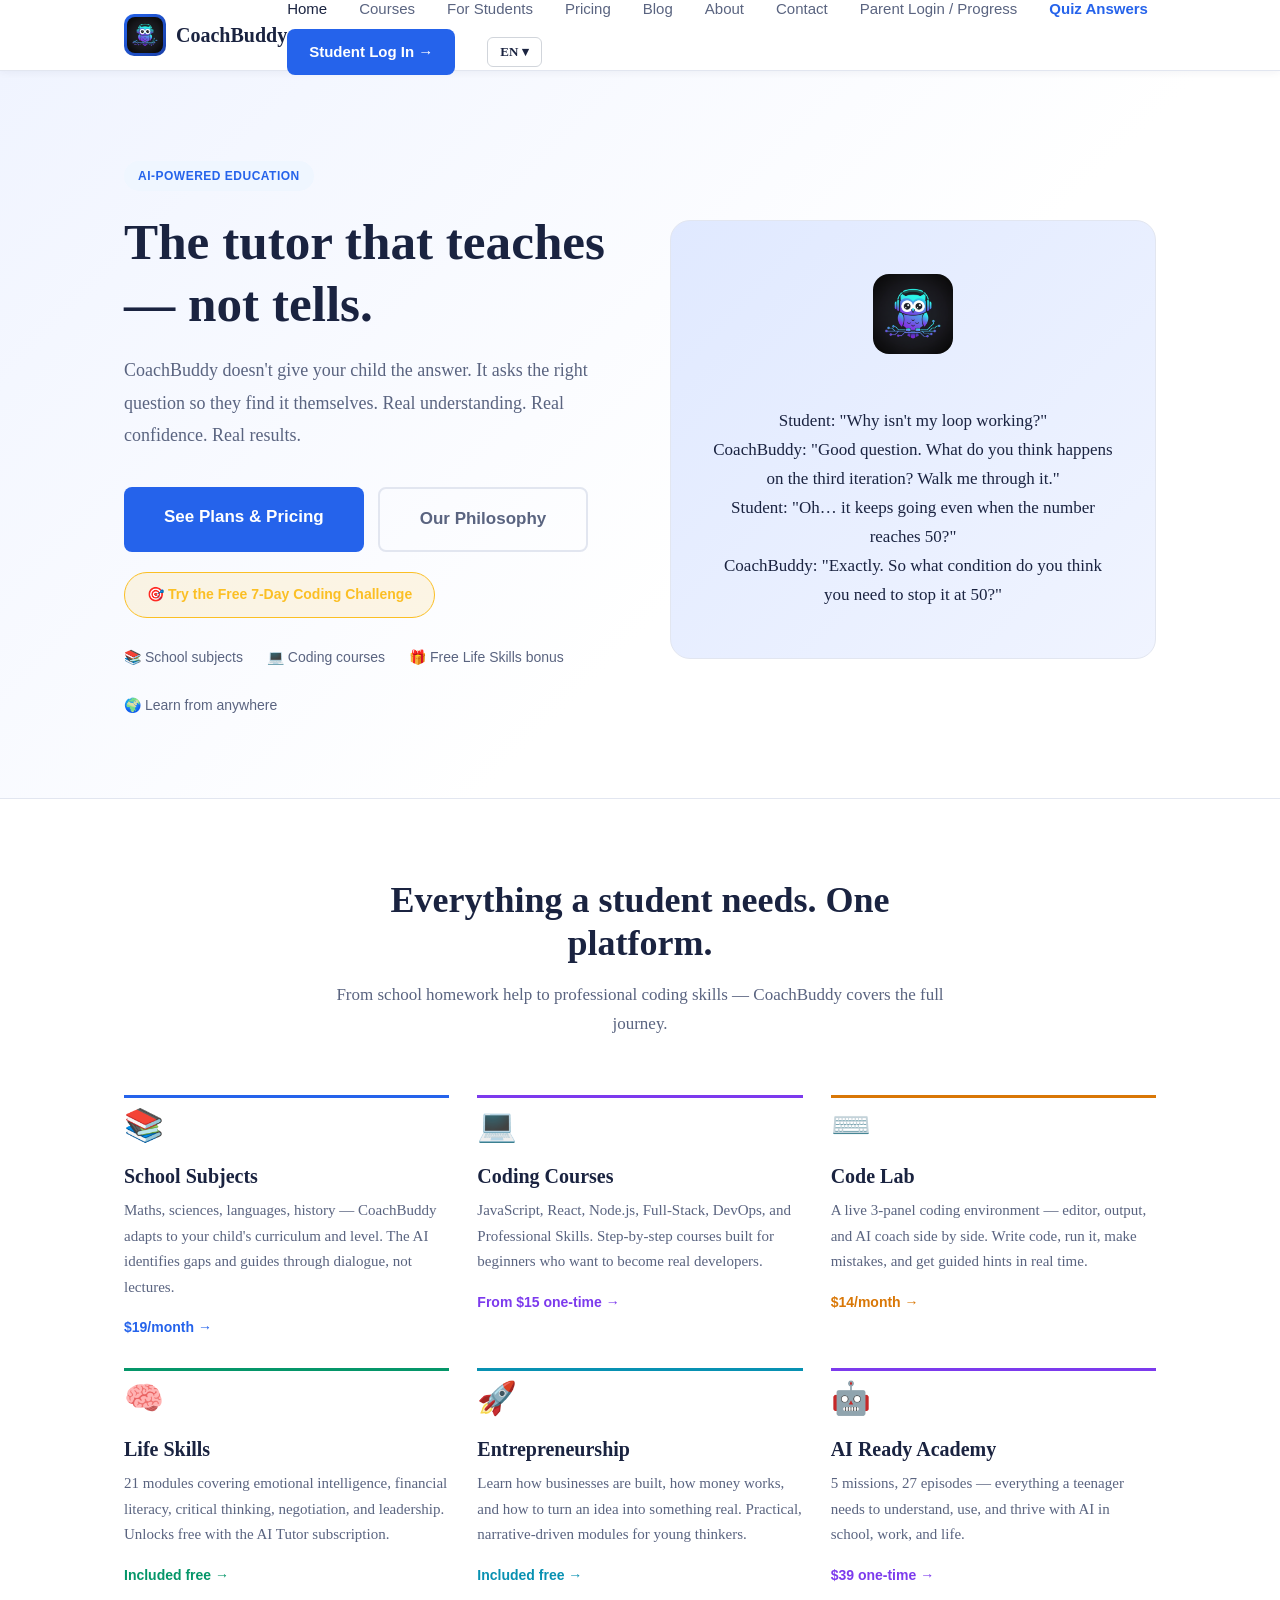
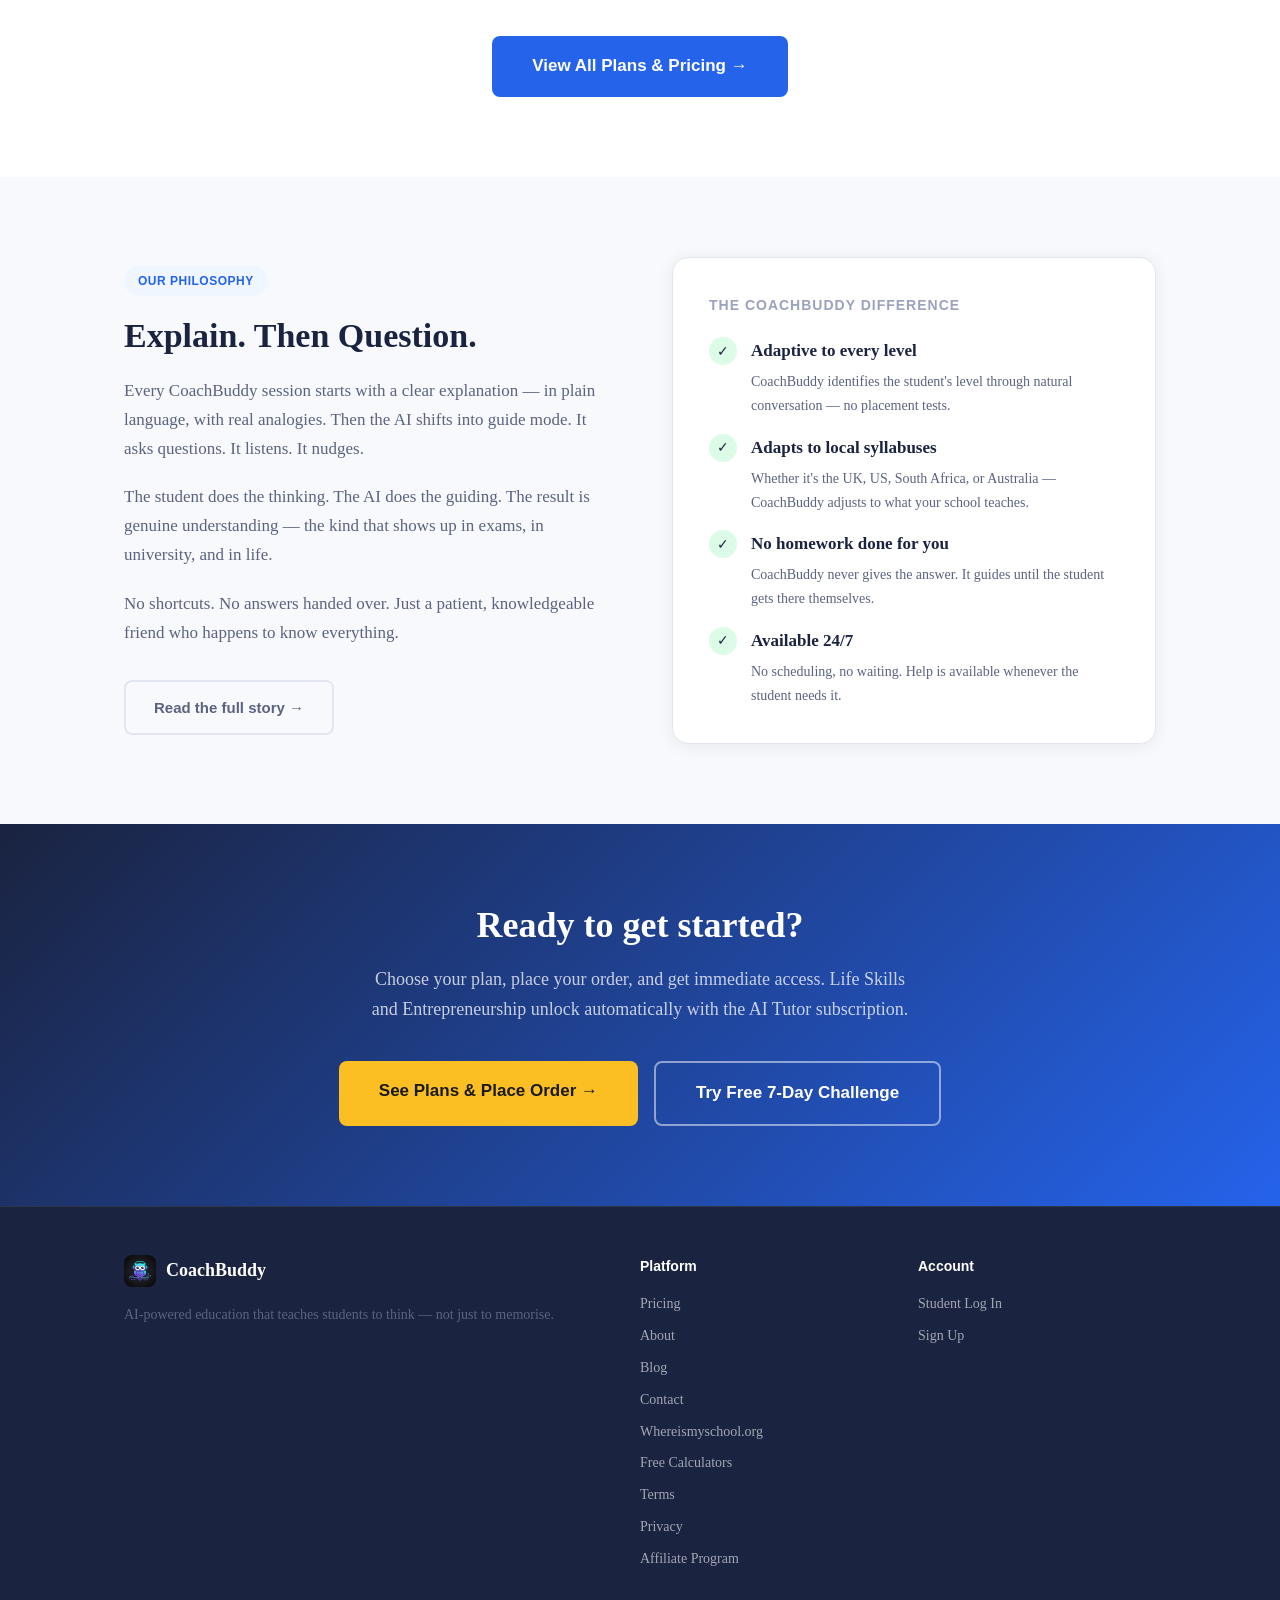
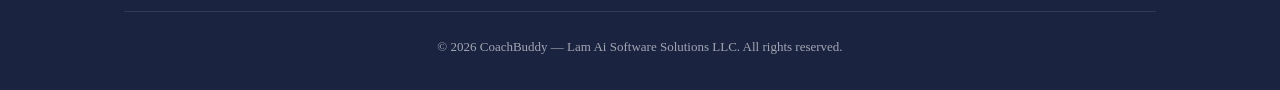
<file: index.html>
<!DOCTYPE html>
<!-- v=1778816600 -->
<html lang="en">
<head>
  <meta charset="UTF-8" />
  <meta name="viewport" content="width=device-width, initial-scale=1.0" />
  <title>CoachBuddy — AI Tutoring That Teaches You to Think</title>
  <meta name="description" content="CoachBuddy is an AI-powered tutoring platform that guides students to find answers themselves. School subjects, coding courses, and life skills." />
  <link rel="stylesheet" href="style.css" />
<script>window.lemonSqueezyAffiliateConfig = { store: "lamaisoftware" };</script>
<script src="https://lmsqueezy.com/affiliate.js" defer></script>
<script src="translations.js"></script>
<script src="i18n.js"></script>
  <meta property="og:title" content="CoachBuddy — AI Tutoring That Teaches You to Think" />
  <meta property="og:description" content="CoachBuddy is an AI-powered tutoring platform that guides students to find answers themselves. School subjects, coding courses, and life skills." />
  <meta property="og:type" content="website" />
  <meta property="og:url" content="https://coachbuddy.dev" />
  <meta property="og:image" content="https://coachbuddy.dev/logo.png" />
  <meta property="og:site_name" content="CoachBuddy" />
  <meta name="twitter:card" content="summary_large_image" />
  <meta name="twitter:title" content="CoachBuddy — AI Tutoring That Teaches You to Think" />
  <meta name="twitter:description" content="CoachBuddy is an AI-powered tutoring platform that guides students to find answers themselves. School subjects, coding courses, and life skills." />
  <meta name="twitter:image" content="https://coachbuddy.dev/logo.png" />
  <link rel="canonical" href="https://coachbuddy.dev" />
  <script type="application/ld+json">
  {
    "@context": "https://schema.org",
    "@type": "Organization",
    "name": "CoachBuddy",
    "url": "https://coachbuddy.dev",
    "logo": "https://coachbuddy.dev/logo.png",
    "description": "AI-powered tutoring platform that guides students to find answers themselves using the Socratic method.",
    "sameAs": [
      "https://www.facebook.com/coachbuddy",
      "https://www.youtube.com/@coachbuddy"
    ]
  }
  </script>
  <script type="application/ld+json">
  {
    "@context": "https://schema.org",
    "@type": "WebSite",
    "name": "CoachBuddy",
    "url": "https://coachbuddy.dev",
    "description": "AI tutoring that teaches students to think, not just memorize. School subjects, coding, and life skills.",
    "potentialAction": {
      "@type": "SearchAction",
      "target": "https://coachbuddy.dev/courses.html?q={search_term_string}",
      "query-input": "required name=search_term_string"
    }
  }
  </script>
<link rel="icon" type="image/png" sizes="32x32" href="/favicon-32.png">
<link rel="icon" href="/favicon.ico" sizes="any">
<link rel="apple-touch-icon" href="/apple-touch-icon.png">
</head>
<body>

<!-- NAV -->
<nav>
  <div class="nav-inner">
    <a class="nav-logo" href="index.html">
      <div class="logo-icon"><img src="logo.png" alt="CoachBuddy" style="width:36px;height:36px;object-fit:contain;border-radius:8px;"></div>
      <span>CoachBuddy</span>
    </a>
    <div class="nav-links" id="navLinks">
      <a href="index.html" class="active" data-i18n="nav.home">Home</a>
      <a href="courses.html" data-i18n="nav.courses">Courses</a>
      <a href="students.html" data-i18n="nav.students">For Students</a>
      <a href="order.html" data-i18n="nav.pricing">Pricing</a>
      <a href="blog.html" data-i18n="nav.blog">Blog</a>
      <a href="about.html" data-i18n="nav.about">About</a>
      <a href="contact.html" data-i18n="nav.contact">Contact</a>
      <a href="https://elevate-u-ceda8d9f.base44.app/parent-dashboard" target="_blank" data-i18n="nav.parent">Parent Login / Progress</a>
      <a href="quiz/" style="font-weight:700;color:#2563eb;">Quiz Answers</a>
      <a href="https://elevate-u-ceda8d9f.base44.app/subjects" class="nav-cta" target="_blank" data-i18n="nav.student_login">Student Log In →</a>
      <div class="cb-lang-switcher" id="cbLangSwitcher" style="position:relative;">
        <button id="cbLangCurrent" onclick="cbToggleLangMenu()" style="background:none;border:1px solid #d1d5db;border-radius:6px;padding:6px 12px;font-size:13px;font-weight:600;cursor:pointer;color:inherit;font-family:inherit;">EN ▾</button>
        <div id="cbLangMenu" style="display:none;position:absolute;top:calc(100% + 6px);right:0;background:#fff;border:1px solid #e2e6f0;border-radius:8px;box-shadow:0 8px 24px rgba(0,0,0,0.12);min-width:150px;z-index:1000;overflow:hidden;">
          <a class="cb-lang-option" data-lang="en" onclick="cbSetLang('en')" style="display:block;padding:10px 16px;font-size:14px;color:#1e293b;text-decoration:none;cursor:pointer;">English</a>
          <a class="cb-lang-option" data-lang="fr" onclick="cbSetLang('fr')" style="display:block;padding:10px 16px;font-size:14px;color:#1e293b;text-decoration:none;cursor:pointer;">Français</a>
          <a class="cb-lang-option" data-lang="es" onclick="cbSetLang('es')" style="display:block;padding:10px 16px;font-size:14px;color:#1e293b;text-decoration:none;cursor:pointer;">Español</a>
          <a class="cb-lang-option" data-lang="vi" onclick="cbSetLang('vi')" style="display:block;padding:10px 16px;font-size:14px;color:#1e293b;text-decoration:none;cursor:pointer;">Tiếng Việt</a>
          <a class="cb-lang-option" data-lang="zh" onclick="cbSetLang('zh')" style="display:block;padding:10px 16px;font-size:14px;color:#1e293b;text-decoration:none;cursor:pointer;">中文</a>
        </div>
      </div>
    </div>
    <button class="hamburger" id="hamburger" aria-label="Menu">
      <span></span><span></span><span></span>
    </button>
  </div>
</nav>

<!-- HERO -->
<section class="hero">
  <div class="container">
    <div class="hero-inner">
      <div>
        <span class="hero-tag" data-i18n="hero.tag">AI-Powered Education</span>
        <h1 data-i18n="hero.title">The tutor that teaches — not tells.</h1>
        <p data-i18n="hero.subtitle">CoachBuddy doesn't give your child the answer. It asks the right question so they find it themselves. Real understanding. Real confidence. Real results.</p>
        <div class="hero-btns">
          <a href="order.html" class="btn btn-primary btn-lg" data-i18n="hero.btn_pricing">See Plans &amp; Pricing</a>
          <a href="about.html" class="btn btn-outline btn-lg" data-i18n="hero.btn_philosophy">Our Philosophy</a>
        </div>
        <div style="margin-top:20px;">
          <a href="https://elevate-u-ceda8d9f.base44.app/register" style="display:inline-flex;align-items:center;gap:8px;background:rgba(251,191,36,0.12);border:1.5px solid #fbbf24;color:#fbbf24;padding:10px 22px;border-radius:50px;font-size:14px;font-weight:600;text-decoration:none;font-family:Arial,sans-serif;">
            <span data-i18n="hero.trial">🎯 Try the Free 7-Day Coding Challenge</span>
          </a>
        </div>
        <div style="margin-top:28px;display:flex;gap:24px;flex-wrap:wrap;">
          <span style="font-size:14px;color:var(--dim);font-family:Arial,sans-serif;" data-i18n="hero.tag_subjects">📚 School subjects</span>
          <span style="font-size:14px;color:var(--dim);font-family:Arial,sans-serif;" data-i18n="hero.tag_coding">💻 Coding courses</span>
          <span style="font-size:14px;color:var(--dim);font-family:Arial,sans-serif;" data-i18n="hero.tag_freebonus">🎁 Free Life Skills bonus</span>
          <span style="font-size:14px;color:var(--dim);font-family:Arial,sans-serif;" data-i18n="hero.tag_anywhere">🌍 Learn from anywhere</span>
        </div>
      </div>
      <div class="hero-image">
        <div class="big-icon"><img src="logo.png" alt="CoachBuddy" style="width:80px;height:80px;object-fit:contain;border-radius:16px;"></div>
        <div class="chat-demo">
          <div class="chat-bubble student" data-i18n="hero.chat1">Student: "Why isn't my loop working?"</div>
          <div class="chat-bubble coach" data-i18n="hero.chat2">CoachBuddy: "Good question. What do you think happens on the third iteration? Walk me through it."</div>
          <div class="chat-bubble student" data-i18n="hero.chat3">Student: "Oh… it keeps going even when the number reaches 50?"</div>
          <div class="chat-bubble coach" data-i18n="hero.chat4">CoachBuddy: "Exactly. So what condition do you think you need to stop it at 50?"</div>
        </div>
      </div>
    </div>
  </div>
</section>

<!-- WHAT WE OFFER -->
<section class="section" style="background:#fff;">
  <div class="container">
    <div style="text-align:center;max-width:640px;margin:0 auto 56px;">
      <h2 style="font-size:36px;margin-bottom:16px;" data-i18n="offer.title">Everything a student needs. One platform.</h2>
      <p data-i18n="offer.subtitle">From school homework help to professional coding skills — CoachBuddy covers the full journey.</p>
    </div>
    <div style="display:grid;grid-template-columns:repeat(auto-fit,minmax(280px,1fr));gap:28px;">

      <div class="feature-card" style="border-top:3px solid #2563eb;">
        <div style="font-size:32px;margin-bottom:12px;">📚</div>
        <h3 style="font-size:20px;margin-bottom:10px;" data-i18n="offer.subjects.title">School Subjects</h3>
        <p style="font-size:15px;" data-i18n="offer.subjects.desc">Maths, sciences, languages, history — CoachBuddy adapts to your child's curriculum and level. The AI identifies gaps and guides through dialogue, not lectures.</p>
        <div style="margin-top:16px;font-size:14px;font-family:Arial,sans-serif;color:var(--blue);font-weight:600;" data-i18n="offer.subjects.price">$19/month →</div>
      </div>

      <div class="feature-card" style="border-top:3px solid #7c3aed;">
        <div style="font-size:32px;margin-bottom:12px;">💻</div>
        <h3 style="font-size:20px;margin-bottom:10px;" data-i18n="offer.coding.title">Coding Courses</h3>
        <p style="font-size:15px;" data-i18n="offer.coding.desc">JavaScript, React, Node.js, Full-Stack, DevOps, and Professional Skills. Step-by-step courses built for beginners who want to become real developers.</p>
        <div style="margin-top:16px;font-size:14px;font-family:Arial,sans-serif;color:#7c3aed;font-weight:600;" data-i18n="offer.coding.price">From $15 one-time →</div>
      </div>

      <div class="feature-card" style="border-top:3px solid #d97706;">
        <div style="font-size:32px;margin-bottom:12px;">⌨️</div>
        <h3 style="font-size:20px;margin-bottom:10px;" data-i18n="offer.codelab.title">Code Lab</h3>
        <p style="font-size:15px;" data-i18n="offer.codelab.desc">A live 3-panel coding environment — editor, output, and AI coach side by side. Write code, run it, make mistakes, and get guided hints in real time.</p>
        <div style="margin-top:16px;font-size:14px;font-family:Arial,sans-serif;color:#d97706;font-weight:600;" data-i18n="offer.codelab.price">$14/month →</div>
      </div>

      <div class="feature-card" style="border-top:3px solid #059669;">
        <div style="font-size:32px;margin-bottom:12px;">🧠</div>
        <h3 style="font-size:20px;margin-bottom:10px;" data-i18n="offer.lifeskills.title">Life Skills</h3>
        <p style="font-size:15px;" data-i18n="offer.lifeskills.desc">21 modules covering emotional intelligence, financial literacy, critical thinking, negotiation, and leadership. Unlocks free with the AI Tutor subscription.</p>
        <div style="margin-top:16px;font-size:14px;font-family:Arial,sans-serif;color:#059669;font-weight:600;" data-i18n="offer.lifeskills.price">Included free →</div>
      </div>

      <div class="feature-card" style="border-top:3px solid #0891b2;">
        <div style="font-size:32px;margin-bottom:12px;">🚀</div>
        <h3 style="font-size:20px;margin-bottom:10px;" data-i18n="offer.entrepreneurship.title">Entrepreneurship</h3>
        <p style="font-size:15px;" data-i18n="offer.entrepreneurship.desc">Learn how businesses are built, how money works, and how to turn an idea into something real. Practical, narrative-driven modules for young thinkers.</p>
        <div style="margin-top:16px;font-size:14px;font-family:Arial,sans-serif;color:#0891b2;font-weight:600;" data-i18n="offer.entrepreneurship.price">Included free →</div>
      </div>
      <!-- AI Academy card -->
      <div class="feature-card" style="border-top:3px solid #7c3aed;">
        <div style="font-size:32px;margin-bottom:12px;">🤖</div>
        <h3 style="font-size:20px;margin-bottom:10px;" data-i18n="offer.aiready.title">AI Ready Academy</h3>
        <p style="font-size:15px;" data-i18n="offer.aiready.desc">5 missions, 27 episodes — everything a teenager needs to understand, use, and thrive with AI in school, work, and life.</p>
        <div style="margin-top:16px;font-size:14px;font-family:Arial,sans-serif;color:#7c3aed;font-weight:600;" data-i18n="offer.aiready.price">$39 one-time →</div>
        </div>

    </div>
    <div style="text-align:center;margin-top:48px;">
      <a href="order.html" class="btn btn-primary btn-lg">View All Plans & Pricing →</a>
    </div>
  </div>
</section>

<!-- PHILOSOPHY -->
<section class="section" style="background:var(--surface);">
  <div class="container">
    <div style="display:grid;grid-template-columns:1fr 1fr;gap:64px;align-items:center;">
      <div>
        <span class="hero-tag" data-i18n="philosophy.tag">Our Philosophy</span>
        <h2 style="font-size:34px;margin-bottom:20px;" data-i18n="philosophy.title">Explain. Then Question.</h2>
        <p style="margin-bottom:20px;" data-i18n="philosophy.p1">Every CoachBuddy session starts with a clear explanation — in plain language, with real analogies. Then the AI shifts into guide mode. It asks questions. It listens. It nudges.</p>
        <p style="margin-bottom:20px;" data-i18n="philosophy.p2">The student does the thinking. The AI does the guiding. The result is genuine understanding — the kind that shows up in exams, in university, and in life.</p>
        <p data-i18n="philosophy.p3">No shortcuts. No answers handed over. Just a patient, knowledgeable friend who happens to know everything.</p>
        <div style="margin-top:32px;">
          <a href="about.html" class="btn btn-outline" data-i18n="philosophy.read_more">Read the full story →</a>
        </div>
      </div>
      <div style="background:#fff;border-radius:16px;padding:36px;border:1px solid var(--border);box-shadow:var(--shadow);">
        <div style="font-size:14px;font-family:Arial,sans-serif;font-weight:700;color:var(--muted);text-transform:uppercase;letter-spacing:1px;margin-bottom:20px;" data-i18n="philosophy.diff_label">The CoachBuddy Difference</div>
        <div style="display:flex;flex-direction:column;gap:16px;">
          <div style="display:flex;gap:14px;align-items:flex-start;">
            <div style="width:28px;height:28px;border-radius:50%;background:#dcfce7;display:flex;align-items:center;justify-content:center;flex-shrink:0;font-size:14px;">✓</div>
            <div><strong style="color:var(--navy);" data-i18n="philosophy.diff1_title">Adaptive to every level</strong><p style="font-size:14px;margin:4px 0 0;" data-i18n="philosophy.diff1_desc">CoachBuddy identifies the student's level through natural conversation — no placement tests.</p></div>
          </div>
          <div style="display:flex;gap:14px;align-items:flex-start;">
            <div style="width:28px;height:28px;border-radius:50%;background:#dcfce7;display:flex;align-items:center;justify-content:center;flex-shrink:0;font-size:14px;">✓</div>
            <div><strong style="color:var(--navy);" data-i18n="philosophy.diff2_title">Adapts to local syllabuses</strong><p style="font-size:14px;margin:4px 0 0;" data-i18n="philosophy.diff2_desc">Whether it's the UK, US, South Africa, or Australia — CoachBuddy adjusts to what your school teaches.</p></div>
          </div>
          <div style="display:flex;gap:14px;align-items:flex-start;">
            <div style="width:28px;height:28px;border-radius:50%;background:#dcfce7;display:flex;align-items:center;justify-content:center;flex-shrink:0;font-size:14px;">✓</div>
            <div><strong style="color:var(--navy);" data-i18n="philosophy.diff3_title">No homework done for you</strong><p style="font-size:14px;margin:4px 0 0;" data-i18n="philosophy.diff3_desc">CoachBuddy never gives the answer. It guides until the student gets there themselves.</p></div>
          </div>
          <div style="display:flex;gap:14px;align-items:flex-start;">
            <div style="width:28px;height:28px;border-radius:50%;background:#dcfce7;display:flex;align-items:center;justify-content:center;flex-shrink:0;font-size:14px;">✓</div>
            <div><strong style="color:var(--navy);" data-i18n="philosophy.diff4_title">Available 24/7</strong><p style="font-size:14px;margin:4px 0 0;" data-i18n="philosophy.diff4_desc">No scheduling, no waiting. Help is available whenever the student needs it.</p></div>
          </div>
        </div>
      </div>
    </div>
  </div>
</section>

<!-- CTA -->
<section style="background:linear-gradient(135deg,#1a2340,#2563eb);padding:80px 0;text-align:center;">
  <div class="container">
    <h2 style="color:#fff;font-size:36px;margin-bottom:16px;" data-i18n="cta.title">Ready to get started?</h2>
    <p style="color:rgba(255,255,255,0.75);font-size:18px;margin-bottom:36px;max-width:560px;margin-left:auto;margin-right:auto;" data-i18n="cta.subtitle">Choose your plan, place your order, and get immediate access. Life Skills and Entrepreneurship unlock automatically with qualifying purchases.</p>
    <div style="display:flex;gap:16px;justify-content:center;flex-wrap:wrap;">
      <a href="order.html" class="btn btn-lg" style="background:#fbbf24;color:#1a1a1a;border:none;" data-i18n="cta.btn_plans">See Plans &amp; Place Order →</a>
      <a href="https://elevate-u-ceda8d9f.base44.app/register" class="btn btn-lg" style="background:transparent;color:#fff;border:2px solid rgba(255,255,255,0.5);" data-i18n="cta.btn_trial">Try Free 7-Day Challenge</a>
    </div>
  </div>
</section>

<!-- FOOTER -->
<footer style="background:var(--navy);color:rgba(255,255,255,0.6);padding:48px 0 32px;">
  <div class="container">
    <div style="display:grid;grid-template-columns:2fr 1fr 1fr;gap:40px;margin-bottom:40px;">
      <div>
        <div style="display:flex;align-items:center;gap:10px;margin-bottom:16px;">
          <img src="logo.png" alt="CoachBuddy" style="width:32px;height:32px;border-radius:8px;">
          <span style="color:#fff;font-weight:700;font-size:18px;font-family:Georgia,serif;">CoachBuddy</span>
        </div>
        <p style="font-size:14px;line-height:1.7;" data-i18n="footer.tagline">AI-powered education that teaches students to think — not just to memorise.</p>
      </div>
      <div>
        <div style="color:#fff;font-weight:700;font-size:14px;margin-bottom:14px;font-family:Arial,sans-serif;" data-i18n="footer.platform_heading">Platform</div>
        <div style="display:flex;flex-direction:column;gap:8px;font-size:14px;">
          <a href="order.html" style="color:rgba(255,255,255,0.6);" data-i18n="nav.pricing">Pricing</a>
          <a href="about.html" style="color:rgba(255,255,255,0.6);" data-i18n="nav.about">About</a>
          <a href="blog.html" style="color:rgba(255,255,255,0.6);" data-i18n="nav.blog">Blog</a>
          <a href="contact.html" style="color:rgba(255,255,255,0.6);" data-i18n="nav.contact">Contact</a>
          <a href="https://whereismyschool.org" style="color:rgba(255,255,255,0.6);" target="_blank" rel="noopener" title="Find and rate schools across the USA">Whereismyschool.org</a>
          <a href="https://calculators.whereismyschool.org" style="color:rgba(255,255,255,0.6);" target="_blank" rel="noopener" data-i18n="footer.calculators">Free Calculators</a>
        <a href="terms.html" style="color:rgba(255,255,255,0.6);" data-i18n="footer.terms">Terms</a>
          <a href="privacy.html" style="color:rgba(255,255,255,0.6);" data-i18n="footer.privacy">Privacy</a>
        <a href="affiliate.html" style="color:rgba(255,255,255,0.6);" data-i18n="footer.affiliate_program">Affiliate Program</a>
        </div>
      </div>
      <div>
        <div style="color:#fff;font-weight:700;font-size:14px;margin-bottom:14px;font-family:Arial,sans-serif;" data-i18n="footer.account_heading">Account</div>
        <div style="display:flex;flex-direction:column;gap:8px;font-size:14px;">
          <a href="https://elevate-u-ceda8d9f.base44.app/subjects" style="color:rgba(255,255,255,0.6);" target="_blank" data-i18n="footer.link_student_login">Student Log In</a>
          <a href="order.html" style="color:rgba(255,255,255,0.6);" data-i18n="footer.link_sign_up">Sign Up</a>
        </div>
      </div>
    </div>
    <div style="border-top:1px solid rgba(255,255,255,0.1);padding-top:24px;font-size:13px;text-align:center;">
      © 2026 CoachBuddy — Lam Ai Software Solutions LLC. All rights reserved.
    </div>
  </div>
</footer>

<script>
  document.getElementById('hamburger').addEventListener('click', function() {
    document.getElementById('navLinks').classList.toggle('open');
  });
</script>
</body>
</html>
</file>
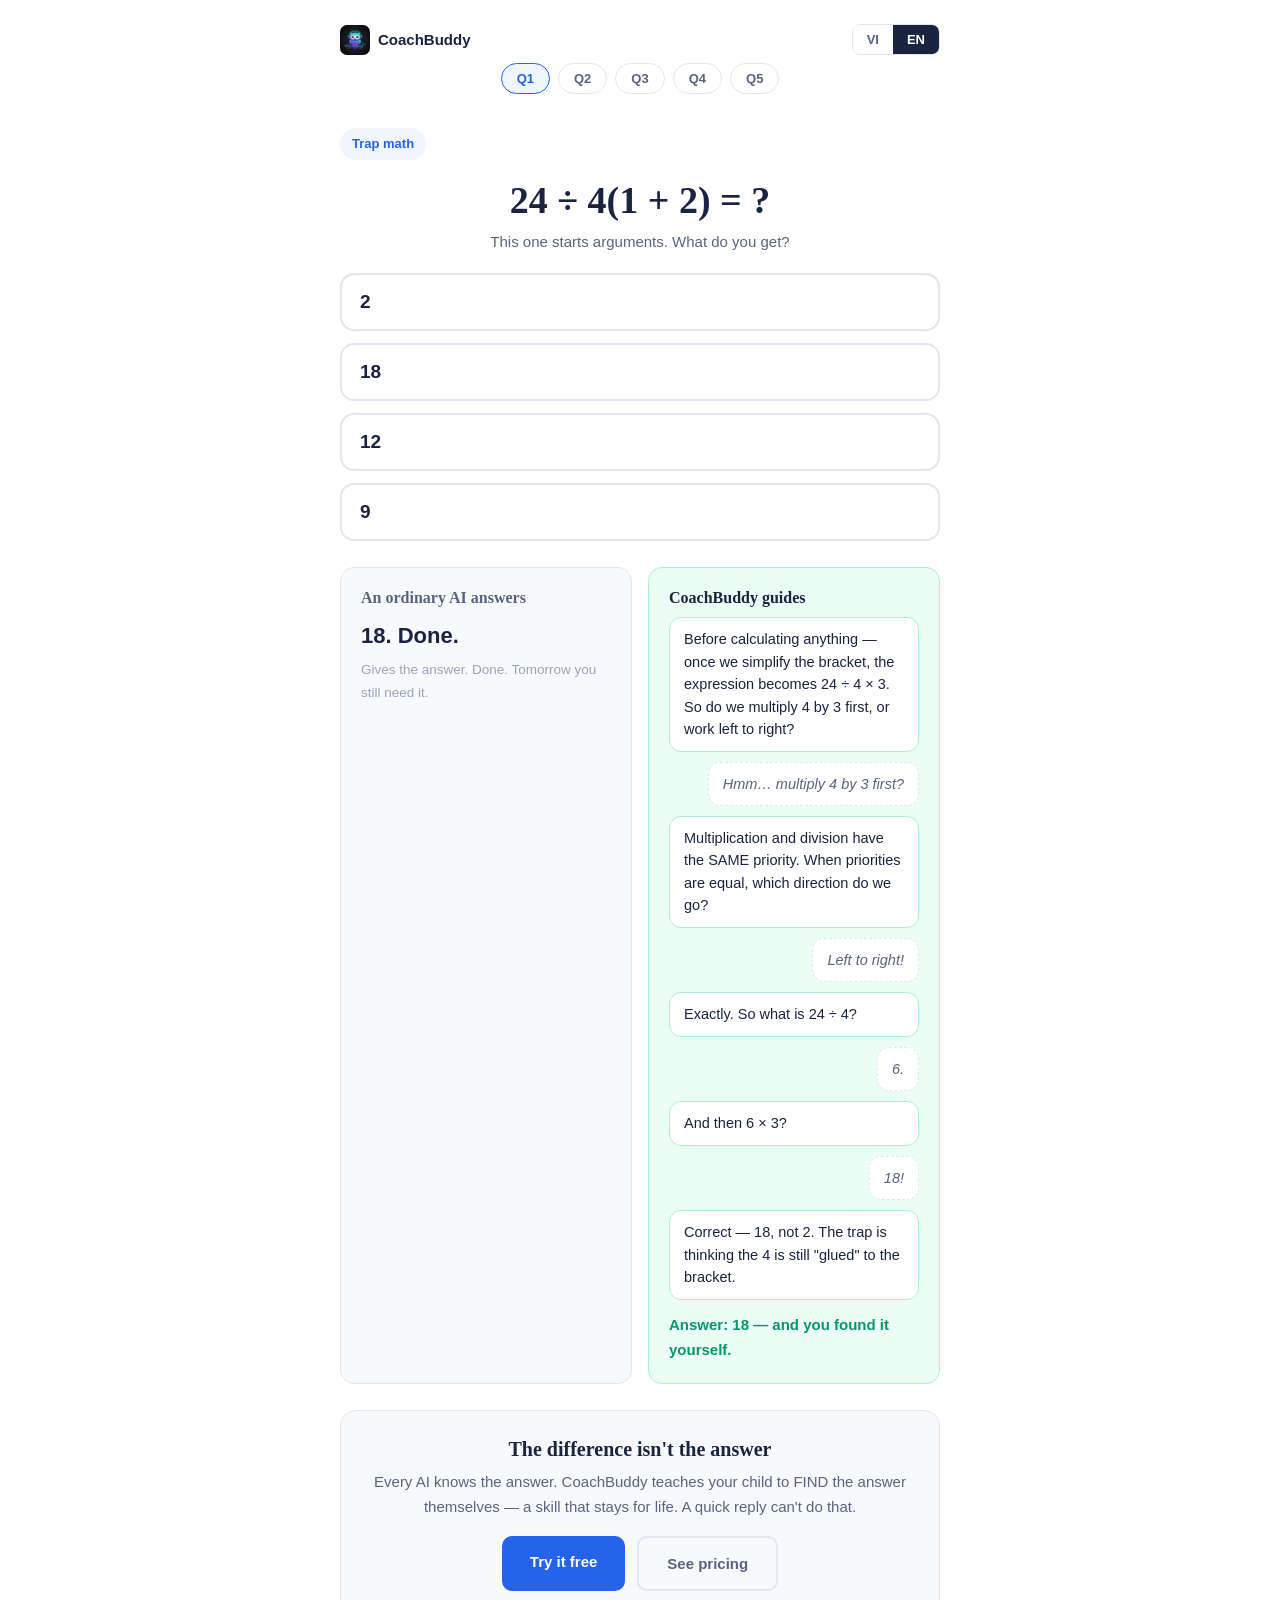
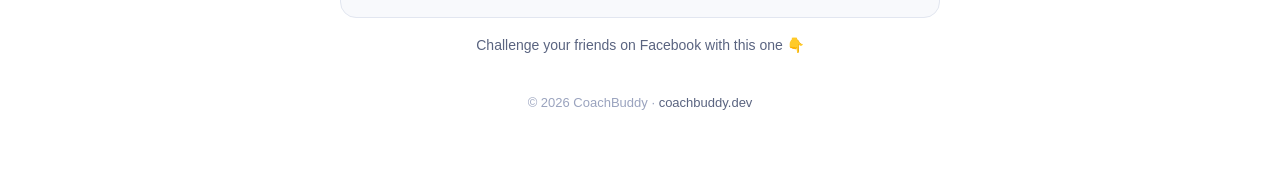
<file: quiz/index.html>
<!DOCTYPE html>
<html lang="vi">
<head>
  <meta charset="UTF-8" />
  <meta name="viewport" content="width=device-width, initial-scale=1.0" />
  <title>CoachBuddy Quiz — Bạn trả lời đúng không?</title>
  <meta name="description" content="Giải đáp các câu đố viral trên Facebook: xem cách một AI thông thường trả lời, và cách CoachBuddy hướng dẫn để bạn TỰ TÌM RA đáp án." />
  <link rel="stylesheet" href="../style.css" />
  <meta property="og:title" content="Bạn trả lời đúng không? Xem đáp án tại CoachBuddy" />
  <meta property="og:description" content="So sánh cách một AI thông thường trả lời và cách CoachBuddy dạy bạn tự tìm ra đáp án." />
  <meta property="og:type" content="website" />
  <meta property="og:url" content="https://coachbuddy.dev/quiz/" />
  <meta property="og:image" content="https://coachbuddy.dev/logo.png" />
  <link rel="canonical" href="https://coachbuddy.dev/quiz/" />
  <style>
    .quiz-wrap { max-width: 640px; margin: 0 auto; padding: 24px 20px 64px; font-family: Arial, sans-serif; }
    .quiz-top { display:flex; align-items:center; justify-content:space-between; margin-bottom:8px; }
    .quiz-top a { display:flex; align-items:center; gap:8px; font-weight:700; color:var(--navy); font-size:15px; text-decoration:none; }
    .quiz-top a:hover { text-decoration:none; }
    .qlang { display:flex; gap:0; border:1px solid var(--border); border-radius:8px; overflow:hidden; }
    .qlang button { background:#fff; border:none; padding:7px 14px; font-size:13px; font-weight:700; cursor:pointer; color:var(--dim); font-family:inherit; }
    .qlang button.on { background:var(--navy); color:#fff; }
    .qtype { display:inline-block; background:var(--blue-light); color:var(--blue); font-weight:700; font-size:13px; padding:5px 12px; border-radius:999px; margin:14px 0 8px; }
    .qtext { font-family: Georgia, serif; font-size: clamp(26px, 7vw, 38px); font-weight:700; color:var(--navy); line-height:1.3; margin: 8px 0 4px; text-align:center; }
    .qsub { color:var(--dim); font-size:15px; text-align:center; margin-bottom:18px; }
    .qtabs { display:flex; gap:8px; justify-content:center; margin: 4px 0 20px; flex-wrap:wrap; }
    .qtabs button { background:#fff; border:1.5px solid var(--border); color:var(--dim); border-radius:999px; padding:7px 15px; font-size:13px; font-weight:700; cursor:pointer; font-family:inherit; }
    .qtabs button.on { border-color:var(--blue); color:var(--blue); background:var(--blue-light); }
    .answers { display:grid; gap:12px; }
    .ans-btn { background:#fff; border:2px solid var(--border); border-radius:14px; padding:16px 18px; font-size:19px; font-weight:700; color:var(--navy); cursor:pointer; text-align:left; font-family:inherit; transition: border-color .15s; }
    .ans-btn:hover { border-color:var(--blue); }
    .ans-btn:disabled { cursor:default; opacity:.85; }
    .ans-btn.correct { border-color:var(--green); background:var(--green-light); }
    .ans-btn.wrong { border-color:#dc2626; background:#fef2f2; }
    .ans-bar { height:8px; border-radius:99px; background:var(--border); margin-top:10px; overflow:hidden; }
    .ans-bar > div { height:100%; background:var(--blue); border-radius:99px; }
    .ans-count { font-size:13px; color:var(--dim); margin-top:5px; font-weight:600; }
    .stats-line { text-align:center; color:var(--muted); font-size:13.5px; margin:14px 0 0; }
    .reveal-box { margin-top:26px; display:none; }
    .reveal-box.show { display:block; }
    .reveal-grid { display:grid; gap:16px; }
    @media(min-width:700px){ .reveal-grid { grid-template-columns:1fr 1fr; } }
    .rbox { border-radius:14px; padding:20px; border:1px solid var(--border); background:var(--surface); }
    .rbox.cb { background:var(--green-light); border-color:#a7f3d0; }
    .rbox h3 { font-size:16px; margin-bottom:10px; }
    .rbox.ai h3 { color:var(--dim); }
    .rbox .ai-answer { font-size:22px; font-weight:700; color:var(--navy); margin:10px 0 4px; }
    .rbox .ai-note { font-size:13.5px; color:var(--muted); }
    .chat { display:flex; flex-direction:column; gap:10px; margin-top:6px; }
    .cbub { padding:10px 14px; border-radius:12px; font-size:14.5px; line-height:1.55; }
    .cbub.t { background:#fff; border:1px solid #a7f3d0; color:var(--navy); }
    .cbub.s { background:#fff; border:1px dashed var(--border); color:var(--dim); font-style:italic; align-self:flex-end; max-width:88%; }
    .verdict { margin-top:12px; font-weight:700; color:var(--green); font-size:15px; }
    .pitch { margin-top:26px; text-align:center; background:var(--surface); border:1px solid var(--border); border-radius:16px; padding:26px 20px; }
    .pitch h2 { font-size:20px; margin-bottom:8px; }
    .pitch p { font-size:15px; margin-bottom:16px; }
    .pitch .btns { display:flex; gap:12px; justify-content:center; flex-wrap:wrap; }
    .btn { display:inline-block; padding:13px 28px; border-radius:10px; font-weight:700; font-size:15px; text-decoration:none; font-family:Arial,sans-serif; cursor:pointer; border:none; }
    .btn-primary { background:var(--blue); color:#fff; }
    .btn-primary:hover { background:#1d4ed8; text-decoration:none; color:#fff; }
    .btn-outline { background:transparent; border:2px solid var(--border); color:var(--dim); }
    .btn-outline:hover { border-color:var(--blue); color:var(--blue); text-decoration:none; }
    .quiz-foot { text-align:center; margin-top:34px; color:var(--muted); font-size:13px; }
    .quiz-foot a { color:var(--dim); }
    .qshare { text-align:center; margin-top:16px; color:var(--dim); font-size:14px; }
  </style>
<link rel="icon" type="image/png" sizes="32x32" href="/favicon-32.png">
<link rel="icon" href="/favicon.ico" sizes="any">
<link rel="apple-touch-icon" href="/apple-touch-icon.png">
</head>
<body>

<div class="quiz-wrap">
  <div class="quiz-top">
    <a href="../index.html"><img src="../logo.png" alt="CoachBuddy" style="width:30px;height:30px;border-radius:7px;"> CoachBuddy</a>
    <div class="qlang">
      <button id="langVi" onclick="setLang('vi')">VI</button>
      <button id="langEn" onclick="setLang('en')">EN</button>
    </div>
  </div>

  <div class="qtabs" id="qTabs"></div>

  <span class="qtype" id="qType"></span>
  <h1 class="qtext" id="qText"></h1>
  <p class="qsub" id="qSub"></p>

  <div class="answers" id="answers"></div>
  <p class="stats-line" id="statsLine"></p>

  <div class="reveal-box" id="revealBox">
    <div class="reveal-grid">
      <div class="rbox ai">
        <h3 id="aiTitle">AI thông thường trả lời</h3>
        <div class="ai-answer" id="aiAnswer"></div>
        <div class="ai-note" id="aiNote"></div>
      </div>
      <div class="rbox cb">
        <h3 id="cbTitle">CoachBuddy hướng dẫn</h3>
        <div class="chat" id="cbChat"></div>
        <div class="verdict" id="cbVerdict"></div>
      </div>
    </div>

    <div class="pitch">
      <h2 id="pitchTitle"></h2>
      <p id="pitchBody"></p>
      <div class="btns">
        <a class="btn btn-primary" id="ctaTrial" href="https://elevate-u-ceda8d9f.base44.app/register" target="_blank"></a>
        <a class="btn btn-outline" id="ctaPricing" href="../order.html"></a>
      </div>
    </div>
  </div>

  <p class="qshare" id="qShare"></p>
  <div class="quiz-foot">© 2026 CoachBuddy · <a href="../index.html">coachbuddy.dev</a></div>
</div>

<script>
(function(){
  var API = 'https://jessica-66f062a1.base44.app/functions/recordQuizEvent';
  var APP_REGISTER = 'https://elevate-u-ceda8d9f.base44.app/register';

  var QUIZ = [
    {
      id: 'q1',
      type: { vi: 'Toán bẫy', en: 'Trap math' },
      text: { vi: '24 ÷ 4(1 + 2) = ?', en: '24 ÷ 4(1 + 2) = ?' },
      sub: { vi: 'Câu này đang gây tranh luận. Bạn tính ra bao nhiêu?', en: 'This one starts arguments. What do you get?' },
      options: ['2', '18', '12', '9'],
      correct: 1,
      ai: { vi: '18. Xong.', en: '18. Done.' },
      chat: {
        vi: [
          ['t', 'Khoan tính vội. Sau khi rút gọn trong ngoặc, biểu thức trở thành 24 ÷ 4 × 3. Vậy ta nhân 4 với 3 trước, hay tính từ trái sang phải?'],
          ['s', 'Ừm… nhân 4 với 3 trước?'],
          ['t', 'Nhân và chia có cùng độ ưu tiên. Khi bằng nhau thì tính theo hướng nào?'],
          ['s', 'Từ trái sang phải!'],
          ['t', 'Chính xác. Vậy 24 ÷ 4 bằng bao nhiêu?'],
          ['s', '6.'],
          ['t', 'Rồi 6 × 3 bằng bao nhiêu?'],
          ['s', '18!'],
          ['t', 'Đúng rồi — 18, không phải 2. Bẫy nằm ở chỗ tưởng số 4 vẫn "neo" trong ngoặc.']
        ],
        en: [
          ['t', 'Before calculating anything — once we simplify the bracket, the expression becomes 24 ÷ 4 × 3. So do we multiply 4 by 3 first, or work left to right?'],
          ['s', 'Hmm… multiply 4 by 3 first?'],
          ['t', 'Multiplication and division have the SAME priority. When priorities are equal, which direction do we go?'],
          ['s', 'Left to right!'],
          ['t', 'Exactly. So what is 24 ÷ 4?'],
          ['s', '6.'],
          ['t', 'And then 6 × 3?'],
          ['s', '18!'],
          ['t', 'Correct — 18, not 2. The trap is thinking the 4 is still "glued" to the bracket.']
        ]
      },
      verdict: { vi: 'Đáp án: 18 — và bạn tự tìm ra nó.', en: 'Answer: 18 — and you found it yourself.' }
    },
    {
      id: 'q2',
      type: { vi: 'Quy luật số', en: 'Number pattern' },
      text: { vi: '9 = 90, 8 = 72, 7 = 56, 6 = 42, 3 = ?', en: '9 = 90, 8 = 72, 7 = 56, 6 = 42, 3 = ?' },
      sub: { vi: 'Đừng nhìn cả dãy. Chỉ nhìn MỘT cặp số.', en: 'Don\'t stare at the whole list. Look at ONE pair.' },
      options: ['30', '12', '14', '6'],
      correct: 1,
      ai: { vi: '12. Xong.', en: '12. Done.' },
      chat: {
        vi: [
          ['t', 'Đừng lo tìm quy luật cả dãy ngay. Chỉ nhìn cặp đầu: 9 → 90. Số nào nhân với 9 ra 90?'],
          ['s', '10.'],
          ['t', 'Vậy mỗi số có vẻ được nhân với…?'],
          ['s', 'Chính nó cộng 1! 9 × 10, 8 × 9…'],
          ['t', 'Kiểm tra thử với 7 xem?'],
          ['s', '7 × 8 = 56. Đúng rồi!'],
          ['t', 'Vậy 3 nhân với bao nhiêu?'],
          ['s', '3 × 4 = 12!']
        ],
        en: [
          ['t', 'Don\'t try to see the whole pattern yet. Just look at the first pair: 9 → 90. What times 9 gives 90?'],
          ['s', '10.'],
          ['t', 'So each number seems to be multiplied by…?'],
          ['s', 'Itself plus one! 9 × 10, 8 × 9…'],
          ['t', 'Check it against 7.'],
          ['s', '7 × 8 = 56. It works!'],
          ['t', 'So what is 3 multiplied by?'],
          ['s', '3 × 4 = 12!']
        ]
      },
      verdict: { vi: 'Đáp án: 12. Ai trả lời 30 đã bị "bẫy trừ đều" đánh lừa.', en: 'Answer: 12. If you said 30, the "even subtraction" trap got you.' }
    },
    {
      id: 'q3',
      type: { vi: 'Câu đố logic', en: 'Lateral riddle' },
      text: { vi: 'Cộng 5 vào 9… ra 2. Tại sao?', en: 'Add 5 to 9… and get 2. How?' },
      sub: { vi: 'Trong phép tính thường thì đây là điều bất khả. Vậy còn nơi nào khác?', en: 'In ordinary arithmetic this is impossible. Where else could it be true?' },
      options: [
        { vi: 'Một phép tính sai', en: 'A calculation error' },
        { vi: 'Trên đồng hồ', en: 'On a clock' },
        { vi: 'Trong số La Mã', en: 'In Roman numerals' },
        { vi: 'Không bao giờ có thể', en: 'It can never happen' }
      ],
      correct: 1,
      ai: { vi: 'Trên đồng hồ: 9 giờ cộng 5 tiếng là 2 giờ. Xong.', en: 'On a clock: 9 o\'clock plus 5 hours is 2 o\'clock. Done.' },
      chat: {
        vi: [
          ['t', 'Giả sử phép cộng này ĐÚNG thì ở đâu đó. Trong phép tính thường, 9 + 5 bao nhiêu?'],
          ['s', '14.'],
          ['t', 'Vậy để bằng 2, con số 14 phải "quay vòng" thành 2. Cái gì có số 14 rồi quay về 2?'],
          ['s', '…Chu kỳ 12!'],
          ['t', 'Chính xác. Cái gì chạy theo chu kỳ 12?'],
          ['s', 'Mặt đồng hồ! 9 giờ + 5 tiếng = 2 giờ.']
        ],
        en: [
          ['t', 'Suppose this addition is true somewhere. In ordinary arithmetic, what is 9 + 5?'],
          ['s', '14.'],
          ['t', 'So for it to equal 2, the 14 must "wrap around" to 2. What turns 14 into 2?'],
          ['s', '…A cycle of 12!'],
          ['t', 'Exactly. What runs on a 12-cycle?'],
          ['s', 'A clock face! 9 o\'clock + 5 hours = 2 o\'clock.']
        ]
      },
      verdict: { vi: 'Đáp án: trên đồng hồ.', en: 'Answer: on a clock.' }
    },
    {
      id: 'q4',
      type: { vi: 'Bẫy tư duy', en: 'Thinking trap' },
      text: { vi: 'Cây gậy và quả bóng tổng cộng $1.10. Gậy đắt hơn bóng $1.00. Quả bóng giá bao nhiêu?', en: 'A bat and a ball cost $1.10 together. The bat costs $1.00 more than the ball. How much is the ball?' },
      sub: { vi: 'Hơn 50% sinh viên đại học trả lời sai câu này.', en: 'Over 50% of university students get this one wrong.' },
      options: ['$0.10', '$0.05', '$1.00', '$0.15'],
      correct: 1,
      ai: { vi: '$0.05. Xong.', en: '$0.05. Done.' },
      chat: {
        vi: [
          ['t', 'Giả sử bóng giá $0.10 như ta thường nghĩ ngay. Vậy gậy giá bao nhiêu?'],
          ['s', 'Đắt hơn $1.00 nên là $1.10.'],
          ['t', 'Tổng cộng là bao nhiêu?'],
          ['s', '$0.10 + $1.10 = $1.20… Ơ, không đúng!'],
          ['t', 'Đề bài nói tổng là bao nhiêu?'],
          ['s', '$1.10. Vậy giả định đầu sai rồi.'],
          ['t', 'Đúng. Vậy thử: bóng giá x, gậy giá x + $1.00. Tổng 2x + 1.00 = ?'],
          ['s', '$1.10 → 2x = $0.10 → x = $0.05!']
        ],
        en: [
          ['t', 'Suppose the ball is $0.10, as intuition suggests. Then what does the bat cost?'],
          ['s', 'A dollar more, so $1.10.'],
          ['t', 'And the total?'],
          ['s', '$0.10 + $1.10 = $1.20… wait, that\'s wrong!'],
          ['t', 'What did the problem say the total was?'],
          ['s', '$1.10. So my first guess was wrong.'],
          ['t', 'Right. Now try: ball is x, bat is x + $1.00. So 2x + 1.00 = ?'],
          ['s', '$1.10 → 2x = $0.10 → x = $0.05!']
        ]
      },
      verdict: { vi: 'Đáp án: $0.05 — tự kiểm tra giả định là bước quan trọng nhất.', en: 'Answer: $0.05 — testing your assumption is the key move.' }
    },
    {
      id: 'q5',
      type: { vi: 'Toán đọc kỹ', en: 'Careful reading' },
      text: { vi: 'Một nửa của 2 + 2 = ?', en: 'Half of 2 + 2 = ?' },
      sub: { vi: 'Nghe dễ. Đọc chậm lại xem.', en: 'Sounds easy. Read it again, slowly.' },
      options: ['2', '3', '1', '4'],
      correct: 1,
      ai: { vi: '3. Xong.', en: '3. Done.' },
      chat: {
        vi: [
          ['t', 'Đọc chậm nhé. "Một nửa của 2" là bao nhiêu?'],
          ['s', '1.'],
          ['t', 'Vậy cả biểu thức thực ra là gì?'],
          ['s', '1 + 2.'],
          ['t', 'Bằng bao nhiêu?'],
          ['s', '3!'],
          ['t', 'Đúng. Bẫy là đọc thành "một nửa của (2 + 2)" = 2.']
        ],
        en: [
          ['t', 'Read it slowly. What is "half of 2"?'],
          ['s', '1.'],
          ['t', 'So the expression really is…?'],
          ['s', '1 + 2.'],
          ['t', 'Which is?'],
          ['s', '3!'],
          ['t', 'Correct. The trap is reading it as "half of (2 + 2)" = 2.']
        ]
      },
      verdict: { vi: 'Đáp án: 3.', en: 'Answer: 3.' }
    }
  ];

  var UI = {
    vi: {
      tabs: ['Câu 1','Câu 2','Câu 3','Câu 4','Câu 5'],
      statsViews: function(v){ return v + ' người đã xem câu này'; },
      statsVotes: function(v){ return v + ' người đã trả lời'; },
      pick: 'Bạn chọn đáp án nào? Kết quả sẽ hiện ngay sau đó.',
      aiTitle: 'AI thông thường trả lời',
      aiNote: 'Đưa đáp án. Hết. Ngày mai bạn vẫn phải nhờ nó.',
      cbTitle: 'CoachBuddy hướng dẫn',
      pitchTitle: 'Sự khác biệt không nằm ở đáp án',
      pitchBody: 'Mọi AI đều biết đáp án. CoachBuddy dạy con bạn cách TỰ TÌM RA đáp án — và kỹ năng đó ở lại cả đời. Đó là điều một câu trả lời nhanh không làm được.',
      ctaTrial: 'Dùng thử miễn phí',
      ctaPricing: 'Xem học phí',
      share: 'Thử thách bạn bè của bạn trên Facebook cùng câu này 👇',
      answered: 'Bạn đã trả lời:',
      others: 'Kết quả từ những người đã trả lời:'
    },
    en: {
      tabs: ['Q1','Q2','Q3','Q4','Q5'],
      statsViews: function(v){ return v + ' people viewed this question'; },
      statsVotes: function(v){ return v + ' people answered'; },
      pick: 'Pick your answer. Results appear right after.',
      aiTitle: 'An ordinary AI answers',
      aiNote: 'Gives the answer. Done. Tomorrow you still need it.',
      cbTitle: 'CoachBuddy guides',
      pitchTitle: 'The difference isn\'t the answer',
      pitchBody: 'Every AI knows the answer. CoachBuddy teaches your child to FIND the answer themselves — a skill that stays for life. A quick reply can\'t do that.',
      ctaTrial: 'Try it free',
      ctaPricing: 'See pricing',
      share: 'Challenge your friends on Facebook with this one 👇',
      answered: 'You answered:',
      others: 'Results from everyone who answered:'
    }
  };

  var lang = 'vi';
  var current = 0;
  var stats = { views: 0, votes: {}, totalVotes: 0, cta: 0 };

  function qs(name){
    var m = new RegExp('[?&]' + name + '=([^&]*)').exec(window.location.search);
    return m ? decodeURIComponent(m[1]) : null;
  }
  window.setLang = function(l){
    lang = l;
    document.getElementById('langVi').className = l === 'vi' ? 'on' : '';
    document.getElementById('langEn').className = l === 'en' ? 'on' : '';
    document.documentElement.lang = l;
    try { localStorage.setItem('cb_lang', l); } catch(e){}
    render();
  }
  function optText(o){ return typeof o === 'object' ? o[lang] : o; }

  function record(eventType, answer, cb){
    var q = QUIZ[current];
    try {
      fetch(API, {
        method: 'POST',
        headers: { 'Content-Type': 'application/json' },
        body: JSON.stringify({
          question_id: q.id,
          event_type: eventType,
          answer: answer,
          lang: lang,
          source: qs('src') || '',
          referrer: document.referrer || ''
        })
      }).then(function(r){ return r.json(); }).then(function(d){
        if (d && d.stats) { stats = d.stats; renderStats(); }
        if (cb) cb();
      }).catch(function(){ if (cb) cb(); });
    } catch(e) { if (cb) cb(); }
  }

  function viewKey(){ return 'quiz_view_' + QUIZ[current].id; }
  function voteKey(){ return 'quiz_vote_' + QUIZ[current].id; }

  function renderStats(){
    var u = UI[lang];
    var el = document.getElementById('statsLine');
    var bits = [];
    if (stats.views > 0) bits.push(u.statsViews(stats.views));
    if (stats.totalVotes > 0) bits.push(u.statsVotes(stats.totalVotes));
    el.textContent = bits.length ? bits.join(' · ') : '';
  }

  function render(){
    var u = UI[lang];
    var q = QUIZ[current];

    // tabs
    var tabs = document.getElementById('qTabs');
    tabs.innerHTML = '';
    QUIZ.forEach(function(qq, i){
      var b = document.createElement('button');
      b.textContent = u.tabs[i];
      b.className = i === current ? 'on' : '';
      b.onclick = function(){ go(i); };
      tabs.appendChild(b);
    });

    document.getElementById('qType').textContent = q.type[lang];
    document.getElementById('qText').textContent = q.text[lang];
    document.getElementById('qSub').textContent = q.sub[lang];
    document.getElementById('aiTitle').textContent = u.aiTitle;
    document.getElementById('aiNote').textContent = u.aiNote;
    document.getElementById('cbTitle').textContent = u.cbTitle;
    document.getElementById('pitchTitle').textContent = u.pitchTitle;
    document.getElementById('pitchBody').textContent = u.pitchBody;
    document.getElementById('ctaTrial').textContent = u.ctaTrial;
    document.getElementById('ctaPricing').textContent = u.ctaPricing;
    document.getElementById('ctaTrial').onclick = function(){ record('cta', 'trial'); };
    document.getElementById('ctaPricing').onclick = function(){ record('cta', 'pricing'); };
    document.getElementById('qShare').textContent = u.share;
    document.getElementById('aiAnswer').textContent = q.ai[lang];

    // coach chat
    var chat = document.getElementById('cbChat');
    chat.innerHTML = '';
    q.chat[lang].forEach(function(turn){
      var d = document.createElement('div');
      d.className = turn[0] === 't' ? 'cbub t' : 'cbub s';
      d.textContent = turn[1];
      chat.appendChild(d);
    });
    document.getElementById('cbVerdict').textContent = q.verdict[lang];

    // answers
    var box = document.getElementById('answers');
    box.innerHTML = '';
    var alreadyVoted = null;
    try { alreadyVoted = localStorage.getItem(voteKey()); } catch(e){}
    q.options.forEach(function(o, i){
      var b = document.createElement('button');
      b.className = 'ans-btn';
      b.textContent = optText(o);
      if (alreadyVoted !== null) {
        b.disabled = true;
        var chosen = alreadyVoted === String(i);
        if (i === q.correct) b.classList.add('correct');
        else if (chosen) b.classList.add('wrong');
        if (stats.totalVotes > 0) {
          var n = stats.votes[String(i)] || 0;
          var pct = stats.totalVotes ? Math.round(n * 100 / stats.totalVotes) : 0;
          var bar = document.createElement('div');
          bar.className = 'ans-bar';
          bar.innerHTML = '<div style="width:' + pct + '%"></div>';
          var cnt = document.createElement('div');
          cnt.className = 'ans-count';
          cnt.textContent = pct + '% (' + n + ')';
          b.appendChild(bar); b.appendChild(cnt);
        }
        b.onclick = null;
      } else {
        b.onclick = function(){
          try { localStorage.setItem(voteKey(), String(i)); } catch(e){}
          record('vote', String(i), function(){ render(); });
        };
      }
      box.appendChild(b);
    });
    document.getElementById('revealBox').classList.add('show');
    renderStats();
  }

  function reveal(){
    var key = 'quiz_reveal_' + QUIZ[current].id;
    var seen = false;
    try { seen = !!localStorage.getItem(key); localStorage.setItem(key, '1'); } catch(e){}
    document.getElementById('revealBox').classList.add('show');
    if (!seen) record('reveal', '');
  }

  function go(i){
    current = i;
    try { history.replaceState(null, '', '?q=' + (i+1) + (qs('src') ? '&src=' + qs('src') : '')); } catch(e){}
    var seen = false;
    try { seen = !!localStorage.getItem(viewKey()); localStorage.setItem(viewKey(), '1'); } catch(e){}
    render();
    reveal();
    window.scrollTo(0, 0);
    if (!seen) record('view', '');
  }

  // init
  var saved = null;
  try { saved = localStorage.getItem('cb_lang'); } catch(e){}
  var qParam = parseInt(qs('q') || '1', 10);
  current = (qParam >= 1 && qParam <= QUIZ.length) ? qParam - 1 : 0;
  setLang(saved === 'en' ? 'en' : 'vi');
  go(current);
})();
</script>
</body>
</html>
</file>
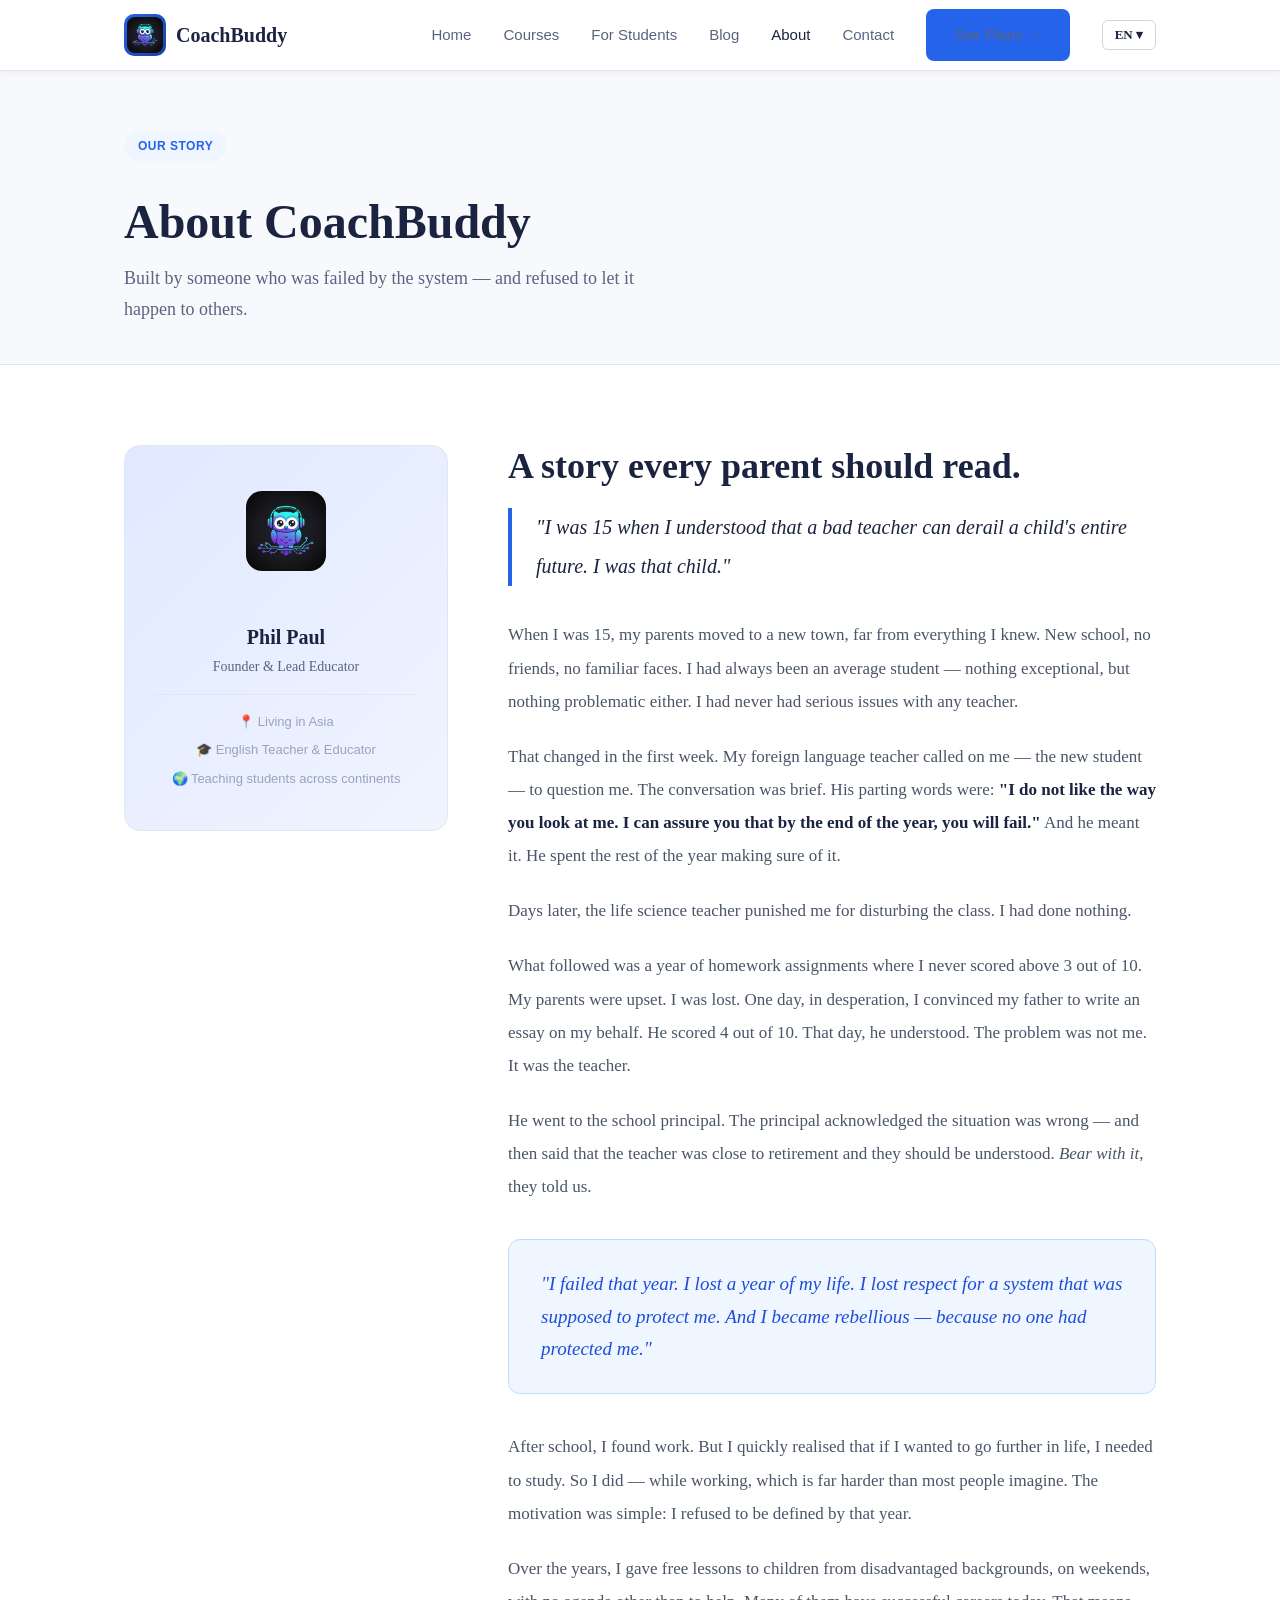
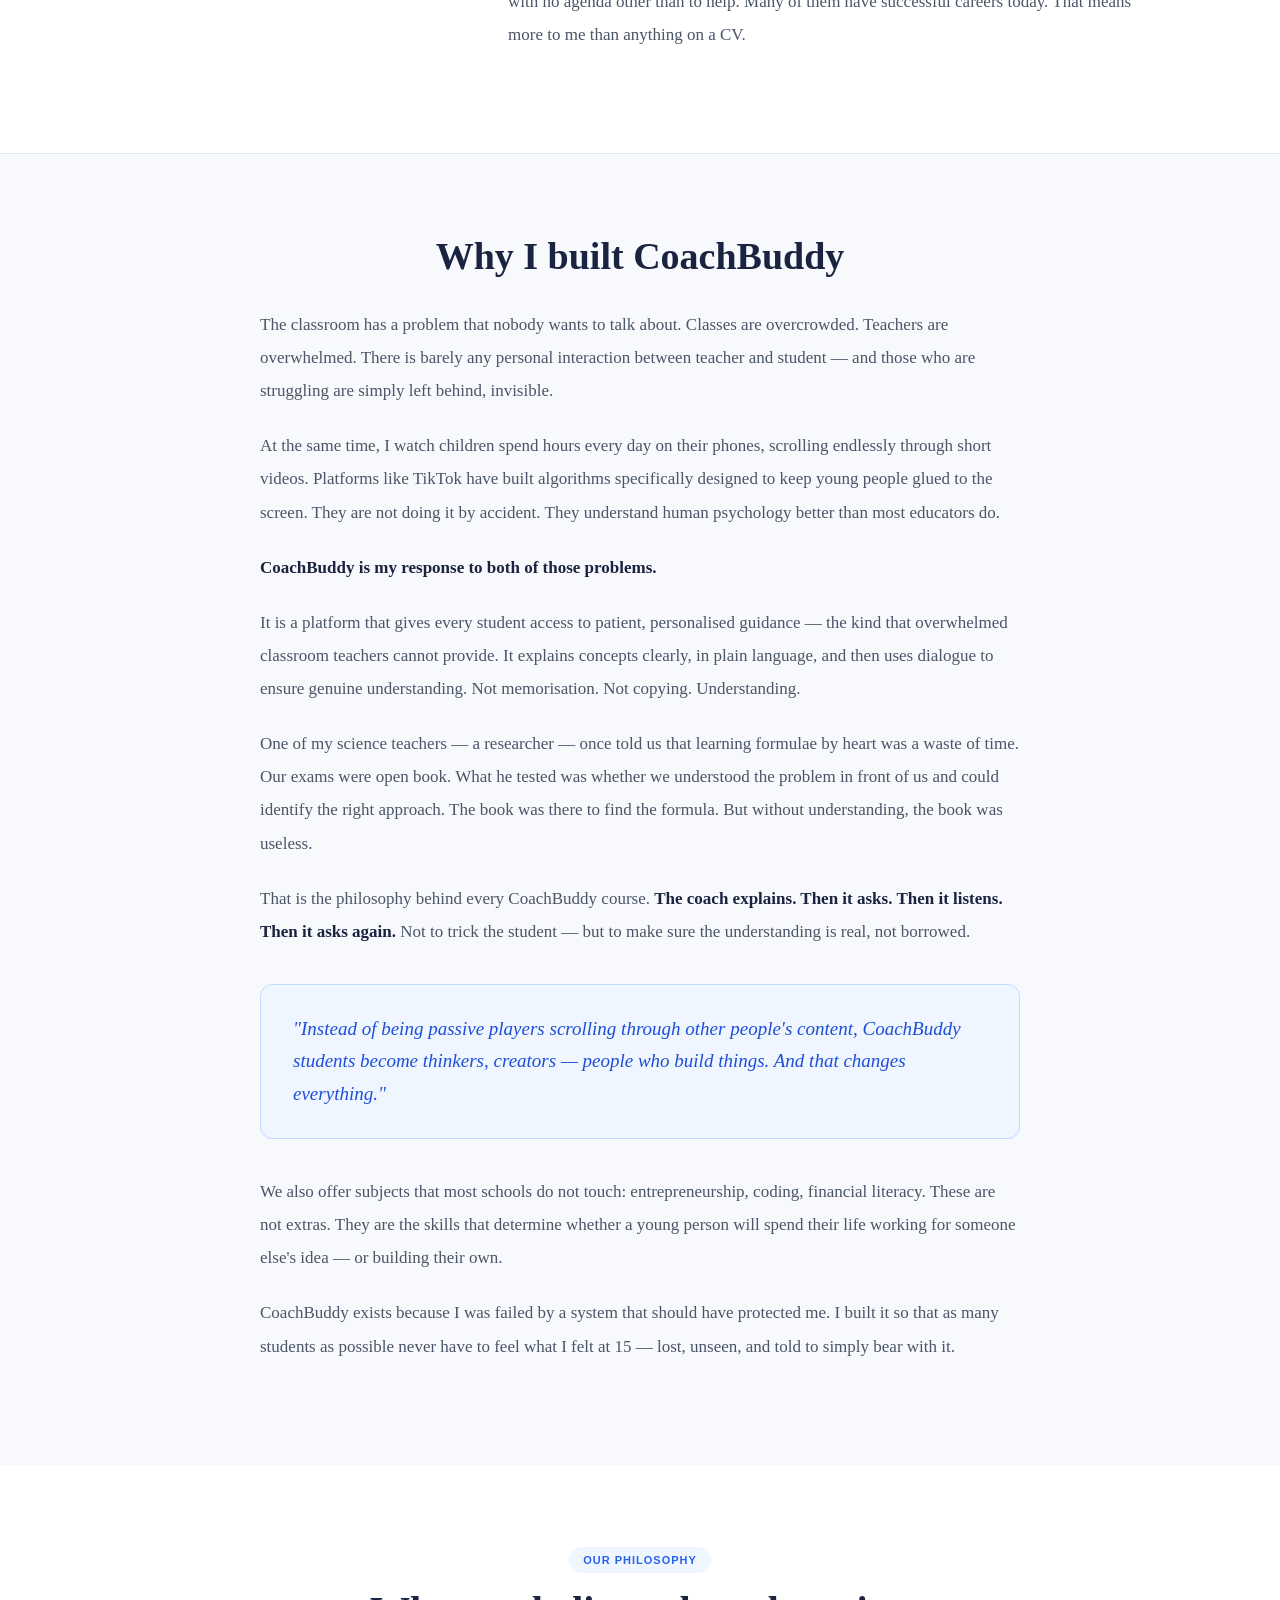
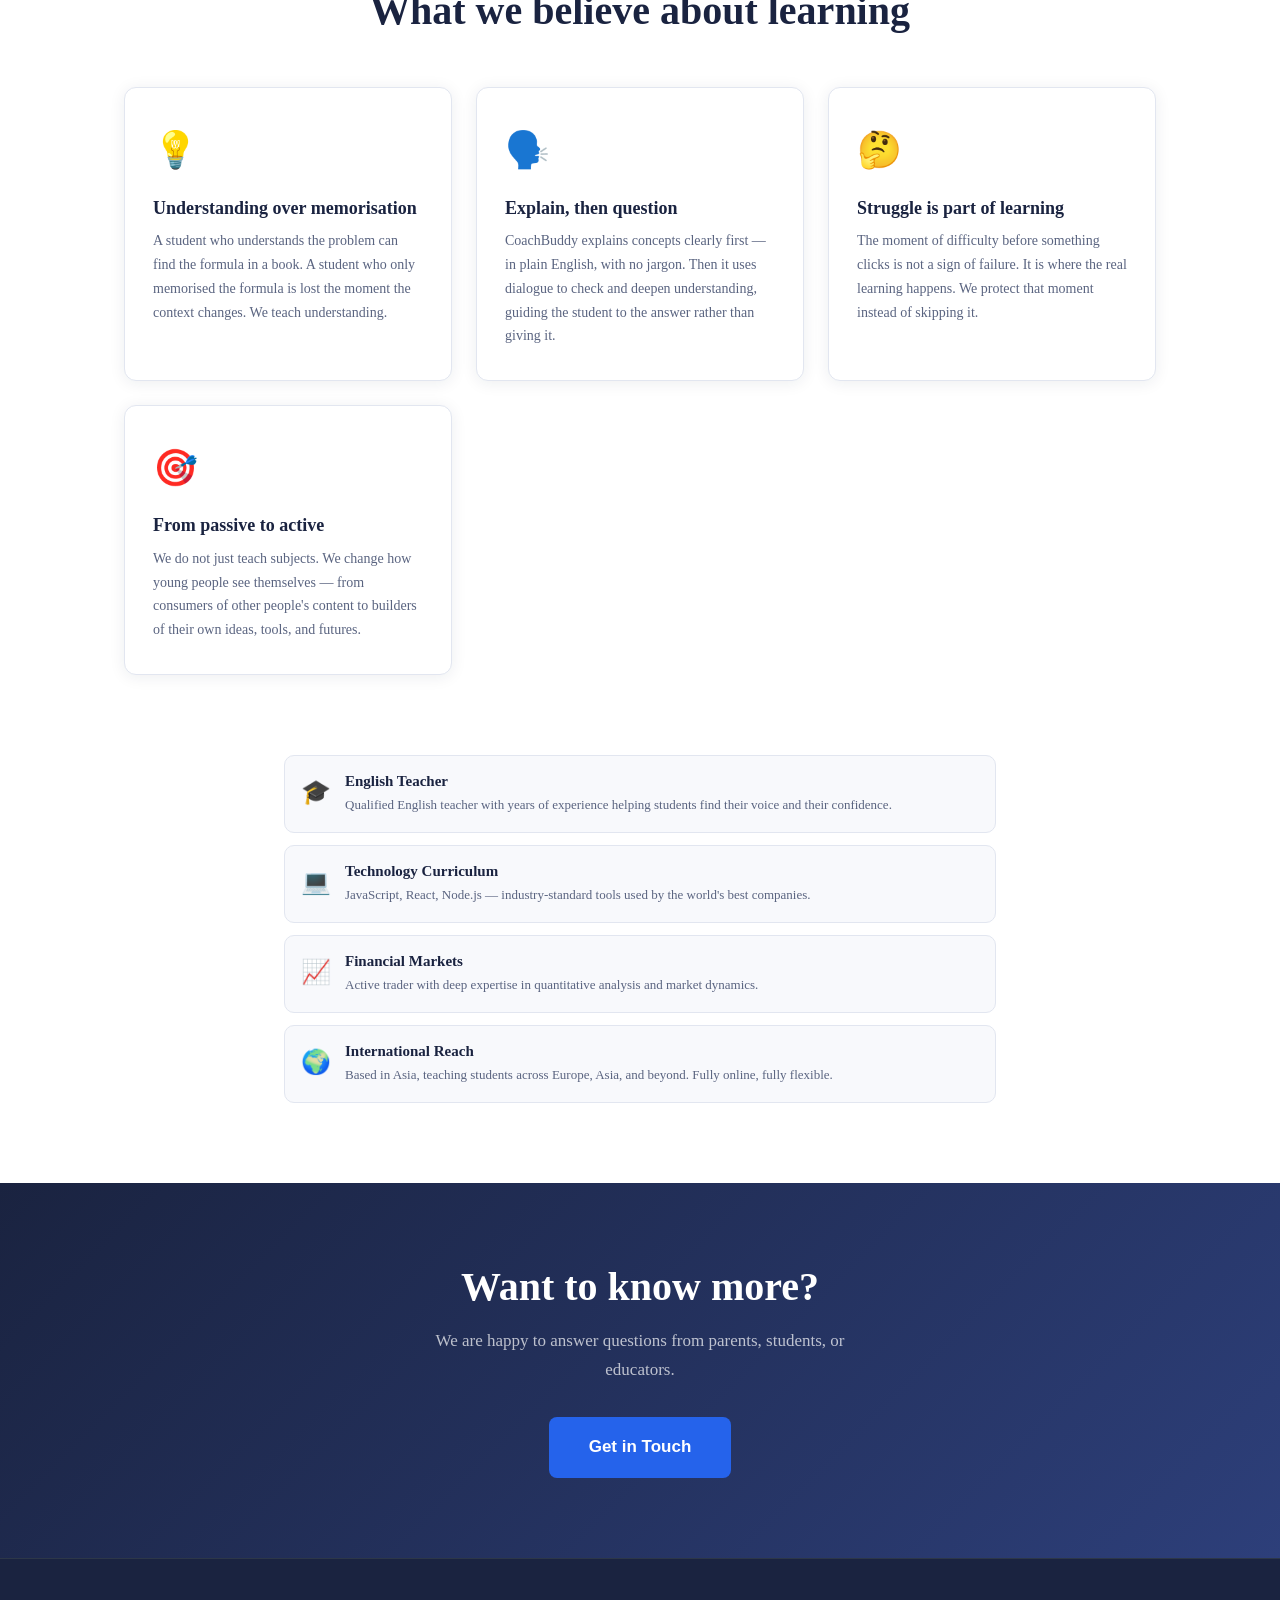
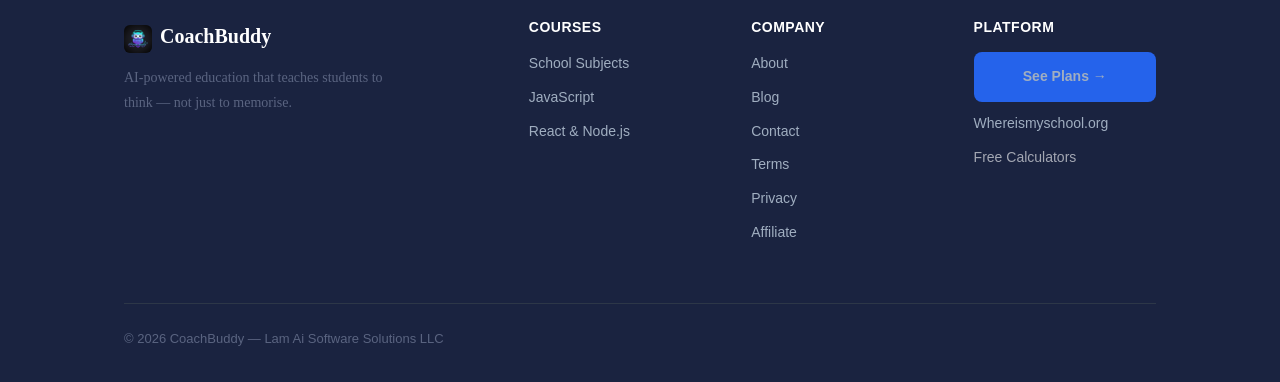
<file: about.html>
<!DOCTYPE html>
<html lang="en">
<head>
  <meta charset="UTF-8" />
  <meta name="viewport" content="width=device-width, initial-scale=1.0" />
  <meta name="description" content="About CoachBuddy — Learn how our AI tutor guides students with Socratic questioning instead of giving direct answers. We teach kids to think." />
  <title>About — CoachBuddy</title>
  <link rel="stylesheet" href="style.css" />
  <style>
    .story-block {
      max-width: 760px;
      margin: 0 auto;
    }
    .story-block p {
      font-size: 17px;
      line-height: 1.95;
      margin-bottom: 22px;
      color: #4a5568;
    }
    .story-block p.lead {
      font-size: 20px;
      color: #1a2340;
      font-style: italic;
      border-left: 4px solid #2563eb;
      padding-left: 24px;
      margin-bottom: 32px;
    }
    .story-block strong { color: #1a2340; }
    .pull-quote {
      background: #eff6ff;
      border: 1px solid #bfdbfe;
      border-radius: 12px;
      padding: 28px 32px;
      margin: 36px 0;
    }
    .pull-quote p {
      font-size: 19px !important;
      font-style: italic;
      color: #1d4ed8 !important;
      margin: 0 !important;
      line-height: 1.7 !important;
    }
  </style>
<script>window.lemonSqueezyAffiliateConfig = { store: "lamaisoftware" };</script>
<script src="https://lmsqueezy.com/affiliate.js" defer></script>
<script src="translations.js"></script>
<script src="i18n.js"></script>
  <meta property="og:title" content="About" />
  <meta property="og:description" content="About CoachBuddy — Learn how our AI tutor guides students with Socratic questioning instead of giving direct answers. We teach kids to think." />
  <meta property="og:type" content="website" />
  <meta property="og:url" content="https://coachbuddy.dev/about.html" />
  <meta property="og:image" content="https://coachbuddy.dev/logo.png" />
  <meta property="og:site_name" content="CoachBuddy" />
  <meta name="twitter:card" content="summary_large_image" />
  <meta name="twitter:title" content="About" />
  <meta name="twitter:description" content="About CoachBuddy — Learn how our AI tutor guides students with Socratic questioning instead of giving direct answers. We teach kids to think." />
  <meta name="twitter:image" content="https://coachbuddy.dev/logo.png" />
  <link rel="canonical" href="https://coachbuddy.dev/about.html" />
<link rel="icon" type="image/png" sizes="32x32" href="/favicon-32.png">
<link rel="icon" href="/favicon.ico" sizes="any">
<link rel="apple-touch-icon" href="/apple-touch-icon.png">
</head>
<body>
<nav id="navbar">
  <div class="nav-inner">
    <a class="nav-logo" href="index.html"><div class="logo-icon"><img src="logo.png" alt="CoachBuddy" style="width:36px;height:36px;object-fit:contain;border-radius:8px;"></div><span>CoachBuddy</span></a>
    <div class="nav-links">
      <a href="index.html" data-i18n="nav.home">Home</a><a href="courses.html" data-i18n="nav.courses">Courses</a><a href="students.html" data-i18n="nav.students">For Students</a>
      <a href="blog.html" data-i18n="nav.blog">Blog</a><a href="about.html" class="active" data-i18n="nav.about">About</a><a href="contact.html" data-i18n="nav.contact">Contact</a>
      <a href="order.html" class="btn btn-primary" data-i18n="nav.see_plans">See Plans →</a>
      <div class="cb-lang-switcher" id="cbLangSwitcher" style="position:relative;display:inline-block;">
        <button id="cbLangCurrent" onclick="cbToggleLangMenu()" style="background:none;border:1px solid #d1d5db;border-radius:6px;padding:6px 12px;font-size:13px;font-weight:600;cursor:pointer;color:inherit;font-family:inherit;">EN ▾</button>
        <div id="cbLangMenu" style="display:none;position:absolute;top:calc(100% + 6px);right:0;background:#fff;border:1px solid #e2e6f0;border-radius:8px;box-shadow:0 8px 24px rgba(0,0,0,0.12);min-width:150px;z-index:1000;overflow:hidden;">
          <a class="cb-lang-option" data-lang="en" onclick="cbSetLang('en')" style="display:block;padding:10px 16px;font-size:14px;color:#1e293b;text-decoration:none;cursor:pointer;">English</a>
          <a class="cb-lang-option" data-lang="fr" onclick="cbSetLang('fr')" style="display:block;padding:10px 16px;font-size:14px;color:#1e293b;text-decoration:none;cursor:pointer;">Français</a>
          <a class="cb-lang-option" data-lang="es" onclick="cbSetLang('es')" style="display:block;padding:10px 16px;font-size:14px;color:#1e293b;text-decoration:none;cursor:pointer;">Español</a>
          <a class="cb-lang-option" data-lang="vi" onclick="cbSetLang('vi')" style="display:block;padding:10px 16px;font-size:14px;color:#1e293b;text-decoration:none;cursor:pointer;">Tiếng Việt</a>
          <a class="cb-lang-option" data-lang="zh" onclick="cbSetLang('zh')" style="display:block;padding:10px 16px;font-size:14px;color:#1e293b;text-decoration:none;cursor:pointer;">中文</a>
        </div>
      </div>
    </div>
    <button class="hamburger" onclick="toggleMenu()"><span></span><span></span><span></span></button>
  </div>
</nav>

<section style="background:#f8f9fc;border-bottom:1px solid #e2e6f0;padding:60px 0 40px;">
  <div class="container">
    <span class="hero-tag" data-i18n="about.hero_tag">Our Story</span>
    <h1 style="font-size:clamp(28px,4vw,48px);margin-top:12px;" data-i18n="about.title">About CoachBuddy</h1>
    <p style="font-size:18px;color:#5a6480;margin-top:12px;max-width:560px;" data-i18n="about.subtitle">Built by someone who was failed by the system — and refused to let it happen to others.</p>
  </div>
</section>

<!-- FOUNDER PROFILE + STORY -->
<section class="section">
  <div class="container">
    <div class="about-grid">
      <div>
        <div class="about-photo">
          <span class="avatar"><img src="logo.png" alt="CoachBuddy" style="width:80px;height:80px;object-fit:contain;border-radius:16px;"></span>
          <h3>Phil Paul</h3>
          <p data-i18n="about.founder_title">Founder & Lead Educator</p>
          <div style="margin-top:16px;padding-top:16px;border-top:1px solid #e2e6f0;">
            <div style="font-size:13px;color:#9aa3be;font-family:Arial,sans-serif;margin-bottom:6px;" data-i18n="about.loc1">📍 Living in Asia</div>
            <div style="font-size:13px;color:#9aa3be;font-family:Arial,sans-serif;margin-bottom:6px;" data-i18n="about.loc2">🎓 English Teacher & Educator</div>
            <div style="font-size:13px;color:#9aa3be;font-family:Arial,sans-serif;" data-i18n="about.loc3">🌍 Teaching students across continents</div>
          </div>
        </div>
      </div>

      <div class="about-content">
        <h2 data-i18n="about.story_heading">A story every parent should read.</h2>

        <div class="story-block">
          <p class="lead" data-i18n="about.story_lead">"I was 15 when I understood that a bad teacher can derail a child's entire future. I was that child."</p>

          <p data-i18n="about.story_p1">When I was 15, my parents moved to a new town, far from everything I knew. New school, no friends, no familiar faces. I had always been an average student — nothing exceptional, but nothing problematic either. I had never had serious issues with any teacher.</p>

          <p data-i18n-html="about.story_p2_html">That changed in the first week. My foreign language teacher called on me — the new student — to question me. The conversation was brief. His parting words were: <strong>"I do not like the way you look at me. I can assure you that by the end of the year, you will fail."</strong> And he meant it. He spent the rest of the year making sure of it.</p>

          <p data-i18n="about.story_p3">Days later, the life science teacher punished me for disturbing the class. I had done nothing.</p>

          <p data-i18n="about.story_p4">What followed was a year of homework assignments where I never scored above 3 out of 10. My parents were upset. I was lost. One day, in desperation, I convinced my father to write an essay on my behalf. He scored 4 out of 10. That day, he understood. The problem was not me. It was the teacher.</p>

          <p data-i18n-html="about.story_p5_html">He went to the school principal. The principal acknowledged the situation was wrong — and then said that the teacher was close to retirement and they should be understood. <em>Bear with it</em>, they told us.</p>

          <div class="pull-quote">
            <p data-i18n="about.pull_quote1">"I failed that year. I lost a year of my life. I lost respect for a system that was supposed to protect me. And I became rebellious — because no one had protected me."</p>
          </div>

          <p data-i18n="about.story_p6">After school, I found work. But I quickly realised that if I wanted to go further in life, I needed to study. So I did — while working, which is far harder than most people imagine. The motivation was simple: I refused to be defined by that year.</p>

          <p data-i18n="about.story_p7">Over the years, I gave free lessons to children from disadvantaged backgrounds, on weekends, with no agenda other than to help. Many of them have successful careers today. That means more to me than anything on a CV.</p>
        </div>
      </div>
    </div>
  </div>
</section>

<!-- WHY COACHBUDDY -->
<section class="section" style="background:#f8f9fc;border-top:1px solid #e2e6f0;">
  <div class="container">
    <div class="story-block">
      <h2 style="font-size:clamp(26px,3.5vw,38px);margin-bottom:28px;text-align:center;" data-i18n="about.why_heading">Why I built CoachBuddy</h2>

      <p data-i18n="about.why_p1">The classroom has a problem that nobody wants to talk about. Classes are overcrowded. Teachers are overwhelmed. There is barely any personal interaction between teacher and student — and those who are struggling are simply left behind, invisible.</p>

      <p data-i18n="about.why_p2">At the same time, I watch children spend hours every day on their phones, scrolling endlessly through short videos. Platforms like TikTok have built algorithms specifically designed to keep young people glued to the screen. They are not doing it by accident. They understand human psychology better than most educators do.</p>

      <p data-i18n-html="about.why_p3_html"><strong>CoachBuddy is my response to both of those problems.</strong></p>

      <p data-i18n="about.why_p4">It is a platform that gives every student access to patient, personalised guidance — the kind that overwhelmed classroom teachers cannot provide. It explains concepts clearly, in plain language, and then uses dialogue to ensure genuine understanding. Not memorisation. Not copying. Understanding.</p>

      <p data-i18n="about.why_p5">One of my science teachers — a researcher — once told us that learning formulae by heart was a waste of time. Our exams were open book. What he tested was whether we understood the problem in front of us and could identify the right approach. The book was there to find the formula. But without understanding, the book was useless.</p>

      <p data-i18n-html="about.why_p6_html">That is the philosophy behind every CoachBuddy course. <strong>The coach explains. Then it asks. Then it listens. Then it asks again.</strong> Not to trick the student — but to make sure the understanding is real, not borrowed.</p>

      <div class="pull-quote">
        <p data-i18n="about.pull_quote2">"Instead of being passive players scrolling through other people's content, CoachBuddy students become thinkers, creators — people who build things. And that changes everything."</p>
      </div>

      <p data-i18n="about.why_p7">We also offer subjects that most schools do not touch: entrepreneurship, coding, financial literacy. These are not extras. They are the skills that determine whether a young person will spend their life working for someone else's idea — or building their own.</p>

      <p data-i18n="about.why_p8">CoachBuddy exists because I was failed by a system that should have protected me. I built it so that as many students as possible never have to feel what I felt at 15 — lost, unseen, and told to simply bear with it.</p>
    </div>
  </div>
</section>

<!-- PHILOSOPHY CARDS -->
<section class="section">
  <div class="container">
    <div class="section-header">
      <span class="label" data-i18n="about.philosophy_label">Our Philosophy</span>
      <h2 data-i18n="about.philosophy_heading">What we believe about learning</h2>
    </div>
    <div class="cards-grid">
      <div class="card">
        <div class="card-icon">💡</div>
        <h3 data-i18n="about.card1_title">Understanding over memorisation</h3>
        <p data-i18n="about.card1_desc">A student who understands the problem can find the formula in a book. A student who only memorised the formula is lost the moment the context changes. We teach understanding.</p>
      </div>
      <div class="card">
        <div class="card-icon">🗣️</div>
        <h3 data-i18n="about.card2_title">Explain, then question</h3>
        <p data-i18n="about.card2_desc">CoachBuddy explains concepts clearly first — in plain English, with no jargon. Then it uses dialogue to check and deepen understanding, guiding the student to the answer rather than giving it.</p>
      </div>
      <div class="card">
        <div class="card-icon">🤔</div>
        <h3 data-i18n="about.card3_title">Struggle is part of learning</h3>
        <p data-i18n="about.card3_desc">The moment of difficulty before something clicks is not a sign of failure. It is where the real learning happens. We protect that moment instead of skipping it.</p>
      </div>
      <div class="card">
        <div class="card-icon">🎯</div>
        <h3 data-i18n="about.card4_title">From passive to active</h3>
        <p data-i18n="about.card4_desc">We do not just teach subjects. We change how young people see themselves — from consumers of other people's content to builders of their own ideas, tools, and futures.</p>
      </div>
    </div>
  </div>
</section>

<div class="credentials" style="max-width:760px;margin:0 auto 80px;padding:0 24px;">
  <div class="credential-item">
    <span class="credential-icon">🎓</span>
    <div class="credential-text">
      <h4 data-i18n="about.cred1_title">English Teacher</h4>
      <p data-i18n="about.cred1_desc">Qualified English teacher with years of experience helping students find their voice and their confidence.</p>
    </div>
  </div>
  <div class="credential-item">
    <span class="credential-icon">💻</span>
    <div class="credential-text">
      <h4 data-i18n="about.cred2_title">Technology Curriculum</h4>
      <p data-i18n="about.cred2_desc">JavaScript, React, Node.js — industry-standard tools used by the world's best companies.</p>
    </div>
  </div>
  <div class="credential-item">
    <span class="credential-icon">📈</span>
    <div class="credential-text">
      <h4 data-i18n="about.cred3_title">Financial Markets</h4>
      <p data-i18n="about.cred3_desc">Active trader with deep expertise in quantitative analysis and market dynamics.</p>
    </div>
  </div>
  <div class="credential-item">
    <span class="credential-icon">🌍</span>
    <div class="credential-text">
      <h4 data-i18n="about.cred4_title">International Reach</h4>
      <p data-i18n="about.cred4_desc">Based in Asia, teaching students across Europe, Asia, and beyond. Fully online, fully flexible.</p>
    </div>
  </div>
</div>

<section class="section" style="background:linear-gradient(135deg,#1a2340,#2d3f7a);color:#fff;text-align:center;">
  <div class="container">
    <h2 style="color:#fff;font-size:clamp(26px,3.5vw,40px);margin-bottom:16px;" data-i18n="about.cta_heading">Want to know more?</h2>
    <p style="color:rgba(255,255,255,0.7);font-size:17px;max-width:480px;margin:0 auto 32px;" data-i18n="about.cta_subtitle">We are happy to answer questions from parents, students, or educators.</p>
    <a href="contact.html" class="btn btn-primary btn-lg" data-i18n="contact.title">Get in Touch</a>
  </div>
</section>

<footer>
  <div class="container">
    <div class="footer-inner">
      <div class="footer-brand"><div class="logo-text"><img src="logo.png" alt="CoachBuddy" style="width:28px;height:28px;object-fit:contain;border-radius:6px;vertical-align:middle;margin-right:8px;">CoachBuddy</div><p data-i18n="footer.tagline">AI-powered education that teaches students to think — not just to memorise.</p></div>
      <div class="footer-col"><h4 data-i18n="footer.courses_heading">Courses</h4><a href="courses.html" data-i18n="footer.link_subjects">School Subjects</a><a href="courses.html" data-i18n="footer.link_js">JavaScript</a><a href="courses.html" data-i18n="footer.link_react_node">React & Node.js</a></div>
      <div class="footer-col"><h4 data-i18n="footer.company_heading">Company</h4><a href="about.html" class="active" data-i18n="nav.about">About</a><a href="blog.html" data-i18n="nav.blog">Blog</a><a href="contact.html" data-i18n="nav.contact">Contact</a><a href="terms.html" data-i18n="footer.terms">Terms</a><a href="privacy.html" data-i18n="footer.privacy">Privacy</a><a href="affiliate.html" data-i18n="footer.affiliate">Affiliate</a></div>
      <div class="footer-col"><h4 data-i18n="footer.platform_heading">Platform</h4><a href="order.html" class="btn btn-primary" data-i18n="nav.see_plans">See Plans →</a><a href="https://whereismyschool.org" target="_blank" rel="noopener" title="Find and rate schools across the USA">Whereismyschool.org</a>
          <a href="https://calculators.whereismyschool.org" style="color:rgba(255,255,255,0.6);" target="_blank" rel="noopener" data-i18n="footer.calculators">Free Calculators</a></div>
    </div>
    <div class="footer-bottom"><p data-i18n="footer.copyright_full">© 2026 CoachBuddy — Lam Ai Software Solutions LLC</p></div>
  </div>
</footer>
<script>
function toggleMenu() {
  const links = document.querySelector('.nav-links');
  links.style.display = links.style.display === 'flex' ? 'none' : 'flex';
  links.style.flexDirection = 'column'; links.style.position = 'absolute';
  links.style.top = '70px'; links.style.left = '0'; links.style.right = '0';
  links.style.background = '#fff'; links.style.padding = '20px 24px';
  links.style.borderBottom = '1px solid #e2e6f0';
}
window.addEventListener('scroll', () => {
  document.getElementById('navbar').classList.toggle('scrolled', window.scrollY > 20);
});
</script>
</body>
</html>
</file>
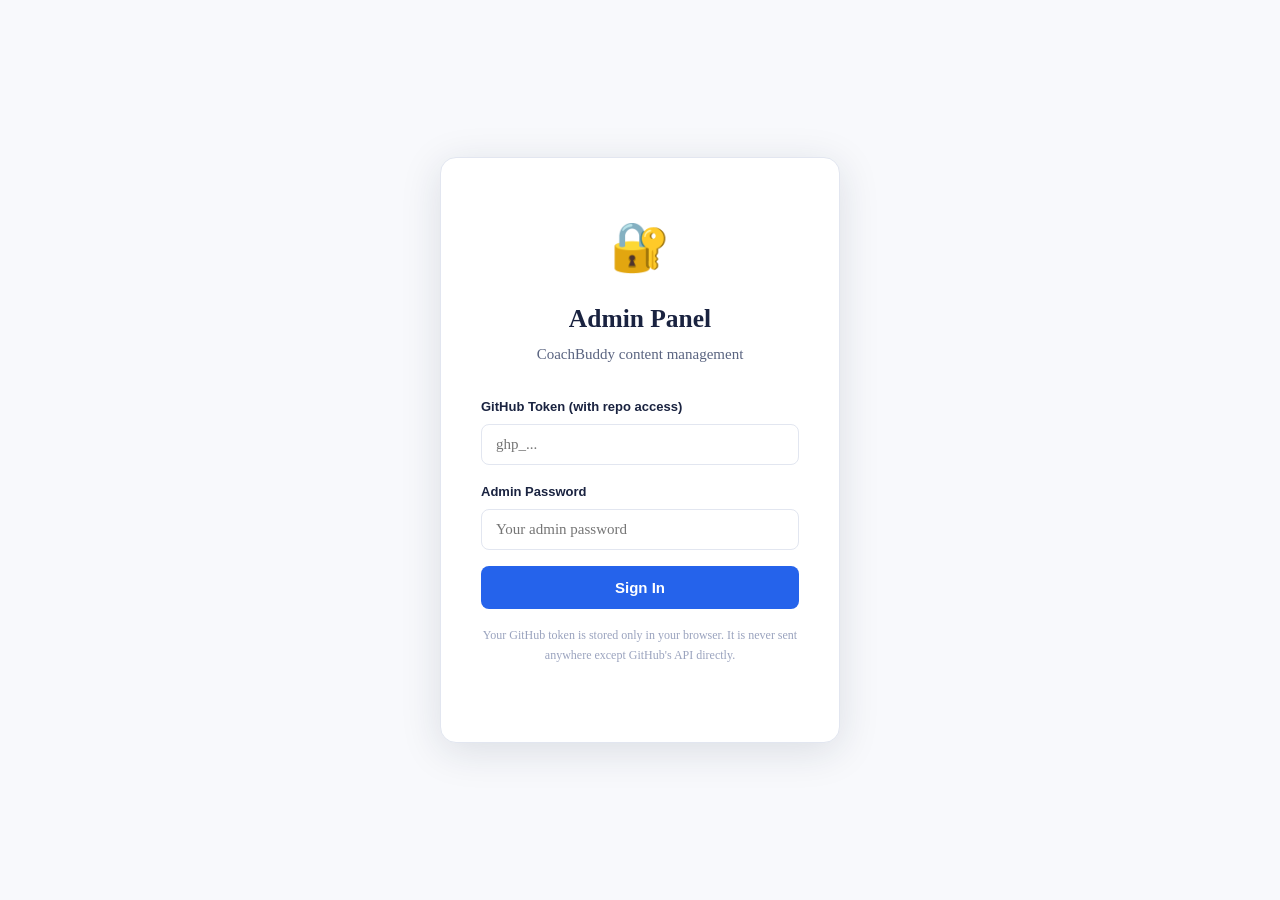
<file: admin.html>
<!DOCTYPE html>
<html lang="en">
<head>
  <meta charset="UTF-8" />
  <meta name="viewport" content="width=device-width, initial-scale=1.0" />
  <title>Admin — CoachBuddy</title>
  <link rel="stylesheet" href="style.css" />
<link rel="icon" type="image/png" sizes="32x32" href="/favicon-32.png">
<link rel="icon" href="/favicon.ico" sizes="any">
<link rel="apple-touch-icon" href="/apple-touch-icon.png">
</head>
<body>

<!-- LOGIN SCREEN -->
<div id="login-screen" style="background:#f8f9fc;min-height:100vh;display:flex;align-items:center;">
  <div class="login-box">
    <div style="font-size:48px;margin-bottom:16px;">🔐</div>
    <h2>Admin Panel</h2>
    <p>CoachBuddy content management</p>
    <div id="login-alert"></div>
    <div class="form-group" style="text-align:left;">
      <label>GitHub Token (with repo access)</label>
      <input type="password" id="gh-token" placeholder="ghp_..." />
    </div>
    <div class="form-group" style="text-align:left;">
      <label>Admin Password</label>
      <input type="password" id="admin-pass" placeholder="Your admin password" />
    </div>
    <button class="btn btn-primary" style="width:100%;" onclick="login()">Sign In</button>
    <p style="font-size:12px;color:#9aa3be;margin-top:16px;">Your GitHub token is stored only in your browser. It is never sent anywhere except GitHub's API directly.</p>
  </div>
</div>

<!-- ADMIN PANEL -->
<div id="admin-screen" style="display:none;min-height:100vh;background:#f8f9fc;">

  <div class="admin-header">
    <div class="container">
      <div style="display:flex;justify-content:space-between;align-items:center;">
        <h1>CoachBuddy Admin</h1>
        <button class="btn btn-outline btn-sm" style="color:rgba(255,255,255,0.7);border-color:rgba(255,255,255,0.2);" onclick="logout()">Sign Out</button>
      </div>
      <div class="admin-nav">
        <button class="admin-tab active" onclick="showTab('blog')">📝 Blog Posts</button>
        <button class="admin-tab" onclick="showTab('comments')">💬 Comments</button>
        <button class="admin-tab" onclick="showTab('messages')">📧 Messages</button>
      </div>
    </div>
  </div>

  <!-- BLOG TAB -->
  <div id="tab-blog" class="admin-panel">
    <div class="container">
      <div style="display:flex;justify-content:space-between;align-items:center;margin-bottom:24px;">
        <h2>Blog Posts</h2>
        <button class="btn btn-primary" onclick="showNewPostForm()">+ New Post</button>
      </div>

      <!-- NEW/EDIT POST FORM -->
      <div id="post-form" style="display:none;background:#fff;border:1px solid #e2e6f0;border-radius:12px;padding:32px;margin-bottom:28px;">
        <h3 style="margin-bottom:20px;" id="post-form-title">New Blog Post</h3>
        <div id="post-save-alert"></div>
        <div class="form-row">
          <div class="form-group"><label>Title *</label><input type="text" id="p-title" placeholder="Article title" /></div>
          <div class="form-group"><label>Category *</label>
            <select id="p-category">
              <option>Education</option><option>Parenting</option><option>Technology</option><option>Coding</option><option>Trading</option><option>Entrepreneurship</option><option>Student Life</option><option>School Subjects</option><option>General</option>
            </select>
          </div>
        </div>
        <div class="form-group"><label>Excerpt (one-line summary) *</label><input type="text" id="p-excerpt" placeholder="Short summary shown in the blog list" /></div>
        <div class="form-group">
          <label>Content (HTML supported) *</label>
          <textarea id="p-content" style="min-height:300px;font-family:monospace;font-size:14px;" placeholder="Write your article here. You can use HTML tags like &lt;h2&gt;, &lt;p&gt;, &lt;strong&gt;, &lt;blockquote&gt;, &lt;ul&gt;&lt;li&gt;..."></textarea>
        </div>
        <div class="form-row">
          <div class="form-group">
            <label>Published?</label>
            <select id="p-published"><option value="true">Yes — visible on site</option><option value="false">No — draft</option></select>
          </div>
          <div class="form-group"><label>Post ID (auto)</label><input type="text" id="p-id" readonly style="background:#f8f9fc;color:#9aa3be;" /></div>
        </div>
        <div style="display:flex;gap:12px;">
          <button class="btn btn-primary" onclick="savePost()">Save Post</button>
          <button class="btn btn-outline" onclick="document.getElementById('post-form').style.display='none'">Cancel</button>
        </div>
      </div>

      <div id="posts-list"></div>
    </div>
  </div>

  <!-- COMMENTS TAB -->
  <div id="tab-comments" class="admin-panel" style="display:none;">
    <div class="container">
      <h2>Pending Comments</h2>
      <p style="color:#9aa3be;font-size:14px;margin-bottom:24px;">Approve or delete comments before they appear on the site.</p>
      <div id="comments-admin-list"></div>
    </div>
  </div>

  <!-- MESSAGES TAB -->
  <div id="tab-messages" class="admin-panel" style="display:none;">
    <div class="container">
      <h2>Contact Messages</h2>
      <p style="color:#9aa3be;font-size:14px;margin-bottom:24px;">Messages sent via the contact form.</p>
      <div id="messages-admin-list"></div>
    </div>
  </div>

</div>

<script>
const REPO = 'Plh1952/coachbuddy-site';
let GH_TOKEN = '';
let posts = [];
let editingPostId = null;

function login() {
  const token = document.getElementById('gh-token').value.trim();
  const pass = document.getElementById('admin-pass').value.trim();
  const alertEl = document.getElementById('login-alert');
  if (!token) { alertEl.innerHTML = '<div class="alert alert-error">Please enter your GitHub token.</div>'; return; }
  if (pass !== 'cb_admin_2026') { alertEl.innerHTML = '<div class="alert alert-error">Incorrect password.</div>'; return; }
  GH_TOKEN = token;
  sessionStorage.setItem('cb_gh_token', token);
  document.getElementById('login-screen').style.display = 'none';
  document.getElementById('admin-screen').style.display = 'block';
  loadAllData();
}

function logout() {
  sessionStorage.removeItem('cb_gh_token');
  GH_TOKEN = '';
  document.getElementById('login-screen').style.display = 'flex';
  document.getElementById('admin-screen').style.display = 'none';
}

// Auto-login if token saved
window.addEventListener('load', () => {
  const saved = sessionStorage.getItem('cb_gh_token');
  if (saved) { GH_TOKEN = saved; document.getElementById('gh-token').value = saved; }
});

function showTab(tab) {
  ['blog','comments','messages'].forEach(t => {
    document.getElementById('tab-' + t).style.display = t === tab ? 'block' : 'none';
    document.querySelectorAll('.admin-tab')[['blog','comments','messages'].indexOf(t)].classList.toggle('active', t === tab);
  });
}

async function ghGet(path) {
  const r = await fetch(`https://api.github.com/repos/${REPO}/contents/${path}`, {
    headers: { 'Authorization': `Bearer ${GH_TOKEN}`, 'Accept': 'application/vnd.github+json' }
  });
  return r.json();
}

async function ghPut(path, content, sha) {
  const body = { message: `Update ${path}`, content: btoa(unescape(encodeURIComponent(JSON.stringify(content, null, 2)))) };
  if (sha) body.sha = sha;
  const r = await fetch(`https://api.github.com/repos/${REPO}/contents/${path}`, {
    method: 'PUT',
    headers: { 'Authorization': `Bearer ${GH_TOKEN}`, 'Accept': 'application/vnd.github+json', 'Content-Type': 'application/json' },
    body: JSON.stringify(body)
  });
  return r.json();
}

async function loadAllData() {
  await loadPosts();
  loadLocalComments();
  loadLocalMessages();
}

async function loadPosts() {
  const data = await ghGet('data/blog.json');
  posts = JSON.parse(decodeURIComponent(escape(atob(data.content.replace(/\n/g,'')))));
  window._blogSha = data.sha;
  renderPosts();
}

function renderPosts() {
  const el = document.getElementById('posts-list');
  if (!posts.length) { el.innerHTML = '<p style="color:#9aa3be;">No posts yet. Create your first one!</p>'; return; }
  el.innerHTML = posts.map(p => `
    <div class="admin-card">
      <div class="admin-card-header">
        <div>
          <h3>${p.title}</h3>
          <div style="font-size:13px;color:#9aa3be;margin-top:4px;font-family:Arial,sans-serif;">
            <span class="blog-cat">${p.category}</span>
            <span style="margin-left:10px;">${new Date(p.date).toLocaleDateString('en-GB')}</span>
            <span style="margin-left:10px;color:${p.published ? '#059669' : '#d97706'};font-weight:600;">${p.published ? '● Published' : '○ Draft'}</span>
          </div>
          <p style="font-size:14px;color:#9aa3be;margin-top:8px;">${p.excerpt}</p>
        </div>
        <div style="display:flex;gap:8px;">
          <button class="btn btn-outline btn-sm" onclick="editPost('${p.id}')">Edit</button>
          <button class="btn btn-danger btn-sm" onclick="deletePost('${p.id}')">Delete</button>
        </div>
      </div>
    </div>`).join('');
}

function showNewPostForm() {
  editingPostId = null;
  document.getElementById('post-form-title').textContent = 'New Blog Post';
  document.getElementById('p-title').value = '';
  document.getElementById('p-excerpt').value = '';
  document.getElementById('p-content').value = '';
  document.getElementById('p-published').value = 'true';
  document.getElementById('p-id').value = 'auto-' + Date.now();
  document.getElementById('post-form').style.display = 'block';
  document.getElementById('post-form').scrollIntoView({ behavior: 'smooth' });
}

function editPost(id) {
  editingPostId = id;
  const p = posts.find(x => x.id === id);
  document.getElementById('post-form-title').textContent = 'Edit Post';
  document.getElementById('p-title').value = p.title;
  document.getElementById('p-excerpt').value = p.excerpt;
  document.getElementById('p-content').value = p.content;
  document.getElementById('p-category').value = p.category;
  document.getElementById('p-published').value = p.published ? 'true' : 'false';
  document.getElementById('p-id').value = p.id;
  document.getElementById('post-form').style.display = 'block';
  document.getElementById('post-form').scrollIntoView({ behavior: 'smooth' });
}

async function savePost() {
  const title = document.getElementById('p-title').value.trim();
  const excerpt = document.getElementById('p-excerpt').value.trim();
  const content = document.getElementById('p-content').value.trim();
  const alertEl = document.getElementById('post-save-alert');
  if (!title || !excerpt || !content) { alertEl.innerHTML = '<div class="alert alert-error">Please fill in title, excerpt and content.</div>'; return; }
  alertEl.innerHTML = '<div class="alert alert-success">Saving to GitHub...</div>';

  if (editingPostId) {
    const idx = posts.findIndex(p => p.id === editingPostId);
    posts[idx] = { ...posts[idx], title, excerpt, content, category: document.getElementById('p-category').value, published: document.getElementById('p-published').value === 'true' };
  } else {
    posts.unshift({ id: Date.now().toString(), title, excerpt, content, category: document.getElementById('p-category').value, date: new Date().toISOString().split('T')[0], published: document.getElementById('p-published').value === 'true' });
  }

  const result = await ghPut('data/blog.json', posts, window._blogSha);
  if (result.content) {
    window._blogSha = result.content.sha;
    alertEl.innerHTML = '<div class="alert alert-success">✅ Post saved and live on the site!</div>';
    renderPosts();
    setTimeout(() => { document.getElementById('post-form').style.display = 'none'; }, 1500);
  } else {
    alertEl.innerHTML = '<div class="alert alert-error">Error saving: ' + (result.message || 'Unknown error') + '</div>';
  }
}

async function deletePost(id) {
  if (!confirm('Delete this post? This cannot be undone.')) return;
  posts = posts.filter(p => p.id !== id);
  const result = await ghPut('data/blog.json', posts, window._blogSha);
  if (result.content) { window._blogSha = result.content.sha; renderPosts(); }
}

// Comments (from localStorage — pending moderation)
function loadLocalComments() {
  const pending = JSON.parse(localStorage.getItem('cb_pending_comments') || '[]');
  const el = document.getElementById('comments-admin-list');
  if (!pending.length) { el.innerHTML = '<p style="color:#9aa3be;">No pending comments.</p>'; return; }
  el.innerHTML = pending.map((c,i) => `
    <div class="admin-card">
      <div class="admin-card-header">
        <div>
          <span class="comment-author">${c.name}</span>
          <span class="comment-date">${new Date(c.date).toLocaleDateString('en-GB')}</span>
          <div style="font-size:12px;color:#9aa3be;margin-top:4px;font-family:Arial,sans-serif;">Post ID: ${c.postId}</div>
          <div class="comment-text" style="margin-top:8px;">${c.text}</div>
        </div>
        <div style="display:flex;gap:8px;flex-shrink:0;">
          <button class="btn btn-green btn-sm" onclick="approveComment(${i})">Approve</button>
          <button class="btn btn-danger btn-sm" onclick="deleteComment(${i})">Delete</button>
        </div>
      </div>
    </div>`).join('');
}

async function approveComment(i) {
  const pending = JSON.parse(localStorage.getItem('cb_pending_comments') || '[]');
  const comment = pending[i];
  comment.approved = true;
  // Add to approved comments in GitHub
  const data = await ghGet('data/comments.json');
  const comments = JSON.parse(decodeURIComponent(escape(atob(data.content.replace(/\n/g,'')))));
  comments.push(comment);
  await ghPut('data/comments.json', comments, data.sha);
  pending.splice(i, 1);
  localStorage.setItem('cb_pending_comments', JSON.stringify(pending));
  loadLocalComments();
}

function deleteComment(i) {
  const pending = JSON.parse(localStorage.getItem('cb_pending_comments') || '[]');
  pending.splice(i, 1);
  localStorage.setItem('cb_pending_comments', JSON.stringify(pending));
  loadLocalComments();
}

// Contact messages
function loadLocalMessages() {
  const msgs = JSON.parse(localStorage.getItem('cb_contact_messages') || '[]');
  const el = document.getElementById('messages-admin-list');
  if (!msgs.length) { el.innerHTML = '<p style="color:#9aa3be;">No messages yet.</p>'; return; }
  el.innerHTML = msgs.map((m,i) => `
    <div class="admin-card">
      <div class="admin-card-header">
        <div>
          <h3>${m.subject}</h3>
          <div style="font-size:13px;color:#9aa3be;margin-top:4px;font-family:Arial,sans-serif;">
            From: <strong>${m.name}</strong> (${m.email}) · ${m.type} · ${new Date(m.date).toLocaleDateString('en-GB')}
          </div>
          <p style="margin-top:10px;font-size:15px;color:#5a6480;">${m.message}</p>
        </div>
        <button class="btn btn-danger btn-sm" onclick="deleteMessage(${i})">Delete</button>
      </div>
    </div>`).join('');
}

function deleteMessage(i) {
  const msgs = JSON.parse(localStorage.getItem('cb_contact_messages') || '[]');
  msgs.splice(i, 1);
  localStorage.setItem('cb_contact_messages', JSON.stringify(msgs));
  loadLocalMessages();
}
</script>
</body>
</html>
</file>
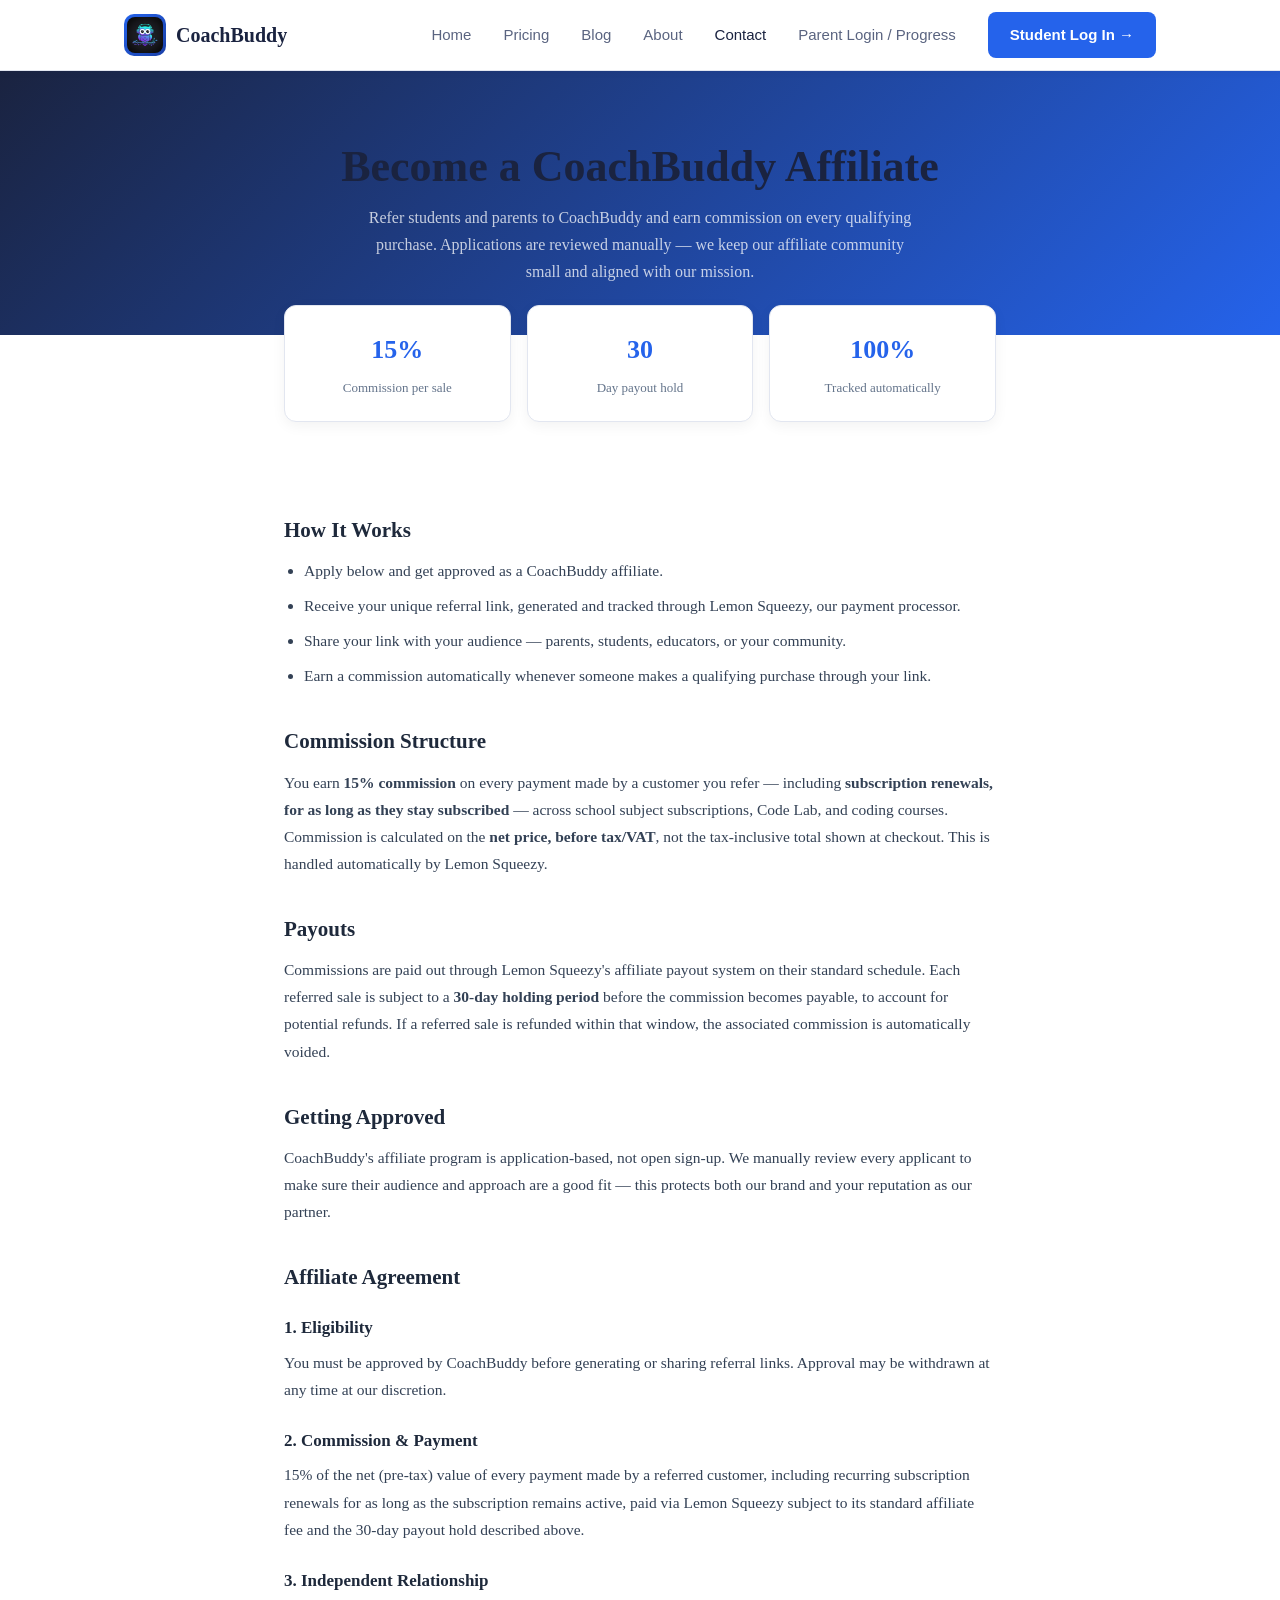
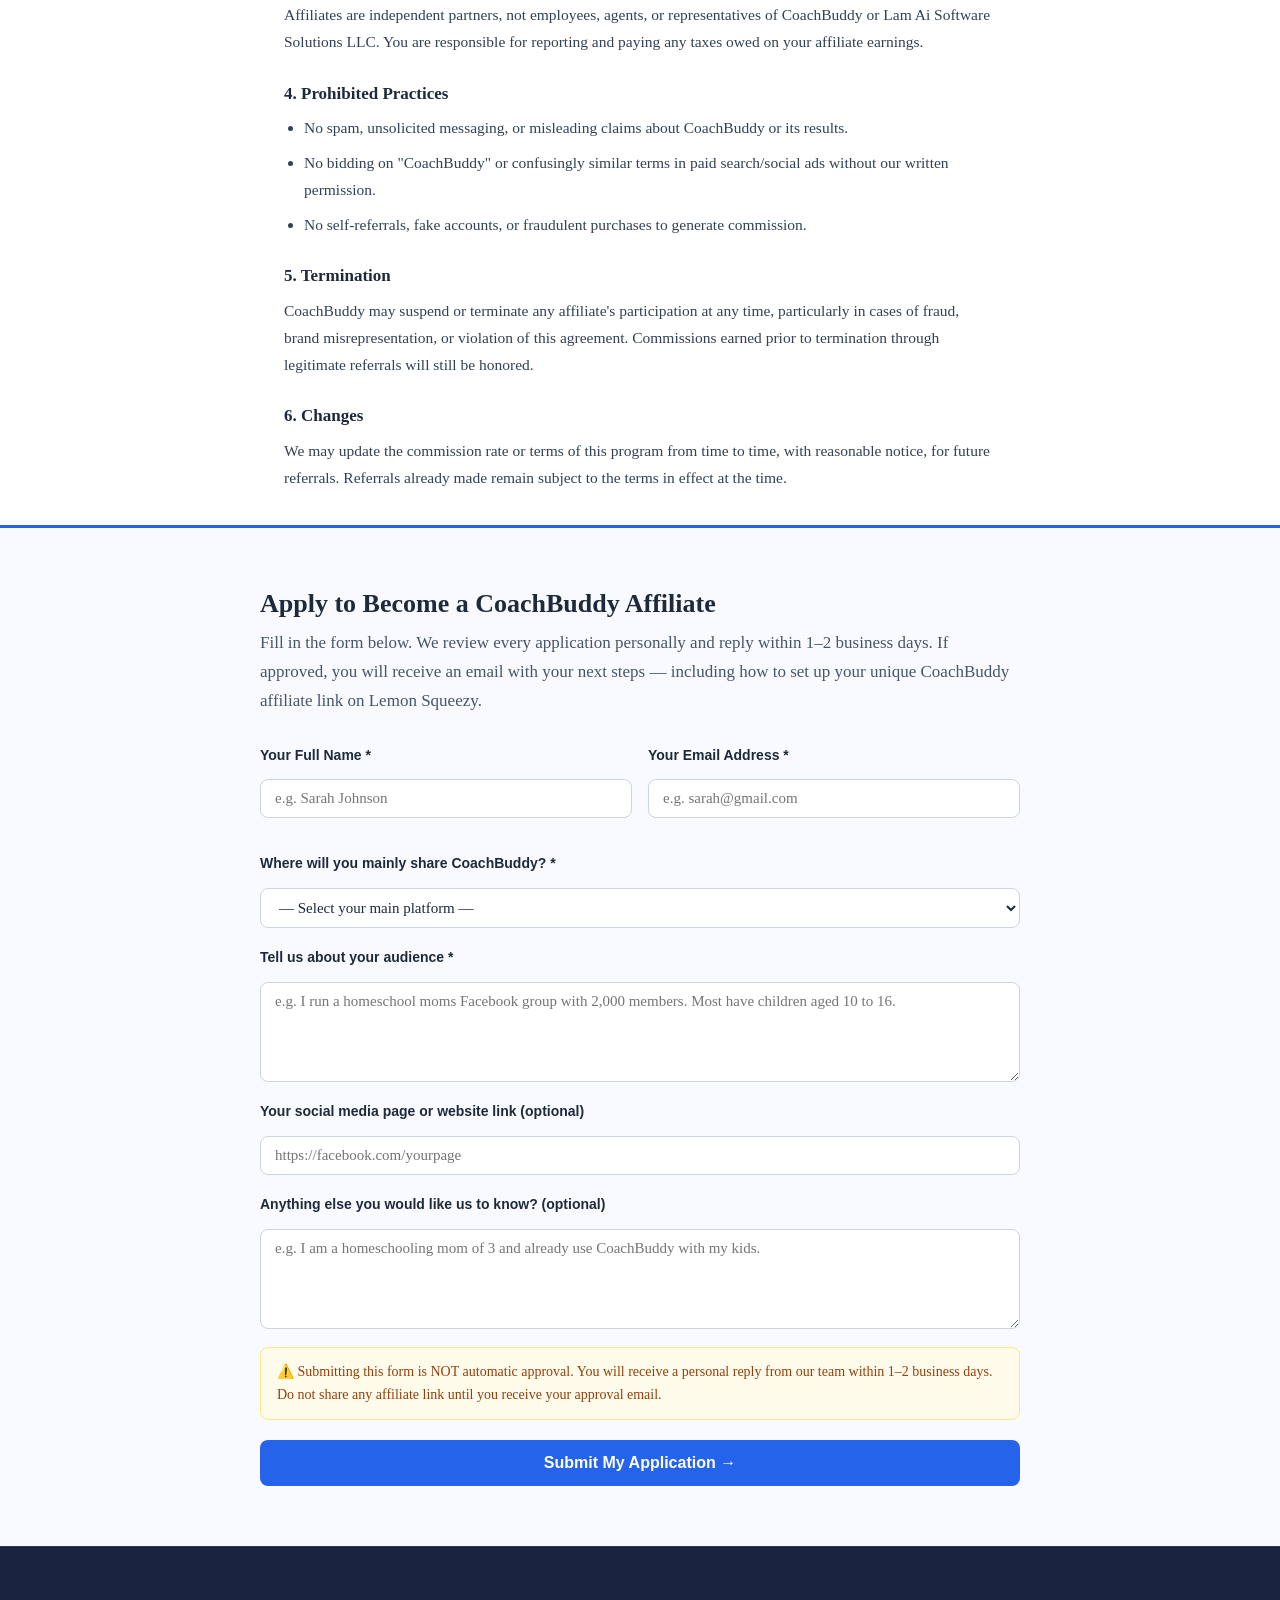
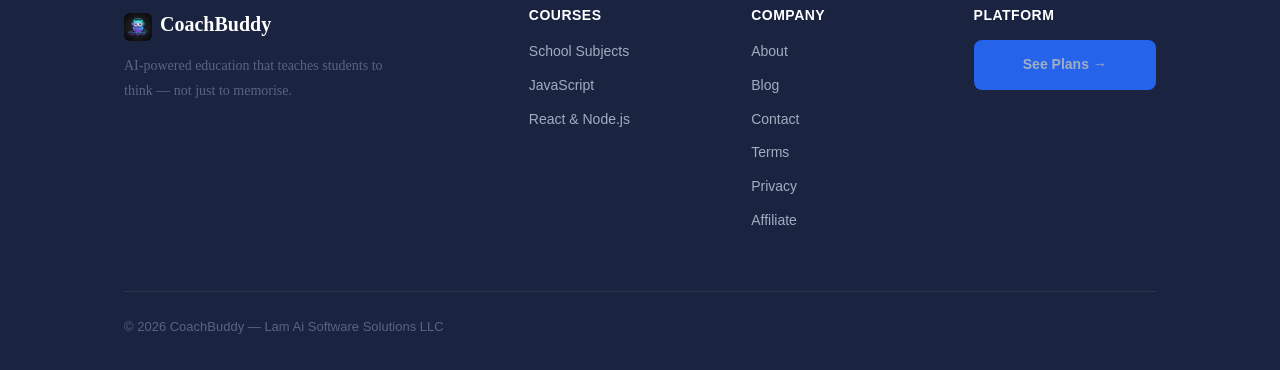
<file: affiliate.html>
<!DOCTYPE html>
<!-- v=20260704 -->
<html lang="en">
<head>
  <meta charset="UTF-8" />
  <meta name="viewport" content="width=device-width, initial-scale=1.0" />
  <meta name="description" content="Become a CoachBuddy Affiliate — Earn 15% recurring commission helping families discover AI tutoring that actually teaches." />
  <title>Affiliate Program — CoachBuddy</title>
  <link rel="stylesheet" href="style.css" />
  <style>
    .legal-hero {
      background: linear-gradient(135deg, #1a2340, #2563eb);
      color: #fff;
      padding: 70px 0 50px;
      text-align: center;
    }
    .legal-hero h1 { font-size: clamp(28px,4vw,44px); margin-bottom: 10px; }
    .legal-hero p { font-size: 16px; color: rgba(255,255,255,0.75); max-width:560px; margin:0 auto; }
    .legal-body {
      max-width: 760px;
      margin: 0 auto;
      padding: 56px 24px 20px;
      color: #1e293b;
      line-height: 1.75;
      font-size: 15.5px;
    }
    .legal-body h2 { font-size: 21px; margin: 40px 0 14px; color: #1e293b; }
    .legal-body h2:first-of-type { margin-top: 0; }
    .legal-body h3 { font-size: 17px; margin: 28px 0 10px; color: #1e293b; }
    .legal-body p { margin-bottom: 14px; color: #334155; }
    .legal-body ul { margin: 0 0 14px 20px; color: #334155; }
    .legal-body li { margin-bottom: 8px; }
    .legal-body a { color: #2563eb; }
    .stat-row {
      display: grid;
      grid-template-columns: repeat(3, 1fr);
      gap: 16px;
      max-width: 760px;
      margin: -30px auto 0;
      padding: 0 24px 40px;
    }
    .stat-card {
      background: #fff;
      border: 1px solid #e2e6f0;
      border-radius: 12px;
      padding: 22px 18px;
      text-align: center;
      box-shadow: 0 4px 14px rgba(0,0,0,0.05);
    }
    .stat-card .num { font-size: 26px; font-weight: 800; color: #2563eb; }
    .stat-card .lbl { font-size: 13px; color: #64748b; margin-top: 4px; }
    .apply-section {
      background: #f8faff;
      border-top: 3px solid #2563eb;
      padding: 60px 24px;
    }
    .apply-form-wrap {
      max-width: 760px;
      margin: 0 auto;
    }
    .apply-form-wrap h2 {
      font-size: 26px;
      color: #1e293b;
      margin-bottom: 10px;
    }
    .apply-form-wrap > p {
      color: #475569;
      margin-bottom: 28px;
      line-height: 1.7;
    }
    .affiliate-form .form-row {
      display: grid;
      grid-template-columns: 1fr 1fr;
      gap: 16px;
    }
    @media(max-width:600px){ .affiliate-form .form-row { grid-template-columns: 1fr; } }
    .affiliate-form .form-group {
      display: flex;
      flex-direction: column;
      margin-bottom: 18px;
    }
    .affiliate-form label {
      font-size: 14px;
      font-weight: 600;
      color: #1e293b;
      margin-bottom: 6px;
    }
    .affiliate-form input,
    .affiliate-form select,
    .affiliate-form textarea {
      border: 1.5px solid #cbd5e1;
      border-radius: 8px;
      padding: 10px 14px;
      font-size: 15px;
      color: #1e293b;
      background: #fff;
      outline: none;
      transition: border-color .2s;
      font-family: inherit;
    }
    .affiliate-form input:focus,
    .affiliate-form select:focus,
    .affiliate-form textarea:focus {
      border-color: #2563eb;
    }
    .form-note {
      background: #fffbeb;
      border: 1px solid #fde68a;
      border-radius: 8px;
      padding: 12px 16px;
      font-size: 14px;
      color: #92400e;
      margin-bottom: 20px;
    }
    .btn-submit {
      background: #2563eb;
      color: #fff;
      border: none;
      border-radius: 8px;
      padding: 14px 32px;
      font-size: 16px;
      font-weight: 700;
      cursor: pointer;
      transition: background .2s;
      width: 100%;
    }
    .btn-submit:hover { background: #1d4ed8; }
    .btn-submit:disabled { background: #93c5fd; cursor: default; }
    .af-success {
      background: #f0fdf4;
      border: 1px solid #86efac;
      border-radius: 8px;
      padding: 16px;
      color: #166534;
      font-weight: 600;
      margin-top: 16px;
      text-align: center;
    }
    .af-error {
      background: #fff1f2;
      border: 1px solid #fca5a5;
      border-radius: 8px;
      padding: 16px;
      color: #991b1b;
      font-weight: 600;
      margin-top: 16px;
      text-align: center;
    }
  </style>
<script>window.lemonSqueezyAffiliateConfig = { store: "lamaisoftware" };</script>
<script src="https://lmsqueezy.com/affiliate.js" defer></script>
  <meta property="og:title" content="Affiliate Program" />
  <meta property="og:description" content="Become a CoachBuddy Affiliate — Earn 15% recurring commission helping families discover AI tutoring that actually teaches." />
  <meta property="og:type" content="website" />
  <meta property="og:url" content="https://coachbuddy.dev/affiliate.html" />
  <meta property="og:image" content="https://coachbuddy.dev/logo.png" />
  <meta property="og:site_name" content="CoachBuddy" />
  <meta name="twitter:card" content="summary_large_image" />
  <meta name="twitter:title" content="Affiliate Program" />
  <meta name="twitter:description" content="Become a CoachBuddy Affiliate — Earn 15% recurring commission helping families discover AI tutoring that actually teaches." />
  <meta name="twitter:image" content="https://coachbuddy.dev/logo.png" />
  <link rel="canonical" href="https://coachbuddy.dev/affiliate.html" />
<link rel="icon" type="image/png" sizes="32x32" href="/favicon-32.png">
<link rel="icon" href="/favicon.ico" sizes="any">
<link rel="apple-touch-icon" href="/apple-touch-icon.png">
</head>
<body>

<nav id="navbar">
  <div class="nav-inner">
    <a class="nav-logo" href="index.html">
      <div class="logo-icon"><img src="logo.png" alt="CoachBuddy" style="width:36px;height:36px;object-fit:contain;border-radius:8px;"></div>
      <span>CoachBuddy</span>
    </a>
    <div class="nav-links">
      <a href="index.html">Home</a>
      <a href="order.html">Pricing</a>
      <a href="blog.html">Blog</a>
      <a href="about.html">About</a>
      <a href="contact.html" class="active">Contact</a>
      <a href="https://elevate-u-ceda8d9f.base44.app/parent-dashboard" target="_blank">Parent Login / Progress</a>
      <a href="https://elevate-u-ceda8d9f.base44.app/subjects" class="nav-cta" target="_blank">Student Log In →</a>
    </div>
    <button class="hamburger" onclick="toggleMenu()"><span></span><span></span><span></span></button>
  </div>
</nav>

<section class="legal-hero">
  <div class="container">
    <h1>Become a CoachBuddy Affiliate</h1>
    <p>Refer students and parents to CoachBuddy and earn commission on every qualifying purchase. Applications are reviewed manually — we keep our affiliate community small and aligned with our mission.</p>
  </div>
</section>

<div class="stat-row">
  <div class="stat-card"><div class="num">15%</div><div class="lbl">Commission per sale</div></div>
  <div class="stat-card"><div class="num">30</div><div class="lbl">Day payout hold</div></div>
  <div class="stat-card"><div class="num">100%</div><div class="lbl">Tracked automatically</div></div>
</div>

<div class="legal-body">

<h2>How It Works</h2>
<ul>
  <li>Apply below and get approved as a CoachBuddy affiliate.</li>
  <li>Receive your unique referral link, generated and tracked through Lemon Squeezy, our payment processor.</li>
  <li>Share your link with your audience — parents, students, educators, or your community.</li>
  <li>Earn a commission automatically whenever someone makes a qualifying purchase through your link.</li>
</ul>

<h2>Commission Structure</h2>
<p>You earn <strong>15% commission</strong> on every payment made by a customer you refer — including <strong>subscription renewals, for as long as they stay subscribed</strong> — across school subject subscriptions, Code Lab, and coding courses. Commission is calculated on the <strong>net price, before tax/VAT</strong>, not the tax-inclusive total shown at checkout. This is handled automatically by Lemon Squeezy.</p>

<h2>Payouts</h2>
<p>Commissions are paid out through Lemon Squeezy's affiliate payout system on their standard schedule. Each referred sale is subject to a <strong>30-day holding period</strong> before the commission becomes payable, to account for potential refunds. If a referred sale is refunded within that window, the associated commission is automatically voided.</p>

<h2>Getting Approved</h2>
<p>CoachBuddy's affiliate program is application-based, not open sign-up. We manually review every applicant to make sure their audience and approach are a good fit — this protects both our brand and your reputation as our partner.</p>

<h2>Affiliate Agreement</h2>
<h3>1. Eligibility</h3>
<p>You must be approved by CoachBuddy before generating or sharing referral links. Approval may be withdrawn at any time at our discretion.</p>
<h3>2. Commission &amp; Payment</h3>
<p>15% of the net (pre-tax) value of every payment made by a referred customer, including recurring subscription renewals for as long as the subscription remains active, paid via Lemon Squeezy subject to its standard affiliate fee and the 30-day payout hold described above.</p>
<h3>3. Independent Relationship</h3>
<p>Affiliates are independent partners, not employees, agents, or representatives of CoachBuddy or Lam Ai Software Solutions LLC. You are responsible for reporting and paying any taxes owed on your affiliate earnings.</p>
<h3>4. Prohibited Practices</h3>
<ul>
  <li>No spam, unsolicited messaging, or misleading claims about CoachBuddy or its results.</li>
  <li>No bidding on "CoachBuddy" or confusingly similar terms in paid search/social ads without our written permission.</li>
  <li>No self-referrals, fake accounts, or fraudulent purchases to generate commission.</li>
</ul>
<h3>5. Termination</h3>
<p>CoachBuddy may suspend or terminate any affiliate's participation at any time, particularly in cases of fraud, brand misrepresentation, or violation of this agreement. Commissions earned prior to termination through legitimate referrals will still be honored.</p>
<h3>6. Changes</h3>
<p>We may update the commission rate or terms of this program from time to time, with reasonable notice, for future referrals. Referrals already made remain subject to the terms in effect at the time.</p>

</div>

<div class="apply-section">
  <div class="apply-form-wrap">
    <h2>Apply to Become a CoachBuddy Affiliate</h2>
    <p>Fill in the form below. We review every application personally and reply within 1–2 business days. If approved, you will receive an email with your next steps — including how to set up your unique CoachBuddy affiliate link on Lemon Squeezy.</p>
    <form class="affiliate-form" id="affiliateForm" onsubmit="submitAffiliateForm(event)">
      <div class="form-row">
        <div class="form-group">
          <label for="af_name">Your Full Name *</label>
          <input type="text" id="af_name" name="name" required placeholder="e.g. Sarah Johnson" />
        </div>
        <div class="form-group">
          <label for="af_email">Your Email Address *</label>
          <input type="email" id="af_email" name="email" required placeholder="e.g. sarah@gmail.com" />
        </div>
      </div>
      <div class="form-group">
        <label for="af_platform">Where will you mainly share CoachBuddy? *</label>
        <select id="af_platform" name="platform" required>
          <option value="">— Select your main platform —</option>
          <option value="Facebook">Facebook (personal profile or group)</option>
          <option value="TikTok">TikTok</option>
          <option value="Instagram">Instagram</option>
          <option value="WhatsApp">WhatsApp groups</option>
          <option value="YouTube">YouTube</option>
          <option value="Blog/Website">Blog or Website</option>
          <option value="Pinterest">Pinterest</option>
          <option value="Multiple">Multiple platforms</option>
          <option value="Other">Other</option>
        </select>
      </div>
      <div class="form-group">
        <label for="af_audience">Tell us about your audience *</label>
        <textarea id="af_audience" name="audience" required rows="3"
          placeholder="e.g. I run a homeschool moms Facebook group with 2,000 members. Most have children aged 10 to 16."></textarea>
      </div>
      <div class="form-group">
        <label for="af_profile">Your social media page or website link (optional)</label>
        <input type="url" id="af_profile" name="profile" placeholder="https://facebook.com/yourpage" />
      </div>
      <div class="form-group">
        <label for="af_message">Anything else you would like us to know? (optional)</label>
        <textarea id="af_message" name="message" rows="2"
          placeholder="e.g. I am a homeschooling mom of 3 and already use CoachBuddy with my kids."></textarea>
      </div>
      <div class="form-note">
        ⚠️ Submitting this form is NOT automatic approval. You will receive a personal reply from our team within 1–2 business days. Do not share any affiliate link until you receive your approval email.
      </div>
      <button type="submit" class="btn-submit" id="af_submit">Submit My Application →</button>
      <div id="af_success" class="af-success" style="display:none;">
        ✅ Thank you! Your application has been received. We will be in touch within 1–2 business days.
      </div>
      <div id="af_error" class="af-error" style="display:none;">
        ❌ Something went wrong. Please email us directly at info@coachbuddy.dev
      </div>
    </form>
  </div>
</div>

<script>
function submitAffiliateForm(e) {
  e.preventDefault();
  var btn = document.getElementById("af_submit");
  btn.disabled = true;
  btn.textContent = "Sending...";

  var name = document.getElementById("af_name").value;
  var email = document.getElementById("af_email").value;
  var platform = document.getElementById("af_platform").value;
  var audience = document.getElementById("af_audience").value;
  var profile = document.getElementById("af_profile").value;
  var message = document.getElementById("af_message").value;

  var body = "Affiliate Application\n\n" +
    "Name: " + name + "\n" +
    "Email: " + email + "\n" +
    "Platform: " + platform + "\n" +
    "Audience: " + audience + "\n" +
    "Profile link: " + (profile || "Not provided") + "\n" +
    "Message: " + (message || "None");

  var mailto = "mailto:info@coachbuddy.dev" +
    "?subject=" + encodeURIComponent("CoachBuddy Affiliate Application - " + name) +
    "&body=" + encodeURIComponent(body);

  window.location.href = mailto;

  setTimeout(function() {
    document.getElementById("af_success").style.display = "block";
    btn.textContent = "Application Sent ✓";
  }, 800);
}
</script>

<!-- FOOTER -->
<footer>
  <div class="container">
    <div class="footer-inner">
      <div class="footer-brand">
        <div class="logo-text"><img src="logo.png" alt="CoachBuddy" style="width:28px;height:28px;object-fit:contain;border-radius:6px;vertical-align:middle;margin-right:8px;">CoachBuddy</div>
        <p>AI-powered education that teaches students to think — not just to memorise.</p>
      </div>
      <div class="footer-col"><h4>Courses</h4><a href="order.html">School Subjects</a><a href="order.html">JavaScript</a><a href="order.html">React &amp; Node.js</a></div>
      <div class="footer-col"><h4>Company</h4><a href="about.html">About</a><a href="blog.html">Blog</a><a href="contact.html">Contact</a><a href="terms.html">Terms</a><a href="privacy.html">Privacy</a><a href="affiliate.html" class="active">Affiliate</a></div>
      <div class="footer-col"><h4>Platform</h4><a href="order.html" class="btn btn-primary">See Plans →</a></div>
    </div>
    <div class="footer-bottom"><p>© 2026 CoachBuddy — Lam Ai Software Solutions LLC</p></div>
  </div>
</footer>

<script>
window.addEventListener('scroll', () => {
  document.getElementById('navbar').classList.toggle('scrolled', window.scrollY > 20);
});

function toggleMenu() {
  const links = document.querySelector('.nav-links');
  const isOpen = links.style.display === 'flex';
  links.style.display = isOpen ? '' : 'flex';
  links.style.flexDirection = 'column';
  links.style.position = 'absolute';
  links.style.top = '70px';
  links.style.left = '0';
  links.style.right = '0';
  links.style.background = '#fff';
  links.style.padding = '20px 24px';
  links.style.borderBottom = '1px solid #e2e6f0';
  links.style.zIndex = '999';
}
</script>
</body>
</html>
</file>
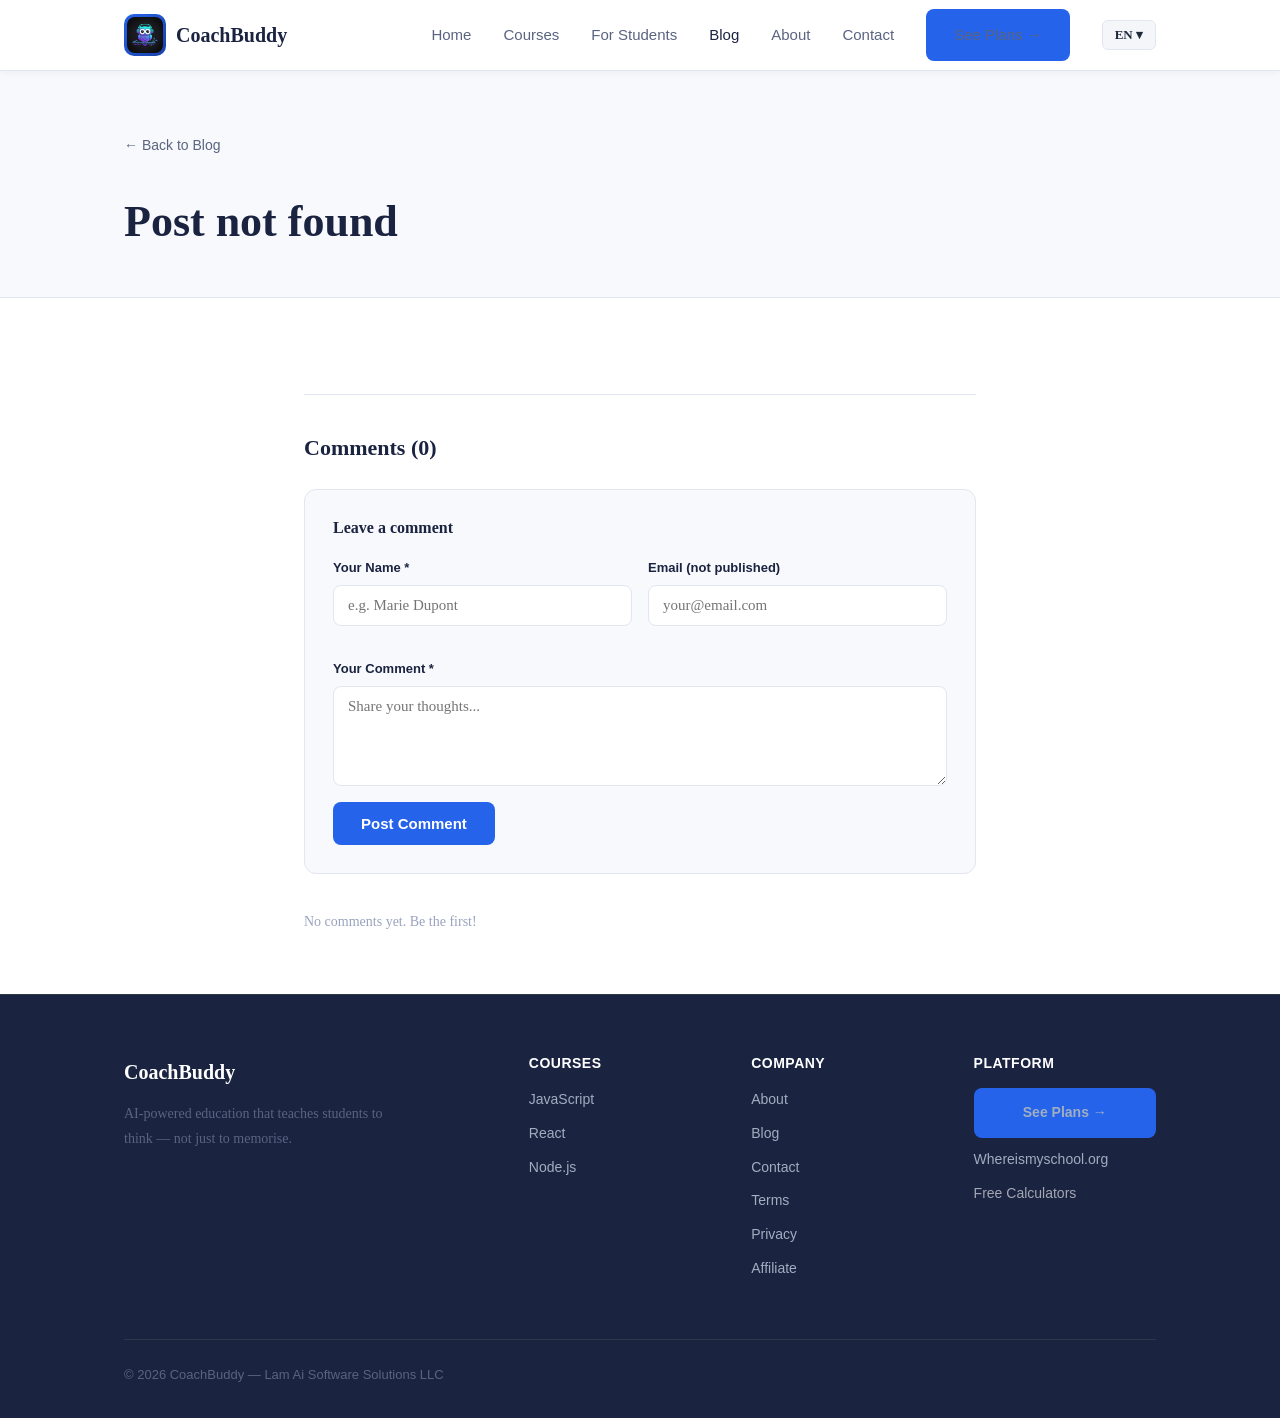
<file: blog-post.html>
<!DOCTYPE html>
<html lang="en">
<head>
  <meta charset="UTF-8" />
  <meta name="viewport" content="width=device-width, initial-scale=1.0" />
  <meta name="description" content="CoachBuddy Blog — Articles on AI tutoring, parenting, and helping kids succeed without cheating." />
  <title>Blog Post — CoachBuddy</title>
  <link rel="stylesheet" href="style.css" />
<script>window.lemonSqueezyAffiliateConfig = { store: "lamaisoftware" };</script>
<script src="https://lmsqueezy.com/affiliate.js" defer></script>
<script src="translations.js"></script>
<script src="i18n.js"></script>
  <meta property="og:title" content="Blog Post" />
  <meta property="og:description" content="CoachBuddy Blog — Articles on AI tutoring, parenting, and helping kids succeed without cheating." />
  <meta property="og:type" content="article" />
  <meta property="og:url" content="https://coachbuddy.dev/blog-post.html" />
  <meta property="og:image" content="https://coachbuddy.dev/logo.png" />
  <meta property="og:site_name" content="CoachBuddy" />
  <meta name="twitter:card" content="summary_large_image" />
  <meta name="twitter:title" content="Blog Post" />
  <meta name="twitter:description" content="CoachBuddy Blog — Articles on AI tutoring, parenting, and helping kids succeed without cheating." />
  <meta name="twitter:image" content="https://coachbuddy.dev/logo.png" />
  <link rel="canonical" href="https://coachbuddy.dev/blog-post.html" />
<link rel="icon" type="image/png" sizes="32x32" href="/favicon-32.png">
<link rel="icon" href="/favicon.ico" sizes="any">
<link rel="apple-touch-icon" href="/apple-touch-icon.png">
</head>
<body>
<nav id="navbar">
  <div class="nav-inner">
    <a class="nav-logo" href="index.html"><div class="logo-icon"><img src="logo.png" alt="CoachBuddy" style="width:36px;height:36px;object-fit:contain;border-radius:8px;"></div><span>CoachBuddy</span></a>
    <div class="nav-links" style="display:flex;align-items:center;">
      <a href="index.html" data-i18n="nav.home">Home</a><a href="courses.html" data-i18n="nav.courses">Courses</a><a href="students.html" data-i18n="nav.students">For Students</a>
      <a href="blog.html" class="active" data-i18n="nav.blog">Blog</a><a href="about.html" data-i18n="nav.about">About</a><a href="contact.html" data-i18n="nav.contact">Contact</a>
      <a href="order.html" class="btn btn-primary" data-i18n="nav.see_plans">See Plans →</a>
      <div class="cb-lang-switcher" id="cbLangSwitcher" style="position:relative;display:inline-block;">
        <button id="cbLangCurrent" onclick="cbToggleLangMenu()" style="background:#f5f6fa;border:1px solid #e2e6f0;border-radius:6px;padding:6px 12px;font-size:13px;font-weight:600;cursor:pointer;color:#1e293b;font-family:inherit;">EN ▾</button>
        <div id="cbLangMenu" style="display:none;position:absolute;top:calc(100% + 6px);right:0;background:#fff;border:1px solid #e2e6f0;border-radius:8px;box-shadow:0 8px 24px rgba(0,0,0,0.12);min-width:150px;z-index:1000;overflow:hidden;">
          <a class="cb-lang-option" data-lang="en" onclick="cbSetLang('en')" style="display:block;padding:10px 16px;font-size:14px;color:#1e293b;text-decoration:none;cursor:pointer;">English</a>
          <a class="cb-lang-option" data-lang="fr" onclick="cbSetLang('fr')" style="display:block;padding:10px 16px;font-size:14px;color:#1e293b;text-decoration:none;cursor:pointer;">Français</a>
          <a class="cb-lang-option" data-lang="es" onclick="cbSetLang('es')" style="display:block;padding:10px 16px;font-size:14px;color:#1e293b;text-decoration:none;cursor:pointer;">Español</a>
          <a class="cb-lang-option" data-lang="vi" onclick="cbSetLang('vi')" style="display:block;padding:10px 16px;font-size:14px;color:#1e293b;text-decoration:none;cursor:pointer;">Tiếng Việt</a>
          <a class="cb-lang-option" data-lang="zh" onclick="cbSetLang('zh')" style="display:block;padding:10px 16px;font-size:14px;color:#1e293b;text-decoration:none;cursor:pointer;">中文</a>
        </div>
      </div>
    </div>
    <button class="hamburger" onclick="toggleMenu()"><span></span><span></span><span></span></button>
  </div>
</nav>

<div id="post-header" class="post-header">
  <div class="container">
    <a href="blog.html" style="font-size:14px;color:#5a6480;font-family:Arial,sans-serif;" data-i18n="blogpost.back_link">← Back to Blog</a>
    <div id="post-meta" class="post-meta" style="margin-top:16px;"></div>
    <h1 id="post-title" style="font-size:clamp(24px,4vw,44px);max-width:760px;margin-top:12px;"></h1>
  </div>
</div>

<div class="post-body" id="post-content"></div>

<!-- COMMENTS -->
<div class="comments-section">
  <h3 id="comments-heading">Comments (0)</h3>

  <div class="comment-form">
    <h4 style="font-size:16px;margin-bottom:20px;" data-i18n="blogpost.comment_form_heading">Leave a comment</h4>
    <div id="comment-alert"></div>
    <div class="form-row">
      <div class="form-group"><label data-i18n="blogpost.comment_name_label">Your Name *</label><input type="text" id="c-name" data-i18n-placeholder="blogpost.comment_name_ph" placeholder="e.g. Marie Dupont" /></div>
      <div class="form-group"><label data-i18n="blogpost.comment_email_label">Email (not published)</label><input type="email" id="c-email" data-i18n-placeholder="blogpost.comment_email_ph" placeholder="your@email.com" /></div>
    </div>
    <div class="form-group"><label data-i18n="blogpost.comment_text_label">Your Comment *</label><textarea id="c-text" data-i18n-placeholder="blogpost.comment_text_ph" placeholder="Share your thoughts..."></textarea></div>
    <button class="btn btn-primary" onclick="submitComment()" data-i18n="blogpost.comment_post_btn">Post Comment</button>
  </div>

  <div id="comments-list"></div>
</div>

<footer>
  <div class="container">
    <div class="footer-inner">
      <div class="footer-brand"><div class="logo-text">CoachBuddy</div><p data-i18n="footer.tagline">AI-powered education that teaches students to think — not just to memorise.</p></div>
      <div class="footer-col"><h4 data-i18n="footer.courses_heading">Courses</h4><a href="courses.html" data-i18n="footer.link_js">JavaScript</a><a href="courses.html" data-i18n="students.footer_react">React</a><a href="courses.html" data-i18n="students.footer_nodejs">Node.js</a></div>
      <div class="footer-col"><h4 data-i18n="footer.company_heading">Company</h4><a href="about.html" data-i18n="nav.about">About</a><a href="blog.html" class="active" data-i18n="nav.blog">Blog</a><a href="contact.html" data-i18n="nav.contact">Contact</a><a href="terms.html" data-i18n="footer.terms">Terms</a><a href="privacy.html" data-i18n="footer.privacy">Privacy</a><a href="affiliate.html" data-i18n="footer.affiliate">Affiliate</a></div>
      <div class="footer-col"><h4 data-i18n="footer.platform_heading">Platform</h4><a href="order.html" class="btn btn-primary" data-i18n="nav.see_plans">See Plans →</a><a href="https://whereismyschool.org" target="_blank" rel="noopener" title="Find and rate schools across the USA">Whereismyschool.org</a>
          <a href="https://calculators.whereismyschool.org" style="color:rgba(255,255,255,0.6);" target="_blank" rel="noopener" data-i18n="footer.calculators">Free Calculators</a></div>
    </div>
    <div class="footer-bottom"><p data-i18n="footer.copyright_full">© 2026 CoachBuddy — Lam Ai Software Solutions LLC</p></div>
  </div>
</footer>

<script>
function toggleMenu() {
  const links = document.querySelector('.nav-links');
  links.style.display = links.style.display === 'flex' ? 'none' : 'flex';
  links.style.flexDirection = 'column'; links.style.position = 'absolute';
  links.style.top = '70px'; links.style.left = '0'; links.style.right = '0';
  links.style.background = '#fff'; links.style.padding = '20px 24px';
  links.style.borderBottom = '1px solid #e2e6f0';
}
window.addEventListener('scroll', () => {
  document.getElementById('navbar').classList.toggle('scrolled', window.scrollY > 20);
});

const postId = new URLSearchParams(location.search).get('id');
let currentPost = null;

function pd(p) {
  const lang = (window.cbGetLang && window.cbGetLang()) || 'en';
  return (p.i18n && (p.i18n[lang] || p.i18n.en)) || {};
}

function renderPost() {
  if (!currentPost) return;
  const d = pd(currentPost);
  document.title = d.title + ' — CoachBuddy';
  document.getElementById('post-title').textContent = d.title;
  document.getElementById('post-meta').innerHTML = `
    <span class="blog-cat">${d.category}</span>
    <span style="font-size:14px;color:#9aa3be;margin-left:12px;font-family:Arial,sans-serif;">${new Date(currentPost.date).toLocaleDateString('en-GB',{day:'numeric',month:'long',year:'numeric'})}</span>`;
  document.getElementById('post-content').innerHTML = d.content;
}

fetch('data/blog.json')
  .then(r => r.json())
  .then(posts => {
    currentPost = posts.find(p => p.id === postId);
    if (!currentPost) { document.getElementById('post-title').textContent = (window.cbT ? window.cbT('blogpost.post_not_found') : 'Post not found'); return; }
    renderPost();
  });

document.addEventListener('cblangchange', renderPost);

fetch('data/comments.json')
  .then(r => r.json())
  .then(all => {
    const comments = all.filter(c => c.postId === postId && c.approved);
    const prefix = window.cbT ? window.cbT('blogpost.comments_heading_prefix') : 'Comments';
    document.getElementById('comments-heading').textContent = `${prefix} (${comments.length})`;
    const list = document.getElementById('comments-list');
    if (!comments.length) {
      list.innerHTML = `<p style="color:#9aa3be;font-size:14px;">${window.cbT ? window.cbT('blogpost.no_comments') : 'No comments yet. Be the first!'}</p>`;
      return;
    }
    list.innerHTML = comments.map(c => `
      <div class="comment-item">
        <span class="comment-author">${c.name}</span>
        <span class="comment-date">${new Date(c.date).toLocaleDateString('en-GB')}</span>
        <div class="comment-text">${c.text}</div>
      </div>`).join('');
  });

function submitComment() {
  const name = document.getElementById('c-name').value.trim();
  const text = document.getElementById('c-text').value.trim();
  const alertEl = document.getElementById('comment-alert');
  if (!name || !text) {
    alertEl.innerHTML = `<div class="alert alert-error">${window.cbT ? window.cbT('blogpost.comment_error') : 'Please fill in your name and comment.'}</div>`;
    return;
  }
  // Save to localStorage as pending (admin approves via admin panel)
  const pending = JSON.parse(localStorage.getItem('cb_pending_comments') || '[]');
  pending.push({ id: Date.now().toString(), postId, name, email: document.getElementById('c-email').value, text, date: new Date().toISOString(), approved: false });
  localStorage.setItem('cb_pending_comments', JSON.stringify(pending));
  alertEl.innerHTML = `<div class="alert alert-success">${window.cbT ? window.cbT('blogpost.comment_success') : 'Thank you! Your comment has been submitted for review.'}</div>`;
  document.getElementById('c-name').value = '';
  document.getElementById('c-email').value = '';
  document.getElementById('c-text').value = '';
}
</script>
</body>
</html>
</file>
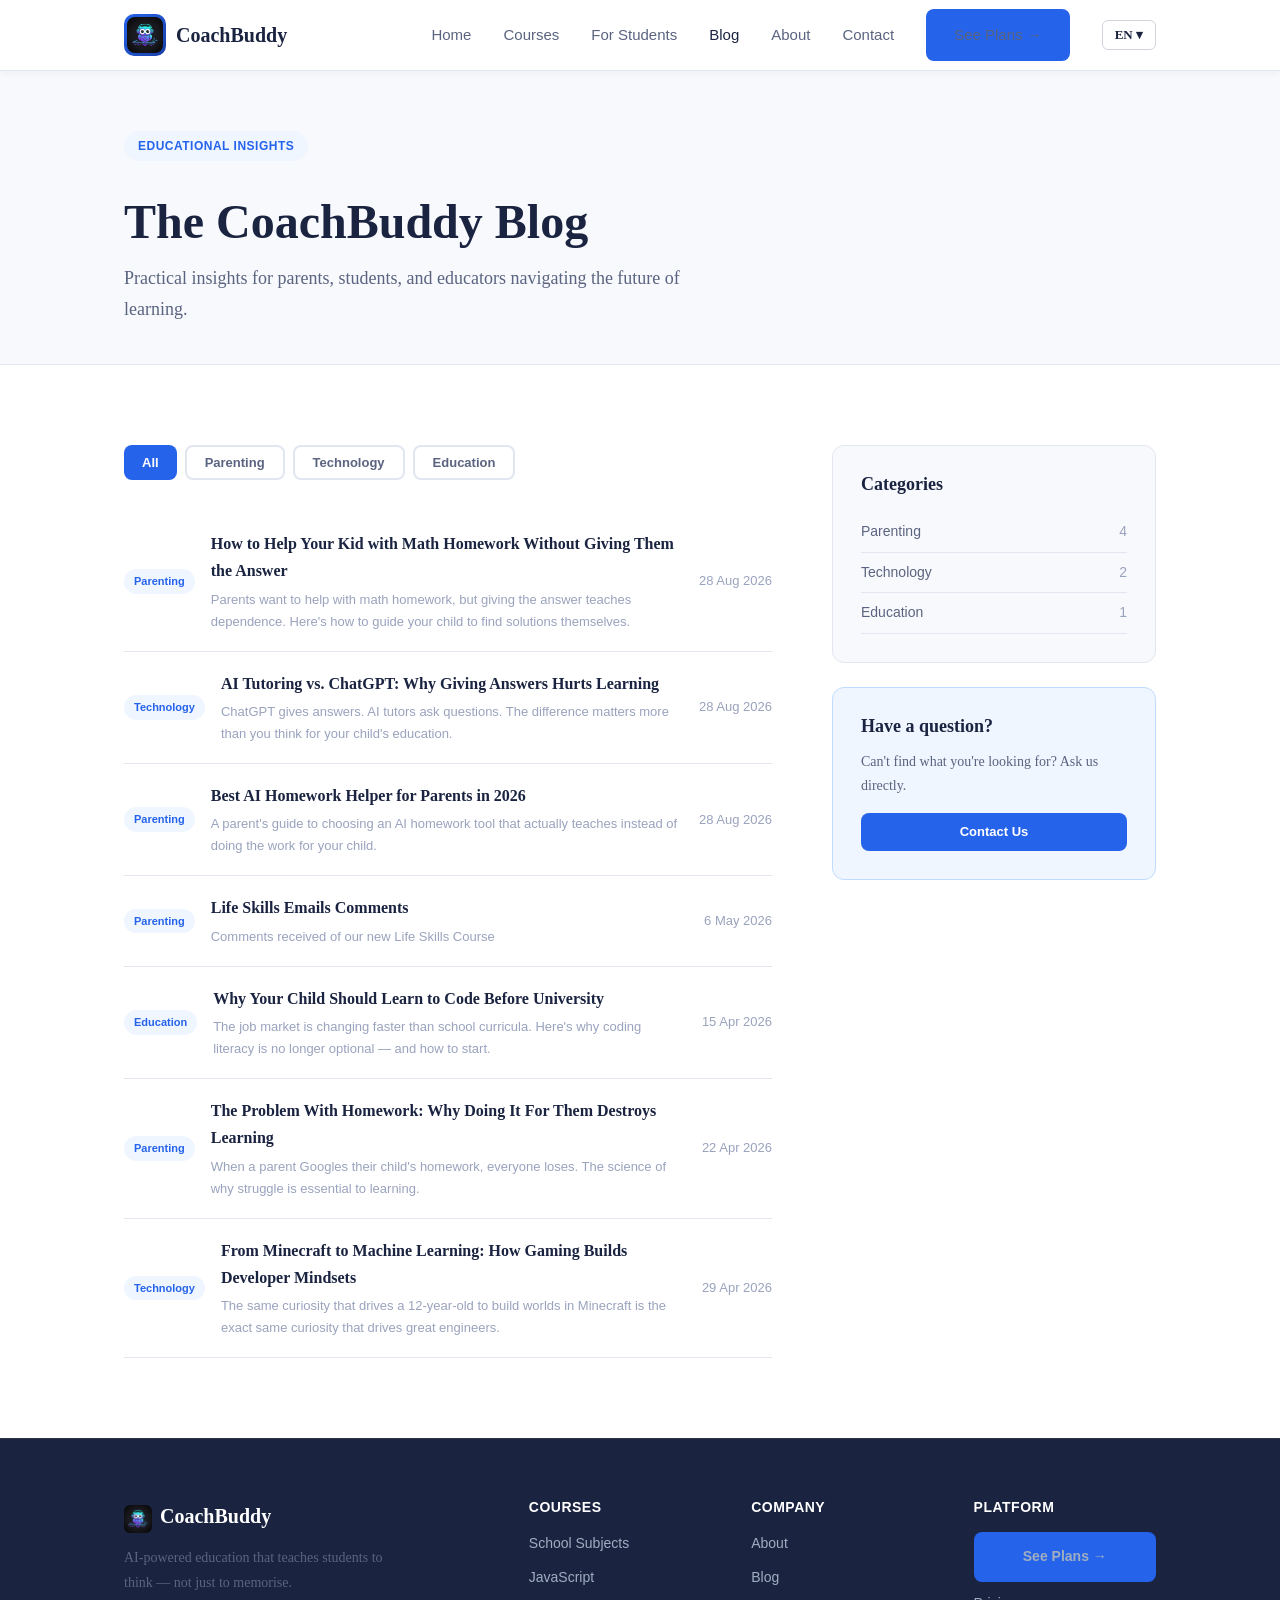
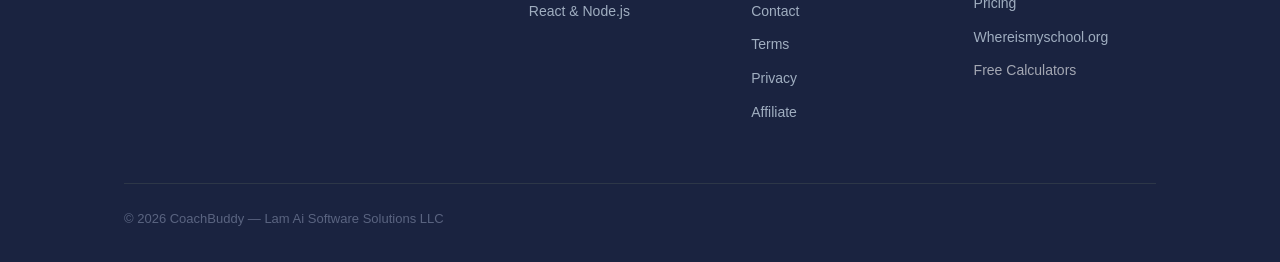
<file: blog.html>
<!DOCTYPE html>
<html lang="en">
<head>
  <meta charset="UTF-8" />
  <meta name="viewport" content="width=device-width, initial-scale=1.0" />
  <meta name="description" content="CoachBuddy Blog — Insights on AI tutoring, parenting, education, and helping kids learn to think critically." />
  <title>Blog — CoachBuddy</title>
  <link rel="stylesheet" href="style.css" />
<script>window.lemonSqueezyAffiliateConfig = { store: "lamaisoftware" };</script>
<script src="https://lmsqueezy.com/affiliate.js" defer></script>
<script src="translations.js"></script>
<script src="i18n.js"></script>
  <meta property="og:title" content="Blog" />
  <meta property="og:description" content="CoachBuddy Blog — Insights on AI tutoring, parenting, education, and helping kids learn to think critically." />
  <meta property="og:type" content="website" />
  <meta property="og:url" content="https://coachbuddy.dev/blog.html" />
  <meta property="og:image" content="https://coachbuddy.dev/logo.png" />
  <meta property="og:site_name" content="CoachBuddy" />
  <meta name="twitter:card" content="summary_large_image" />
  <meta name="twitter:title" content="Blog" />
  <meta name="twitter:description" content="CoachBuddy Blog — Insights on AI tutoring, parenting, education, and helping kids learn to think critically." />
  <meta name="twitter:image" content="https://coachbuddy.dev/logo.png" />
  <link rel="canonical" href="https://coachbuddy.dev/blog.html" />
  <script type="application/ld+json">
  {
    "@context": "https://schema.org",
    "@type": "Blog",
    "name": "CoachBuddy Blog",
    "url": "https://coachbuddy.dev/blog.html",
    "description": "Insights on AI tutoring, parenting, education, and helping kids learn to think critically."
  }
  </script>
<link rel="icon" type="image/png" sizes="32x32" href="/favicon-32.png">
<link rel="icon" href="/favicon.ico" sizes="any">
<link rel="apple-touch-icon" href="/apple-touch-icon.png">
</head>
<body>
<nav id="navbar">
  <div class="nav-inner">
    <a class="nav-logo" href="index.html"><div class="logo-icon"><img src="logo.png" alt="CoachBuddy" style="width:36px;height:36px;object-fit:contain;border-radius:8px;"></div><span>CoachBuddy</span></a>
    <div class="nav-links">
      <a href="index.html" data-i18n="nav.home">Home</a>
      <a href="courses.html" data-i18n="nav.courses">Courses</a>
      <a href="students.html" data-i18n="nav.students">For Students</a>
      <a href="blog.html" class="active" data-i18n="nav.blog">Blog</a>
      <a href="about.html" data-i18n="nav.about">About</a>
      <a href="contact.html" data-i18n="nav.contact">Contact</a>
      <a href="order.html" class="btn btn-primary" data-i18n="nav.see_plans">See Plans →</a>
      <div class="cb-lang-switcher" id="cbLangSwitcher" style="position:relative;display:inline-block;">
        <button id="cbLangCurrent" onclick="cbToggleLangMenu()" style="background:none;border:1px solid #d1d5db;border-radius:6px;padding:6px 12px;font-size:13px;font-weight:600;cursor:pointer;color:inherit;font-family:inherit;">EN ▾</button>
        <div id="cbLangMenu" style="display:none;position:absolute;top:calc(100% + 6px);right:0;background:#fff;border:1px solid #e2e6f0;border-radius:8px;box-shadow:0 8px 24px rgba(0,0,0,0.12);min-width:150px;z-index:1000;overflow:hidden;">
          <a class="cb-lang-option" data-lang="en" onclick="cbSetLang('en')" style="display:block;padding:10px 16px;font-size:14px;color:#1e293b;text-decoration:none;cursor:pointer;">English</a>
          <a class="cb-lang-option" data-lang="fr" onclick="cbSetLang('fr')" style="display:block;padding:10px 16px;font-size:14px;color:#1e293b;text-decoration:none;cursor:pointer;">Français</a>
          <a class="cb-lang-option" data-lang="es" onclick="cbSetLang('es')" style="display:block;padding:10px 16px;font-size:14px;color:#1e293b;text-decoration:none;cursor:pointer;">Español</a>
          <a class="cb-lang-option" data-lang="vi" onclick="cbSetLang('vi')" style="display:block;padding:10px 16px;font-size:14px;color:#1e293b;text-decoration:none;cursor:pointer;">Tiếng Việt</a>
          <a class="cb-lang-option" data-lang="zh" onclick="cbSetLang('zh')" style="display:block;padding:10px 16px;font-size:14px;color:#1e293b;text-decoration:none;cursor:pointer;">中文</a>
        </div>
      </div>
    </div>
    <button class="hamburger" onclick="toggleMenu()"><span></span><span></span><span></span></button>
  </div>
</nav>

<section style="background:#f8f9fc;border-bottom:1px solid #e2e6f0;padding:60px 0 40px;">
  <div class="container">
    <span class="hero-tag" data-i18n="blog.hero_tag">Educational Insights</span>
    <h1 style="font-size:clamp(28px,4vw,48px);margin-top:12px;" data-i18n="blog.title">The CoachBuddy Blog</h1>
    <p style="font-size:18px;color:#5a6480;margin-top:12px;max-width:560px;" data-i18n="blog.subtitle">Practical insights for parents, students, and educators navigating the future of learning.</p>
  </div>
</section>

<section class="section">
  <div class="container">
    <div style="display:grid;grid-template-columns:2fr 1fr;gap:60px;align-items:start;">
      <div>
        <div id="blog-filters" style="display:flex;gap:8px;flex-wrap:wrap;margin-bottom:32px;"></div>
        <div class="blog-list" id="blog-list"></div>
        <div id="no-posts" style="display:none;padding:40px 0;text-align:center;color:#9aa3be;" data-i18n="blog.no_posts">No articles in this category yet.</div>
      </div>
      <div>
        <div style="background:#f8f9fc;border:1px solid #e2e6f0;border-radius:12px;padding:28px;margin-bottom:24px;">
          <h3 style="font-size:18px;margin-bottom:16px;" data-i18n="blog.categories_heading">Categories</h3>
          <div id="category-list"></div>
        </div>
        <div style="background:#eff6ff;border:1px solid #bfdbfe;border-radius:12px;padding:28px;">
          <h3 style="font-size:18px;margin-bottom:12px;" data-i18n="blog.question_heading">Have a question?</h3>
          <p style="font-size:14px;color:#5a6480;margin-bottom:16px;" data-i18n="blog.question_text">Can't find what you're looking for? Ask us directly.</p>
          <a href="contact.html" class="btn btn-primary btn-sm" style="width:100%;display:block;text-align:center;" data-i18n="blog.contact_btn">Contact Us</a>
        </div>
      </div>
    </div>
  </div>
</section>

<footer>
  <div class="container">
    <div class="footer-inner">
      <div class="footer-brand"><div class="logo-text"><img src="logo.png" alt="CoachBuddy" style="width:28px;height:28px;object-fit:contain;border-radius:6px;vertical-align:middle;margin-right:8px;">CoachBuddy</div><p data-i18n="footer.tagline">AI-powered education that teaches students to think — not just to memorise.</p></div>
      <div class="footer-col"><h4 data-i18n="footer.courses_heading">Courses</h4><a href="courses.html" data-i18n="footer.link_subjects">School Subjects</a><a href="courses.html" data-i18n="footer.link_js">JavaScript</a><a href="courses.html" data-i18n="footer.link_react_node">React & Node.js</a></div>
      <div class="footer-col"><h4 data-i18n="footer.company_heading">Company</h4><a href="about.html" data-i18n="nav.about">About</a><a href="blog.html" class="active" data-i18n="nav.blog">Blog</a><a href="contact.html" data-i18n="nav.contact">Contact</a><a href="terms.html" data-i18n="footer.terms">Terms</a><a href="privacy.html" data-i18n="footer.privacy">Privacy</a><a href="affiliate.html" data-i18n="footer.affiliate">Affiliate</a></div>
      <div class="footer-col"><h4 data-i18n="footer.platform_heading">Platform</h4><a href="order.html" class="btn btn-primary" data-i18n="nav.see_plans">See Plans →</a><a href="courses.html" data-i18n="nav.pricing">Pricing</a><a href="https://whereismyschool.org" target="_blank" rel="noopener" title="Find and rate schools across the USA">Whereismyschool.org</a>
          <a href="https://calculators.whereismyschool.org" style="color:rgba(255,255,255,0.6);" target="_blank" rel="noopener" data-i18n="footer.calculators">Free Calculators</a></div>
    </div>
    <div class="footer-bottom"><p data-i18n="footer.copyright_full">© 2026 CoachBuddy — Lam Ai Software Solutions LLC</p></div>
  </div>
</footer>

<script>
function toggleMenu() {
  const links = document.querySelector('.nav-links');
  links.style.display = links.style.display === 'flex' ? 'none' : 'flex';
  links.style.flexDirection = 'column';
  links.style.position = 'absolute';
  links.style.top = '70px'; links.style.left = '0'; links.style.right = '0';
  links.style.background = '#fff'; links.style.padding = '20px 24px';
  links.style.borderBottom = '1px solid #e2e6f0';
}
window.addEventListener('scroll', () => {
  document.getElementById('navbar').classList.toggle('scrolled', window.scrollY > 20);
});

let allPosts = [];
let activeCategory = 'All';

function pd(p) {
  const lang = (window.cbGetLang && window.cbGetLang()) || 'en';
  return (p.i18n && (p.i18n[lang] || p.i18n.en)) || {};
}

fetch('data/blog.json')
  .then(r => r.json())
  .then(posts => {
    allPosts = posts.filter(p => p.published);
    renderFilters();
    renderPosts();
  });

document.addEventListener('cblangchange', () => { renderFilters(); renderPosts(); });

function renderFilters() {
  const cats = ['All', ...new Set(allPosts.map(p => pd(p).category))];
  const filterEl = document.getElementById('blog-filters');
  const catEl = document.getElementById('category-list');
  filterEl.innerHTML = '';
  catEl.innerHTML = '';
  cats.forEach(cat => {
    const btn = document.createElement('button');
    btn.textContent = cat === 'All' ? (window.cbT ? window.cbT('blog.cat_all') : 'All') : cat;
    btn.className = 'btn btn-sm ' + (cat === activeCategory ? 'btn-primary' : 'btn-outline');
    btn.style.cssText = 'font-family:Arial,sans-serif;';
    btn.onclick = () => { activeCategory = cat; renderPosts(); renderFilters(); };
    filterEl.appendChild(btn);

    if (cat !== 'All') {
      const count = allPosts.filter(p => pd(p).category === cat).length;
      catEl.innerHTML += `<div style="display:flex;justify-content:space-between;padding:8px 0;border-bottom:1px solid #e2e6f0;font-size:14px;font-family:Arial,sans-serif;">
        <a href="#" onclick="activeCategory='${cat}';renderPosts();renderFilters();return false;" style="color:#5a6480;">${cat}</a>
        <span style="color:#9aa3be;">${count}</span></div>`;
    }
  });
}

function renderPosts() {
  const list = document.getElementById('blog-list');
  const noEl = document.getElementById('no-posts');
  const filtered = activeCategory === 'All' ? allPosts : allPosts.filter(p => pd(p).category === activeCategory);
  if (!filtered.length) { list.innerHTML = ''; noEl.style.display = 'block'; return; }
  noEl.style.display = 'none';
  list.innerHTML = filtered.map(p => {
    const d = pd(p);
    return `
    <div class="blog-item" onclick="location.href='blog-post.html?id=${p.id}'">
      <div class="blog-item-left">
        <span class="blog-cat">${d.category}</span>
        <div>
          <div class="blog-title">${d.title}</div>
          <div style="font-size:13px;color:#9aa3be;margin-top:4px;font-family:Arial,sans-serif;">${d.excerpt}</div>
        </div>
      </div>
      <span class="blog-date">${new Date(p.date).toLocaleDateString('en-GB',{day:'numeric',month:'short',year:'numeric'})}</span>
    </div>`;
  }).join('');
}
</script>
</body>
</html>
</file>
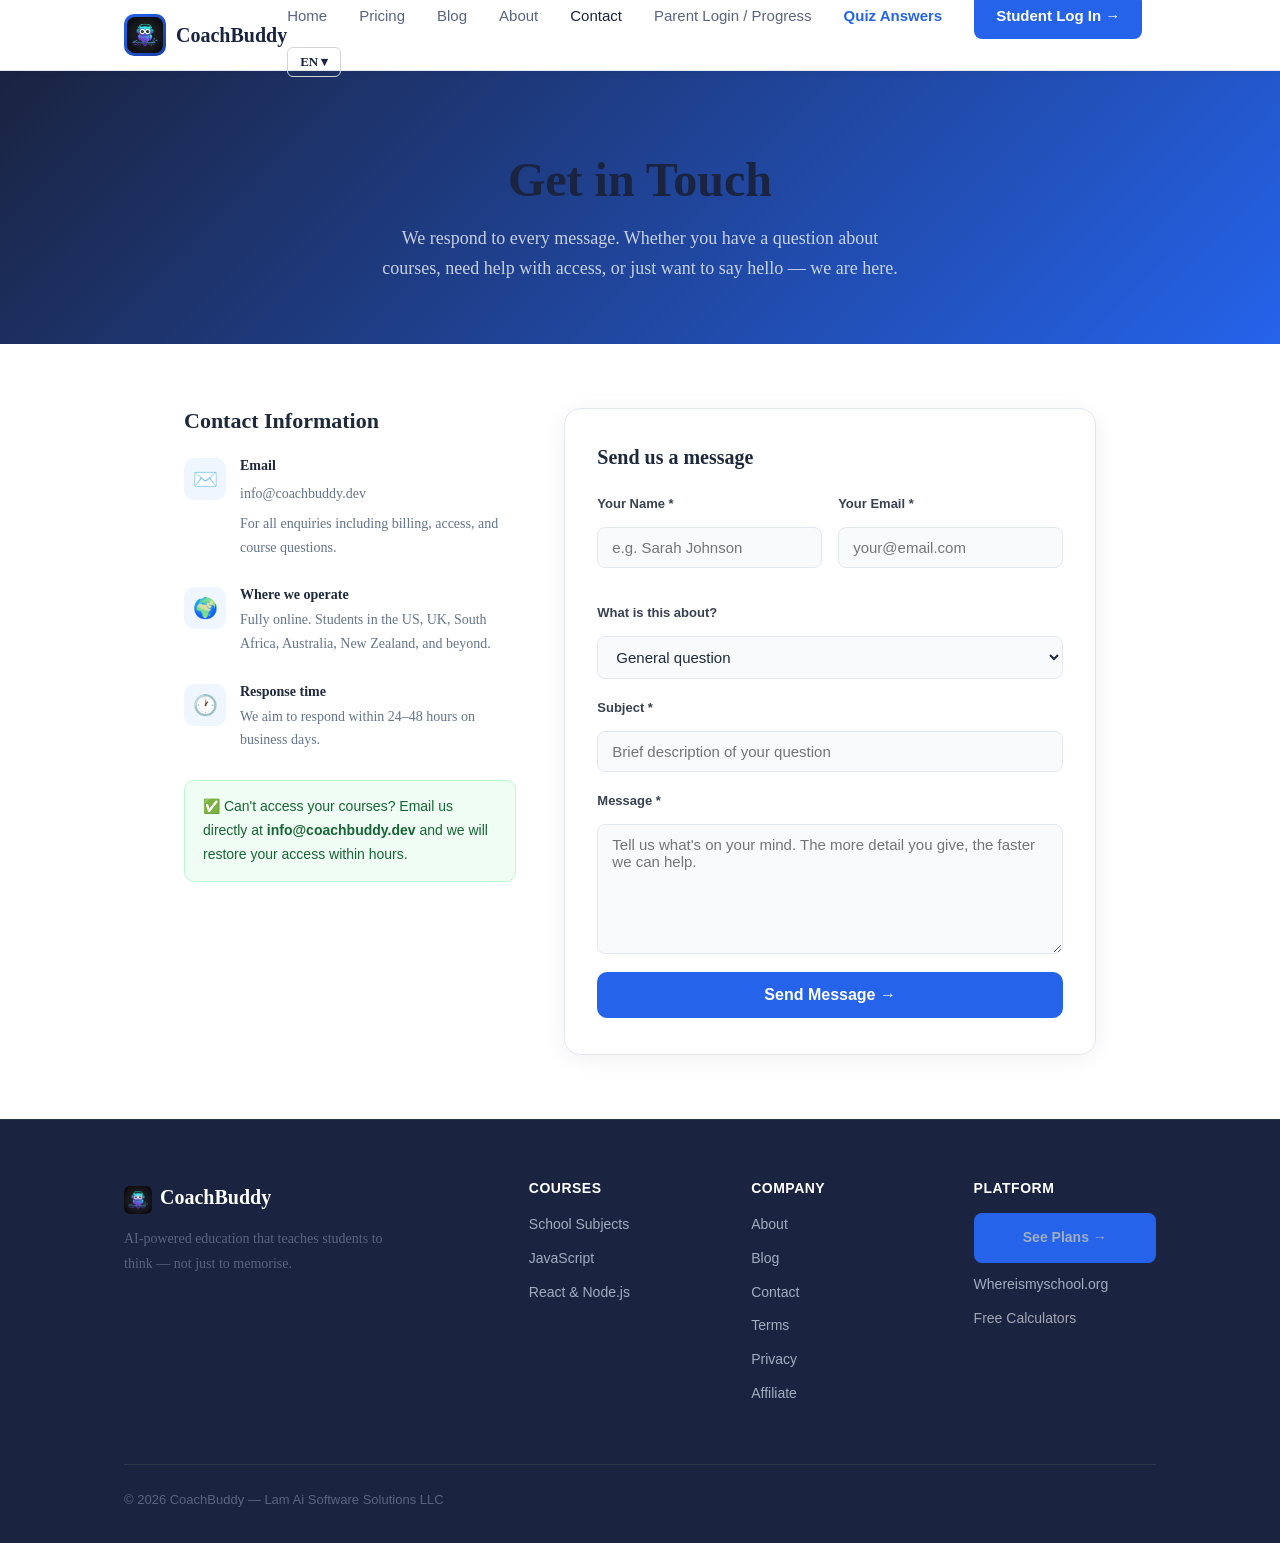
<file: contact.html>
<!DOCTYPE html>
<!-- v=20260515 -->
<html lang="en">
<head>
  <meta charset="UTF-8" />
  <meta name="viewport" content="width=device-width, initial-scale=1.0" />
  <meta name="description" content="Contact CoachBuddy — Questions about AI tutoring, courses, or partnerships? Get in touch with our team." />
  <title>Contact — CoachBuddy</title>
  <link rel="stylesheet" href="style.css" />
  <style>
    .contact-hero {
      background: linear-gradient(135deg, #1a2340, #2563eb);
      color: #fff;
      padding: 80px 0 60px;
      text-align: center;
    }
    .contact-hero h1 { font-size: clamp(28px,4vw,48px); margin-bottom: 14px; }
    .contact-hero p { font-size: 18px; color: rgba(255,255,255,0.75); max-width: 520px; margin: 0 auto; }

    .contact-grid {
      display: grid;
      grid-template-columns: 1fr 1.6fr;
      gap: 48px;
      max-width: 960px;
      margin: 64px auto;
      padding: 0 24px;
      align-items: start;
    }
    @media (max-width: 700px) { .contact-grid { grid-template-columns: 1fr; } }

    .contact-info h2 { font-size: 22px; margin-bottom: 24px; color: #1e293b; }
    .info-item {
      display: flex; gap: 14px; align-items: flex-start;
      margin-bottom: 28px;
    }
    .info-icon {
      width: 42px; height: 42px; border-radius: 10px;
      background: #eff6ff; display: flex; align-items: center;
      justify-content: center; font-size: 20px; flex-shrink: 0;
    }
    .info-item h4 { font-size: 14px; font-weight: 700; color: #1e293b; margin-bottom: 4px; }
    .info-item p, .info-item a { font-size: 14px; color: #64748b; text-decoration: none; }
    .info-item a:hover { color: #2563eb; }

    .response-badge {
      background: #f0fdf4; border: 1px solid #bbf7d0; border-radius: 10px;
      padding: 14px 18px; margin-top: 12px;
      font-size: 14px; color: #166534; font-family: Arial, sans-serif;
    }

    .contact-form-card {
      background: #fff; border-radius: 16px;
      border: 1px solid #e2e8f0;
      padding: 36px 32px;
      box-shadow: 0 4px 24px rgba(0,0,0,0.06);
    }
    .contact-form-card h2 { font-size: 20px; margin-bottom: 24px; color: #1e293b; }
    .form-group { margin-bottom: 18px; }
    .form-group label { display: block; font-size: 13px; font-weight: 600; color: #374151; margin-bottom: 6px; font-family: Arial, sans-serif; }
    .form-group input, .form-group select, .form-group textarea {
      width: 100%; padding: 11px 14px;
      border: 1.5px solid #e2e8f0; border-radius: 8px;
      font-size: 15px; color: #1e293b; font-family: Arial, sans-serif;
      box-sizing: border-box; background: #f8fafc;
      transition: border-color 0.2s;
    }
    .form-group input:focus, .form-group select:focus, .form-group textarea:focus {
      outline: none; border-color: #2563eb; background: #fff;
    }
    .form-group textarea { min-height: 130px; resize: vertical; }
    .form-row { display: grid; grid-template-columns: 1fr 1fr; gap: 16px; }
    @media (max-width: 500px) { .form-row { grid-template-columns: 1fr; } }

    .btn-submit {
      width: 100%; padding: 14px;
      background: #2563eb; color: #fff;
      border: none; border-radius: 10px;
      font-size: 16px; font-weight: 700;
      cursor: pointer; font-family: Arial, sans-serif;
      transition: background 0.2s;
    }
    .btn-submit:hover { background: #1d4ed8; }
    .btn-submit:disabled { background: #93c5fd; cursor: not-allowed; }

    .alert-success {
      background: #f0fdf4; border: 1px solid #bbf7d0;
      color: #166534; padding: 14px 18px; border-radius: 10px;
      font-size: 14px; font-family: Arial, sans-serif; margin-top: 16px;
    }
    .alert-error {
      background: #fef2f2; border: 1px solid #fecaca;
      color: #991b1b; padding: 14px 18px; border-radius: 10px;
      font-size: 14px; font-family: Arial, sans-serif; margin-top: 16px;
    }
  </style>
<script>window.lemonSqueezyAffiliateConfig = { store: "lamaisoftware" };</script>
<script src="https://lmsqueezy.com/affiliate.js" defer></script>
<script src="translations.js"></script>
<script src="i18n.js"></script>
  <meta property="og:title" content="Contact" />
  <meta property="og:description" content="Contact CoachBuddy — Questions about AI tutoring, courses, or partnerships? Get in touch with our team." />
  <meta property="og:type" content="website" />
  <meta property="og:url" content="https://coachbuddy.dev/contact.html" />
  <meta property="og:image" content="https://coachbuddy.dev/logo.png" />
  <meta property="og:site_name" content="CoachBuddy" />
  <meta name="twitter:card" content="summary_large_image" />
  <meta name="twitter:title" content="Contact" />
  <meta name="twitter:description" content="Contact CoachBuddy — Questions about AI tutoring, courses, or partnerships? Get in touch with our team." />
  <meta name="twitter:image" content="https://coachbuddy.dev/logo.png" />
  <link rel="canonical" href="https://coachbuddy.dev/contact.html" />
<link rel="icon" type="image/png" sizes="32x32" href="/favicon-32.png">
<link rel="icon" href="/favicon.ico" sizes="any">
<link rel="apple-touch-icon" href="/apple-touch-icon.png">
</head>
<body>

<nav id="navbar">
  <div class="nav-inner">
    <a class="nav-logo" href="index.html">
      <div class="logo-icon"><img src="logo.png" alt="CoachBuddy" style="width:36px;height:36px;object-fit:contain;border-radius:8px;"></div>
      <span>CoachBuddy</span>
    </a>
    <div class="nav-links">
      <a href="index.html" data-i18n="nav.home">Home</a>
      <a href="order.html" data-i18n="nav.pricing">Pricing</a>
      <a href="blog.html" data-i18n="nav.blog">Blog</a>
      <a href="about.html" data-i18n="nav.about">About</a>
      <a href="contact.html" class="active" data-i18n="nav.contact">Contact</a>
      <a href="https://elevate-u-ceda8d9f.base44.app/parent-dashboard" target="_blank" data-i18n="nav.parent">Parent Login / Progress</a>
      <a href="quiz/" style="font-weight:700;color:#2563eb;">Quiz Answers</a>
      <a href="https://elevate-u-ceda8d9f.base44.app/subjects" class="nav-cta" target="_blank" data-i18n="nav.student_login">Student Log In →</a>
      <div class="cb-lang-switcher" id="cbLangSwitcher" style="position:relative;display:inline-block;">
        <button id="cbLangCurrent" onclick="cbToggleLangMenu()" style="background:none;border:1px solid #d1d5db;border-radius:6px;padding:6px 12px;font-size:13px;font-weight:600;cursor:pointer;color:inherit;font-family:inherit;">EN ▾</button>
        <div id="cbLangMenu" style="display:none;position:absolute;top:calc(100% + 6px);right:0;background:#fff;border:1px solid #e2e6f0;border-radius:8px;box-shadow:0 8px 24px rgba(0,0,0,0.12);min-width:150px;z-index:1000;overflow:hidden;">
          <a class="cb-lang-option" data-lang="en" onclick="cbSetLang('en')" style="display:block;padding:10px 16px;font-size:14px;color:#1e293b;text-decoration:none;cursor:pointer;">English</a>
          <a class="cb-lang-option" data-lang="fr" onclick="cbSetLang('fr')" style="display:block;padding:10px 16px;font-size:14px;color:#1e293b;text-decoration:none;cursor:pointer;">Français</a>
          <a class="cb-lang-option" data-lang="es" onclick="cbSetLang('es')" style="display:block;padding:10px 16px;font-size:14px;color:#1e293b;text-decoration:none;cursor:pointer;">Español</a>
          <a class="cb-lang-option" data-lang="vi" onclick="cbSetLang('vi')" style="display:block;padding:10px 16px;font-size:14px;color:#1e293b;text-decoration:none;cursor:pointer;">Tiếng Việt</a>
          <a class="cb-lang-option" data-lang="zh" onclick="cbSetLang('zh')" style="display:block;padding:10px 16px;font-size:14px;color:#1e293b;text-decoration:none;cursor:pointer;">中文</a>
        </div>
      </div>
    </div>
    <button class="hamburger" onclick="toggleMenu()"><span></span><span></span><span></span></button>
  </div>
</nav>

<!-- HERO -->
<section class="contact-hero">
  <div class="container">
    <h1 data-i18n="contact.title">Get in Touch</h1>
    <p data-i18n="contact.subtitle">We respond to every message. Whether you have a question about courses, need help with access, or just want to say hello — we are here.</p>
  </div>
</section>

<!-- CONTACT GRID -->
<div class="contact-grid">

  <!-- LEFT: Info -->
  <div class="contact-info">
    <h2 data-i18n="contact.info_heading">Contact Information</h2>

    <div class="info-item">
      <div class="info-icon">✉️</div>
      <div>
        <h4 data-i18n="contact.email_label">Email</h4>
        <a href="mailto:info@coachbuddy.dev">info@coachbuddy.dev</a>
        <p style="margin-top:4px;" data-i18n="contact.email_desc">For all enquiries including billing, access, and course questions.</p>
      </div>
    </div>

    <div class="info-item">
      <div class="info-icon">🌍</div>
      <div>
        <h4 data-i18n="contact.where_label">Where we operate</h4>
        <p data-i18n="contact.where_desc">Fully online. Students in the US, UK, South Africa, Australia, New Zealand, and beyond.</p>
      </div>
    </div>

    <div class="info-item">
      <div class="info-icon">🕐</div>
      <div>
        <h4 data-i18n="contact.response_label">Response time</h4>
        <p data-i18n="contact.response_desc">We aim to respond within 24–48 hours on business days.</p>
      </div>
    </div>

    <div class="response-badge" data-i18n-html="contact.access_badge_html">
      ✅ Can't access your courses? Email us directly at <strong>info@coachbuddy.dev</strong> and we will restore your access within hours.
    </div>
  </div>

  <!-- RIGHT: Form -->
  <div class="contact-form-card">
    <h2 data-i18n="contact.form_heading">Send us a message</h2>
    <div id="form-alert"></div>
    <div class="form-row">
      <div class="form-group">
        <label for="cn-name" data-i18n="contact.label_name">Your Name *</label>
        <input type="text" id="cn-name" placeholder="e.g. Sarah Johnson" data-i18n-placeholder="contact.placeholder_name" />
      </div>
      <div class="form-group">
        <label for="cn-email" data-i18n="contact.label_email">Your Email *</label>
        <input type="email" id="cn-email" placeholder="your@email.com" />
      </div>
    </div>
    <div class="form-group">
      <label for="cn-type" data-i18n="contact.label_type">What is this about?</label>
      <select id="cn-type">
        <option value="general" data-i18n="contact.opt_general">General question</option>
        <option value="access" data-i18n="contact.opt_access">I cannot access my courses</option>
        <option value="billing" data-i18n="contact.opt_billing">Billing / payment issue</option>
        <option value="courses" data-i18n="contact.opt_courses">Question about course content</option>
        <option value="other" data-i18n="contact.opt_other">Something else</option>
      </select>
    </div>
    <div class="form-group">
      <label for="cn-subject" data-i18n="contact.label_subject">Subject *</label>
      <input type="text" id="cn-subject" placeholder="Brief description of your question" data-i18n-placeholder="contact.placeholder_subject" />
    </div>
    <div class="form-group">
      <label for="cn-message" data-i18n="contact.label_message">Message *</label>
      <textarea id="cn-message" placeholder="Tell us what's on your mind. The more detail you give, the faster we can help." data-i18n-placeholder="contact.placeholder_message"></textarea>
    </div>
    <button class="btn-submit" id="send-btn" onclick="submitContact()" data-i18n="contact.submit_btn">Send Message →</button>
  </div>

</div>

<!-- FOOTER -->
<footer>
  <div class="container">
    <div class="footer-inner">
      <div class="footer-brand">
        <div class="logo-text"><img src="logo.png" alt="CoachBuddy" style="width:28px;height:28px;object-fit:contain;border-radius:6px;vertical-align:middle;margin-right:8px;">CoachBuddy</div>
        <p data-i18n="footer.tagline">AI-powered education that teaches students to think — not just to memorise.</p>
      </div>
      <div class="footer-col"><h4 data-i18n="footer.courses_heading">Courses</h4><a href="order.html" data-i18n="footer.link_subjects">School Subjects</a><a href="order.html" data-i18n="footer.link_js">JavaScript</a><a href="order.html" data-i18n="footer.link_react_node">React &amp; Node.js</a></div>
      <div class="footer-col"><h4 data-i18n="footer.company_heading">Company</h4><a href="about.html" data-i18n="nav.about">About</a><a href="blog.html" data-i18n="nav.blog">Blog</a><a href="contact.html" class="active" data-i18n="nav.contact">Contact</a><a href="terms.html" data-i18n="footer.terms">Terms</a><a href="privacy.html" data-i18n="footer.privacy">Privacy</a><a href="affiliate.html" data-i18n="footer.affiliate">Affiliate</a></div>
      <div class="footer-col"><h4 data-i18n="footer.platform_heading">Platform</h4><a href="order.html" class="btn btn-primary" data-i18n="nav.see_plans">See Plans →</a><a href="https://whereismyschool.org" target="_blank" rel="noopener" title="Find and rate schools across the USA">Whereismyschool.org</a>
          <a href="https://calculators.whereismyschool.org" style="color:rgba(255,255,255,0.6);" target="_blank" rel="noopener" data-i18n="footer.calculators">Free Calculators</a></div>
    </div>
    <div class="footer-bottom"><p data-i18n="footer.copyright_full">© 2026 CoachBuddy — Lam Ai Software Solutions LLC</p></div>
  </div>
</footer>

<script>
window.addEventListener('scroll', () => {
  document.getElementById('navbar').classList.toggle('scrolled', window.scrollY > 20);
});

function toggleMenu() {
  const links = document.querySelector('.nav-links');
  const isOpen = links.style.display === 'flex';
  links.style.display = isOpen ? '' : 'flex';
  links.style.flexDirection = 'column';
  links.style.position = 'absolute';
  links.style.top = '70px';
  links.style.left = '0';
  links.style.right = '0';
  links.style.background = '#fff';
  links.style.padding = '20px 24px';
  links.style.borderBottom = '1px solid #e2e6f0';
  links.style.zIndex = '999';
}

async function submitContact() {
  const name    = document.getElementById('cn-name').value.trim();
  const email   = document.getElementById('cn-email').value.trim();
  const type    = document.getElementById('cn-type').value;
  const subject = document.getElementById('cn-subject').value.trim();
  const message = document.getElementById('cn-message').value.trim();
  const alertEl = document.getElementById('form-alert');
  const btn     = document.getElementById('send-btn');

  alertEl.innerHTML = '';

  if (!name || !email || !subject || !message) {
    alertEl.innerHTML = '<div class="alert-error">Please fill in all required fields.</div>';
    return;
  }
  if (!/^[^\s@]+@[^\s@]+\.[^\s@]+$/.test(email)) {
    alertEl.innerHTML = '<div class="alert-error">Please enter a valid email address.</div>';
    return;
  }

  btn.disabled = true;
  btn.textContent = 'Sending…';

  try {
    const res = await fetch('https://elevate-u-ceda8d9f.base44.app/functions/sendContactEmail', {
      method: 'POST',
      headers: { 'Content-Type': 'application/json' },
      body: JSON.stringify({ name, email, type, subject, message })
    });

    if (res.ok) {
      alertEl.innerHTML = '<div class="alert-success">✅ Message sent! We will get back to you within 48 hours at <strong>' + email + '</strong>.</div>';
      document.getElementById('cn-name').value = '';
      document.getElementById('cn-email').value = '';
      document.getElementById('cn-subject').value = '';
      document.getElementById('cn-message').value = '';
    } else {
      throw new Error('Server error');
    }
  } catch (e) {
    // Fallback — open email client
    alertEl.innerHTML = '<div class="alert-error">Our form is temporarily unavailable. Please email us directly at <a href="mailto:info@coachbuddy.dev" style="color:#991b1b;font-weight:700;">info@coachbuddy.dev</a> — we will respond within 48 hours.</div>';
  }

  btn.disabled = false;
  btn.textContent = 'Send Message →';
}
</script>
</body>
</html>
</file>
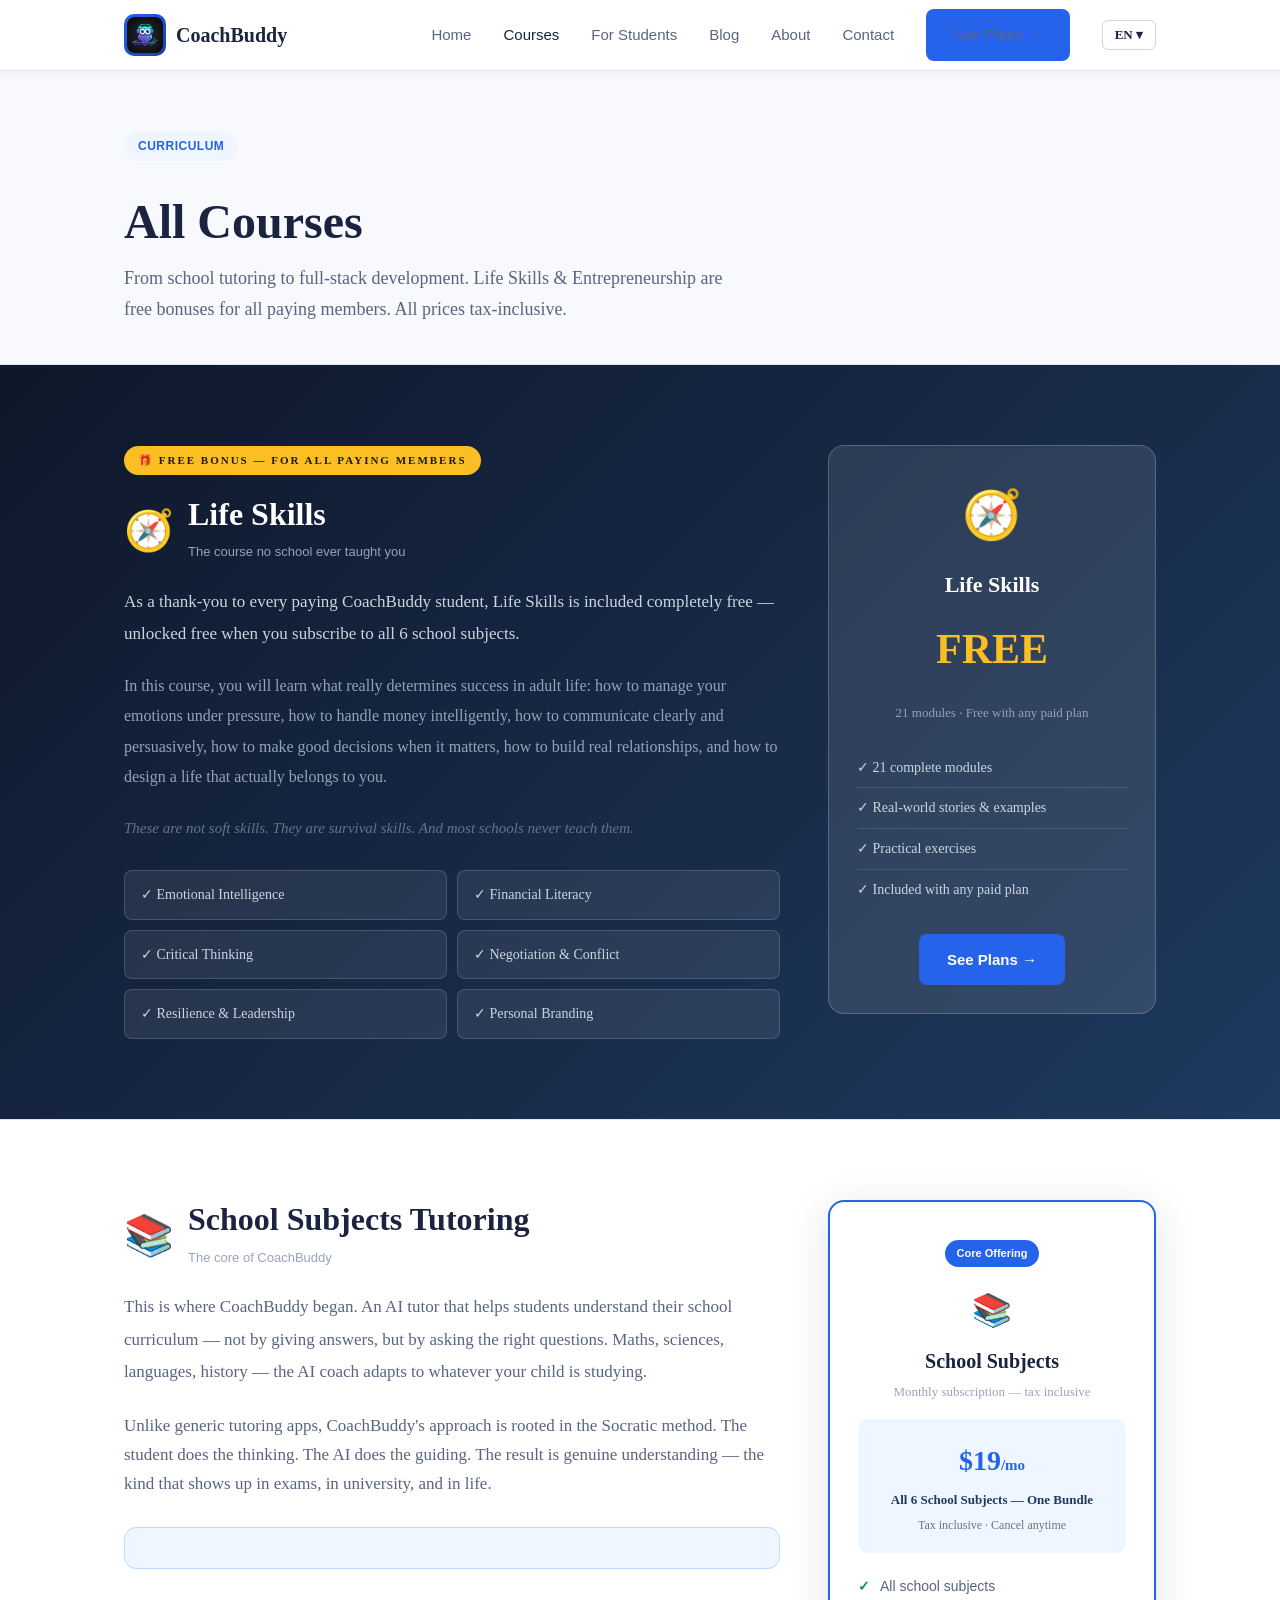
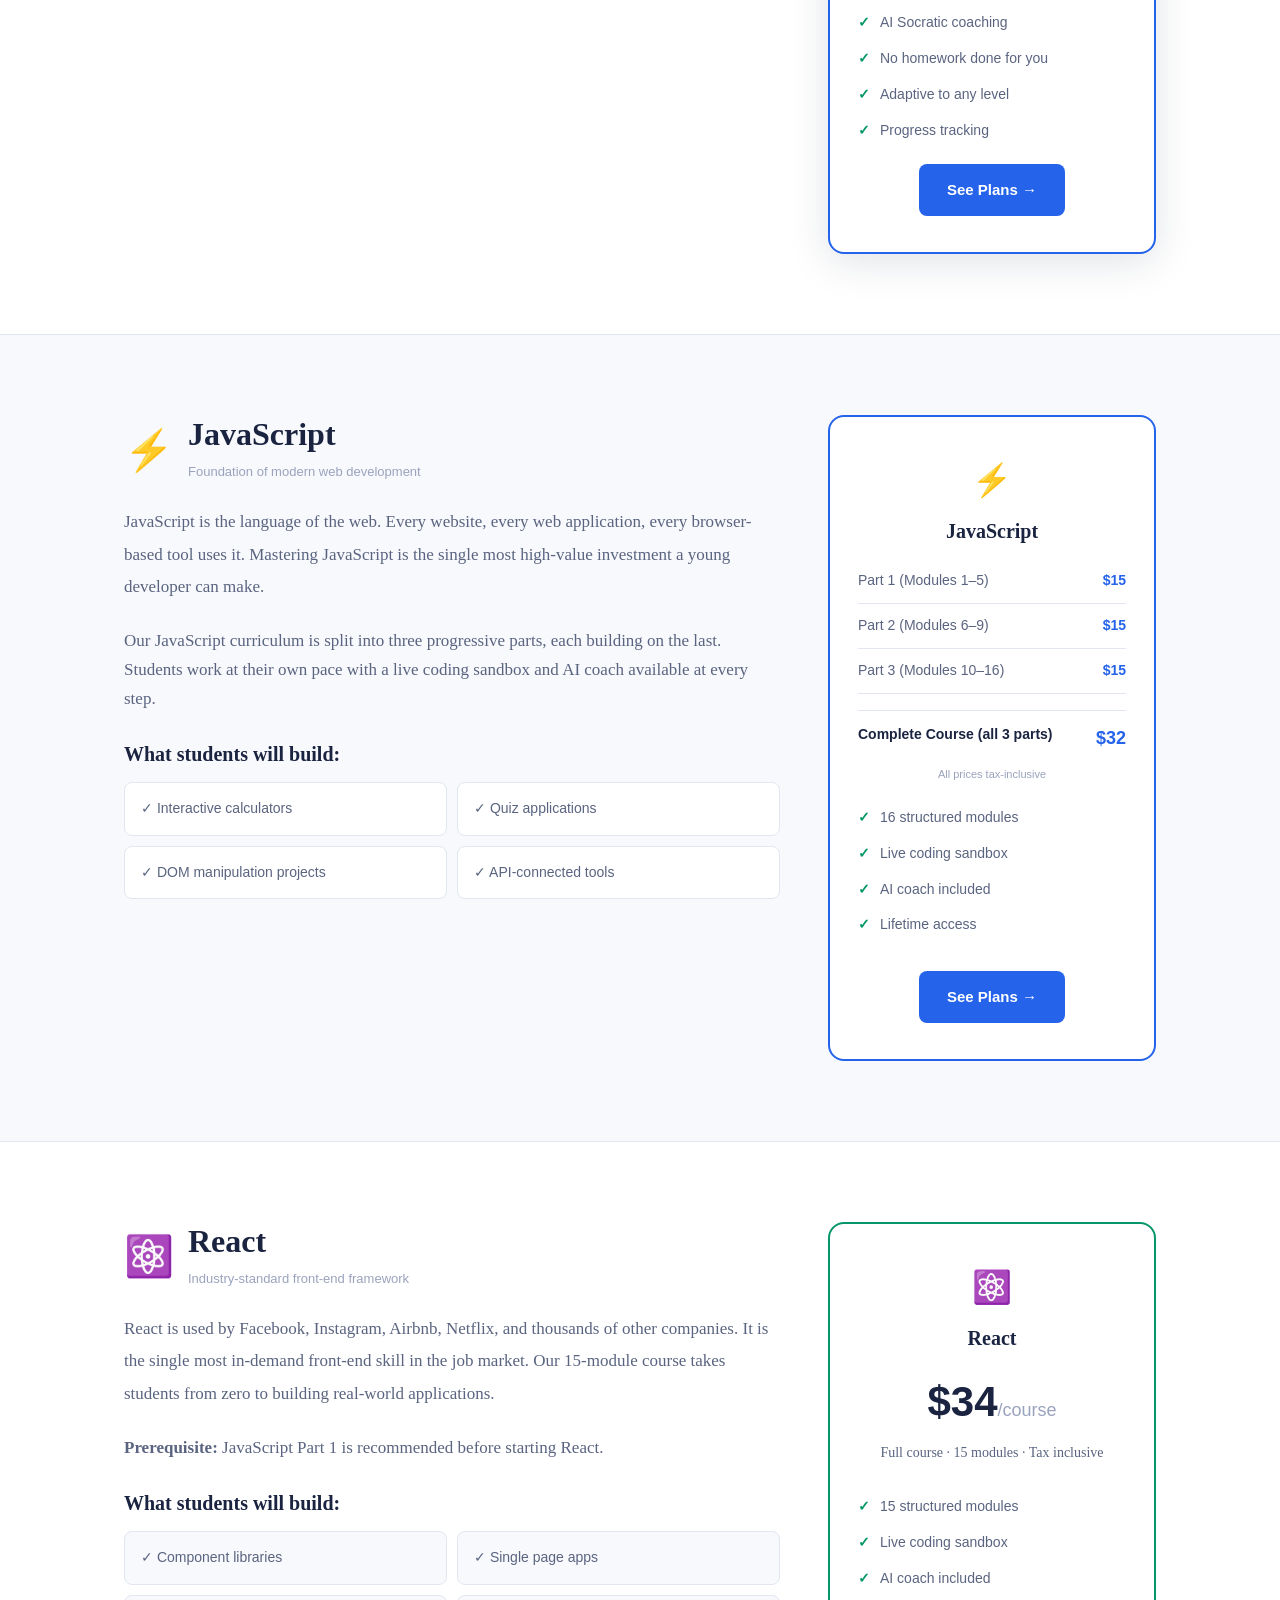
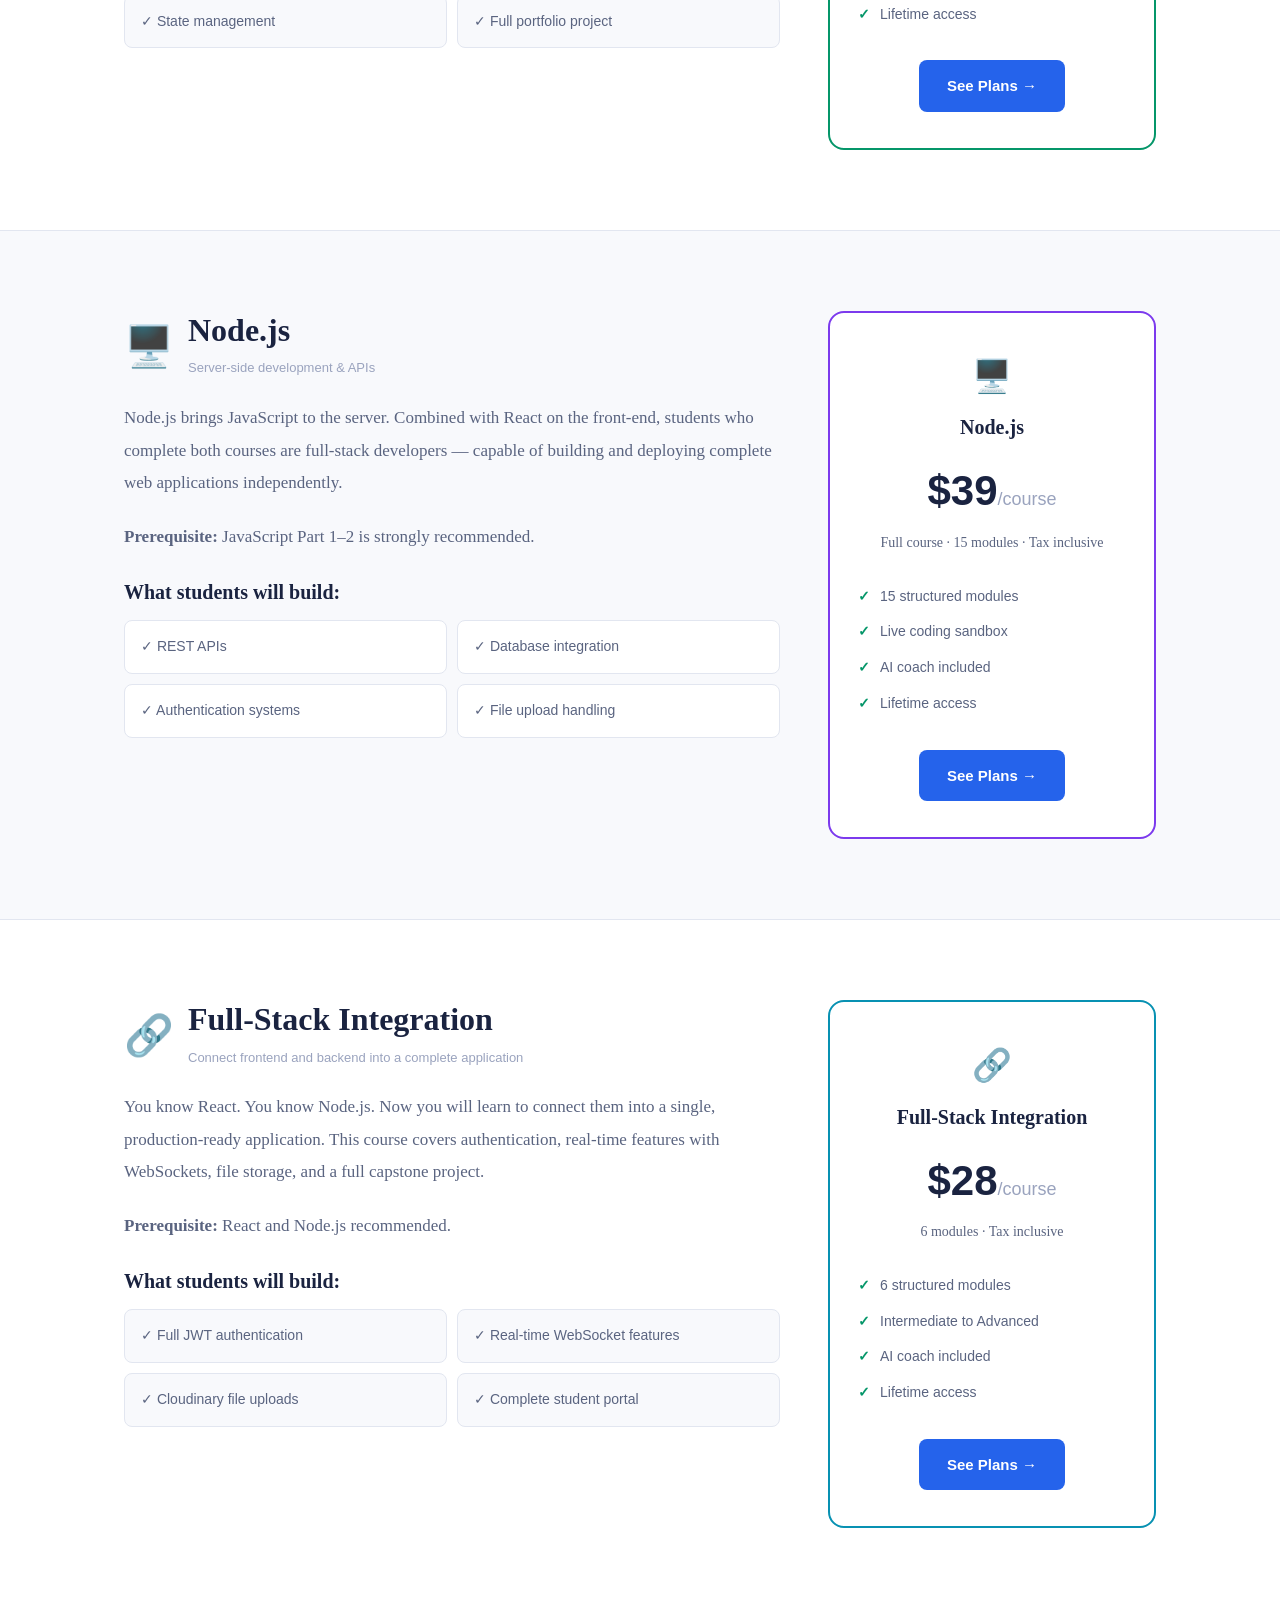
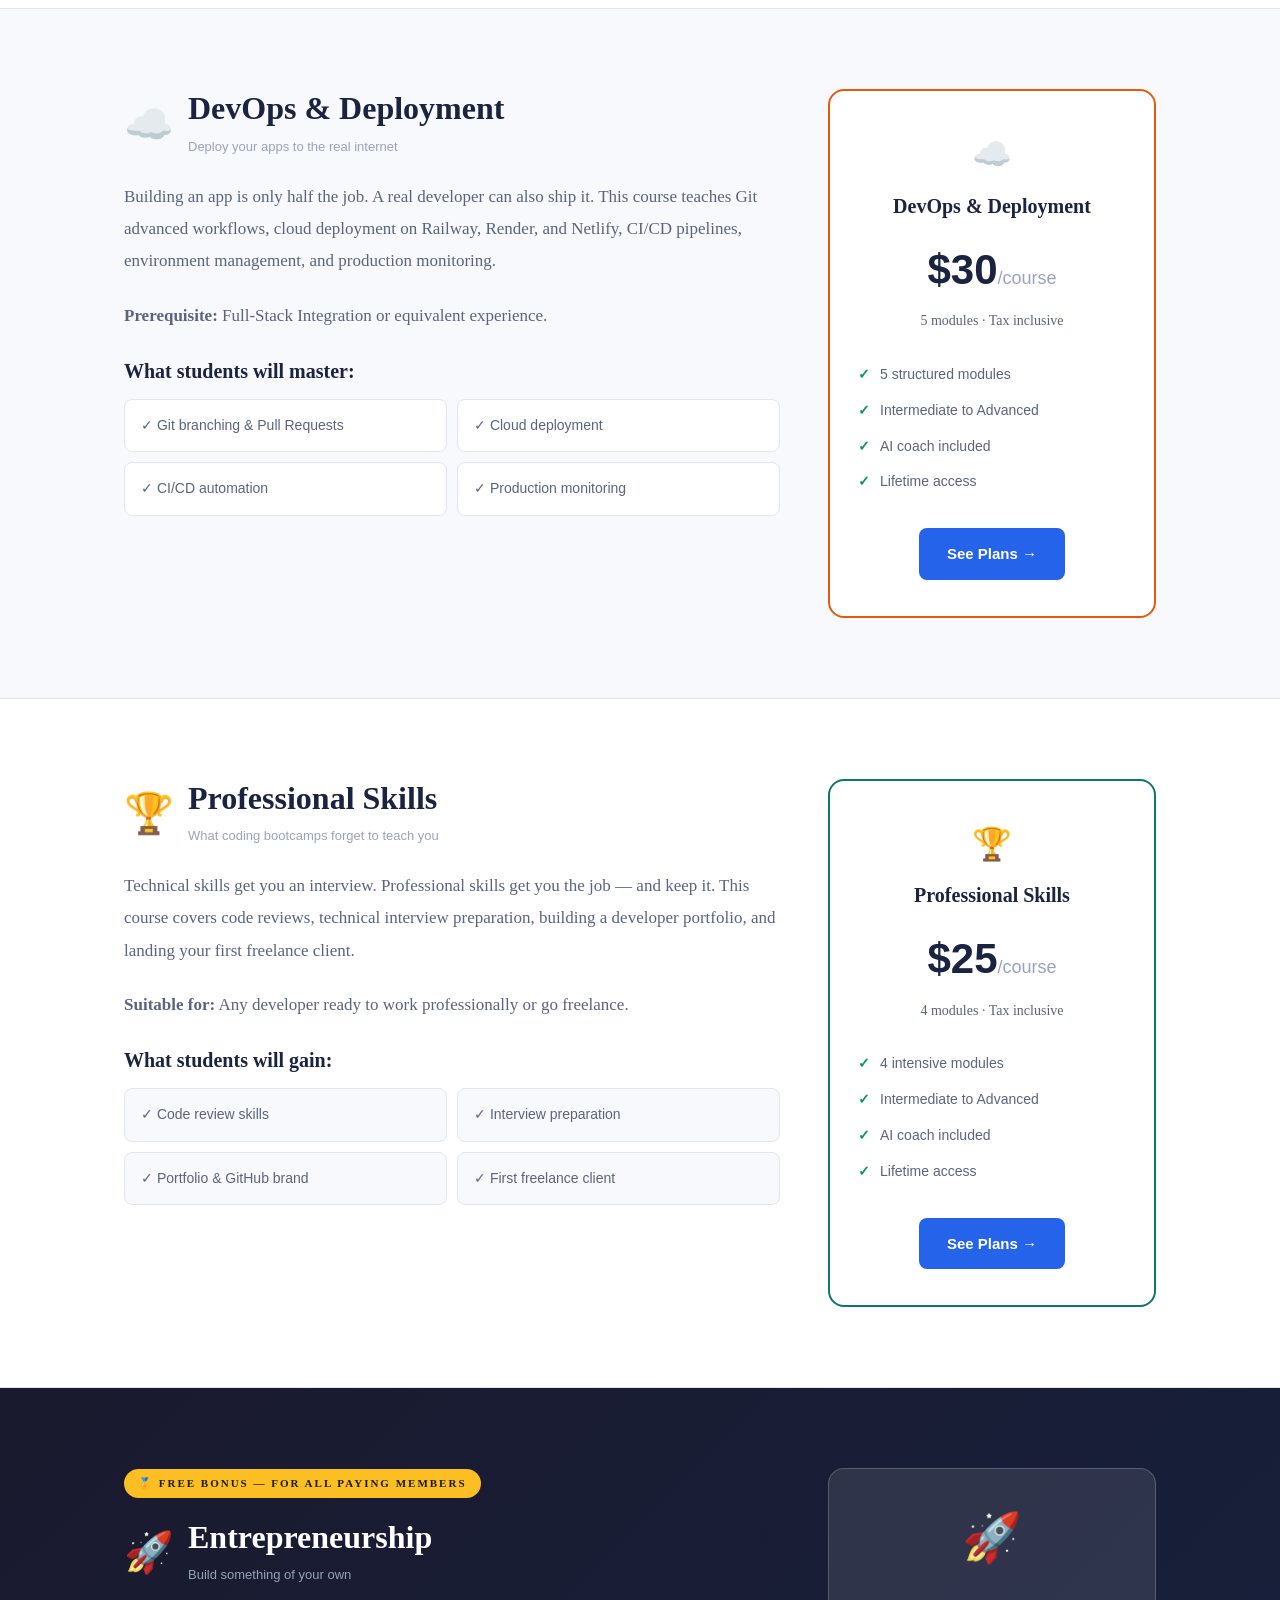
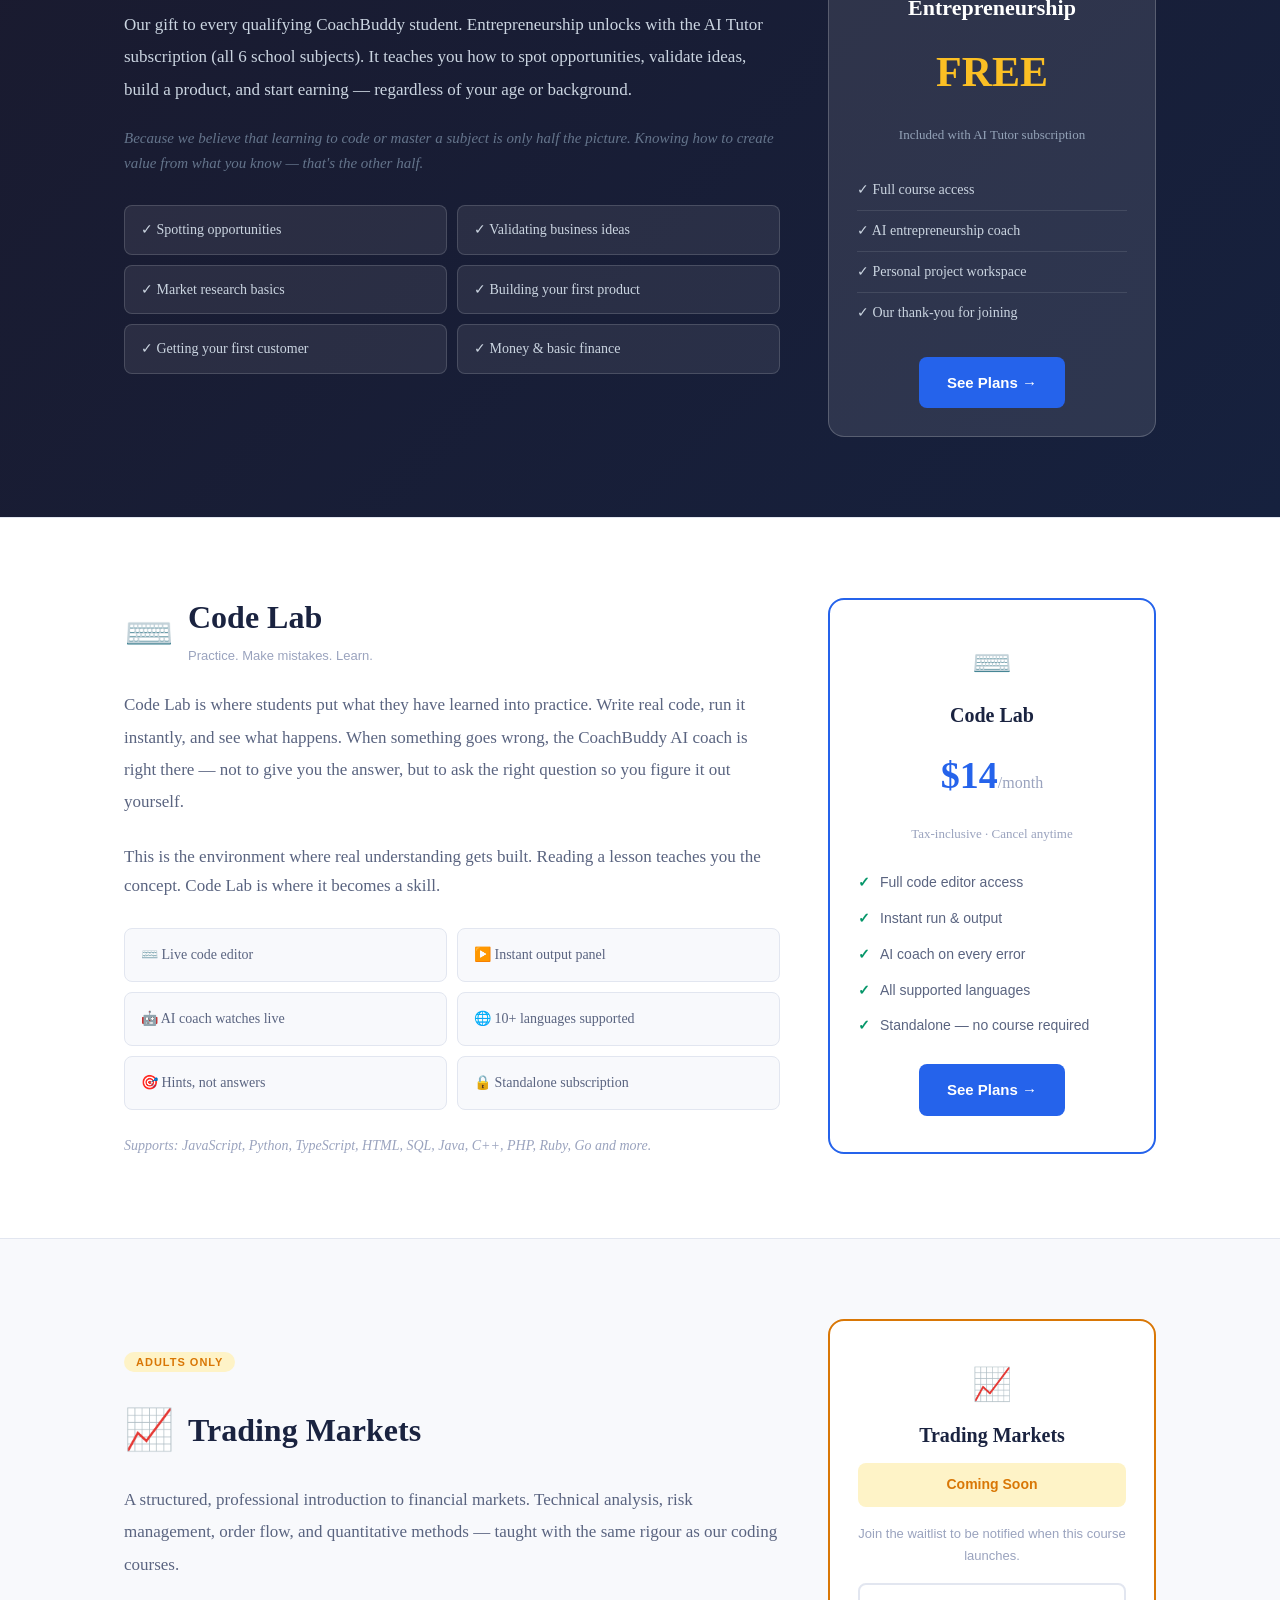
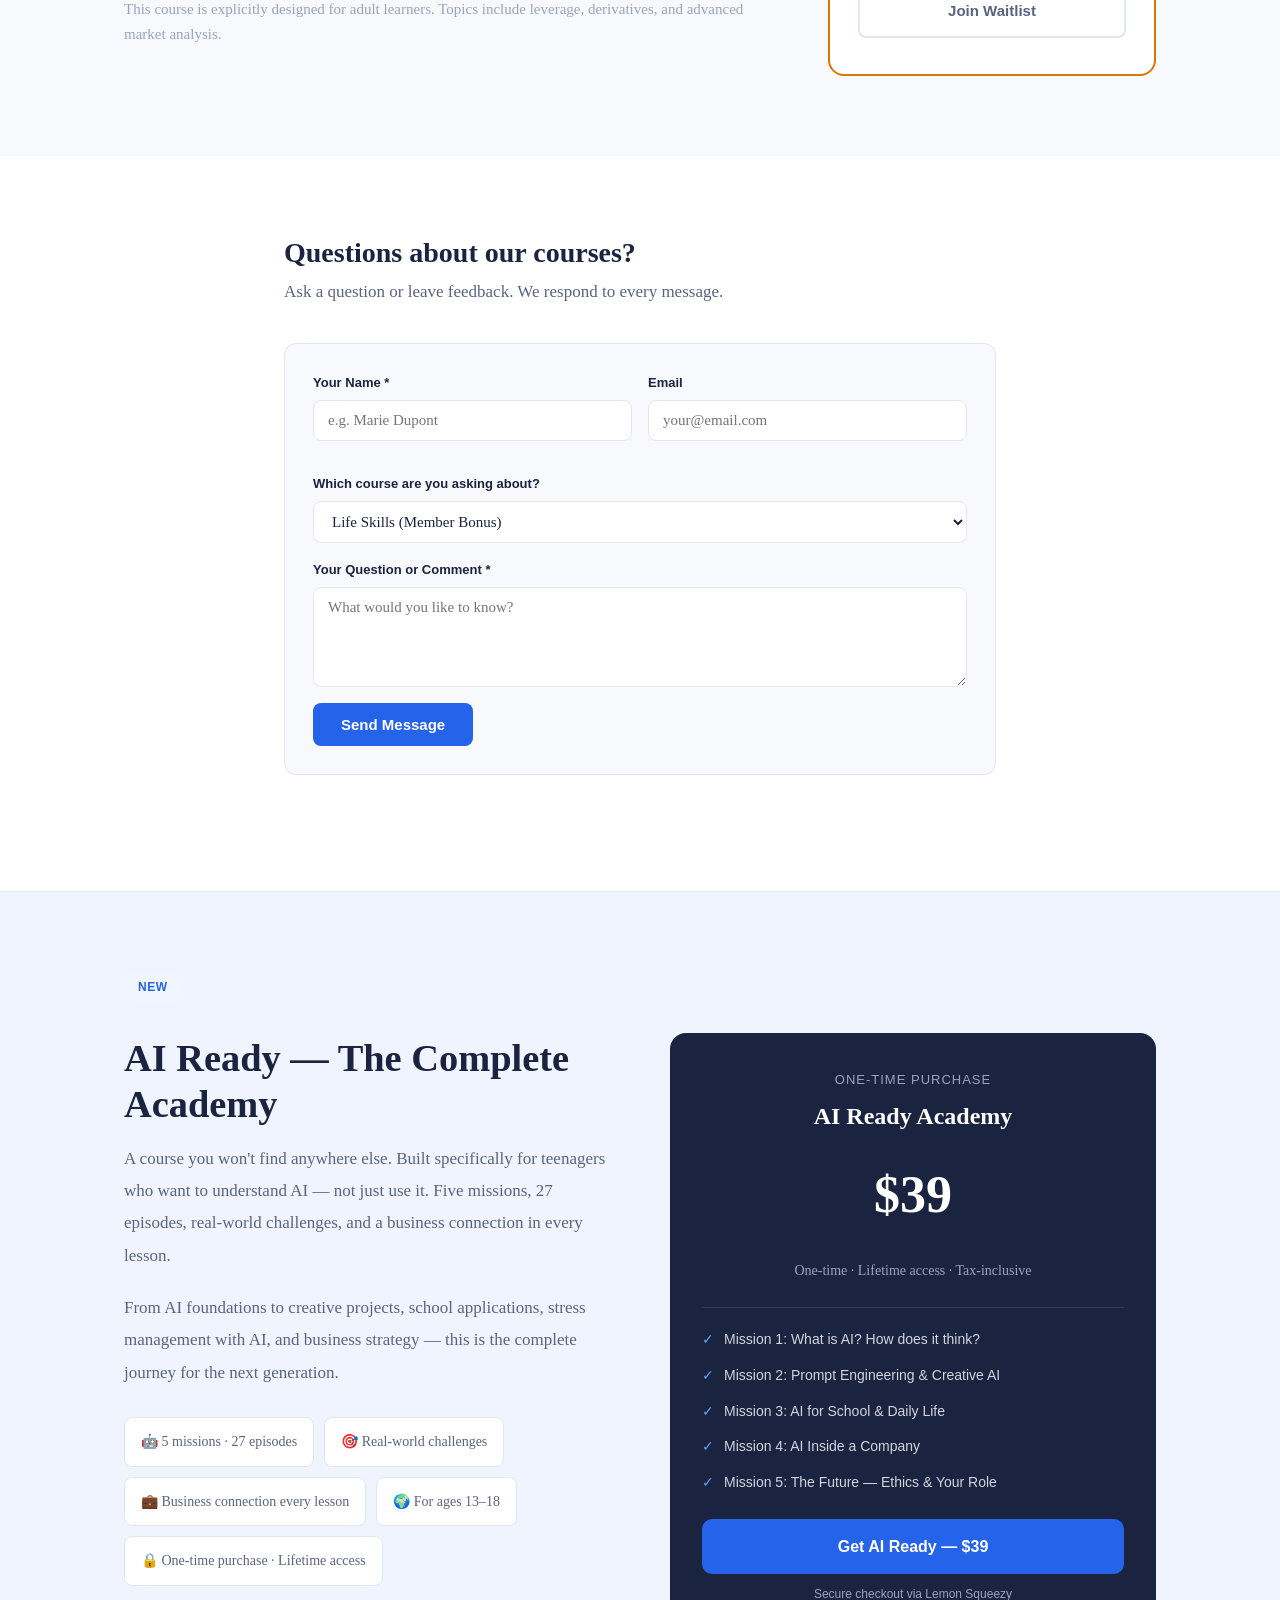
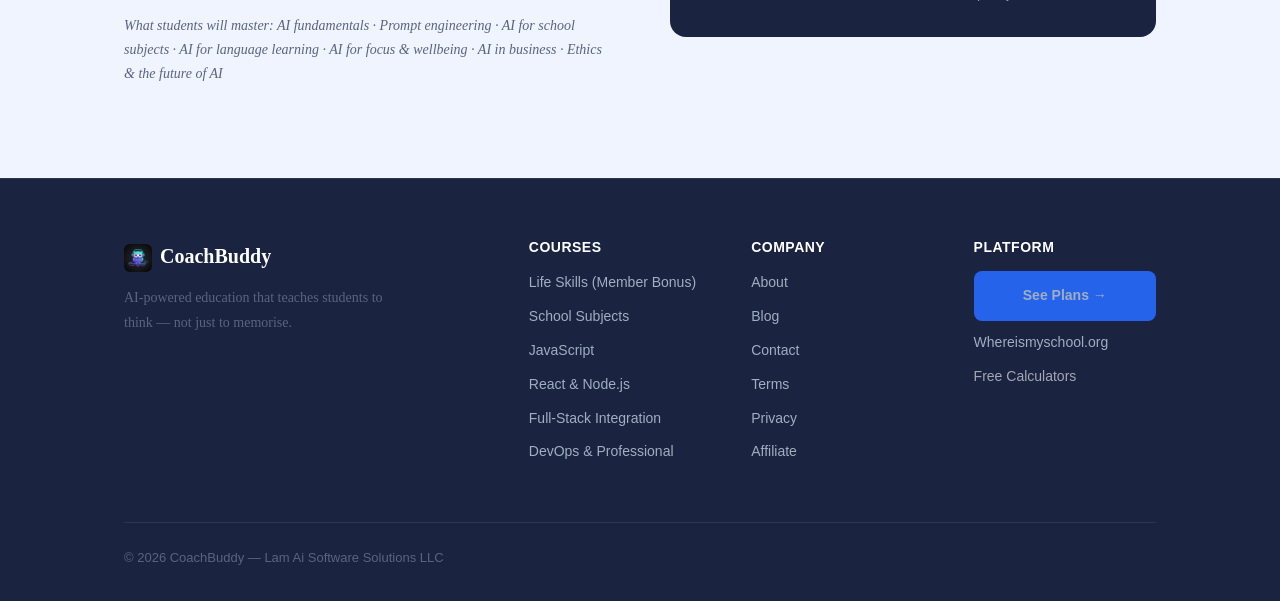
<file: courses.html>
<!DOCTYPE html>
<html lang="en">
<head>
  <meta charset="UTF-8" />
  <meta name="viewport" content="width=device-width, initial-scale=1.0" />
  <meta name="description" content="Explore CoachBuddy courses — school subjects, coding bootcamps, AI Ready Academy, and life skills. Learn to think, not just memorize." />
  <title>Courses — CoachBuddy</title>
  <link rel="stylesheet" href="style.css" />
<script>window.lemonSqueezyAffiliateConfig = { store: "lamaisoftware" };</script>
<script src="https://lmsqueezy.com/affiliate.js" defer></script>
<script src="translations.js?v=20260718b"></script>
<script src="i18n.js?v=20260718b"></script>
  <meta property="og:title" content="Courses" />
  <meta property="og:description" content="Explore CoachBuddy courses — school subjects, coding bootcamps, AI Ready Academy, and life skills. Learn to think, not just memorize." />
  <meta property="og:type" content="website" />
  <meta property="og:url" content="https://coachbuddy.dev/courses.html" />
  <meta property="og:image" content="https://coachbuddy.dev/logo.png" />
  <meta property="og:site_name" content="CoachBuddy" />
  <meta name="twitter:card" content="summary_large_image" />
  <meta name="twitter:title" content="Courses" />
  <meta name="twitter:description" content="Explore CoachBuddy courses — school subjects, coding bootcamps, AI Ready Academy, and life skills. Learn to think, not just memorize." />
  <meta name="twitter:image" content="https://coachbuddy.dev/logo.png" />
  <link rel="canonical" href="https://coachbuddy.dev/courses.html" />
  <script type="application/ld+json">
  {
    "@context": "https://schema.org",
    "@type": "ItemList",
    "name": "CoachBuddy Courses",
    "description": "AI-powered courses including school subjects, coding bootcamps, AI Ready Academy, and life skills.",
    "url": "https://coachbuddy.dev/courses.html"
  }
  </script>
<link rel="icon" type="image/png" sizes="32x32" href="/favicon-32.png">
<link rel="icon" href="/favicon.ico" sizes="any">
<link rel="apple-touch-icon" href="/apple-touch-icon.png">
</head>
<body>
<nav id="navbar">
  <div class="nav-inner">
    <a class="nav-logo" href="index.html"><div class="logo-icon"><img src="logo.png" alt="CoachBuddy" style="width:36px;height:36px;object-fit:contain;border-radius:8px;"></div><span>CoachBuddy</span></a>
    <div class="nav-links">
      <a href="index.html" data-i18n="nav.home">Home</a><a href="courses.html" class="active" data-i18n="nav.courses">Courses</a><a href="students.html" data-i18n="nav.students">For Students</a>
      <a href="blog.html" data-i18n="nav.blog">Blog</a><a href="about.html" data-i18n="nav.about">About</a><a href="contact.html" data-i18n="nav.contact">Contact</a>
      <a href="order.html" class="btn btn-primary" data-i18n="nav.see_plans">See Plans →</a>
      <div class="cb-lang-switcher" id="cbLangSwitcher" style="position:relative;display:inline-block;">
        <button id="cbLangCurrent" onclick="cbToggleLangMenu()" style="background:none;border:1px solid #d1d5db;border-radius:6px;padding:6px 12px;font-size:13px;font-weight:600;cursor:pointer;color:inherit;font-family:inherit;">EN ▾</button>
        <div id="cbLangMenu" style="display:none;position:absolute;top:calc(100% + 6px);right:0;background:#fff;border:1px solid #e2e6f0;border-radius:8px;box-shadow:0 8px 24px rgba(0,0,0,0.12);min-width:150px;z-index:1000;overflow:hidden;">
          <a class="cb-lang-option" data-lang="en" onclick="cbSetLang('en')" style="display:block;padding:10px 16px;font-size:14px;color:#1e293b;text-decoration:none;cursor:pointer;">English</a>
          <a class="cb-lang-option" data-lang="fr" onclick="cbSetLang('fr')" style="display:block;padding:10px 16px;font-size:14px;color:#1e293b;text-decoration:none;cursor:pointer;">Français</a>
          <a class="cb-lang-option" data-lang="es" onclick="cbSetLang('es')" style="display:block;padding:10px 16px;font-size:14px;color:#1e293b;text-decoration:none;cursor:pointer;">Español</a>
          <a class="cb-lang-option" data-lang="vi" onclick="cbSetLang('vi')" style="display:block;padding:10px 16px;font-size:14px;color:#1e293b;text-decoration:none;cursor:pointer;">Tiếng Việt</a>
          <a class="cb-lang-option" data-lang="zh" onclick="cbSetLang('zh')" style="display:block;padding:10px 16px;font-size:14px;color:#1e293b;text-decoration:none;cursor:pointer;">中文</a>
        </div>
      </div>
    </div>
    <button class="hamburger" onclick="toggleMenu()"><span></span><span></span><span></span></button>
  </div>
</nav>

<section style="background:#f8f9fc;border-bottom:1px solid #e2e6f0;padding:60px 0 40px;">
  <div class="container">
    <span class="hero-tag" data-i18n="courses.hero_tag">Curriculum</span>
    <h1 style="font-size:clamp(28px,4vw,48px);margin-top:12px;" data-i18n="courses.hero_title">All Courses</h1>
    <p style="font-size:18px;color:#5a6480;margin-top:12px;max-width:600px;"><span data-i18n="courses.hero_subtitle">From school tutoring to full-stack development. Life Skills &amp; Entrepreneurship are free bonuses with the AI Tutor subscription. All prices tax-inclusive.</span></p>
  </div>
</section>

<!-- ===================== LIFE SKILLS — FREE ===================== -->
<section class="section" style="background:linear-gradient(135deg,#0f172a 0%,#1e3a5f 100%);color:#fff;">
  <div class="container">
    <div style="display:grid;grid-template-columns:2fr 1fr;gap:48px;align-items:start;">
      <div>
        <div style="display:inline-block;background:#fbbf24;color:#1a1a1a;font-size:11px;font-weight:800;letter-spacing:2px;text-transform:uppercase;padding:5px 14px;border-radius:999px;margin-bottom:20px;" data-i18n="courses.free_bonus_badge">🎁 FREE BONUS — For All Paying Members</div>
        <div style="display:flex;align-items:center;gap:14px;margin-bottom:20px;">
          <span style="font-size:40px;">🧭</span>
          <div>
            <h2 style="font-size:32px;margin-bottom:4px;color:#fff;" data-i18n="courses.ls_title">Life Skills</h2>
            <span style="font-size:13px;color:#94a3b8;font-family:Arial,sans-serif;" data-i18n="courses.ls_subtitle">The course no school ever taught you</span>
          </div>
        </div>
        <p style="font-size:17px;line-height:1.9;margin-bottom:20px;color:#cbd5e1;" data-i18n="courses.ls_p1">As a thank-you to every paying CoachBuddy student, Life Skills is included completely free — unlocked free when you subscribe to all 6 school subjects.</p>
        <p style="font-size:16px;line-height:1.9;margin-bottom:24px;color:#94a3b8;" data-i18n="courses.ls_p2">In this course, you will learn what really determines success in adult life: how to manage your emotions under pressure, how to handle money intelligently, how to communicate clearly and persuasively, how to make good decisions when it matters, how to build real relationships, and how to design a life that actually belongs to you.</p>
        <p style="font-size:15px;color:#64748b;margin-bottom:28px;font-style:italic;" data-i18n="courses.ls_p3">These are not soft skills. They are survival skills. And most schools never teach them.</p>
        <div style="display:grid;grid-template-columns:1fr 1fr;gap:10px;">
          <div style="background:rgba(255,255,255,0.08);border:1px solid rgba(255,255,255,0.15);border-radius:8px;padding:12px 16px;font-size:14px;color:#cbd5e1;" data-i18n="courses.ls_tag1">✓ Emotional Intelligence</div>
          <div style="background:rgba(255,255,255,0.08);border:1px solid rgba(255,255,255,0.15);border-radius:8px;padding:12px 16px;font-size:14px;color:#cbd5e1;" data-i18n="courses.ls_tag2">✓ Financial Literacy</div>
          <div style="background:rgba(255,255,255,0.08);border:1px solid rgba(255,255,255,0.15);border-radius:8px;padding:12px 16px;font-size:14px;color:#cbd5e1;" data-i18n="courses.ls_tag3">✓ Critical Thinking</div>
          <div style="background:rgba(255,255,255,0.08);border:1px solid rgba(255,255,255,0.15);border-radius:8px;padding:12px 16px;font-size:14px;color:#cbd5e1;" data-i18n="courses.ls_tag4">✓ Negotiation & Conflict</div>
          <div style="background:rgba(255,255,255,0.08);border:1px solid rgba(255,255,255,0.15);border-radius:8px;padding:12px 16px;font-size:14px;color:#cbd5e1;" data-i18n="courses.ls_tag5">✓ Resilience & Leadership</div>
          <div style="background:rgba(255,255,255,0.08);border:1px solid rgba(255,255,255,0.15);border-radius:8px;padding:12px 16px;font-size:14px;color:#cbd5e1;" data-i18n="courses.ls_tag6">✓ Personal Branding</div>
        </div>
      </div>
      <div>
        <div style="background:rgba(255,255,255,0.1);border:1px solid rgba(255,255,255,0.2);border-radius:16px;padding:28px;text-align:center;">
          <div style="font-size:48px;margin-bottom:16px;">🧭</div>
          <h3 style="color:#fff;font-size:22px;margin-bottom:8px;" data-i18n="courses.ls_title">Life Skills</h3>
          <div style="font-size:42px;font-weight:900;color:#fbbf24;margin:16px 0;" data-i18n="courses.card_free">FREE</div>
          <div style="font-size:13px;color:#94a3b8;margin-bottom:24px;" data-i18n="courses.ls_card_sub">21 modules · Free with any paid plan</div>
          <ul style="list-style:none;padding:0;margin:0 0 24px;text-align:left;">
            <li style="padding:8px 0;border-bottom:1px solid rgba(255,255,255,0.1);font-size:14px;color:#cbd5e1;" data-i18n="courses.ls_li1">✓ 21 complete modules</li>
            <li style="padding:8px 0;border-bottom:1px solid rgba(255,255,255,0.1);font-size:14px;color:#cbd5e1;" data-i18n="courses.ls_li2">✓ Real-world stories & examples</li>
            <li style="padding:8px 0;border-bottom:1px solid rgba(255,255,255,0.1);font-size:14px;color:#cbd5e1;" data-i18n="courses.ls_li3">✓ Practical exercises</li>
            <li style="padding:8px 0;font-size:14px;color:#cbd5e1;" data-i18n="courses.ls_li4">✓ Included with any paid plan</li>
          </ul>
          <a href="order.html" class="btn btn-primary">See Plans →</a>
        </div>
      </div>
    </div>
  </div>
</section>

<div style="border-top:1px solid #e2e6f0;"></div>

<!-- SCHOOL SUBJECTS -->
<section class="section">
  <div class="container">
    <div style="display:grid;grid-template-columns:2fr 1fr;gap:48px;align-items:start;">
      <div>
        <div style="display:flex;align-items:center;gap:14px;margin-bottom:20px;">
          <span style="font-size:40px;">📚</span>
          <div>
            <h2 style="font-size:32px;margin-bottom:4px;" data-i18n="courses.subj_title">School Subjects Tutoring</h2>
            <span style="font-size:13px;color:#9aa3be;font-family:Arial,sans-serif;" data-i18n="courses.subj_subtitle">The core of CoachBuddy</span>
          </div>
        </div>
        <p style="font-size:17px;line-height:1.9;margin-bottom:24px;" data-i18n="courses.subj_p1">This is where CoachBuddy began. An AI tutor that helps students understand their school curriculum — not by giving answers, but by asking the right questions. Maths, sciences, languages, history — the AI coach adapts to whatever your child is studying.</p>
        <p style="margin-bottom:28px;" data-i18n="courses.subj_p2">Unlike generic tutoring apps, CoachBuddy's approach is rooted in the Socratic method. The student does the thinking. The AI does the guiding. The result is genuine understanding — the kind that shows up in exams, in university, and in life.</p>
        <div style="background:#eff6ff;border:1px solid #bfdbfe;border-radius:12px;padding:20px 24px;">
          
        </div>
      </div>
      <div>
        <div class="pricing-card featured" style="position:sticky;top:90px;">
          <div class="featured-badge" data-i18n="courses.subj_badge">Core Offering</div>
          <div style="font-size:32px;margin-bottom:12px;">📚</div>
          <h3>School Subjects</h3>
          <p style="font-size:13px;color:#9aa3be;margin-bottom:16px;" data-i18n="courses.subj_card_sub">Monthly subscription — tax inclusive</p>
          <div style="background:#eff6ff;border-radius:10px;padding:18px;margin-bottom:16px;font-size:13px;text-align:center;">
            <div style="font-size:28px;font-weight:900;color:#2563eb;">$19<span style="font-size:15px;font-weight:600;">/mo</span></div>
            <div style="color:#1e3a5f;font-weight:700;margin-top:4px;" data-i18n="courses.subj_price_label">All 6 School Subjects — One Bundle</div>
            <div style="color:#64748b;font-size:12px;margin-top:4px;" data-i18n="courses.subj_price_note">Tax inclusive · Cancel anytime</div>
          </div>
          <ul class="pricing-features" style="margin-top:8px;margin-bottom:16px;">
            <li data-i18n="courses.subj_li1">All school subjects</li>
            <li data-i18n="courses.subj_li2">AI Socratic coaching</li>
            <li data-i18n="courses.subj_li3">No homework done for you</li>
            <li data-i18n="courses.subj_li4">Adaptive to any level</li>
            <li data-i18n="courses.subj_li5">Progress tracking</li>
          </ul>
          <a href="order.html" class="btn btn-primary">See Plans →</a>
        </div>
      </div>
    </div>
  </div>
</section>

<div style="border-top:1px solid #e2e6f0;"></div>

<!-- JS COURSE -->
<section class="section" style="background:#f8f9fc;">
  <div class="container">
    <div style="display:grid;grid-template-columns:2fr 1fr;gap:48px;align-items:start;">
      <div>
        <div style="display:flex;align-items:center;gap:14px;margin-bottom:20px;">
          <span style="font-size:40px;">⚡</span>
          <div>
            <h2 style="font-size:32px;margin-bottom:4px;" data-i18n="courses.opt_js">JavaScript</h2>
            <span style="font-size:13px;color:#9aa3be;font-family:Arial,sans-serif;" data-i18n="courses.js_subtitle">Foundation of modern web development</span>
          </div>
        </div>
        <p style="font-size:17px;line-height:1.9;margin-bottom:24px;" data-i18n="courses.js_p1">JavaScript is the language of the web. Every website, every web application, every browser-based tool uses it. Mastering JavaScript is the single most high-value investment a young developer can make.</p>
        <p style="margin-bottom:28px;" data-i18n="courses.js_p2">Our JavaScript curriculum is split into three progressive parts, each building on the last. Students work at their own pace with a live coding sandbox and AI coach available at every step.</p>
        <h3 style="font-size:20px;margin-bottom:16px;" data-i18n="courses.build_title">What students will build:</h3>
        <div style="display:grid;grid-template-columns:1fr 1fr;gap:10px;margin-bottom:28px;">
          <div style="background:#fff;border:1px solid #e2e6f0;border-radius:8px;padding:14px 16px;font-size:14px;color:#5a6480;font-family:Arial,sans-serif;" data-i18n="courses.js_tag1">✓ Interactive calculators</div>
          <div style="background:#fff;border:1px solid #e2e6f0;border-radius:8px;padding:14px 16px;font-size:14px;color:#5a6480;font-family:Arial,sans-serif;" data-i18n="courses.js_tag2">✓ Quiz applications</div>
          <div style="background:#fff;border:1px solid #e2e6f0;border-radius:8px;padding:14px 16px;font-size:14px;color:#5a6480;font-family:Arial,sans-serif;" data-i18n="courses.js_tag3">✓ DOM manipulation projects</div>
          <div style="background:#fff;border:1px solid #e2e6f0;border-radius:8px;padding:14px 16px;font-size:14px;color:#5a6480;font-family:Arial,sans-serif;" data-i18n="courses.js_tag4">✓ API-connected tools</div>
        </div>
      </div>
      <div>
        <div class="pricing-card" style="position:sticky;top:90px;border-color:#2563eb;">
          <div style="font-size:32px;margin-bottom:12px;">⚡</div>
          <h3 data-i18n="courses.opt_js">JavaScript</h3>
          <div style="margin:16px 0;">
            <div style="display:flex;justify-content:space-between;padding:10px 0;border-bottom:1px solid #e2e6f0;font-size:14px;font-family:Arial,sans-serif;">
              <span style="color:#5a6480;" data-i18n="courses.js_part1">Part 1 (Modules 1–5)</span><span style="font-weight:700;color:#2563eb;">$15</span>
            </div>
            <div style="display:flex;justify-content:space-between;padding:10px 0;border-bottom:1px solid #e2e6f0;font-size:14px;font-family:Arial,sans-serif;">
              <span style="color:#5a6480;" data-i18n="courses.js_part2">Part 2 (Modules 6–9)</span><span style="font-weight:700;color:#2563eb;">$15</span>
            </div>
            <div style="display:flex;justify-content:space-between;padding:10px 0;border-bottom:1px solid #e2e6f0;font-size:14px;font-family:Arial,sans-serif;">
              <span style="color:#5a6480;" data-i18n="courses.js_part3">Part 3 (Modules 10–16)</span><span style="font-weight:700;color:#2563eb;">$15</span>
            </div>
          </div>
          <div style="display:flex;justify-content:space-between;padding:12px 0 0;font-size:14px;font-family:Arial,sans-serif;border-top:1px solid #e2e6f0;margin-top:4px;">
              <span style="color:#1a2340;font-weight:700;" data-i18n="courses.js_complete">Complete Course (all 3 parts)</span><span style="font-weight:900;color:#2563eb;font-size:18px;">$32</span>
            </div>
          <p style="font-size:11px;color:#9aa3be;font-family:Arial,sans-serif;margin:12px 0 16px;" data-i18n="courses.tax_note">All prices tax-inclusive</p>
          <ul class="pricing-features">
            <li data-i18n="courses.js_li1">16 structured modules</li>
            <li data-i18n="courses.li_sandbox">Live coding sandbox</li>
            <li data-i18n="courses.li_ai_coach">AI coach included</li>
            <li data-i18n="courses.li_lifetime">Lifetime access</li>
          </ul>
          <a href="order.html" class="btn btn-primary">See Plans →</a>
        </div>
      </div>
    </div>
  </div>
</section>

<div style="border-top:1px solid #e2e6f0;"></div>

<!-- REACT COURSE -->
<section class="section">
  <div class="container">
    <div style="display:grid;grid-template-columns:2fr 1fr;gap:48px;align-items:start;">
      <div>
        <div style="display:flex;align-items:center;gap:14px;margin-bottom:20px;">
          <span style="font-size:40px;">⚛️</span>
          <div>
            <h2 style="font-size:32px;margin-bottom:4px;" data-i18n="courses.opt_react">React</h2>
            <span style="font-size:13px;color:#9aa3be;font-family:Arial,sans-serif;" data-i18n="courses.react_subtitle">Industry-standard front-end framework</span>
          </div>
        </div>
        <p style="font-size:17px;line-height:1.9;margin-bottom:24px;" data-i18n="courses.react_p1">React is used by Facebook, Instagram, Airbnb, Netflix, and thousands of other companies. It is the single most in-demand front-end skill in the job market. Our 15-module course takes students from zero to building real-world applications.</p>
        <p style="margin-bottom:28px;"><strong data-i18n="courses.prereq_label">Prerequisite:</strong> <span data-i18n="courses.react_prereq">JavaScript Part 1 is recommended before starting React.</span></p>
        <h3 style="font-size:20px;margin-bottom:16px;" data-i18n="courses.build_title">What students will build:</h3>
        <div style="display:grid;grid-template-columns:1fr 1fr;gap:10px;">
          <div style="background:#f8f9fc;border:1px solid #e2e6f0;border-radius:8px;padding:14px 16px;font-size:14px;color:#5a6480;font-family:Arial,sans-serif;" data-i18n="courses.react_tag1">✓ Component libraries</div>
          <div style="background:#f8f9fc;border:1px solid #e2e6f0;border-radius:8px;padding:14px 16px;font-size:14px;color:#5a6480;font-family:Arial,sans-serif;" data-i18n="courses.react_tag2">✓ Single page apps</div>
          <div style="background:#f8f9fc;border:1px solid #e2e6f0;border-radius:8px;padding:14px 16px;font-size:14px;color:#5a6480;font-family:Arial,sans-serif;" data-i18n="courses.react_tag3">✓ State management</div>
          <div style="background:#f8f9fc;border:1px solid #e2e6f0;border-radius:8px;padding:14px 16px;font-size:14px;color:#5a6480;font-family:Arial,sans-serif;" data-i18n="courses.react_tag4">✓ Full portfolio project</div>
        </div>
      </div>
      <div>
        <div class="pricing-card" style="position:sticky;top:90px;border-color:#059669;">
          <div style="font-size:32px;margin-bottom:12px;">⚛️</div>
          <h3 data-i18n="courses.opt_react">React</h3>
          <div class="price">$34<span>/course</span></div>
          <div class="desc" data-i18n="courses.react_desc">Full course · 15 modules · Tax inclusive</div>
          <ul class="pricing-features">
            <li data-i18n="courses.react_li1">15 structured modules</li>
            <li data-i18n="courses.li_sandbox">Live coding sandbox</li>
            <li data-i18n="courses.li_ai_coach">AI coach included</li>
            <li data-i18n="courses.li_lifetime">Lifetime access</li>
          </ul>
          <a href="order.html" class="btn btn-primary">See Plans →</a>
        </div>
      </div>
    </div>
  </div>
</section>

<div style="border-top:1px solid #e2e6f0;"></div>

<!-- NODE COURSE -->
<section class="section" style="background:#f8f9fc;">
  <div class="container">
    <div style="display:grid;grid-template-columns:2fr 1fr;gap:48px;align-items:start;">
      <div>
        <div style="display:flex;align-items:center;gap:14px;margin-bottom:20px;">
          <span style="font-size:40px;">🖥️</span>
          <div>
            <h2 style="font-size:32px;margin-bottom:4px;" data-i18n="courses.opt_node">Node.js</h2>
            <span style="font-size:13px;color:#9aa3be;font-family:Arial,sans-serif;" data-i18n="courses.node_subtitle">Server-side development & APIs</span>
          </div>
        </div>
        <p style="font-size:17px;line-height:1.9;margin-bottom:24px;" data-i18n="courses.node_p1">Node.js brings JavaScript to the server. Combined with React on the front-end, students who complete both courses are full-stack developers — capable of building and deploying complete web applications independently.</p>
        <p style="margin-bottom:28px;"><strong data-i18n="courses.prereq_label">Prerequisite:</strong> <span data-i18n="courses.node_prereq">JavaScript Part 1–2 is strongly recommended.</span></p>
        <h3 style="font-size:20px;margin-bottom:16px;" data-i18n="courses.build_title">What students will build:</h3>
        <div style="display:grid;grid-template-columns:1fr 1fr;gap:10px;">
          <div style="background:#fff;border:1px solid #e2e6f0;border-radius:8px;padding:14px 16px;font-size:14px;color:#5a6480;font-family:Arial,sans-serif;" data-i18n="courses.node_tag1">✓ REST APIs</div>
          <div style="background:#fff;border:1px solid #e2e6f0;border-radius:8px;padding:14px 16px;font-size:14px;color:#5a6480;font-family:Arial,sans-serif;" data-i18n="courses.node_tag2">✓ Database integration</div>
          <div style="background:#fff;border:1px solid #e2e6f0;border-radius:8px;padding:14px 16px;font-size:14px;color:#5a6480;font-family:Arial,sans-serif;" data-i18n="courses.node_tag3">✓ Authentication systems</div>
          <div style="background:#fff;border:1px solid #e2e6f0;border-radius:8px;padding:14px 16px;font-size:14px;color:#5a6480;font-family:Arial,sans-serif;" data-i18n="courses.node_tag4">✓ File upload handling</div>
        </div>
      </div>
      <div>
        <div class="pricing-card" style="position:sticky;top:90px;border-color:#7c3aed;">
          <div style="font-size:32px;margin-bottom:12px;">🖥️</div>
          <h3 data-i18n="courses.opt_node">Node.js</h3>
          <div class="price">$39<span>/course</span></div>
          <div class="desc" data-i18n="courses.react_desc">Full course · 15 modules · Tax inclusive</div>
          <ul class="pricing-features">
            <li data-i18n="courses.react_li1">15 structured modules</li>
            <li data-i18n="courses.li_sandbox">Live coding sandbox</li>
            <li data-i18n="courses.li_ai_coach">AI coach included</li>
            <li data-i18n="courses.li_lifetime">Lifetime access</li>
          </ul>
          <a href="order.html" class="btn btn-primary">See Plans →</a>
        </div>
      </div>
    </div>
  </div>
</section>

<div style="border-top:1px solid #e2e6f0;"></div>

<!-- FULL-STACK INTEGRATION -->
<section class="section">
  <div class="container">
    <div style="display:grid;grid-template-columns:2fr 1fr;gap:48px;align-items:start;">
      <div>
        <div style="display:flex;align-items:center;gap:14px;margin-bottom:20px;">
          <span style="font-size:40px;">🔗</span>
          <div>
            <h2 style="font-size:32px;margin-bottom:4px;" data-i18n="courses.opt_fs">Full-Stack Integration</h2>
            <span style="font-size:13px;color:#9aa3be;font-family:Arial,sans-serif;" data-i18n="courses.fs_subtitle">Connect frontend and backend into a complete application</span>
          </div>
        </div>
        <p style="font-size:17px;line-height:1.9;margin-bottom:24px;" data-i18n="courses.fs_p1">You know React. You know Node.js. Now you will learn to connect them into a single, production-ready application. This course covers authentication, real-time features with WebSockets, file storage, and a full capstone project.</p>
        <p style="margin-bottom:28px;"><strong data-i18n="courses.prereq_label">Prerequisite:</strong> <span data-i18n="courses.fs_prereq">React and Node.js recommended.</span></p>
        <h3 style="font-size:20px;margin-bottom:16px;">What students will build:</h3>
        <div style="display:grid;grid-template-columns:1fr 1fr;gap:10px;">
          <div style="background:#f8f9fc;border:1px solid #e2e6f0;border-radius:8px;padding:14px 16px;font-size:14px;color:#5a6480;font-family:Arial,sans-serif;" data-i18n="courses.fs_tag1">✓ Full JWT authentication</div>
          <div style="background:#f8f9fc;border:1px solid #e2e6f0;border-radius:8px;padding:14px 16px;font-size:14px;color:#5a6480;font-family:Arial,sans-serif;" data-i18n="courses.fs_tag2">✓ Real-time WebSocket features</div>
          <div style="background:#f8f9fc;border:1px solid #e2e6f0;border-radius:8px;padding:14px 16px;font-size:14px;color:#5a6480;font-family:Arial,sans-serif;" data-i18n="courses.fs_tag3">✓ Cloudinary file uploads</div>
          <div style="background:#f8f9fc;border:1px solid #e2e6f0;border-radius:8px;padding:14px 16px;font-size:14px;color:#5a6480;font-family:Arial,sans-serif;" data-i18n="courses.fs_tag4">✓ Complete student portal</div>
        </div>
      </div>
      <div>
        <div class="pricing-card" style="position:sticky;top:90px;border-color:#0891b2;">
          <div style="font-size:32px;margin-bottom:12px;">🔗</div>
          <h3 data-i18n="courses.opt_fs">Full-Stack Integration</h3>
          <div class="price">$28<span>/course</span></div>
          <div class="desc" data-i18n="courses.fs_desc">6 modules · Tax inclusive</div>
          <ul class="pricing-features">
            <li data-i18n="courses.fs_li1">6 structured modules</li>
            <li data-i18n="courses.li_level">Intermediate to Advanced</li>
            <li>AI coach included</li>
            <li>Lifetime access</li>
          </ul>
          <a href="order.html" class="btn btn-primary">See Plans →</a>
        </div>
      </div>
    </div>
  </div>
</section>

<div style="border-top:1px solid #e2e6f0;"></div>

<!-- DEVOPS COURSE -->
<section class="section" style="background:#f8f9fc;">
  <div class="container">
    <div style="display:grid;grid-template-columns:2fr 1fr;gap:48px;align-items:start;">
      <div>
        <div style="display:flex;align-items:center;gap:14px;margin-bottom:20px;">
          <span style="font-size:40px;">☁️</span>
          <div>
            <h2 style="font-size:32px;margin-bottom:4px;" data-i18n="courses.opt_devops">DevOps & Deployment</h2>
            <span style="font-size:13px;color:#9aa3be;font-family:Arial,sans-serif;" data-i18n="courses.devops_subtitle">Deploy your apps to the real internet</span>
          </div>
        </div>
        <p style="font-size:17px;line-height:1.9;margin-bottom:24px;" data-i18n="courses.devops_p1">Building an app is only half the job. A real developer can also ship it. This course teaches Git advanced workflows, cloud deployment on Railway, Render, and Netlify, CI/CD pipelines, environment management, and production monitoring.</p>
        <p style="margin-bottom:28px;"><strong data-i18n="courses.prereq_label">Prerequisite:</strong> <span data-i18n="courses.devops_prereq">Full-Stack Integration or equivalent experience.</span></p>
        <h3 style="font-size:20px;margin-bottom:16px;" data-i18n="courses.master_title">What students will master:</h3>
        <div style="display:grid;grid-template-columns:1fr 1fr;gap:10px;">
          <div style="background:#fff;border:1px solid #e2e6f0;border-radius:8px;padding:14px 16px;font-size:14px;color:#5a6480;font-family:Arial,sans-serif;" data-i18n="courses.devops_tag1">✓ Git branching & Pull Requests</div>
          <div style="background:#fff;border:1px solid #e2e6f0;border-radius:8px;padding:14px 16px;font-size:14px;color:#5a6480;font-family:Arial,sans-serif;" data-i18n="courses.devops_tag2">✓ Cloud deployment</div>
          <div style="background:#fff;border:1px solid #e2e6f0;border-radius:8px;padding:14px 16px;font-size:14px;color:#5a6480;font-family:Arial,sans-serif;" data-i18n="courses.devops_tag3">✓ CI/CD automation</div>
          <div style="background:#fff;border:1px solid #e2e6f0;border-radius:8px;padding:14px 16px;font-size:14px;color:#5a6480;font-family:Arial,sans-serif;" data-i18n="courses.devops_tag4">✓ Production monitoring</div>
        </div>
      </div>
      <div>
        <div class="pricing-card" style="position:sticky;top:90px;border-color:#ea580c;">
          <div style="font-size:32px;margin-bottom:12px;">☁️</div>
          <h3 data-i18n="courses.opt_devops">DevOps & Deployment</h3>
          <div class="price">$30<span>/course</span></div>
          <div class="desc" data-i18n="courses.devops_desc">5 modules · Tax inclusive</div>
          <ul class="pricing-features">
            <li data-i18n="courses.devops_li1">5 structured modules</li>
            <li data-i18n="courses.li_level">Intermediate to Advanced</li>
            <li>AI coach included</li>
            <li>Lifetime access</li>
          </ul>
          <a href="order.html" class="btn btn-primary">See Plans →</a>
        </div>
      </div>
    </div>
  </div>
</section>

<div style="border-top:1px solid #e2e6f0;"></div>

<!-- PROFESSIONAL SKILLS -->
<section class="section">
  <div class="container">
    <div style="display:grid;grid-template-columns:2fr 1fr;gap:48px;align-items:start;">
      <div>
        <div style="display:flex;align-items:center;gap:14px;margin-bottom:20px;">
          <span style="font-size:40px;">🏆</span>
          <div>
            <h2 style="font-size:32px;margin-bottom:4px;" data-i18n="courses.opt_pro">Professional Skills</h2>
            <span style="font-size:13px;color:#9aa3be;font-family:Arial,sans-serif;" data-i18n="courses.pro_subtitle">What coding bootcamps forget to teach you</span>
          </div>
        </div>
        <p style="font-size:17px;line-height:1.9;margin-bottom:24px;" data-i18n="courses.pro_p1">Technical skills get you an interview. Professional skills get you the job — and keep it. This course covers code reviews, technical interview preparation, building a developer portfolio, and landing your first freelance client.</p>
        <p style="margin-bottom:28px;"><strong data-i18n="courses.suitable_label">Suitable for:</strong> <span data-i18n="courses.pro_suitable">Any developer ready to work professionally or go freelance.</span></p>
        <h3 style="font-size:20px;margin-bottom:16px;" data-i18n="courses.gain_title">What students will gain:</h3>
        <div style="display:grid;grid-template-columns:1fr 1fr;gap:10px;">
          <div style="background:#f8f9fc;border:1px solid #e2e6f0;border-radius:8px;padding:14px 16px;font-size:14px;color:#5a6480;font-family:Arial,sans-serif;" data-i18n="courses.pro_tag1">✓ Code review skills</div>
          <div style="background:#f8f9fc;border:1px solid #e2e6f0;border-radius:8px;padding:14px 16px;font-size:14px;color:#5a6480;font-family:Arial,sans-serif;" data-i18n="courses.pro_tag2">✓ Interview preparation</div>
          <div style="background:#f8f9fc;border:1px solid #e2e6f0;border-radius:8px;padding:14px 16px;font-size:14px;color:#5a6480;font-family:Arial,sans-serif;" data-i18n="courses.pro_tag3">✓ Portfolio & GitHub brand</div>
          <div style="background:#f8f9fc;border:1px solid #e2e6f0;border-radius:8px;padding:14px 16px;font-size:14px;color:#5a6480;font-family:Arial,sans-serif;" data-i18n="courses.pro_tag4">✓ First freelance client</div>
        </div>
      </div>
      <div>
        <div class="pricing-card" style="position:sticky;top:90px;border-color:#0f766e;">
          <div style="font-size:32px;margin-bottom:12px;">🏆</div>
          <h3 data-i18n="courses.opt_pro">Professional Skills</h3>
          <div class="price">$25<span>/course</span></div>
          <div class="desc" data-i18n="courses.pro_desc">4 modules · Tax inclusive</div>
          <ul class="pricing-features">
            <li data-i18n="courses.pro_li1">4 intensive modules</li>
            <li data-i18n="courses.li_level">Intermediate to Advanced</li>
            <li>AI coach included</li>
            <li>Lifetime access</li>
          </ul>
          <a href="order.html" class="btn btn-primary">See Plans →</a>
        </div>
      </div>
    </div>
  </div>
</section>

<div style="border-top:1px solid #e2e6f0;background:#f8f9fc;"></div>


<!-- ENTREPRENEURSHIP — MEMBER BONUS -->
<section class="section" style="background:linear-gradient(135deg,#1a1a2e 0%,#16213e 100%);color:#fff;">
  <div class="container">
    <div style="display:grid;grid-template-columns:2fr 1fr;gap:48px;align-items:start;">
      <div>
        <div style="display:inline-block;background:#fbbf24;color:#1a1a1a;font-size:11px;font-weight:800;letter-spacing:2px;text-transform:uppercase;padding:5px 14px;border-radius:999px;margin-bottom:20px;" data-i18n="courses.member_bonus_badge">🏅 FREE BONUS — For All Paying Members</div>
        <div style="display:flex;align-items:center;gap:14px;margin-bottom:20px;">
          <span style="font-size:40px;">🚀</span>
          <div>
            <h2 style="font-size:32px;margin-bottom:4px;color:#fff;" data-i18n="courses.ent_title">Entrepreneurship</h2>
            <span style="font-size:13px;color:#94a3b8;font-family:Arial,sans-serif;" data-i18n="courses.ent_subtitle">Build something of your own</span>
          </div>
        </div>
        <p style="font-size:17px;line-height:1.9;margin-bottom:20px;color:#cbd5e1;" data-i18n="courses.ent_p1">Our gift to every qualifying CoachBuddy student. Entrepreneurship unlocks when you purchase a minimum of 3 subject packages, or any coding course. It teaches you how to spot opportunities, validate ideas, build a product, and start earning — regardless of your age or background.</p>
        <p style="font-size:15px;color:#64748b;margin-bottom:28px;font-style:italic;" data-i18n="courses.ent_p2">Because we believe that learning to code or master a subject is only half the picture. Knowing how to create value from what you know — that's the other half.</p>
        <div style="display:grid;grid-template-columns:1fr 1fr;gap:10px;">
          <div style="background:rgba(255,255,255,0.08);border:1px solid rgba(255,255,255,0.15);border-radius:8px;padding:12px 16px;font-size:14px;color:#cbd5e1;" data-i18n="courses.ent_tag1">✓ Spotting opportunities</div>
          <div style="background:rgba(255,255,255,0.08);border:1px solid rgba(255,255,255,0.15);border-radius:8px;padding:12px 16px;font-size:14px;color:#cbd5e1;" data-i18n="courses.ent_tag2">✓ Validating business ideas</div>
          <div style="background:rgba(255,255,255,0.08);border:1px solid rgba(255,255,255,0.15);border-radius:8px;padding:12px 16px;font-size:14px;color:#cbd5e1;" data-i18n="courses.ent_tag3">✓ Market research basics</div>
          <div style="background:rgba(255,255,255,0.08);border:1px solid rgba(255,255,255,0.15);border-radius:8px;padding:12px 16px;font-size:14px;color:#cbd5e1;" data-i18n="courses.ent_tag4">✓ Building your first product</div>
          <div style="background:rgba(255,255,255,0.08);border:1px solid rgba(255,255,255,0.15);border-radius:8px;padding:12px 16px;font-size:14px;color:#cbd5e1;" data-i18n="courses.ent_tag5">✓ Getting your first customer</div>
          <div style="background:rgba(255,255,255,0.08);border:1px solid rgba(255,255,255,0.15);border-radius:8px;padding:12px 16px;font-size:14px;color:#cbd5e1;" data-i18n="courses.ent_tag6">✓ Money & basic finance</div>
        </div>
      </div>
      <div>
        <div style="background:rgba(255,255,255,0.1);border:1px solid rgba(255,255,255,0.2);border-radius:16px;padding:28px;text-align:center;">
          <div style="font-size:48px;margin-bottom:16px;">🚀</div>
          <h3 style="color:#fff;font-size:22px;margin-bottom:8px;" data-i18n="courses.ent_title">Entrepreneurship</h3>
          <div style="font-size:42px;font-weight:900;color:#fbbf24;margin:16px 0;" data-i18n="courses.card_free">FREE</div>
          <div style="font-size:13px;color:#94a3b8;margin-bottom:24px;" data-i18n="courses.ent_card_sub">Included with any paid plan</div>
          <ul style="list-style:none;padding:0;margin:0 0 24px;text-align:left;">
            <li style="padding:8px 0;border-bottom:1px solid rgba(255,255,255,0.1);font-size:14px;color:#cbd5e1;" data-i18n="courses.ent_li1">✓ Full course access</li>
            <li style="padding:8px 0;border-bottom:1px solid rgba(255,255,255,0.1);font-size:14px;color:#cbd5e1;" data-i18n="courses.ent_li2">✓ AI entrepreneurship coach</li>
            <li style="padding:8px 0;border-bottom:1px solid rgba(255,255,255,0.1);font-size:14px;color:#cbd5e1;" data-i18n="courses.ent_li3">✓ Personal project workspace</li>
            <li style="padding:8px 0;font-size:14px;color:#cbd5e1;" data-i18n="courses.ent_li4">✓ Our thank-you for joining</li>
          </ul>
          <a href="order.html" class="btn btn-primary">See Plans →</a>
        </div>
      </div>
    </div>
  </div>
</section>

<div style="border-top:1px solid #e2e6f0;"></div>

<!-- CODE LAB -->
<section class="section" style="background:#fff;">
  <div class="container">
    <div style="display:grid;grid-template-columns:2fr 1fr;gap:48px;align-items:start;">
      <div>
        <div style="display:flex;align-items:center;gap:14px;margin-bottom:20px;">
          <span style="font-size:40px;">⌨️</span>
          <div>
            <h2 style="font-size:32px;margin-bottom:4px;" data-i18n="courses.codelab_title">Code Lab</h2>
            <span style="font-size:13px;color:#9aa3be;font-family:Arial,sans-serif;" data-i18n="courses.codelab_subtitle">Practice. Make mistakes. Learn.</span>
          </div>
        </div>
        <p style="font-size:17px;line-height:1.9;margin-bottom:24px;" data-i18n="courses.codelab_p1">Code Lab is where students put what they have learned into practice. Write real code, run it instantly, and see what happens. When something goes wrong, the CoachBuddy AI coach is right there — not to give you the answer, but to ask the right question so you figure it out yourself.</p>
        <p style="margin-bottom:28px;" data-i18n="courses.codelab_p2">This is the environment where real understanding gets built. Reading a lesson teaches you the concept. Code Lab is where it becomes a skill.</p>
        <div style="display:grid;grid-template-columns:1fr 1fr;gap:10px;margin-bottom:24px;">
          <div style="background:#f8f9fc;border:1px solid #e2e6f0;border-radius:8px;padding:14px 16px;font-size:14px;color:#5a6480;" data-i18n="courses.codelab_tag1">⌨️ Live code editor</div>
          <div style="background:#f8f9fc;border:1px solid #e2e6f0;border-radius:8px;padding:14px 16px;font-size:14px;color:#5a6480;" data-i18n="courses.codelab_tag2">▶️ Instant output panel</div>
          <div style="background:#f8f9fc;border:1px solid #e2e6f0;border-radius:8px;padding:14px 16px;font-size:14px;color:#5a6480;" data-i18n="courses.codelab_tag3">🤖 AI coach watches live</div>
          <div style="background:#f8f9fc;border:1px solid #e2e6f0;border-radius:8px;padding:14px 16px;font-size:14px;color:#5a6480;" data-i18n="courses.codelab_tag4">🌐 10+ languages supported</div>
          <div style="background:#f8f9fc;border:1px solid #e2e6f0;border-radius:8px;padding:14px 16px;font-size:14px;color:#5a6480;" data-i18n="courses.codelab_tag5">🎯 Hints, not answers</div>
          <div style="background:#f8f9fc;border:1px solid #e2e6f0;border-radius:8px;padding:14px 16px;font-size:14px;color:#5a6480;" data-i18n="courses.codelab_tag6">🔒 Standalone subscription</div>
        </div>
        <p style="font-size:14px;color:#9aa3be;font-style:italic;" data-i18n="courses.codelab_langs">Supports: JavaScript, Python, TypeScript, HTML, SQL, Java, C++, PHP, Ruby, Go and more.</p>
      </div>
      <div>
        <div class="pricing-card" style="position:sticky;top:90px;border-color:#2563eb;">
          <div style="font-size:32px;margin-bottom:12px;">⌨️</div>
          <h3 data-i18n="courses.codelab_title">Code Lab</h3>
          <div style="font-size:38px;font-weight:900;color:#2563eb;margin:16px 0;">$14<span style="font-size:16px;font-weight:400;color:#9aa3be;">/month</span></div>
          <p style="font-size:13px;color:#9aa3be;margin-bottom:20px;" data-i18n="courses.codelab_price_note">Tax-inclusive · Cancel anytime</p>
          <ul class="pricing-features" style="margin-bottom:20px;">
            <li data-i18n="courses.codelab_li1">Full code editor access</li>
            <li data-i18n="courses.codelab_li2">Instant run & output</li>
            <li data-i18n="courses.codelab_li3">AI coach on every error</li>
            <li data-i18n="courses.codelab_li4">All supported languages</li>
            <li data-i18n="courses.codelab_li5">Standalone — no course required</li>
          </ul>
          <a href="order.html" class="btn btn-primary">See Plans →</a>
        </div>
      </div>
    </div>
  </div>
</section>

<div style="border-top:1px solid #e2e6f0;background:#f8f9fc;"></div>

<!-- TRADING MARKETS -->
<section class="section" style="background:#f8f9fc;">
  <div class="container">
    <div style="display:grid;grid-template-columns:2fr 1fr;gap:48px;align-items:center;">
      <div>
        <span style="background:#fef3c7;color:#d97706;padding:4px 12px;border-radius:999px;font-size:11px;font-weight:700;letter-spacing:1px;text-transform:uppercase;font-family:Arial,sans-serif;" data-i18n="courses.trading_badge">Adults Only</span>
        <div style="display:flex;align-items:center;gap:14px;margin:20px 0;">
          <span style="font-size:40px;">📈</span>
          <h2 style="font-size:32px;" data-i18n="courses.trading_title">Trading Markets</h2>
        </div>
        <p style="font-size:17px;line-height:1.9;margin-bottom:16px;" data-i18n="courses.trading_p1">A structured, professional introduction to financial markets. Technical analysis, risk management, order flow, and quantitative methods — taught with the same rigour as our coding courses.</p>
        <p style="color:#9aa3be;font-size:15px;" data-i18n="courses.trading_p2">This course is explicitly designed for adult learners. Topics include leverage, derivatives, and advanced market analysis.</p>
      </div>
      <div>
        <div class="pricing-card" style="border-color:#d97706;text-align:center;">
          <div style="font-size:32px;margin-bottom:12px;">📈</div>
          <h3 data-i18n="courses.trading_title">Trading Markets</h3>
          <div style="background:#fef3c7;color:#d97706;padding:10px;border-radius:8px;font-size:14px;font-weight:600;margin:16px 0;font-family:Arial,sans-serif;" data-i18n="courses.trading_status">Coming Soon</div>
          <p style="font-size:13px;color:#9aa3be;font-family:Arial,sans-serif;" data-i18n="courses.trading_note">Join the waitlist to be notified when this course launches.</p>
          <a href="contact.html" class="btn btn-outline" style="width:100%;display:block;text-align:center;margin-top:16px;" data-i18n="courses.trading_waitlist_btn">Join Waitlist</a>
        </div>
      </div>
    </div>
  </div>
</section>

<!-- COURSE COMMENTS -->
<section class="section">
  <div class="container" style="max-width:760px;">
    <h2 style="font-size:28px;margin-bottom:8px;" data-i18n="courses.comment_heading">Questions about our courses?</h2>
    <p style="margin-bottom:36px;" data-i18n="courses.comment_subtitle">Ask a question or leave feedback. We respond to every message.</p>
    <div class="comment-form">
      <div id="course-comment-alert"></div>
      <div class="form-row">
        <div class="form-group"><label data-i18n="courses.comment_name_label">Your Name *</label><input type="text" id="cc-name" data-i18n-placeholder="courses.comment_name_ph" placeholder="e.g. Marie Dupont" /></div>
        <div class="form-group"><label data-i18n="courses.comment_email_label">Email</label><input type="email" id="cc-email" data-i18n-placeholder="courses.comment_email_ph" placeholder="your@email.com" /></div>
      </div>
      <div class="form-group"><label data-i18n="courses.comment_which_label">Which course are you asking about?</label>
        <select id="cc-course">
          <option data-i18n="courses.opt_lifeskills">Life Skills (Member Bonus)</option><option data-i18n="courses.opt_subjects">School Subjects</option><option data-i18n="courses.opt_js">JavaScript</option><option data-i18n="courses.opt_react">React</option><option data-i18n="courses.opt_node">Node.js</option><option data-i18n="courses.opt_fullstack">Full-Stack Integration</option><option data-i18n="courses.opt_devops">DevOps & Deployment</option><option data-i18n="courses.opt_professional">Professional Skills</option><option data-i18n="courses.opt_trading">Trading Markets</option><option data-i18n="courses.opt_general">General question</option>
        </select>
      </div>
      <div class="form-group"><label data-i18n="courses.comment_text_label">Your Question or Comment *</label><textarea id="cc-text" data-i18n-placeholder="courses.comment_text_ph" placeholder="What would you like to know?"></textarea></div>
      <button class="btn btn-primary" onclick="submitCourseComment()" data-i18n="courses.comment_send_btn">Send Message</button>
    </div>
    <div id="course-comments-list"></div>
  </div>
</section>


<!-- AI ACADEMY -->
<section style="padding:80px 0;background:#f0f4ff;border-top:1px solid #e2e6f0;">
  <div class="container">
    <div style="display:grid;grid-template-columns:1fr 1fr;gap:60px;align-items:center;">
      <div>
        <span class="hero-tag">New</span>
        <h2 style="font-size:clamp(24px,3vw,40px);margin:12px 0 16px;"><span data-i18n="courses.aiready.title">AI Ready — The Complete Academy</span></h2>
        <p style="font-size:17px;line-height:1.9;margin-bottom:20px;color:#5a6480;"><span data-i18n="courses.aiready.p1">A course you won't find anywhere else. Built specifically for teenagers who want to understand AI — not just use it. Five missions, 27 episodes, real-world challenges, and a business connection in every lesson.</span></p>
        <p style="font-size:17px;line-height:1.9;margin-bottom:28px;color:#5a6480;"><span data-i18n="courses.aiready.p2">From AI foundations to creative projects, school applications, stress management with AI, and business strategy — this is the complete journey for the next generation.</span></p>
        <div style="display:flex;flex-wrap:wrap;gap:10px;margin-bottom:28px;">
          <div style="background:#fff;border:1px solid #e2e6f0;border-radius:8px;padding:12px 16px;font-size:14px;color:#5a6480;"><span data-i18n="courses.aiready.badge1">🤖 5 missions · 27 episodes</span></div>
          <div style="background:#fff;border:1px solid #e2e6f0;border-radius:8px;padding:12px 16px;font-size:14px;color:#5a6480;"><span data-i18n="courses.aiready.badge2">🎯 Real-world challenges</span></div>
          <div style="background:#fff;border:1px solid #e2e6f0;border-radius:8px;padding:12px 16px;font-size:14px;color:#5a6480;"><span data-i18n="courses.aiready.badge3">💼 Business connection every lesson</span></div>
          <div style="background:#fff;border:1px solid #e2e6f0;border-radius:8px;padding:12px 16px;font-size:14px;color:#5a6480;"><span data-i18n="courses.aiready.badge4">🌍 For ages 13–18</span></div>
          <div style="background:#fff;border:1px solid #e2e6f0;border-radius:8px;padding:12px 16px;font-size:14px;color:#5a6480;"><span data-i18n="courses.aiready.badge5">🔒 One-time purchase · Lifetime access</span></div>
        </div>
        <div style="font-size:14px;color:#5a6480;font-style:italic;margin-bottom:12px;" data-i18n="courses.aiready.master">What students will master: AI fundamentals · Prompt engineering · AI for school subjects · AI for language learning · AI for focus & wellbeing · AI in business · Ethics & the future of AI</div>
      </div>
      <div>
        <div style="background:#1a2340;border-radius:16px;padding:32px;color:#fff;">
          <div style="text-align:center;margin-bottom:8px;">
            <span style="font-size:13px;font-family:Arial,sans-serif;color:#9aa3be;text-transform:uppercase;letter-spacing:1px;" data-i18n="courses.aiready.purchase">One-Time Purchase</span>
          </div>
          <h3 style="color:#fff;font-size:24px;text-align:center;margin-bottom:4px;" data-i18n="courses.aiready.name">AI Ready Academy</h3>
          <div style="text-align:center;margin:20px 0;">
            <span style="font-size:52px;font-weight:900;color:#fff;">$39</span>
          </div>
          <div style="font-size:14px;color:#9aa3be;text-align:center;margin-bottom:24px;"><span data-i18n="courses.aiready.access">One-time · Lifetime access · Tax-inclusive</span></div>
          <div style="border-top:1px solid rgba(255,255,255,0.1);padding-top:20px;margin-bottom:24px;">
            <div style="display:flex;align-items:center;gap:10px;margin-bottom:12px;font-family:Arial,sans-serif;font-size:14px;color:#d1d5db;">
              <span style="color:#60a5fa;">✓</span><span data-i18n="courses.aiready.m1"> Mission 1: What is AI? How does it think?</span>
            </div>
            <div style="display:flex;align-items:center;gap:10px;margin-bottom:12px;font-family:Arial,sans-serif;font-size:14px;color:#d1d5db;">
              <span style="color:#60a5fa;">✓</span><span data-i18n="courses.aiready.m2"> Mission 2: Prompt Engineering & Creative AI</span>
            </div>
            <div style="display:flex;align-items:center;gap:10px;margin-bottom:12px;font-family:Arial,sans-serif;font-size:14px;color:#d1d5db;">
              <span style="color:#60a5fa;">✓</span><span data-i18n="courses.aiready.m3"> Mission 3: AI for School & Daily Life</span>
            </div>
            <div style="display:flex;align-items:center;gap:10px;margin-bottom:12px;font-family:Arial,sans-serif;font-size:14px;color:#d1d5db;">
              <span style="color:#60a5fa;">✓</span><span data-i18n="courses.aiready.m4"> Mission 4: AI Inside a Company</span>
            </div>
            <div style="display:flex;align-items:center;gap:10px;margin-bottom:24px;font-family:Arial,sans-serif;font-size:14px;color:#d1d5db;">
              <span style="color:#60a5fa;">✓</span><span data-i18n="courses.aiready.m5"> Mission 5: The Future — Ethics & Your Role</span>
            </div>
          </div>
          <a href="https://lamaisoftware.lemonsqueezy.com/checkout/buy/1aed030b-1815-4092-b911-93a53ecf35a3?discount=0" target="_blank" style="display:block;width:100%;padding:14px;background:#2563eb;color:#fff;border:none;border-radius:10px;font-size:16px;font-weight:700;font-family:Arial,sans-serif;cursor:pointer;text-align:center;text-decoration:none;box-sizing:border-box;"><span data-i18n="courses.aiready.btn">Get AI Ready — $39</span></a>
          <div style="text-align:center;margin-top:10px;font-size:12px;color:#9aa3be;font-family:Arial,sans-serif;"><span data-i18n="courses.aiready.secure">Secure checkout via Lemon Squeezy</span></div>
        </div>
      </div>
    </div>
  </div>
</section>

<footer>
  <div class="container">
    <div class="footer-inner">
      <div class="footer-brand"><div class="logo-text"><img src="logo.png" alt="CoachBuddy" style="width:28px;height:28px;object-fit:contain;border-radius:6px;vertical-align:middle;margin-right:8px;">CoachBuddy</div><p data-i18n="footer.tagline">AI-powered education that teaches students to think — not just to memorise.</p></div>
      <div class="footer-col"><h4 data-i18n="footer.courses_heading">Courses</h4><a href="courses.html" data-i18n="courses.opt_lifeskills">Life Skills (Member Bonus)</a><a href="courses.html" data-i18n="footer.link_subjects">School Subjects</a><a href="courses.html" data-i18n="footer.link_js">JavaScript</a><a href="courses.html" data-i18n="footer.link_react_node">React & Node.js</a><a href="courses.html" data-i18n="courses.opt_fullstack">Full-Stack Integration</a><a href="courses.html" data-i18n="courses.footer_devops_professional">DevOps & Professional</a></div>
      <div class="footer-col"><h4 data-i18n="footer.company_heading">Company</h4><a href="about.html" data-i18n="nav.about">About</a><a href="blog.html" data-i18n="nav.blog">Blog</a><a href="contact.html" data-i18n="nav.contact">Contact</a><a href="terms.html" data-i18n="footer.terms">Terms</a><a href="privacy.html" data-i18n="footer.privacy">Privacy</a><a href="affiliate.html" data-i18n="footer.affiliate">Affiliate</a></div>
      <div class="footer-col"><h4 data-i18n="footer.platform_heading">Platform</h4><a href="order.html" class="btn btn-primary" data-i18n="nav.see_plans">See Plans →</a><a href="https://whereismyschool.org" target="_blank" rel="noopener" title="Find and rate schools across the USA">Whereismyschool.org</a>
          <a href="https://calculators.whereismyschool.org" style="color:rgba(255,255,255,0.6);" target="_blank" rel="noopener" data-i18n="footer.calculators">Free Calculators</a></div>
    </div>
    <div class="footer-bottom"><p data-i18n="footer.copyright_full">© 2026 CoachBuddy — Lam Ai Software Solutions LLC</p></div>
  </div>
</footer>

<script>
function toggleMenu() {
  const links = document.querySelector('.nav-links');
  links.style.display = links.style.display === 'flex' ? 'none' : 'flex';
  links.style.flexDirection = 'column'; links.style.position = 'absolute';
  links.style.top = '70px'; links.style.left = '0'; links.style.right = '0';
  links.style.background = '#fff'; links.style.boxShadow = '0 8px 24px rgba(0,0,0,0.1)';
  links.style.padding = '16px'; links.style.borderRadius = '0 0 12px 12px'; links.style.zIndex = '999';
}
window.addEventListener('scroll', () => {
  const nav = document.getElementById('navbar');
  if (window.scrollY > 20) nav.classList.add('scrolled'); else nav.classList.remove('scrolled');
});
async function submitCourseComment() {
  const name    = document.getElementById('cc-name').value.trim();
  const email   = document.getElementById('cc-email').value.trim();
  const course  = document.getElementById('cc-course').value;
  const text    = document.getElementById('cc-text').value.trim();
  const alertEl = document.getElementById('course-comment-alert');
  const btn     = document.querySelector('.comment-form .btn');

  alertEl.innerHTML = '';
  if (!name || !text) {
    alertEl.innerHTML = '<div class="alert alert-error">Please fill in your name and message.</div>';
    return;
  }

  btn.disabled = true;
  btn.textContent = 'Sending…';

  try {
    const res = await fetch('https://elevate-u-ceda8d9f.base44.app/functions/sendContactEmail', {
      method: 'POST',
      headers: { 'Content-Type': 'application/json' },
      body: JSON.stringify({
        name,
        email: email || 'not provided',
        type: 'courses',
        subject: 'Course question: ' + course,
        message: text
      })
    });

    if (res.ok) {
      alertEl.innerHTML = '<div class="alert alert-success">✅ Message sent! We will get back to you soon.</div>';
      document.getElementById('cc-name').value = '';
      document.getElementById('cc-email').value = '';
      document.getElementById('cc-text').value = '';
    } else {
      throw new Error('Server error');
    }
  } catch (e) {
    alertEl.innerHTML = '<div class="alert alert-error">Could not send message. Please email us directly at <a href="mailto:info@coachbuddy.dev">info@coachbuddy.dev</a></div>';
  }

  btn.disabled = false;
  btn.textContent = 'Send Message';
}
</script>
</body>
</html>
</file>
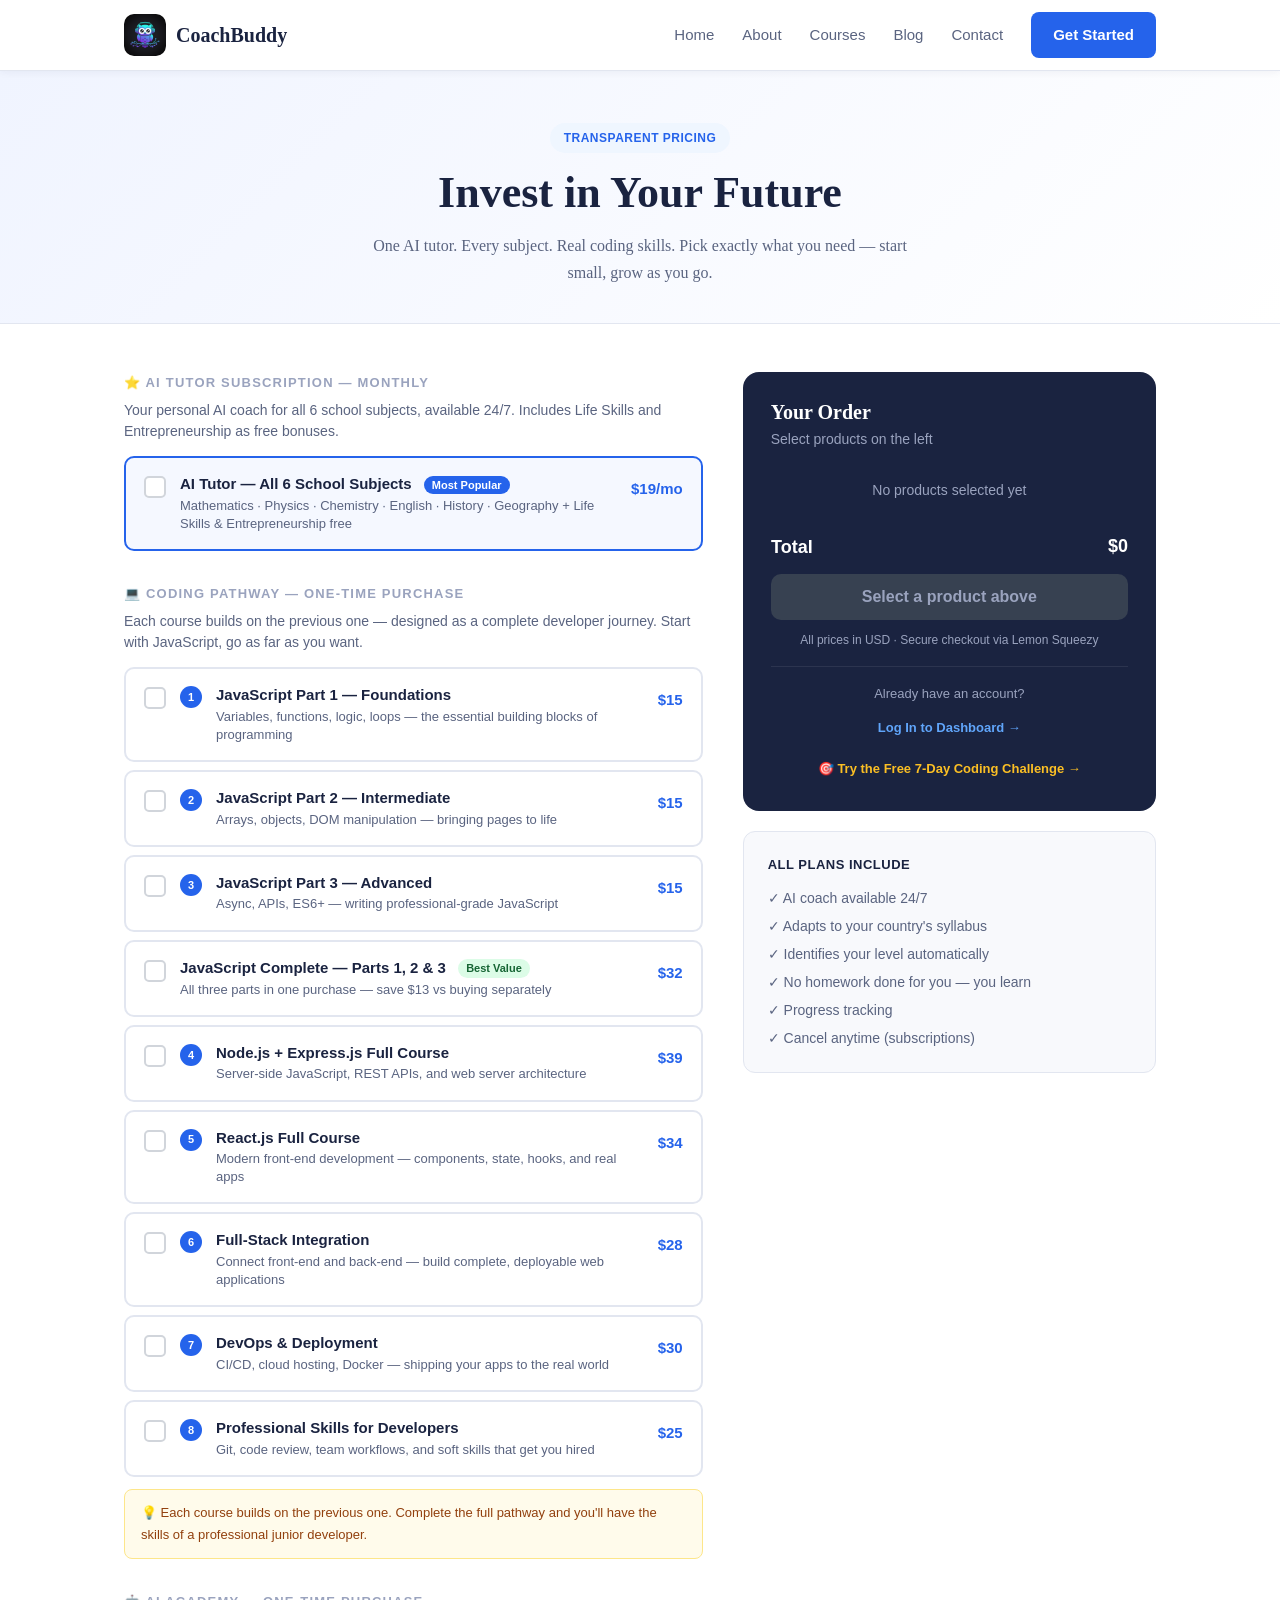
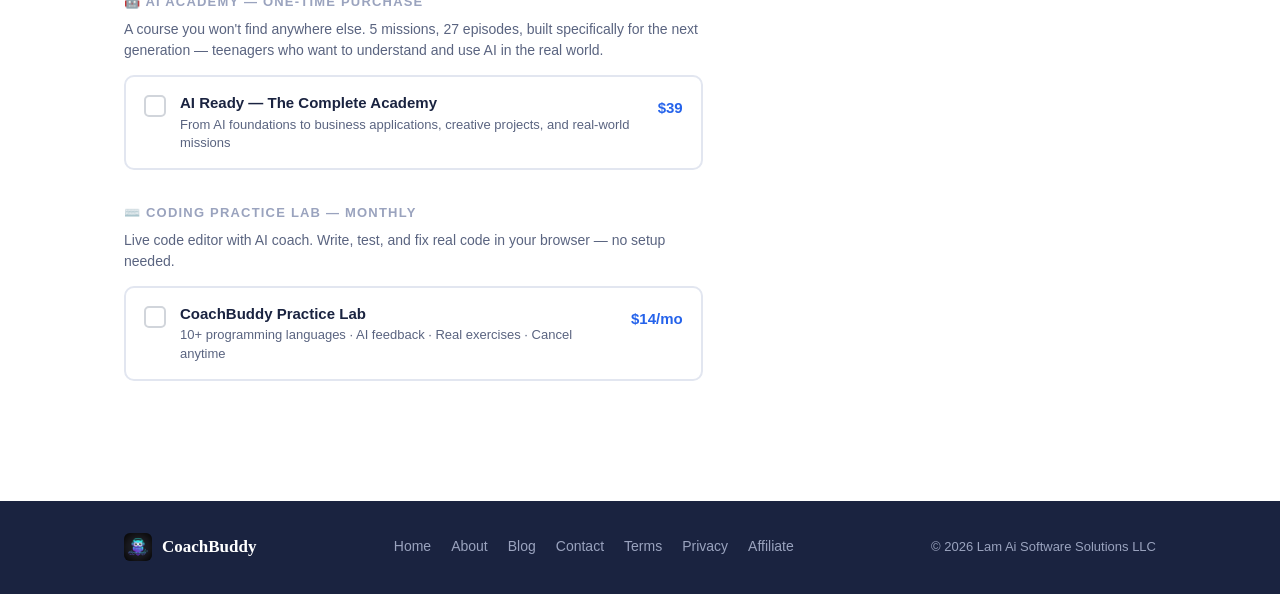
<file: order.html>
<!DOCTYPE html>
<!-- v=1752480000 -->
<html lang="en">
<head>
<meta charset="UTF-8"/>
<meta name="viewport" content="width=device-width,initial-scale=1.0"/>
<title>Pricing & Plans — CoachBuddy</title>
<meta name="description" content="Choose your CoachBuddy plan. AI Tutor subscription, coding courses, AI Academy, and Practice Lab."/>
<style>
*,*::before,*::after{box-sizing:border-box;margin:0;padding:0}
:root{--navy:#1a2340;--blue:#2563eb;--border:#e2e6f0;--dim:#5a6480;--muted:#9aa3be;--surface:#f8f9fc}
html{scroll-behavior:smooth}
body{background:#fff;color:#1a2340;font-family:Georgia,serif;line-height:1.7;font-size:17px}
h1,h2,h3{font-family:Georgia,serif;font-weight:700;line-height:1.2;color:#1a2340}
p{color:#5a6480}
a{color:#2563eb;text-decoration:none}
.container{max-width:1080px;margin:0 auto;padding:0 24px}

/* NAV */
nav{background:#fff;border-bottom:1px solid #e2e6f0;position:sticky;top:0;z-index:100;box-shadow:0 1px 8px rgba(26,35,64,.06)}
.nav-inner{display:flex;align-items:center;justify-content:space-between;height:70px;max-width:1080px;margin:0 auto;padding:0 24px}
.nav-logo{display:flex;align-items:center;gap:10px;text-decoration:none}
.logo-icon{width:42px;height:42px;border-radius:10px;overflow:hidden}
.logo-icon img{width:42px;height:42px;object-fit:contain;border-radius:8px}
.nav-logo span{font-weight:700;font-size:20px;color:#1a2340;font-family:Georgia,serif}
.nav-links{display:flex;align-items:center;gap:28px}
.nav-links a{color:#5a6480;font-size:15px;font-family:Arial,sans-serif;font-weight:500}
.nav-links a:hover,.nav-links a.active{color:#1a2340}
.nav-cta{background:#2563eb;color:#fff!important;padding:10px 22px;border-radius:8px;font-weight:600!important}
.nav-cta:hover{background:#1d4ed8!important}
.hamburger{display:none;background:none;border:none;cursor:pointer;padding:4px}
.hamburger span{display:block;width:24px;height:2px;background:#1a2340;margin:5px 0;border-radius:2px}
@media(max-width:700px){.nav-links{display:none}.hamburger{display:block}}

/* HERO */
.hero-strip{background:linear-gradient(135deg,#f0f4ff,#fff);padding:52px 0 36px;border-bottom:1px solid #e2e6f0;text-align:center}
.tag{display:inline-block;background:#eff6ff;color:#2563eb;padding:5px 14px;border-radius:999px;font-size:12px;font-weight:700;letter-spacing:.5px;text-transform:uppercase;margin-bottom:14px;font-family:Arial,sans-serif}

/* LAYOUT */
.page-wrap{max-width:1080px;margin:0 auto;padding:48px 24px}

/* SECTION HEADERS */
.section-title{font-size:13px;font-weight:700;font-family:Arial,sans-serif;text-transform:uppercase;letter-spacing:1.2px;color:#9aa3be;margin:36px 0 6px;display:flex;align-items:center;gap:8px}
.section-title:first-child{margin-top:0}
.section-desc{font-size:14px;color:#5a6480;font-family:Arial,sans-serif;margin-bottom:14px;line-height:1.5}

/* PRODUCT CARDS */
.prow{display:flex;align-items:flex-start;gap:14px;padding:16px 18px;border-radius:10px;border:2px solid #e2e6f0;margin-bottom:8px;cursor:pointer;transition:border-color .12s,background .12s;background:#fff}
.prow:hover{border-color:#2563eb;background:#f5f8ff}
.prow.on{border-color:#2563eb;background:#eff6ff}
.prow.featured{border-color:#2563eb;background:#f5f8ff}
.prow-check{width:22px;height:22px;border:2px solid #d1d5db;border-radius:5px;flex-shrink:0;margin-top:2px;display:flex;align-items:center;justify-content:center;background:#fff;transition:all .12s}
.prow.on .prow-check{background:#2563eb;border-color:#2563eb}
.prow.on .prow-check::after{content:'✓';color:#fff;font-size:13px;font-family:Arial,sans-serif;font-weight:700}
.prow-body{flex:1}
.prow-name{font-family:Arial,sans-serif;font-size:15px;color:#1a2340;font-weight:600;line-height:1.3}
.prow-sub{font-family:Arial,sans-serif;font-size:13px;color:#5a6480;margin-top:3px;line-height:1.4}
.prow-price{font-weight:700;font-family:Arial,sans-serif;font-size:15px;color:#2563eb;white-space:nowrap;margin-top:2px}

/* STEP BADGE */
.step-badge{display:inline-flex;align-items:center;justify-content:center;width:22px;height:22px;border-radius:50%;background:#2563eb;color:#fff;font-size:11px;font-weight:700;font-family:Arial,sans-serif;flex-shrink:0;margin-top:1px}

/* BONUS BADGE */
.bonus-badge{display:inline-block;background:#dcfce7;color:#166534;font-size:11px;font-weight:700;font-family:Arial,sans-serif;padding:2px 8px;border-radius:999px;margin-left:8px;vertical-align:middle}

/* FEATURED LABEL */
.featured-label{display:inline-block;background:#2563eb;color:#fff;font-size:11px;font-weight:700;font-family:Arial,sans-serif;padding:2px 8px;border-radius:999px;margin-left:8px;vertical-align:middle}

/* SUMMARY CARD */
.summary-card{background:#1a2340;border-radius:16px;padding:28px;color:#fff;margin-bottom:20px;position:sticky;top:90px}
.summary-card h3{color:#fff;font-size:20px;margin-bottom:4px}
.summary-items{min-height:48px;margin:16px 0}
.s-empty{color:#9aa3be;font-size:14px;font-family:Arial,sans-serif;text-align:center;padding:12px 0}
.s-row{display:flex;justify-content:space-between;gap:12px;font-size:14px;font-family:Arial,sans-serif;padding:6px 0;border-bottom:1px solid rgba(255,255,255,0.07)}
.s-total{display:flex;justify-content:space-between;font-weight:700;font-size:18px;margin:12px 0;color:#fff;font-family:Arial,sans-serif}
.bonus-box{background:rgba(34,197,94,.12);border:1px solid rgba(34,197,94,.3);border-radius:8px;padding:10px 14px;font-size:13px;font-family:Arial,sans-serif;color:#86efac;margin-bottom:14px;display:none}
#orderBtn{width:100%;padding:14px;background:#2563eb;color:#fff;border:none;border-radius:10px;font-size:16px;font-weight:700;font-family:Arial,sans-serif;cursor:pointer;transition:background .12s}
#orderBtn:disabled{background:#374151;cursor:not-allowed;color:#9aa3be}
#orderBtn:not(:disabled):hover{background:#1d4ed8}
.fine{text-align:center;font-size:12px;color:#9aa3be;margin-top:10px;font-family:Arial,sans-serif}

/* INCLUDES BOX */
.includes-box{background:#f8f9fc;border:1px solid #e2e6f0;border-radius:12px;padding:20px 24px;font-family:Arial,sans-serif;font-size:14px;color:#5a6480;line-height:2}
.includes-box .lbl{font-weight:700;color:#1a2340;margin-bottom:6px;font-size:13px;text-transform:uppercase;letter-spacing:.5px}

/* GRID */
.order-wrap{display:grid;grid-template-columns:1.4fr 1fr;gap:40px;align-items:start}
@media(max-width:800px){.order-wrap{grid-template-columns:1fr}}

/* INFO BOX */
.info-box{background:#fffbeb;border:1px solid #fde68a;border-radius:8px;padding:12px 16px;font-size:13px;font-family:Arial,sans-serif;color:#92400e;margin:12px 0}

/* FOOTER */
footer{background:#1a2340;padding:32px 0;margin-top:64px}
.foot-inner{max-width:1080px;margin:0 auto;padding:0 24px;display:flex;align-items:center;justify-content:space-between;gap:20px;flex-wrap:wrap}
footer a{color:#9aa3be;font-size:14px;font-family:Arial,sans-serif;text-decoration:none}
footer a:hover{color:#fff}
</style>
  <meta property="og:title" content="Pricing & Plans" />
  <meta property="og:description" content="Choose your CoachBuddy plan. AI Tutor subscription, coding courses, AI Academy, and Practice Lab." />
  <meta property="og:type" content="website" />
  <meta property="og:url" content="https://coachbuddy.dev/order.html" />
  <meta property="og:image" content="https://coachbuddy.dev/logo.png" />
  <meta property="og:site_name" content="CoachBuddy" />
  <meta name="twitter:card" content="summary_large_image" />
  <meta name="twitter:title" content="Pricing & Plans" />
  <meta name="twitter:description" content="Choose your CoachBuddy plan. AI Tutor subscription, coding courses, AI Academy, and Practice Lab." />
  <meta name="twitter:image" content="https://coachbuddy.dev/logo.png" />
  <link rel="canonical" href="https://coachbuddy.dev/order.html" />
<link rel="icon" type="image/png" sizes="32x32" href="/favicon-32.png">
<link rel="icon" href="/favicon.ico" sizes="any">
<link rel="apple-touch-icon" href="/apple-touch-icon.png">
</head>
<body>

<!-- NAV -->
<nav>
  <div class="nav-inner">
    <a href="index.html" class="nav-logo">
      <div class="logo-icon"><img src="logo.png" alt="CoachBuddy"/></div>
      <span>CoachBuddy</span>
    </a>
    <div class="nav-links">
      <a href="index.html">Home</a>
      <a href="about.html">About</a>
      <a href="courses.html">Courses</a>
      <a href="blog.html">Blog</a>
      <a href="contact.html">Contact</a>
      <a href="order.html" class="nav-cta active">Get Started</a>
    </div>
    <button class="hamburger" onclick="document.querySelector('.nav-links').style.display='flex'">
      <span></span><span></span><span></span>
    </button>
  </div>
</nav>

<!-- HERO -->
<div class="hero-strip">
  <div class="tag">Transparent Pricing</div>
  <h1 style="font-size:clamp(28px,5vw,44px);margin-bottom:12px;">Invest in Your Future</h1>
  <p style="max-width:560px;margin:0 auto;font-size:16px;">One AI tutor. Every subject. Real coding skills. Pick exactly what you need — start small, grow as you go.</p>
</div>

<div class="page-wrap">
  <div class="order-wrap">

    <!-- LEFT: Products -->
    <div>

      <!-- AI TUTOR SUBSCRIPTION -->
      <div class="section-title">⭐ AI Tutor Subscription — Monthly</div>
      <div class="section-desc">Your personal AI coach for all 6 school subjects, available 24/7. Includes Life Skills and Entrepreneurship as free bonuses.</div>
      <div class="prow featured" id="row_subjects" onclick="toggleRow('subjects')">
        <div class="prow-check" id="chk_subjects"></div>
        <div class="prow-body">
          <div class="prow-name">AI Tutor — All 6 School Subjects <span class="featured-label">Most Popular</span></div>
          <div class="prow-sub">Mathematics · Physics · Chemistry · English · History · Geography + Life Skills & Entrepreneurship free</div>
        </div>
        <div class="prow-price">$19/mo</div>
      </div>

      <!-- CODING PATHWAY -->
      <div class="section-title" style="margin-top:32px;">💻 Coding Pathway — One-Time Purchase</div>
      <div class="section-desc">Each course builds on the previous one — designed as a complete developer journey. Start with JavaScript, go as far as you want.</div>

      <!-- Step 1 -->
      <div class="prow" id="row_js1" onclick="toggleRow('js1')">
        <div class="prow-check" id="chk_js1"></div>
        <div class="step-badge">1</div>
        <div class="prow-body">
          <div class="prow-name">JavaScript Part 1 — Foundations</div>
          <div class="prow-sub">Variables, functions, logic, loops — the essential building blocks of programming</div>
        </div>
        <div class="prow-price">$15</div>
      </div>

      <!-- Step 2 -->
      <div class="prow" id="row_js2" onclick="toggleRow('js2')">
        <div class="prow-check" id="chk_js2"></div>
        <div class="step-badge">2</div>
        <div class="prow-body">
          <div class="prow-name">JavaScript Part 2 — Intermediate</div>
          <div class="prow-sub">Arrays, objects, DOM manipulation — bringing pages to life</div>
        </div>
        <div class="prow-price">$15</div>
      </div>

      <!-- Step 3 -->
      <div class="prow" id="row_js3" onclick="toggleRow('js3')">
        <div class="prow-check" id="chk_js3"></div>
        <div class="step-badge">3</div>
        <div class="prow-body">
          <div class="prow-name">JavaScript Part 3 — Advanced</div>
          <div class="prow-sub">Async, APIs, ES6+ — writing professional-grade JavaScript</div>
        </div>
        <div class="prow-price">$15</div>
      </div>

      <!-- JS Full -->
      <div class="prow" id="row_js_full" onclick="toggleRow('js_full')">
        <div class="prow-check" id="chk_js_full"></div>
        <div class="prow-body">
          <div class="prow-name">JavaScript Complete — Parts 1, 2 & 3 <span class="bonus-badge">Best Value</span></div>
          <div class="prow-sub">All three parts in one purchase — save $13 vs buying separately</div>
        </div>
        <div class="prow-price">$32</div>
      </div>

      <!-- Step 4 -->
      <div class="prow" id="row_node" onclick="toggleRow('node')">
        <div class="prow-check" id="chk_node"></div>
        <div class="step-badge">4</div>
        <div class="prow-body">
          <div class="prow-name">Node.js + Express.js Full Course</div>
          <div class="prow-sub">Server-side JavaScript, REST APIs, and web server architecture</div>
        </div>
        <div class="prow-price">$39</div>
      </div>

      <!-- Step 5 -->
      <div class="prow" id="row_react" onclick="toggleRow('react')">
        <div class="prow-check" id="chk_react"></div>
        <div class="step-badge">5</div>
        <div class="prow-body">
          <div class="prow-name">React.js Full Course</div>
          <div class="prow-sub">Modern front-end development — components, state, hooks, and real apps</div>
        </div>
        <div class="prow-price">$34</div>
      </div>

      <!-- Step 6 -->
      <div class="prow" id="row_fullstack" onclick="toggleRow('fullstack')">
        <div class="prow-check" id="chk_fullstack"></div>
        <div class="step-badge">6</div>
        <div class="prow-body">
          <div class="prow-name">Full-Stack Integration</div>
          <div class="prow-sub">Connect front-end and back-end — build complete, deployable web applications</div>
        </div>
        <div class="prow-price">$28</div>
      </div>

      <!-- Step 7 -->
      <div class="prow" id="row_devops" onclick="toggleRow('devops')">
        <div class="prow-check" id="chk_devops"></div>
        <div class="step-badge">7</div>
        <div class="prow-body">
          <div class="prow-name">DevOps & Deployment</div>
          <div class="prow-sub">CI/CD, cloud hosting, Docker — shipping your apps to the real world</div>
        </div>
        <div class="prow-price">$30</div>
      </div>

      <!-- Step 8 -->
      <div class="prow" id="row_pro" onclick="toggleRow('pro')">
        <div class="prow-check" id="chk_pro"></div>
        <div class="step-badge">8</div>
        <div class="prow-body">
          <div class="prow-name">Professional Skills for Developers</div>
          <div class="prow-sub">Git, code review, team workflows, and soft skills that get you hired</div>
        </div>
        <div class="prow-price">$25</div>
      </div>

      <div class="info-box">💡 Each course builds on the previous one. Complete the full pathway and you'll have the skills of a professional junior developer.</div>

      <!-- AI ACADEMY -->
      <div class="section-title" style="margin-top:32px;">🤖 AI Academy — One-Time Purchase</div>
      <div class="section-desc">A course you won't find anywhere else. 5 missions, 27 episodes, built specifically for the next generation — teenagers who want to understand and use AI in the real world.</div>
      <div class="prow" id="row_aiready" onclick="toggleRow('aiready')">
        <div class="prow-check" id="chk_aiready"></div>
        <div class="prow-body">
          <div class="prow-name">AI Ready — The Complete Academy</div>
          <div class="prow-sub">From AI foundations to business applications, creative projects, and real-world missions</div>
        </div>
        <div class="prow-price">$39</div>
      </div>

      <!-- PRACTICE LAB -->
      <div class="section-title" style="margin-top:32px;">⌨️ Coding Practice Lab — Monthly</div>
      <div class="section-desc">Live code editor with AI coach. Write, test, and fix real code in your browser — no setup needed.</div>
      <div class="prow" id="row_codelab" onclick="toggleRow('codelab')">
        <div class="prow-check" id="chk_codelab"></div>
        <div class="prow-body">
          <div class="prow-name">CoachBuddy Practice Lab</div>
          <div class="prow-sub">10+ programming languages · AI feedback · Real exercises · Cancel anytime</div>
        </div>
        <div class="prow-price">$14/mo</div>
      </div>

    </div><!-- end left -->

    <!-- RIGHT: Summary -->
    <div>
      <div class="summary-card">
        <h3>Your Order</h3>
        <p style="font-size:14px;color:#9aa3be;font-family:Arial,sans-serif;margin-bottom:4px;">Select products on the left</p>
        <div class="summary-items" id="summaryItems">
          <div class="s-empty">No products selected yet</div>
        </div>
        <div class="s-total"><span>Total</span><span id="totalAmt">$0</span></div>
        <div class="bonus-box" id="bonusBox">✅ <strong>Free bonuses included:</strong> Life Skills + Entrepreneurship unlock automatically with your AI Tutor subscription.</div>
        <button id="orderBtn" disabled onclick="placeOrder()">Select a product above</button>
        <div class="fine">All prices in USD · Secure checkout via Lemon Squeezy</div>
        <div style="text-align:center;margin-top:16px;padding-top:16px;border-top:1px solid rgba(255,255,255,0.08);">
          <p style="font-size:13px;color:#9aa3be;margin-bottom:8px;font-family:Arial,sans-serif;">Already have an account?</p>
          <a href="https://elevate-u-ceda8d9f.base44.app/subjects" style="display:inline-block;color:#60a5fa;font-size:13px;font-weight:600;text-decoration:none;font-family:Arial,sans-serif;">Log In to Dashboard →</a>
        </div>
        <div style="text-align:center;margin-top:12px;">
          <a href="https://elevate-u-ceda8d9f.base44.app/register" style="display:inline-block;color:#fbbf24;font-size:13px;font-weight:600;text-decoration:none;font-family:Arial,sans-serif;">🎯 Try the Free 7-Day Coding Challenge →</a>
        </div>
      </div>

      <div class="includes-box">
        <div class="lbl">All plans include</div>
        <div>✓ AI coach available 24/7</div>
        <div>✓ Adapts to your country's syllabus</div>
        <div>✓ Identifies your level automatically</div>
        <div>✓ No homework done for you — you learn</div>
        <div>✓ Progress tracking</div>
        <div>✓ Cancel anytime (subscriptions)</div>
      </div>
    </div>

  </div>
</div>

<!-- FOOTER -->
<footer>
  <div class="foot-inner">
    <div style="display:flex;align-items:center;gap:10px;">
      <img src="logo.png" alt="CoachBuddy" style="width:28px;height:28px;border-radius:6px;">
      <span style="color:#fff;font-weight:700;font-family:Georgia,serif;">CoachBuddy</span>
    </div>
    <div style="display:flex;gap:20px;flex-wrap:wrap;">
      <a href="index.html">Home</a>
      <a href="about.html">About</a>
      <a href="blog.html">Blog</a>
      <a href="contact.html">Contact</a>
      <a href="terms.html">Terms</a>
      <a href="privacy.html">Privacy</a>
      <a href="affiliate.html">Affiliate</a>
    </div>
    <div style="font-size:13px;color:#9aa3be;font-family:Arial,sans-serif;">© 2026 Lam Ai Software Solutions LLC</div>
  </div>
</footer>

<script>
var P = {
  subjects: {label:'AI Tutor — All 6 School Subjects', price:19, monthly:true,  url:'https://lamaisoftware.lemonsqueezy.com/checkout/buy/1dd03085-007c-4c29-86d0-4f2294b7f69f'},
  js1:      {label:'JavaScript Part 1', price:15, monthly:false, url:'https://lamaisoftware.lemonsqueezy.com/checkout/buy/25dd3d4b-ba59-44ec-ac3e-9822666acf58'},
  js2:      {label:'JavaScript Part 2', price:15, monthly:false, url:'https://lamaisoftware.lemonsqueezy.com/checkout/buy/0c817e0f-5e60-4157-9790-bac16e5095dc'},
  js3:      {label:'JavaScript Part 3', price:15, monthly:false, url:'https://lamaisoftware.lemonsqueezy.com/checkout/buy/ad6df103-5215-4527-85a1-74bfa358a87e'},
  js_full:  {label:'JavaScript Complete (Parts 1, 2 & 3)', price:32, monthly:false, url:'https://lamaisoftware.lemonsqueezy.com/checkout/buy/99ad95e3-4efc-4182-8f46-0ca04f6675ce'},
  node:     {label:'Node.js + Express.js Full Course', price:39, monthly:false, url:'https://lamaisoftware.lemonsqueezy.com/checkout/buy/18684d67-d223-4a8d-b7b0-0327fdb4c83c'},
  react:    {label:'React.js Full Course', price:34, monthly:false, url:'https://lamaisoftware.lemonsqueezy.com/checkout/buy/f4633f20-5dfa-479c-8ea0-bd90c7a73b17'},
  fullstack:{label:'Full-Stack Integration', price:28, monthly:false, url:'https://lamaisoftware.lemonsqueezy.com/checkout/buy/08f92d60-027d-4afa-a4de-5f01b220d1b9'},
  devops:   {label:'DevOps & Deployment', price:30, monthly:false, url:'https://lamaisoftware.lemonsqueezy.com/checkout/buy/8f2ea19f-cda9-4a9d-ad5c-0587565fa7ca'},
  pro:      {label:'Professional Skills', price:25, monthly:false, url:'https://lamaisoftware.lemonsqueezy.com/checkout/buy/3dc25a2f-5839-4609-b8ad-6366a6baaec3'},
  aiready:  {label:'AI Ready — The Complete Academy', price:39, monthly:false, url:'https://lamaisoftware.lemonsqueezy.com/checkout/buy/1aed030b-1815-4092-b911-93a53ecf35a3?discount=0'},
  codelab:  {label:'CoachBuddy Practice Lab', price:14, monthly:true,  url:'https://lamaisoftware.lemonsqueezy.com/checkout/buy/e7a23d27-91f4-4008-8f14-a2b679f9e9b4'}
};

var selected = {};

function toggleRow(key) {
  selected[key] = !selected[key];
  var row = document.getElementById('row_' + key);
  if (selected[key]) row.classList.add('on');
  else row.classList.remove('on');
  redraw();
}

function redraw() {
  var items = [], total = 0, hasMonthly = false, hasOneTime = false;
  Object.keys(P).forEach(function(k) {
    if (selected[k]) {
      items.push({label: P[k].label, price: P[k].price, monthly: P[k].monthly});
      total += P[k].price;
      if (P[k].monthly) hasMonthly = true; else hasOneTime = true;
    }
  });

  var si = document.getElementById('summaryItems');
  if (items.length === 0) {
    si.innerHTML = '<div class="s-empty">No products selected yet</div>';
  } else {
    si.innerHTML = items.map(function(i){
      return '<div class="s-row"><span style="color:#d1d5db;">'+i.label+'</span><span style="font-weight:700;color:#fff;">$'+i.price+(i.monthly?'/mo':'')+'</span></div>';
    }).join('');
  }

  var t = '$' + total;
  if (hasMonthly && hasOneTime) t = '$' + total + ' + monthly fees';
  else if (hasMonthly) t = '$' + total + '/mo';
  document.getElementById('totalAmt').textContent = t;

  document.getElementById('bonusBox').style.display = selected['subjects'] ? 'block' : 'none';

  var btn = document.getElementById('orderBtn');
  btn.disabled = items.length === 0;
  btn.textContent = items.length === 0
    ? 'Select a product above'
    : (items.length === 1 ? 'Proceed to Checkout' : 'Proceed to Checkout (' + items.length + ' items)');
}

function placeOrder() {
  var urls = Object.keys(P).filter(function(k){return selected[k]}).map(function(k){return P[k].url});
  if (urls.length === 1) { window.open(urls[0], '_blank'); return; }
  urls.forEach(function(u, i){ setTimeout(function(){ window.open(u, '_blank'); }, i * 400); });
}
</script>
</body>
</html>
</file>
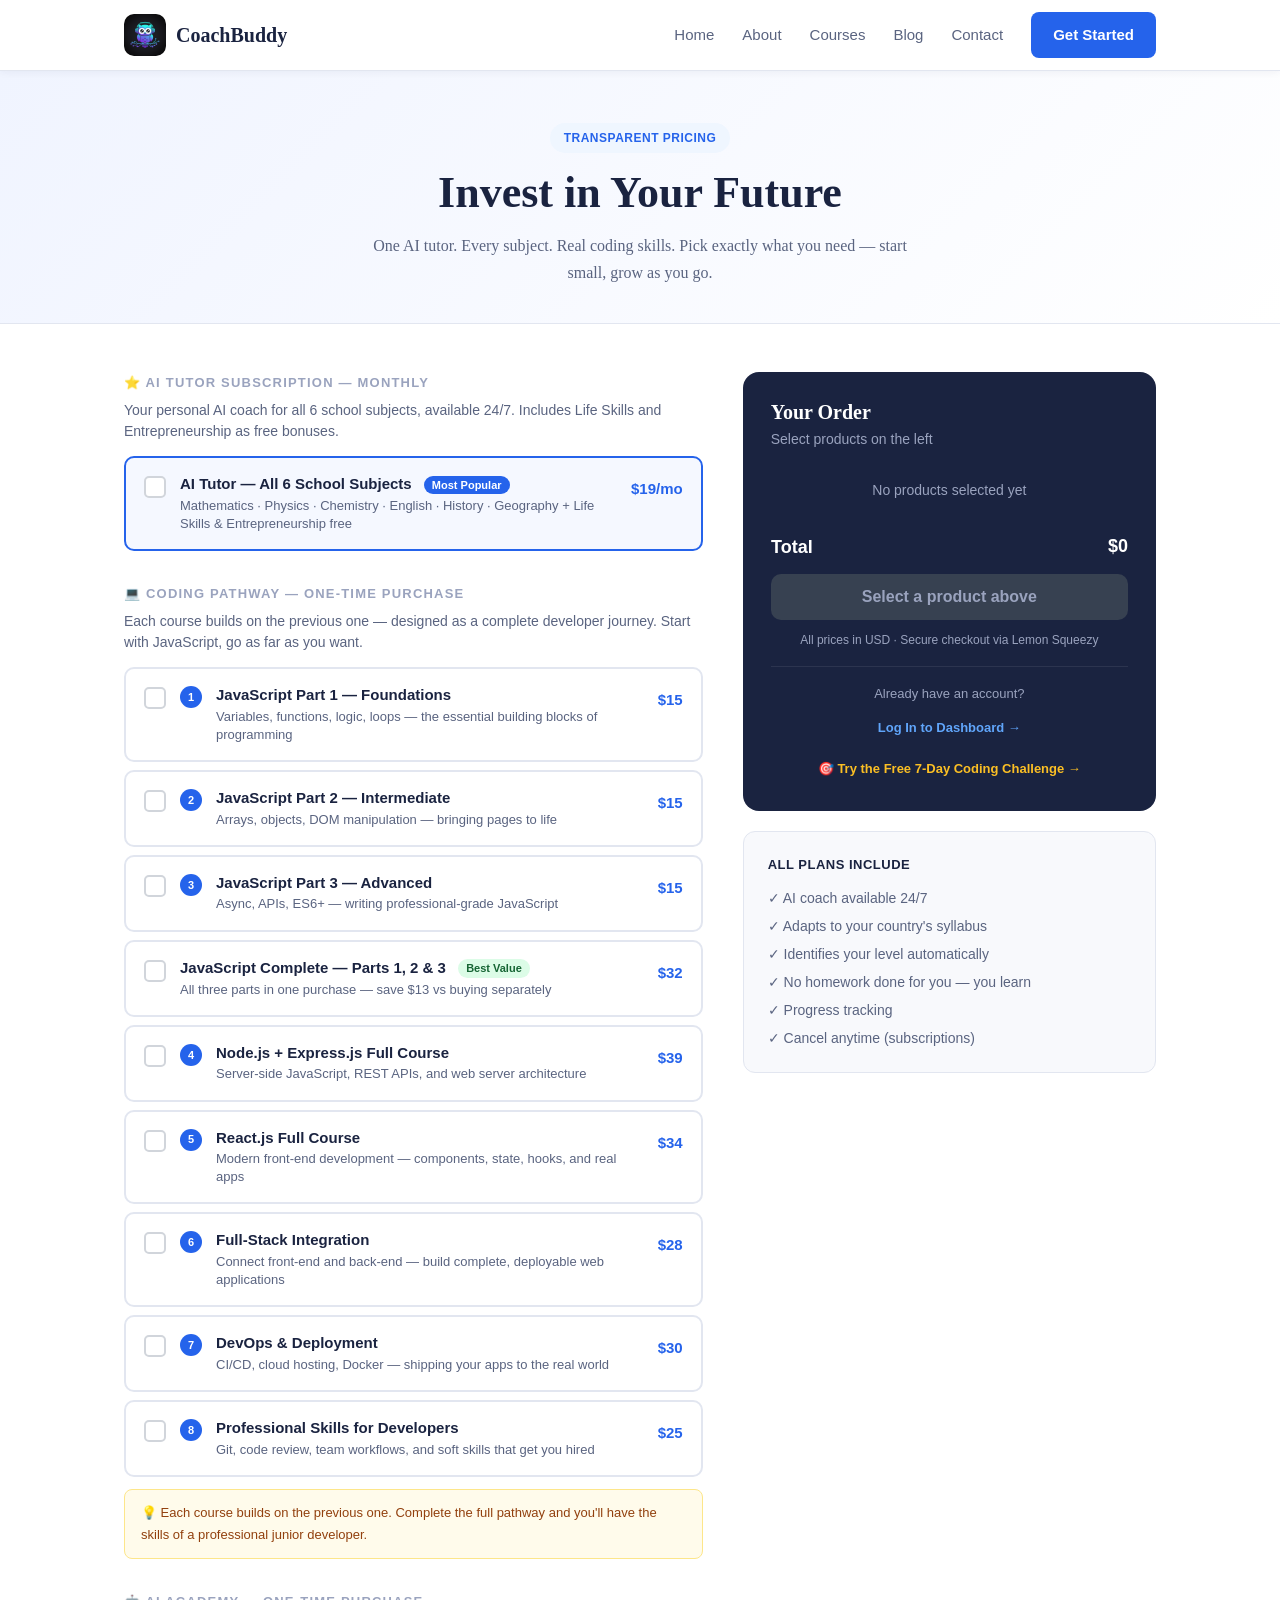
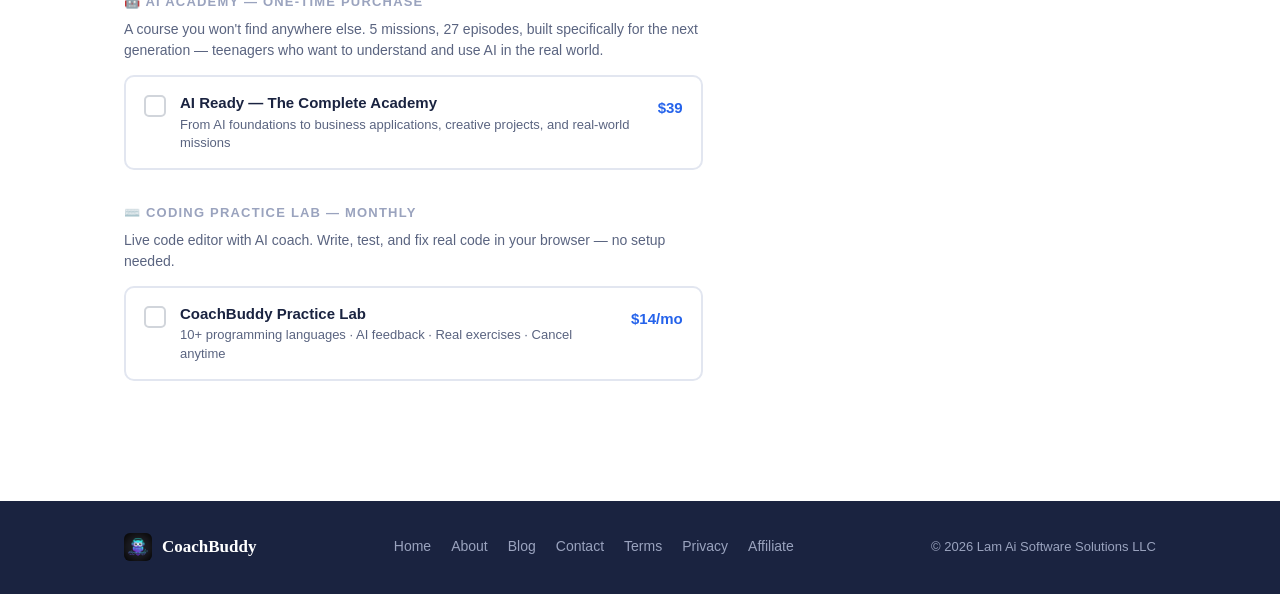
<file: pricing.html>
<!DOCTYPE html>
<html lang="en">
<head>
<meta charset="UTF-8"/>
<meta http-equiv="refresh" content="0;url=order.html"/>
<title>Redirecting to Pricing — CoachBuddy</title>
<script>window.location.replace('order.html');</script>
<link rel="icon" type="image/png" sizes="32x32" href="/favicon-32.png">
<link rel="icon" href="/favicon.ico" sizes="any">
<link rel="apple-touch-icon" href="/apple-touch-icon.png">
</head>
<body>
<p>Redirecting to <a href="order.html">Pricing page</a>...</p>
</body>
</html>
</file>
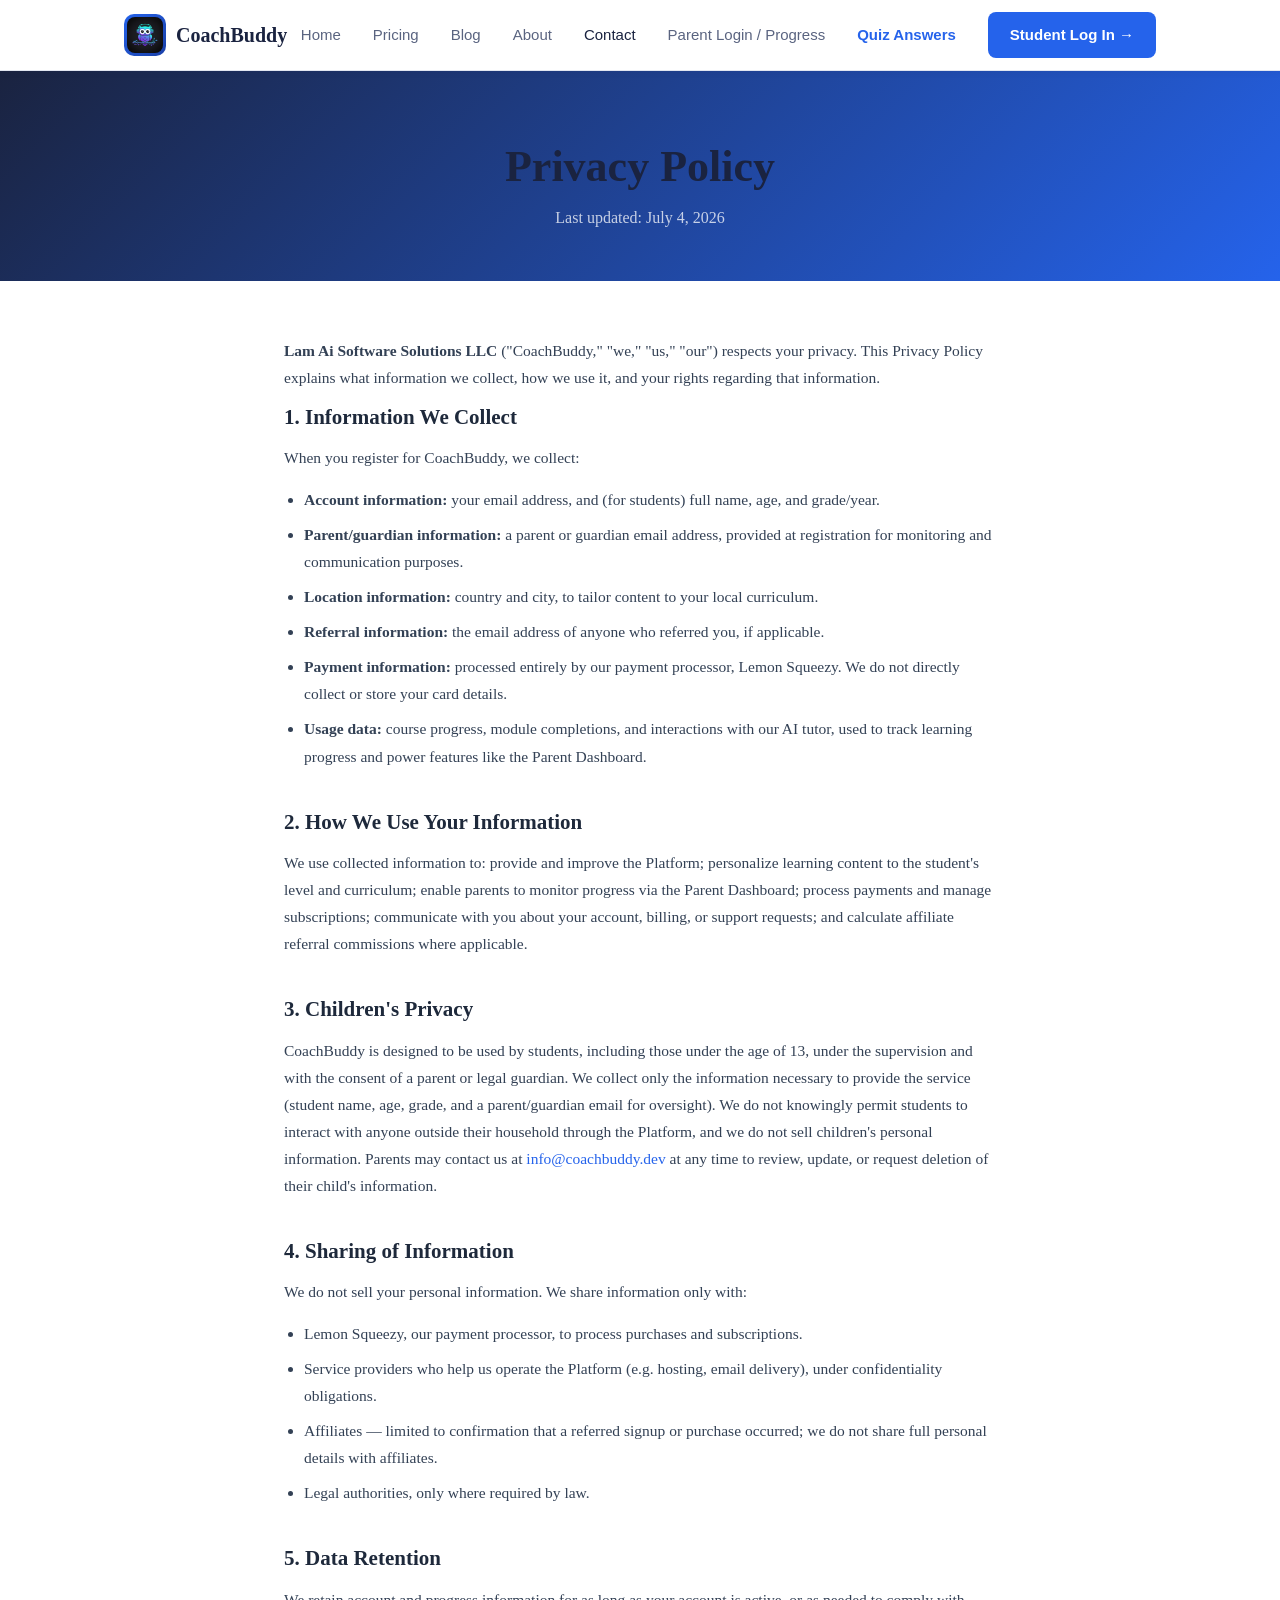
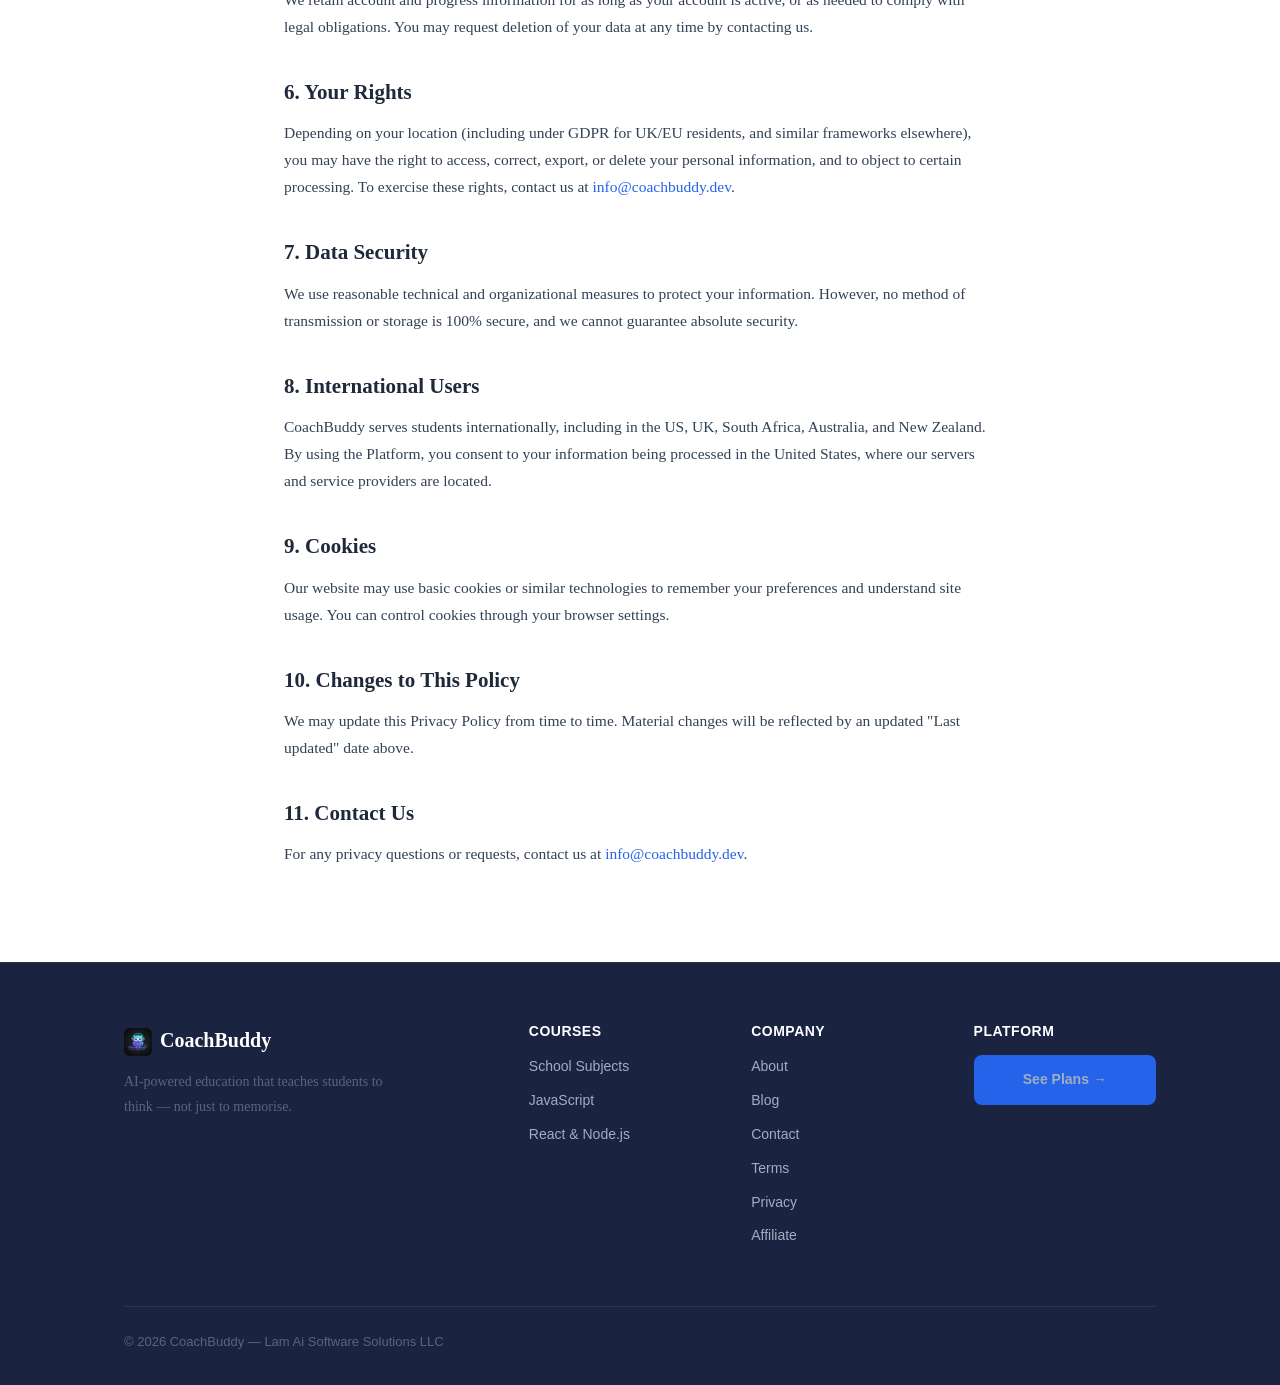
<file: privacy.html>
<!DOCTYPE html>
<!-- v=20260704 -->
<html lang="en">
<head>
  <meta charset="UTF-8" />
  <meta name="viewport" content="width=device-width, initial-scale=1.0" />
  <meta name="description" content="CoachBuddy Privacy Policy — How we handle and protect your data and your children's data." />
  <title>Privacy Policy — CoachBuddy</title>
  <link rel="stylesheet" href="style.css" />
  <style>
    .legal-hero {
      background: linear-gradient(135deg, #1a2340, #2563eb);
      color: #fff;
      padding: 70px 0 50px;
      text-align: center;
    }
    .legal-hero h1 { font-size: clamp(28px,4vw,44px); margin-bottom: 10px; }
    .legal-hero p { font-size: 16px; color: rgba(255,255,255,0.75); }
    .legal-body {
      max-width: 760px;
      margin: 0 auto;
      padding: 56px 24px 80px;
      color: #1e293b;
      line-height: 1.75;
      font-size: 15.5px;
    }
    .legal-body h2 { font-size: 21px; margin: 40px 0 14px; color: #1e293b; }
    .legal-body h2:first-of-type { margin-top: 0; }
    .legal-body p { margin-bottom: 14px; color: #334155; }
    .legal-body ul { margin: 0 0 14px 20px; color: #334155; }
    .legal-body li { margin-bottom: 8px; }
    .legal-body a { color: #2563eb; }
    .legal-note {
      background: #eff6ff;
      border: 1px solid #dbeafe;
      border-radius: 10px;
      padding: 16px 18px;
      font-size: 14px;
      color: #1e40af;
      margin: 24px 0 8px;
    }
  </style>
<script>window.lemonSqueezyAffiliateConfig = { store: "lamaisoftware" };</script>
<script src="https://lmsqueezy.com/affiliate.js" defer></script>
  <meta property="og:title" content="Privacy Policy" />
  <meta property="og:description" content="CoachBuddy Privacy Policy — How we handle and protect your data and your children's data." />
  <meta property="og:type" content="website" />
  <meta property="og:url" content="https://coachbuddy.dev/privacy.html" />
  <meta property="og:image" content="https://coachbuddy.dev/logo.png" />
  <meta property="og:site_name" content="CoachBuddy" />
  <meta name="twitter:card" content="summary_large_image" />
  <meta name="twitter:title" content="Privacy Policy" />
  <meta name="twitter:description" content="CoachBuddy Privacy Policy — How we handle and protect your data and your children's data." />
  <meta name="twitter:image" content="https://coachbuddy.dev/logo.png" />
  <link rel="canonical" href="https://coachbuddy.dev/privacy.html" />
<link rel="icon" type="image/png" sizes="32x32" href="/favicon-32.png">
<link rel="icon" href="/favicon.ico" sizes="any">
<link rel="apple-touch-icon" href="/apple-touch-icon.png">
</head>
<body>

<nav id="navbar">
  <div class="nav-inner">
    <a class="nav-logo" href="index.html">
      <div class="logo-icon"><img src="logo.png" alt="CoachBuddy" style="width:36px;height:36px;object-fit:contain;border-radius:8px;"></div>
      <span>CoachBuddy</span>
    </a>
    <div class="nav-links">
      <a href="index.html">Home</a>
      <a href="order.html">Pricing</a>
      <a href="blog.html">Blog</a>
      <a href="about.html">About</a>
      <a href="contact.html" class="active">Contact</a>
      <a href="https://elevate-u-ceda8d9f.base44.app/parent-dashboard" target="_blank">Parent Login / Progress</a>
      <a href="quiz/" style="font-weight:700;color:#2563eb;">Quiz Answers</a>
      <a href="https://elevate-u-ceda8d9f.base44.app/subjects" class="nav-cta" target="_blank">Student Log In →</a>
    </div>
    <button class="hamburger" onclick="toggleMenu()"><span></span><span></span><span></span></button>
  </div>
</nav>

<section class="legal-hero">
  <div class="container">
    <h1>Privacy Policy</h1>
    <p>Last updated: July 4, 2026</p>
  </div>
</section>

<div class="legal-body">

<p><strong>Lam Ai Software Solutions LLC</strong> ("CoachBuddy," "we," "us," "our") respects your privacy. This Privacy Policy explains what information we collect, how we use it, and your rights regarding that information.</p>

<h2>1. Information We Collect</h2>
<p>When you register for CoachBuddy, we collect:</p>
<ul>
  <li><strong>Account information:</strong> your email address, and (for students) full name, age, and grade/year.</li>
  <li><strong>Parent/guardian information:</strong> a parent or guardian email address, provided at registration for monitoring and communication purposes.</li>
  <li><strong>Location information:</strong> country and city, to tailor content to your local curriculum.</li>
  <li><strong>Referral information:</strong> the email address of anyone who referred you, if applicable.</li>
  <li><strong>Payment information:</strong> processed entirely by our payment processor, Lemon Squeezy. We do not directly collect or store your card details.</li>
  <li><strong>Usage data:</strong> course progress, module completions, and interactions with our AI tutor, used to track learning progress and power features like the Parent Dashboard.</li>
</ul>

<h2>2. How We Use Your Information</h2>
<p>We use collected information to: provide and improve the Platform; personalize learning content to the student's level and curriculum; enable parents to monitor progress via the Parent Dashboard; process payments and manage subscriptions; communicate with you about your account, billing, or support requests; and calculate affiliate referral commissions where applicable.</p>

<h2>3. Children's Privacy</h2>
<p>CoachBuddy is designed to be used by students, including those under the age of 13, under the supervision and with the consent of a parent or legal guardian. We collect only the information necessary to provide the service (student name, age, grade, and a parent/guardian email for oversight). We do not knowingly permit students to interact with anyone outside their household through the Platform, and we do not sell children's personal information. Parents may contact us at <a href="mailto:info@coachbuddy.dev">info@coachbuddy.dev</a> at any time to review, update, or request deletion of their child's information.</p>

<h2>4. Sharing of Information</h2>
<p>We do not sell your personal information. We share information only with:</p>
<ul>
  <li>Lemon Squeezy, our payment processor, to process purchases and subscriptions.</li>
  <li>Service providers who help us operate the Platform (e.g. hosting, email delivery), under confidentiality obligations.</li>
  <li>Affiliates — limited to confirmation that a referred signup or purchase occurred; we do not share full personal details with affiliates.</li>
  <li>Legal authorities, only where required by law.</li>
</ul>

<h2>5. Data Retention</h2>
<p>We retain account and progress information for as long as your account is active, or as needed to comply with legal obligations. You may request deletion of your data at any time by contacting us.</p>

<h2>6. Your Rights</h2>
<p>Depending on your location (including under GDPR for UK/EU residents, and similar frameworks elsewhere), you may have the right to access, correct, export, or delete your personal information, and to object to certain processing. To exercise these rights, contact us at <a href="mailto:info@coachbuddy.dev">info@coachbuddy.dev</a>.</p>

<h2>7. Data Security</h2>
<p>We use reasonable technical and organizational measures to protect your information. However, no method of transmission or storage is 100% secure, and we cannot guarantee absolute security.</p>

<h2>8. International Users</h2>
<p>CoachBuddy serves students internationally, including in the US, UK, South Africa, Australia, and New Zealand. By using the Platform, you consent to your information being processed in the United States, where our servers and service providers are located.</p>

<h2>9. Cookies</h2>
<p>Our website may use basic cookies or similar technologies to remember your preferences and understand site usage. You can control cookies through your browser settings.</p>

<h2>10. Changes to This Policy</h2>
<p>We may update this Privacy Policy from time to time. Material changes will be reflected by an updated "Last updated" date above.</p>

<h2>11. Contact Us</h2>
<p>For any privacy questions or requests, contact us at <a href="mailto:info@coachbuddy.dev">info@coachbuddy.dev</a>.</p>

</div>

<!-- FOOTER -->
<footer>
  <div class="container">
    <div class="footer-inner">
      <div class="footer-brand">
        <div class="logo-text"><img src="logo.png" alt="CoachBuddy" style="width:28px;height:28px;object-fit:contain;border-radius:6px;vertical-align:middle;margin-right:8px;">CoachBuddy</div>
        <p>AI-powered education that teaches students to think — not just to memorise.</p>
      </div>
      <div class="footer-col"><h4>Courses</h4><a href="order.html">School Subjects</a><a href="order.html">JavaScript</a><a href="order.html">React &amp; Node.js</a></div>
      <div class="footer-col"><h4>Company</h4><a href="about.html">About</a><a href="blog.html">Blog</a><a href="contact.html">Contact</a><a href="terms.html" class="active-placeholder">Terms</a><a href="privacy.html" class="active-placeholder">Privacy</a><a href="affiliate.html">Affiliate</a></div>
      <div class="footer-col"><h4>Platform</h4><a href="order.html" class="btn btn-primary">See Plans →</a></div>
    </div>
    <div class="footer-bottom"><p>© 2026 CoachBuddy — Lam Ai Software Solutions LLC</p></div>
  </div>
</footer>

<script>
window.addEventListener('scroll', () => {
  document.getElementById('navbar').classList.toggle('scrolled', window.scrollY > 20);
});

function toggleMenu() {
  const links = document.querySelector('.nav-links');
  const isOpen = links.style.display === 'flex';
  links.style.display = isOpen ? '' : 'flex';
  links.style.flexDirection = 'column';
  links.style.position = 'absolute';
  links.style.top = '70px';
  links.style.left = '0';
  links.style.right = '0';
  links.style.background = '#fff';
  links.style.padding = '20px 24px';
  links.style.borderBottom = '1px solid #e2e6f0';
  links.style.zIndex = '999';
}
</script>
</body>
</html>
</file>
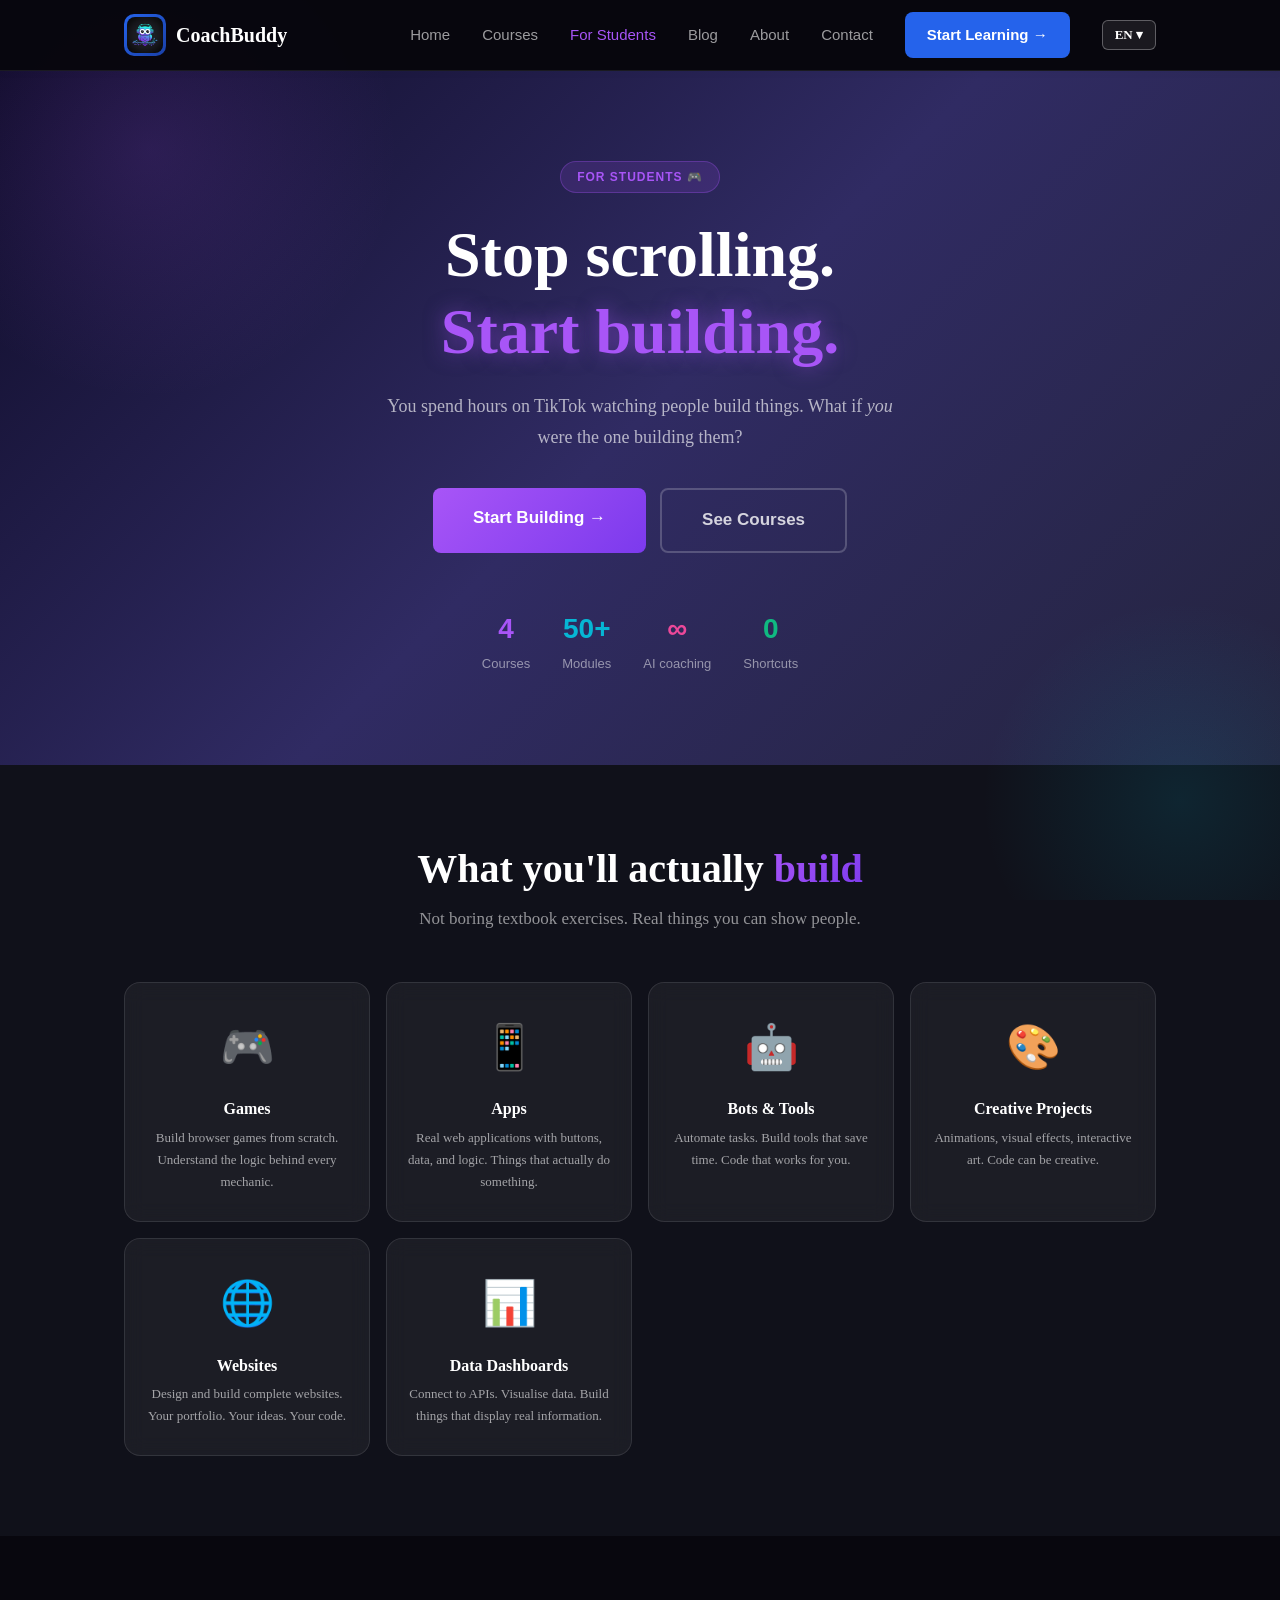
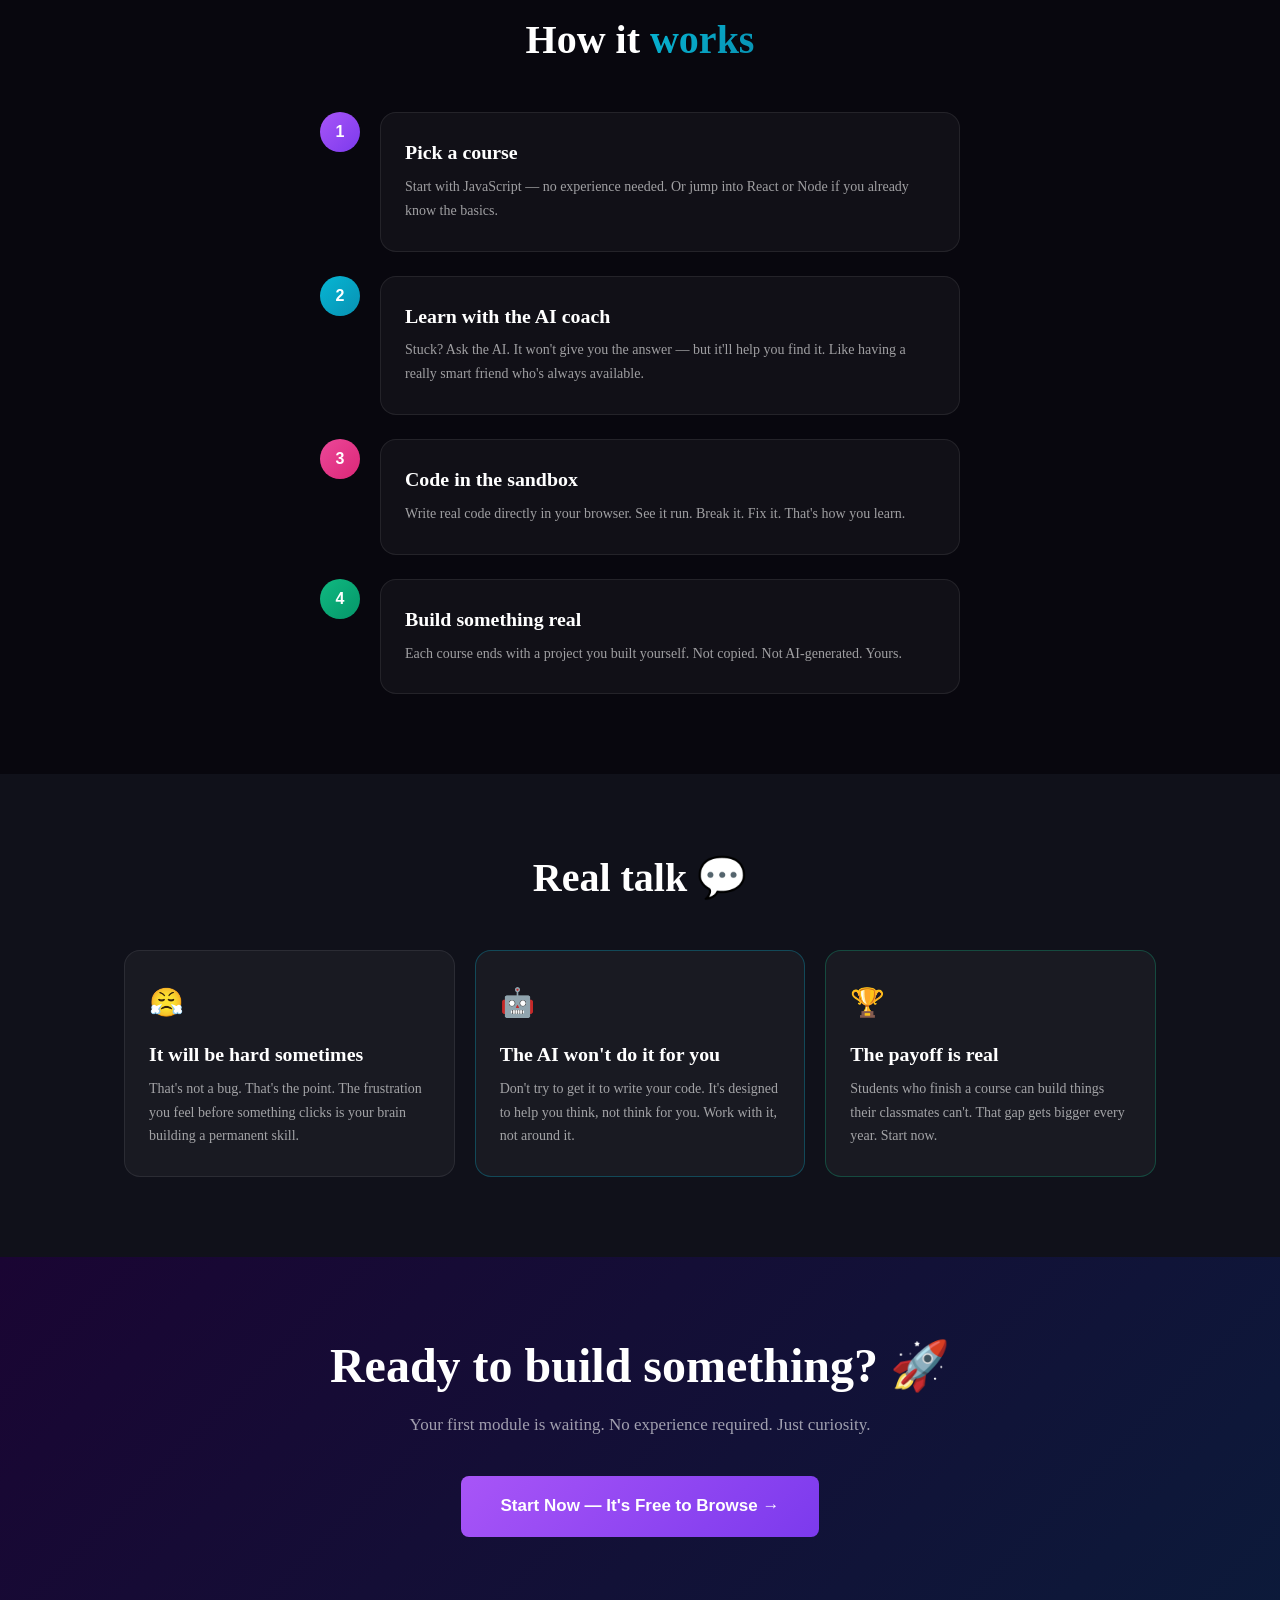
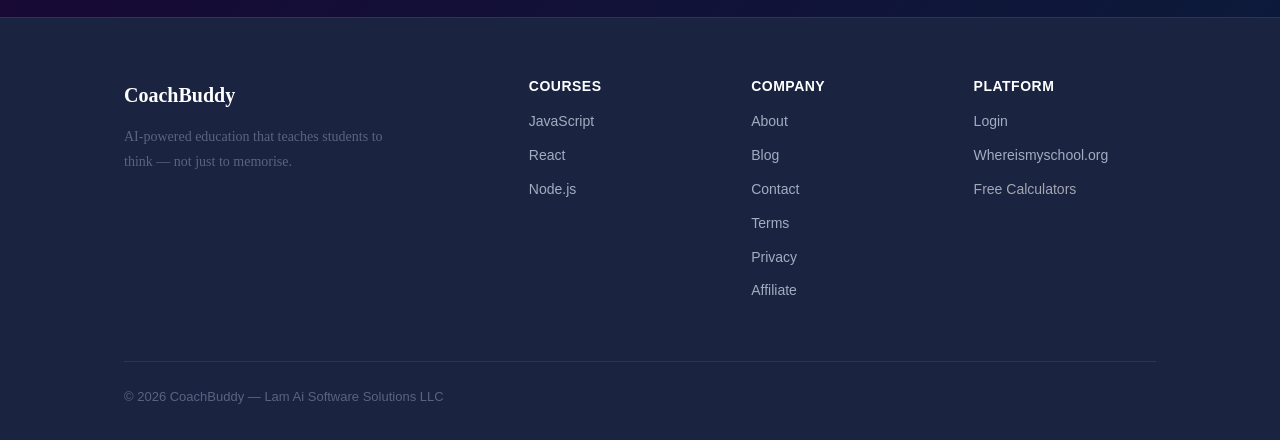
<file: students.html>
<!DOCTYPE html>
<html lang="en">
<head>
  <meta charset="UTF-8" />
  <meta name="viewport" content="width=device-width, initial-scale=1.0" />
  <meta name="description" content="CoachBuddy for Students — AI tutoring that helps you learn, not cheat. Get guided through homework with Socratic questioning." />
  <title>For Students — CoachBuddy</title>
  <link rel="stylesheet" href="style.css" />
  <style>
    :root { --bg: #08070e; }
    body { background: #08070e; }
    .std-section { padding: 80px 0; }
    .std-section.light { background: #10111a; }
    .grad-purple { background: linear-gradient(135deg,#a855f7,#7c3aed); -webkit-background-clip:text; -webkit-text-fill-color:transparent; background-clip:text; }
    .grad-cyan { background: linear-gradient(135deg,#06b6d4,#0891b2); -webkit-background-clip:text; -webkit-text-fill-color:transparent; background-clip:text; }
    .grad-pink { background: linear-gradient(135deg,#ec4899,#db2777); -webkit-background-clip:text; -webkit-text-fill-color:transparent; background-clip:text; }
    .neon-border { border: 1px solid rgba(168,85,247,0.3); }
    .dark-card { background: rgba(255,255,255,0.04); border: 1px solid rgba(255,255,255,0.08); border-radius:16px; padding:28px 24px; color:#fff; }
    .dark-card h3 { color:#fff; margin-bottom:10px; }
    .dark-card p { color:rgba(255,255,255,0.6); font-size:14px; margin:0; }
    .step-num { width:40px;height:40px;border-radius:50%;background:linear-gradient(135deg,#a855f7,#7c3aed);display:flex;align-items:center;justify-content:center;font-weight:900;font-size:16px;color:#fff;flex-shrink:0;font-family:Arial,sans-serif; }
  </style>
<script>window.lemonSqueezyAffiliateConfig = { store: "lamaisoftware" };</script>
<script src="https://lmsqueezy.com/affiliate.js" defer></script>
<script src="translations.js"></script>
<script src="i18n.js"></script>
  <meta property="og:title" content="For Students" />
  <meta property="og:description" content="CoachBuddy for Students — AI tutoring that helps you learn, not cheat. Get guided through homework with Socratic questioning." />
  <meta property="og:type" content="website" />
  <meta property="og:url" content="https://coachbuddy.dev/students.html" />
  <meta property="og:image" content="https://coachbuddy.dev/logo.png" />
  <meta property="og:site_name" content="CoachBuddy" />
  <meta name="twitter:card" content="summary_large_image" />
  <meta name="twitter:title" content="For Students" />
  <meta name="twitter:description" content="CoachBuddy for Students — AI tutoring that helps you learn, not cheat. Get guided through homework with Socratic questioning." />
  <meta name="twitter:image" content="https://coachbuddy.dev/logo.png" />
  <link rel="canonical" href="https://coachbuddy.dev/students.html" />
<link rel="icon" type="image/png" sizes="32x32" href="/favicon-32.png">
<link rel="icon" href="/favicon.ico" sizes="any">
<link rel="apple-touch-icon" href="/apple-touch-icon.png">
</head>
<body>

<!-- DARK NAV -->
<nav id="navbar" style="background:rgba(8,7,14,0.95);border-bottom:1px solid rgba(255,255,255,0.08);">
  <div class="nav-inner">
    <a class="nav-logo" href="index.html">
      <div class="logo-icon"><img src="logo.png" alt="CoachBuddy" style="width:36px;height:36px;object-fit:contain;border-radius:8px;"></div>
      <span style="color:#fff;">CoachBuddy</span>
    </a>
    <div class="nav-links" style="display:flex;align-items:center;">
      <a href="index.html" style="color:rgba(255,255,255,0.6);" data-i18n="nav.home">Home</a>
      <a href="courses.html" style="color:rgba(255,255,255,0.6);" data-i18n="nav.courses">Courses</a>
      <a href="students.html" style="color:#a855f7;" data-i18n="nav.students">For Students</a>
      <a href="blog.html" style="color:rgba(255,255,255,0.6);" data-i18n="nav.blog">Blog</a>
      <a href="about.html" style="color:rgba(255,255,255,0.6);" data-i18n="nav.about">About</a>
      <a href="contact.html" style="color:rgba(255,255,255,0.6);" data-i18n="nav.contact">Contact</a>
      <a href="https://elevate-u-ceda8d9f.base44.app" class="nav-cta" target="_blank" data-i18n="nav.start_learning">Start Learning →</a>
      <div class="cb-lang-switcher" id="cbLangSwitcher" style="position:relative;display:inline-block;">
        <button id="cbLangCurrent" onclick="cbToggleLangMenu()" style="background:rgba(255,255,255,0.08);border:1px solid rgba(255,255,255,0.3);border-radius:6px;padding:6px 12px;font-size:13px;font-weight:600;cursor:pointer;color:#fff;font-family:inherit;">EN ▾</button>
        <div id="cbLangMenu" style="display:none;position:absolute;top:calc(100% + 6px);right:0;background:#fff;border:1px solid #e2e6f0;border-radius:8px;box-shadow:0 8px 24px rgba(0,0,0,0.12);min-width:150px;z-index:1000;overflow:hidden;">
          <a class="cb-lang-option" data-lang="en" onclick="cbSetLang('en')" style="display:block;padding:10px 16px;font-size:14px;color:#1e293b;text-decoration:none;cursor:pointer;">English</a>
          <a class="cb-lang-option" data-lang="fr" onclick="cbSetLang('fr')" style="display:block;padding:10px 16px;font-size:14px;color:#1e293b;text-decoration:none;cursor:pointer;">Français</a>
          <a class="cb-lang-option" data-lang="es" onclick="cbSetLang('es')" style="display:block;padding:10px 16px;font-size:14px;color:#1e293b;text-decoration:none;cursor:pointer;">Español</a>
          <a class="cb-lang-option" data-lang="vi" onclick="cbSetLang('vi')" style="display:block;padding:10px 16px;font-size:14px;color:#1e293b;text-decoration:none;cursor:pointer;">Tiếng Việt</a>
          <a class="cb-lang-option" data-lang="zh" onclick="cbSetLang('zh')" style="display:block;padding:10px 16px;font-size:14px;color:#1e293b;text-decoration:none;cursor:pointer;">中文</a>
        </div>
      </div>
    </div>
    <button class="hamburger" onclick="toggleMenu()" style="filter:invert(1);"><span></span><span></span><span></span></button>
  </div>
</nav>

<!-- HERO -->
<div class="students-hero">
  <div style="position:absolute;inset:0;overflow:hidden;pointer-events:none;">
    <div style="position:absolute;top:-100px;left:-100px;width:500px;height:500px;border-radius:50%;background:radial-gradient(circle,rgba(168,85,247,0.15),transparent 70%);"></div>
    <div style="position:absolute;bottom:-100px;right:-100px;width:400px;height:400px;border-radius:50%;background:radial-gradient(circle,rgba(6,182,212,0.12),transparent 70%);"></div>
  </div>
  <div class="container" style="position:relative;z-index:1;">
    <div style="display:inline-block;background:rgba(168,85,247,0.15);border:1px solid rgba(168,85,247,0.3);padding:5px 16px;border-radius:999px;font-size:12px;font-weight:700;color:#a855f7;letter-spacing:1px;text-transform:uppercase;margin-bottom:24px;font-family:Arial,sans-serif;" data-i18n="students.badge">For Students 🎮</div>
    <h1 data-i18n-html="students.hero_h1_html">Stop scrolling.<br><span class="neon-text">Start building.</span></h1>
    <p style="color:rgba(255,255,255,0.65);font-size:18px;max-width:520px;margin:20px auto 36px;" data-i18n-html="students.hero_subtitle_html">You spend hours on TikTok watching people build things. What if <em>you</em> were the one building them?</p>
    <div style="display:flex;gap:14px;justify-content:center;flex-wrap:wrap;">
      <a href="https://elevate-u-ceda8d9f.base44.app" class="btn btn-lg" style="background:linear-gradient(135deg,#a855f7,#7c3aed);color:#fff;" target="_blank" data-i18n="students.btn_start">Start Building →</a>
      <a href="courses.html" class="btn btn-lg btn-outline" style="border-color:rgba(255,255,255,0.2);color:rgba(255,255,255,0.8);" data-i18n="students.btn_courses">See Courses</a>
    </div>
    <div style="display:flex;gap:32px;justify-content:center;margin-top:52px;flex-wrap:wrap;">
      <div style="text-align:center;">
        <div style="font-size:28px;font-weight:900;color:#a855f7;font-family:Arial,sans-serif;">4</div>
        <div style="font-size:13px;color:rgba(255,255,255,0.5);font-family:Arial,sans-serif;" data-i18n="students.stat1_label">Courses</div>
      </div>
      <div style="text-align:center;">
        <div style="font-size:28px;font-weight:900;color:#06b6d4;font-family:Arial,sans-serif;">50+</div>
        <div style="font-size:13px;color:rgba(255,255,255,0.5);font-family:Arial,sans-serif;" data-i18n="students.stat2_label">Modules</div>
      </div>
      <div style="text-align:center;">
        <div style="font-size:28px;font-weight:900;color:#ec4899;font-family:Arial,sans-serif;">∞</div>
        <div style="font-size:13px;color:rgba(255,255,255,0.5);font-family:Arial,sans-serif;" data-i18n="students.stat3_label">AI coaching</div>
      </div>
      <div style="text-align:center;">
        <div style="font-size:28px;font-weight:900;color:#10b981;font-family:Arial,sans-serif;">0</div>
        <div style="font-size:13px;color:rgba(255,255,255,0.5);font-family:Arial,sans-serif;" data-i18n="students.stat4_label">Shortcuts</div>
      </div>
    </div>
  </div>
</div>

<!-- WHAT YOU CAN BUILD -->
<div class="std-section light">
  <div class="container">
    <div style="text-align:center;margin-bottom:48px;">
      <h2 style="color:#fff;font-size:clamp(26px,3.5vw,40px);" data-i18n-html="students.build_heading_html">What you'll actually <span class="grad-purple">build</span></h2>
      <p style="color:rgba(255,255,255,0.55);font-size:17px;margin-top:12px;" data-i18n="students.build_subtitle">Not boring textbook exercises. Real things you can show people.</p>
    </div>
    <div class="fun-cards">
      <div class="fun-card">
        <span class="emoji">🎮</span>
        <h3 data-i18n="students.card1_title">Games</h3>
        <p data-i18n="students.card1_desc">Build browser games from scratch. Understand the logic behind every mechanic.</p>
      </div>
      <div class="fun-card">
        <span class="emoji">📱</span>
        <h3 data-i18n="students.card2_title">Apps</h3>
        <p data-i18n="students.card2_desc">Real web applications with buttons, data, and logic. Things that actually do something.</p>
      </div>
      <div class="fun-card">
        <span class="emoji">🤖</span>
        <h3 data-i18n="students.card3_title">Bots & Tools</h3>
        <p data-i18n="students.card3_desc">Automate tasks. Build tools that save time. Code that works for you.</p>
      </div>
      <div class="fun-card">
        <span class="emoji">🎨</span>
        <h3 data-i18n="students.card4_title">Creative Projects</h3>
        <p data-i18n="students.card4_desc">Animations, visual effects, interactive art. Code can be creative.</p>
      </div>
      <div class="fun-card">
        <span class="emoji">🌐</span>
        <h3 data-i18n="students.card5_title">Websites</h3>
        <p data-i18n="students.card5_desc">Design and build complete websites. Your portfolio. Your ideas. Your code.</p>
      </div>
      <div class="fun-card">
        <span class="emoji">📊</span>
        <h3 data-i18n="students.card6_title">Data Dashboards</h3>
        <p data-i18n="students.card6_desc">Connect to APIs. Visualise data. Build things that display real information.</p>
      </div>
    </div>
  </div>
</div>

<!-- HOW IT WORKS -->
<div class="std-section">
  <div class="container">
    <div style="text-align:center;margin-bottom:48px;">
      <h2 style="color:#fff;font-size:clamp(26px,3.5vw,40px);" data-i18n-html="students.how_heading_html">How it <span class="grad-cyan">works</span></h2>
    </div>
    <div style="display:flex;flex-direction:column;gap:24px;max-width:640px;margin:0 auto;">
      <div style="display:flex;gap:20px;align-items:flex-start;">
        <div class="step-num">1</div>
        <div class="dark-card" style="flex:1;">
          <h3 data-i18n="students.step1_title">Pick a course</h3>
          <p data-i18n="students.step1_desc">Start with JavaScript — no experience needed. Or jump into React or Node if you already know the basics.</p>
        </div>
      </div>
      <div style="display:flex;gap:20px;align-items:flex-start;">
        <div class="step-num" style="background:linear-gradient(135deg,#06b6d4,#0891b2);">2</div>
        <div class="dark-card" style="flex:1;">
          <h3 data-i18n="students.step2_title">Learn with the AI coach</h3>
          <p data-i18n="students.step2_desc">Stuck? Ask the AI. It won't give you the answer — but it'll help you find it. Like having a really smart friend who's always available.</p>
        </div>
      </div>
      <div style="display:flex;gap:20px;align-items:flex-start;">
        <div class="step-num" style="background:linear-gradient(135deg,#ec4899,#db2777);">3</div>
        <div class="dark-card" style="flex:1;">
          <h3 data-i18n="students.step3_title">Code in the sandbox</h3>
          <p data-i18n="students.step3_desc">Write real code directly in your browser. See it run. Break it. Fix it. That's how you learn.</p>
        </div>
      </div>
      <div style="display:flex;gap:20px;align-items:flex-start;">
        <div class="step-num" style="background:linear-gradient(135deg,#10b981,#059669);">4</div>
        <div class="dark-card" style="flex:1;">
          <h3 data-i18n="students.step4_title">Build something real</h3>
          <p data-i18n="students.step4_desc">Each course ends with a project you built yourself. Not copied. Not AI-generated. Yours.</p>
        </div>
      </div>
    </div>
  </div>
</div>

<!-- THE REAL TALK -->
<div class="std-section light">
  <div class="container">
    <div style="text-align:center;margin-bottom:48px;">
      <h2 style="color:#fff;font-size:clamp(26px,3.5vw,40px);" data-i18n="students.realtalk_heading">Real talk 💬</h2>
    </div>
    <div style="display:grid;grid-template-columns:repeat(auto-fit,minmax(260px,1fr));gap:20px;">
      <div class="dark-card neon-border">
        <div style="font-size:28px;margin-bottom:16px;">😤</div>
        <h3 data-i18n="students.real1_title">It will be hard sometimes</h3>
        <p data-i18n="students.real1_desc">That's not a bug. That's the point. The frustration you feel before something clicks is your brain building a permanent skill.</p>
      </div>
      <div class="dark-card" style="border-color:rgba(6,182,212,0.3);">
        <div style="font-size:28px;margin-bottom:16px;">🤖</div>
        <h3 data-i18n="students.real2_title">The AI won't do it for you</h3>
        <p data-i18n="students.real2_desc">Don't try to get it to write your code. It's designed to help you think, not think for you. Work with it, not around it.</p>
      </div>
      <div class="dark-card" style="border-color:rgba(16,185,129,0.3);">
        <div style="font-size:28px;margin-bottom:16px;">🏆</div>
        <h3 data-i18n="students.real3_title">The payoff is real</h3>
        <p data-i18n="students.real3_desc">Students who finish a course can build things their classmates can't. That gap gets bigger every year. Start now.</p>
      </div>
    </div>
  </div>
</div>

<!-- CTA -->
<div style="background:linear-gradient(135deg,#1a0533,#0c1a3a);padding:80px 0;text-align:center;">
  <div class="container">
    <h2 style="color:#fff;font-size:clamp(28px,4vw,48px);margin-bottom:16px;" data-i18n="students.cta_heading">Ready to build something? 🚀</h2>
    <p style="color:rgba(255,255,255,0.6);font-size:17px;max-width:480px;margin:0 auto 36px;" data-i18n="students.cta_subtitle">Your first module is waiting. No experience required. Just curiosity.</p>
    <a href="https://elevate-u-ceda8d9f.base44.app" class="btn btn-lg" style="background:linear-gradient(135deg,#a855f7,#7c3aed);color:#fff;" target="_blank" data-i18n="students.cta_btn">Start Now — It's Free to Browse →</a>
  </div>
</div>

<footer>
  <div class="container">
    <div class="footer-inner">
      <div class="footer-brand"><div class="logo-text">CoachBuddy</div><p data-i18n="footer.tagline">AI-powered education that teaches students to think — not just to memorise.</p></div>
      <div class="footer-col"><h4 data-i18n="footer.courses_heading">Courses</h4><a href="courses.html" data-i18n="footer.link_js">JavaScript</a><a href="courses.html" data-i18n="students.footer_react">React</a><a href="courses.html" data-i18n="students.footer_nodejs">Node.js</a></div>
      <div class="footer-col"><h4 data-i18n="footer.company_heading">Company</h4><a href="about.html" data-i18n="nav.about">About</a><a href="blog.html" data-i18n="nav.blog">Blog</a><a href="contact.html" data-i18n="nav.contact">Contact</a><a href="terms.html" data-i18n="footer.terms">Terms</a><a href="privacy.html" data-i18n="footer.privacy">Privacy</a><a href="affiliate.html" data-i18n="footer.affiliate">Affiliate</a></div>
      <div class="footer-col"><h4 data-i18n="footer.platform_heading">Platform</h4><a href="https://elevate-u-ceda8d9f.base44.app" target="_blank" data-i18n="students.footer_login">Login</a><a href="https://whereismyschool.org" target="_blank" rel="noopener" title="Find and rate schools across the USA">Whereismyschool.org</a>
          <a href="https://calculators.whereismyschool.org" style="color:rgba(255,255,255,0.6);" target="_blank" rel="noopener" data-i18n="footer.calculators">Free Calculators</a></div>
    </div>
    <div class="footer-bottom"><p data-i18n="footer.copyright_full">© 2026 CoachBuddy — Lam Ai Software Solutions LLC</p></div>
  </div>
</footer>

<script>
function toggleMenu() {
  const links = document.querySelector('.nav-links');
  links.style.display = links.style.display === 'flex' ? 'none' : 'flex';
  links.style.flexDirection = 'column'; links.style.position = 'absolute';
  links.style.top = '70px'; links.style.left = '0'; links.style.right = '0';
  links.style.background = '#08070e'; links.style.padding = '20px 24px';
  links.style.borderBottom = '1px solid rgba(255,255,255,0.08)';
}
</script>
</body>
</html>
</file>
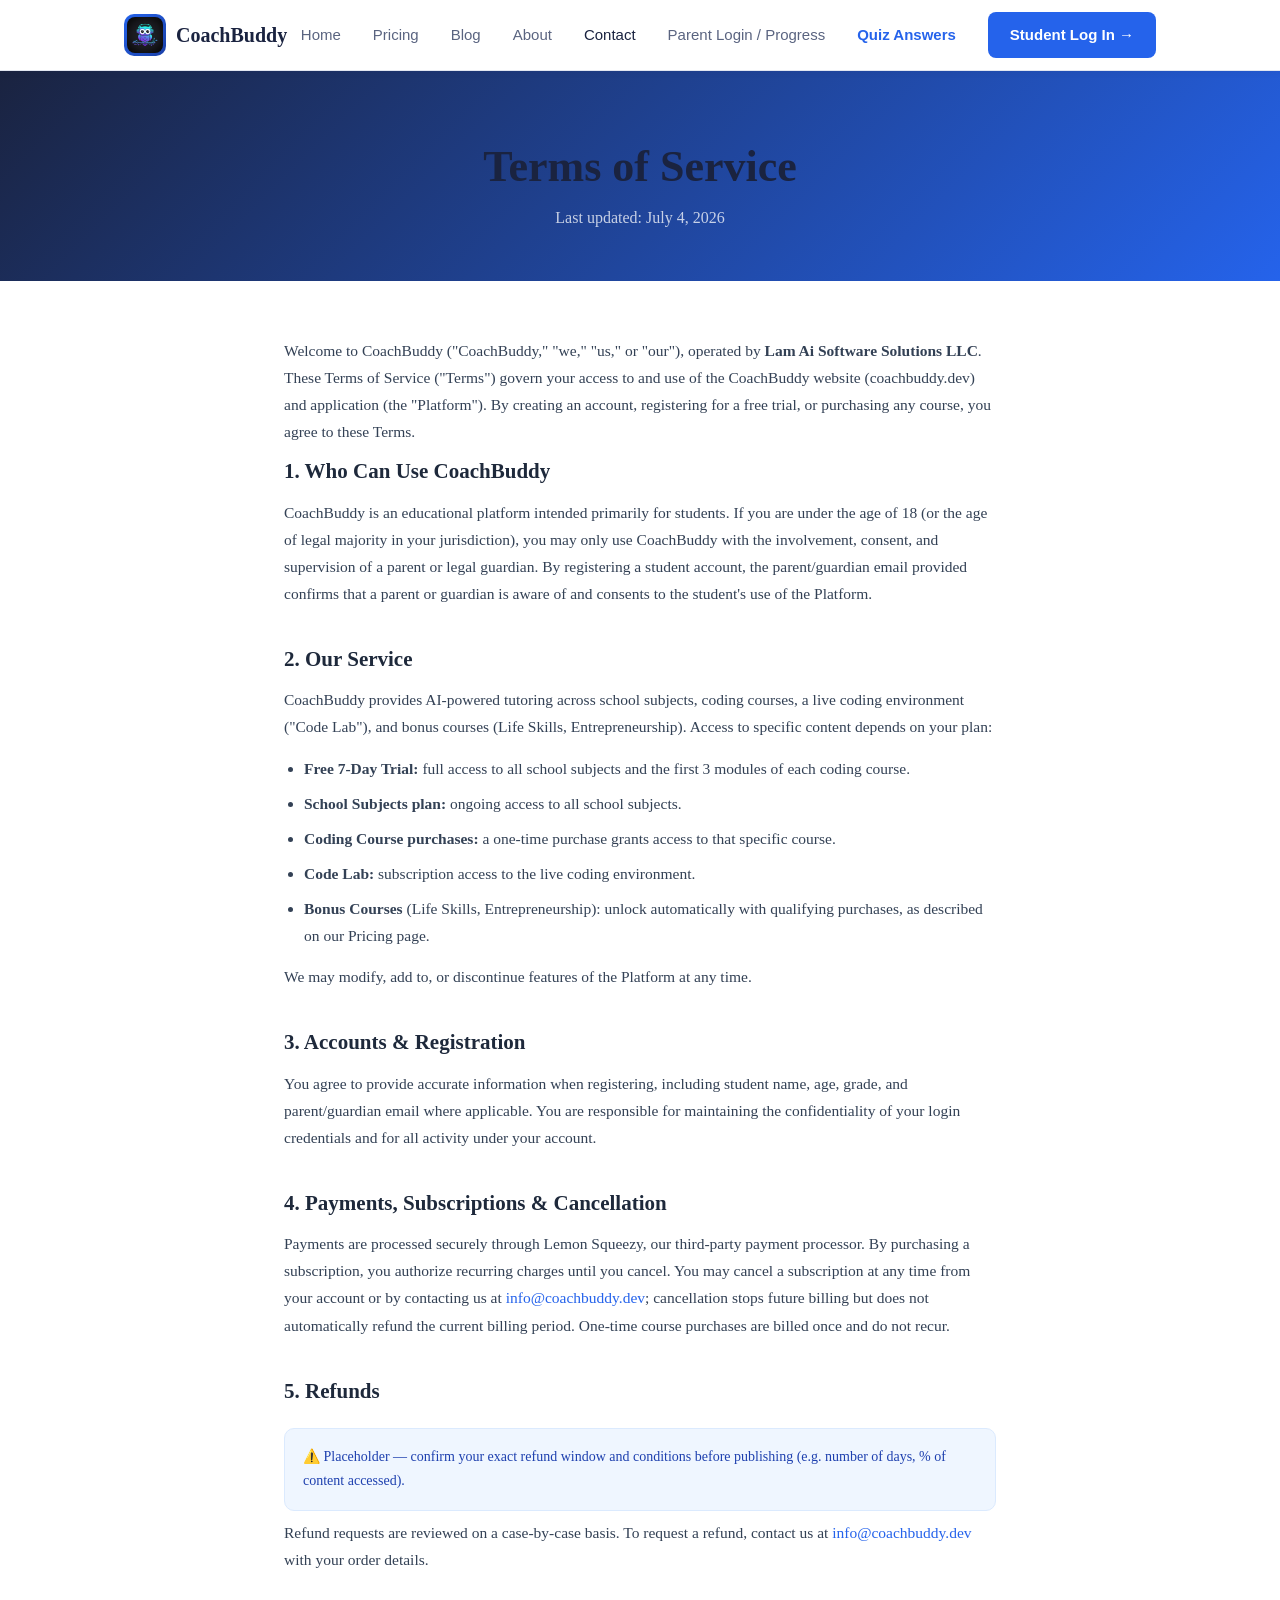
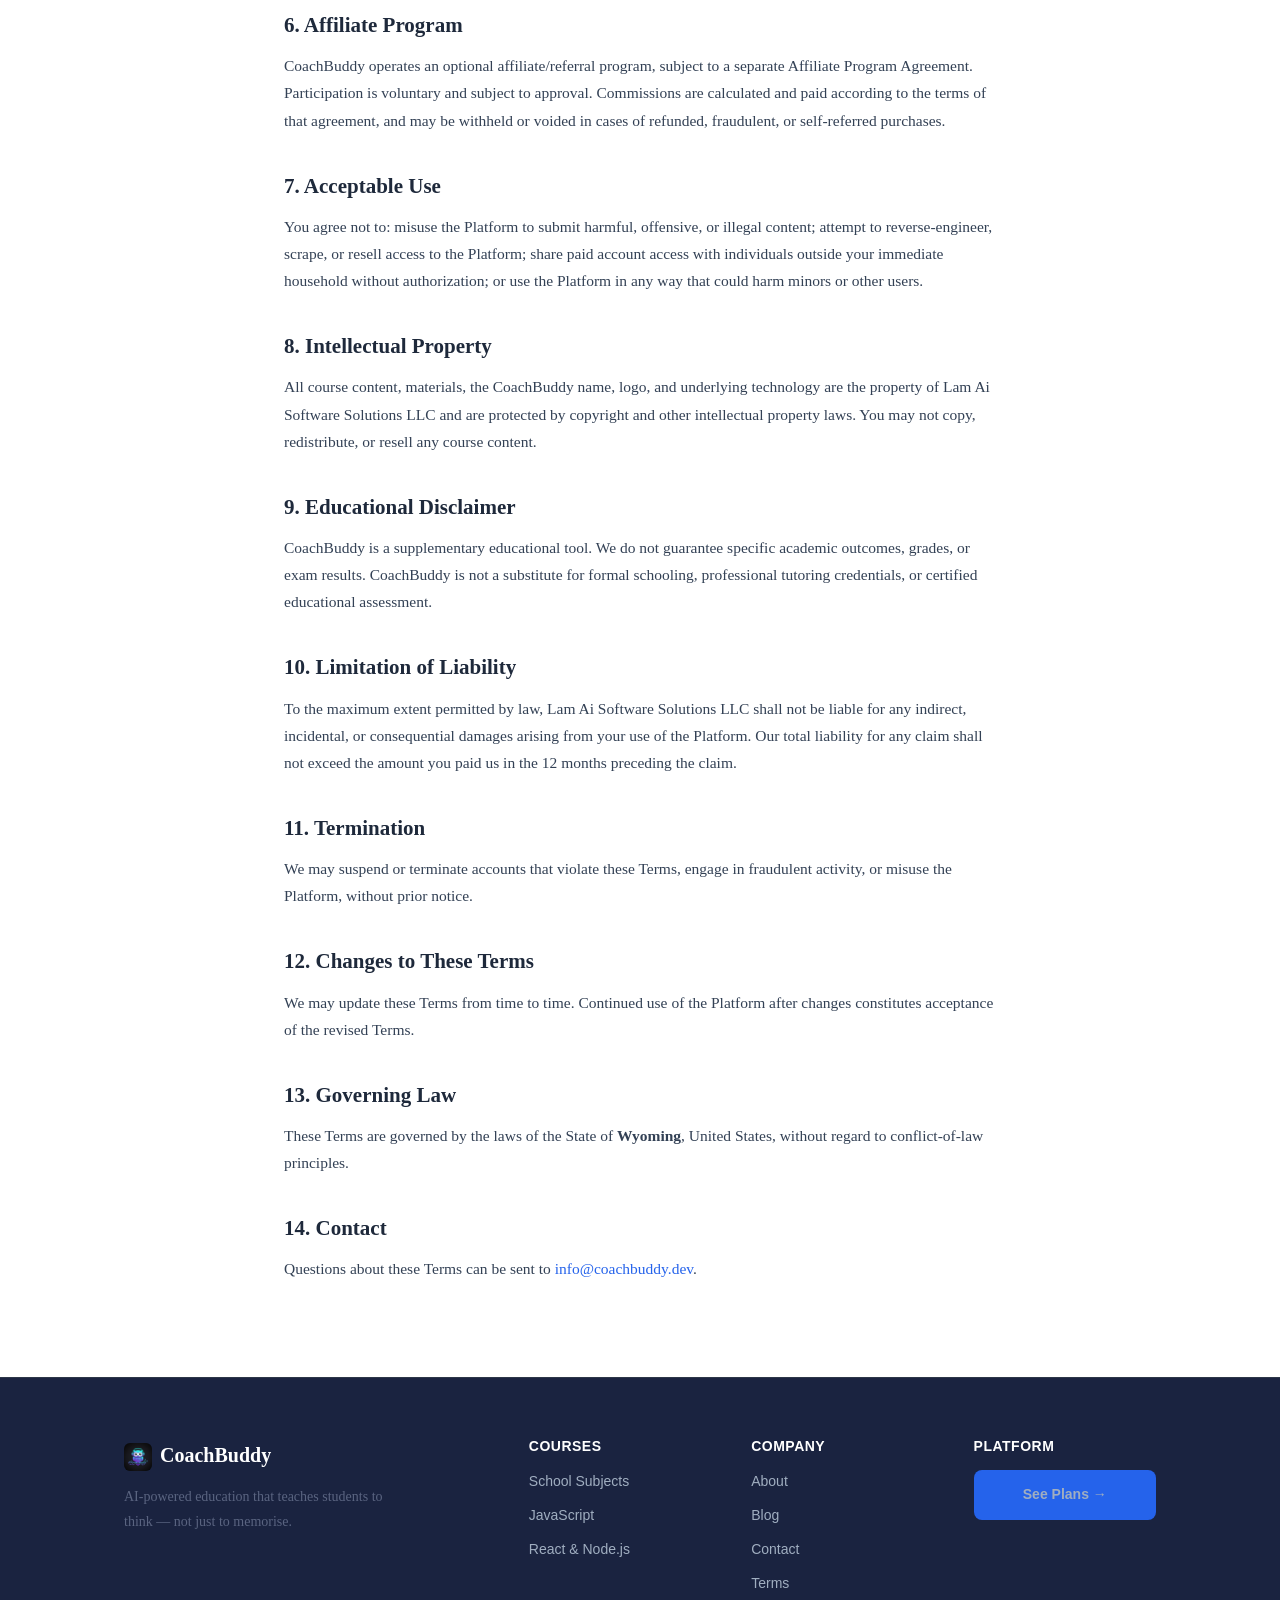
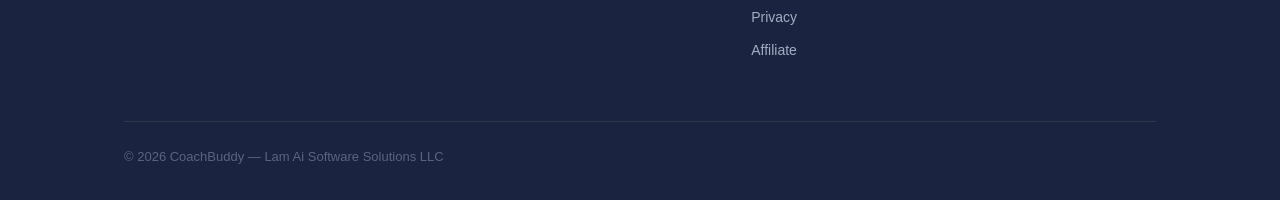
<file: terms.html>
<!DOCTYPE html>
<!-- v=20260704 -->
<html lang="en">
<head>
  <meta charset="UTF-8" />
  <meta name="viewport" content="width=device-width, initial-scale=1.0" />
  <meta name="description" content="CoachBuddy Terms of Service — Terms and conditions for using our AI tutoring platform." />
  <title>Terms of Service — CoachBuddy</title>
  <link rel="stylesheet" href="style.css" />
  <style>
    .legal-hero {
      background: linear-gradient(135deg, #1a2340, #2563eb);
      color: #fff;
      padding: 70px 0 50px;
      text-align: center;
    }
    .legal-hero h1 { font-size: clamp(28px,4vw,44px); margin-bottom: 10px; }
    .legal-hero p { font-size: 16px; color: rgba(255,255,255,0.75); }
    .legal-body {
      max-width: 760px;
      margin: 0 auto;
      padding: 56px 24px 80px;
      color: #1e293b;
      line-height: 1.75;
      font-size: 15.5px;
    }
    .legal-body h2 { font-size: 21px; margin: 40px 0 14px; color: #1e293b; }
    .legal-body h2:first-of-type { margin-top: 0; }
    .legal-body p { margin-bottom: 14px; color: #334155; }
    .legal-body ul { margin: 0 0 14px 20px; color: #334155; }
    .legal-body li { margin-bottom: 8px; }
    .legal-body a { color: #2563eb; }
    .legal-note {
      background: #eff6ff;
      border: 1px solid #dbeafe;
      border-radius: 10px;
      padding: 16px 18px;
      font-size: 14px;
      color: #1e40af;
      margin: 24px 0 8px;
    }
  </style>
<script>window.lemonSqueezyAffiliateConfig = { store: "lamaisoftware" };</script>
<script src="https://lmsqueezy.com/affiliate.js" defer></script>
  <meta property="og:title" content="Terms of Service" />
  <meta property="og:description" content="CoachBuddy Terms of Service — Terms and conditions for using our AI tutoring platform." />
  <meta property="og:type" content="website" />
  <meta property="og:url" content="https://coachbuddy.dev/terms.html" />
  <meta property="og:image" content="https://coachbuddy.dev/logo.png" />
  <meta property="og:site_name" content="CoachBuddy" />
  <meta name="twitter:card" content="summary_large_image" />
  <meta name="twitter:title" content="Terms of Service" />
  <meta name="twitter:description" content="CoachBuddy Terms of Service — Terms and conditions for using our AI tutoring platform." />
  <meta name="twitter:image" content="https://coachbuddy.dev/logo.png" />
  <link rel="canonical" href="https://coachbuddy.dev/terms.html" />
<link rel="icon" type="image/png" sizes="32x32" href="/favicon-32.png">
<link rel="icon" href="/favicon.ico" sizes="any">
<link rel="apple-touch-icon" href="/apple-touch-icon.png">
</head>
<body>

<nav id="navbar">
  <div class="nav-inner">
    <a class="nav-logo" href="index.html">
      <div class="logo-icon"><img src="logo.png" alt="CoachBuddy" style="width:36px;height:36px;object-fit:contain;border-radius:8px;"></div>
      <span>CoachBuddy</span>
    </a>
    <div class="nav-links">
      <a href="index.html">Home</a>
      <a href="order.html">Pricing</a>
      <a href="blog.html">Blog</a>
      <a href="about.html">About</a>
      <a href="contact.html" class="active">Contact</a>
      <a href="https://elevate-u-ceda8d9f.base44.app/parent-dashboard" target="_blank">Parent Login / Progress</a>
      <a href="quiz/" style="font-weight:700;color:#2563eb;">Quiz Answers</a>
      <a href="https://elevate-u-ceda8d9f.base44.app/subjects" class="nav-cta" target="_blank">Student Log In →</a>
    </div>
    <button class="hamburger" onclick="toggleMenu()"><span></span><span></span><span></span></button>
  </div>
</nav>

<section class="legal-hero">
  <div class="container">
    <h1>Terms of Service</h1>
    <p>Last updated: July 4, 2026</p>
  </div>
</section>

<div class="legal-body">

<p>Welcome to CoachBuddy ("CoachBuddy," "we," "us," or "our"), operated by <strong>Lam Ai Software Solutions LLC</strong>. These Terms of Service ("Terms") govern your access to and use of the CoachBuddy website (coachbuddy.dev) and application (the "Platform"). By creating an account, registering for a free trial, or purchasing any course, you agree to these Terms.</p>

<h2>1. Who Can Use CoachBuddy</h2>
<p>CoachBuddy is an educational platform intended primarily for students. If you are under the age of 18 (or the age of legal majority in your jurisdiction), you may only use CoachBuddy with the involvement, consent, and supervision of a parent or legal guardian. By registering a student account, the parent/guardian email provided confirms that a parent or guardian is aware of and consents to the student's use of the Platform.</p>

<h2>2. Our Service</h2>
<p>CoachBuddy provides AI-powered tutoring across school subjects, coding courses, a live coding environment ("Code Lab"), and bonus courses (Life Skills, Entrepreneurship). Access to specific content depends on your plan:</p>
<ul>
  <li><strong>Free 7-Day Trial:</strong> full access to all school subjects and the first 3 modules of each coding course.</li>
  <li><strong>School Subjects plan:</strong> ongoing access to all school subjects.</li>
  <li><strong>Coding Course purchases:</strong> a one-time purchase grants access to that specific course.</li>
  <li><strong>Code Lab:</strong> subscription access to the live coding environment.</li>
  <li><strong>Bonus Courses</strong> (Life Skills, Entrepreneurship): unlock automatically with qualifying purchases, as described on our Pricing page.</li>
</ul>
<p>We may modify, add to, or discontinue features of the Platform at any time.</p>

<h2>3. Accounts &amp; Registration</h2>
<p>You agree to provide accurate information when registering, including student name, age, grade, and parent/guardian email where applicable. You are responsible for maintaining the confidentiality of your login credentials and for all activity under your account.</p>

<h2>4. Payments, Subscriptions &amp; Cancellation</h2>
<p>Payments are processed securely through Lemon Squeezy, our third-party payment processor. By purchasing a subscription, you authorize recurring charges until you cancel. You may cancel a subscription at any time from your account or by contacting us at <a href="mailto:info@coachbuddy.dev">info@coachbuddy.dev</a>; cancellation stops future billing but does not automatically refund the current billing period. One-time course purchases are billed once and do not recur.</p>

<h2>5. Refunds</h2>
<div class="legal-note">⚠️ Placeholder — confirm your exact refund window and conditions before publishing (e.g. number of days, % of content accessed).</div>
<p>Refund requests are reviewed on a case-by-case basis. To request a refund, contact us at <a href="mailto:info@coachbuddy.dev">info@coachbuddy.dev</a> with your order details.</p>

<h2>6. Affiliate Program</h2>
<p>CoachBuddy operates an optional affiliate/referral program, subject to a separate Affiliate Program Agreement. Participation is voluntary and subject to approval. Commissions are calculated and paid according to the terms of that agreement, and may be withheld or voided in cases of refunded, fraudulent, or self-referred purchases.</p>

<h2>7. Acceptable Use</h2>
<p>You agree not to: misuse the Platform to submit harmful, offensive, or illegal content; attempt to reverse-engineer, scrape, or resell access to the Platform; share paid account access with individuals outside your immediate household without authorization; or use the Platform in any way that could harm minors or other users.</p>

<h2>8. Intellectual Property</h2>
<p>All course content, materials, the CoachBuddy name, logo, and underlying technology are the property of Lam Ai Software Solutions LLC and are protected by copyright and other intellectual property laws. You may not copy, redistribute, or resell any course content.</p>

<h2>9. Educational Disclaimer</h2>
<p>CoachBuddy is a supplementary educational tool. We do not guarantee specific academic outcomes, grades, or exam results. CoachBuddy is not a substitute for formal schooling, professional tutoring credentials, or certified educational assessment.</p>

<h2>10. Limitation of Liability</h2>
<p>To the maximum extent permitted by law, Lam Ai Software Solutions LLC shall not be liable for any indirect, incidental, or consequential damages arising from your use of the Platform. Our total liability for any claim shall not exceed the amount you paid us in the 12 months preceding the claim.</p>

<h2>11. Termination</h2>
<p>We may suspend or terminate accounts that violate these Terms, engage in fraudulent activity, or misuse the Platform, without prior notice.</p>

<h2>12. Changes to These Terms</h2>
<p>We may update these Terms from time to time. Continued use of the Platform after changes constitutes acceptance of the revised Terms.</p>

<h2>13. Governing Law</h2>
<p>These Terms are governed by the laws of the State of <strong>Wyoming</strong>, United States, without regard to conflict-of-law principles.</p>

<h2>14. Contact</h2>
<p>Questions about these Terms can be sent to <a href="mailto:info@coachbuddy.dev">info@coachbuddy.dev</a>.</p>

</div>

<!-- FOOTER -->
<footer>
  <div class="container">
    <div class="footer-inner">
      <div class="footer-brand">
        <div class="logo-text"><img src="logo.png" alt="CoachBuddy" style="width:28px;height:28px;object-fit:contain;border-radius:6px;vertical-align:middle;margin-right:8px;">CoachBuddy</div>
        <p>AI-powered education that teaches students to think — not just to memorise.</p>
      </div>
      <div class="footer-col"><h4>Courses</h4><a href="order.html">School Subjects</a><a href="order.html">JavaScript</a><a href="order.html">React &amp; Node.js</a></div>
      <div class="footer-col"><h4>Company</h4><a href="about.html">About</a><a href="blog.html">Blog</a><a href="contact.html">Contact</a><a href="terms.html" class="active-placeholder">Terms</a><a href="privacy.html" class="active-placeholder">Privacy</a><a href="affiliate.html">Affiliate</a></div>
      <div class="footer-col"><h4>Platform</h4><a href="order.html" class="btn btn-primary">See Plans →</a></div>
    </div>
    <div class="footer-bottom"><p>© 2026 CoachBuddy — Lam Ai Software Solutions LLC</p></div>
  </div>
</footer>

<script>
window.addEventListener('scroll', () => {
  document.getElementById('navbar').classList.toggle('scrolled', window.scrollY > 20);
});

function toggleMenu() {
  const links = document.querySelector('.nav-links');
  const isOpen = links.style.display === 'flex';
  links.style.display = isOpen ? '' : 'flex';
  links.style.flexDirection = 'column';
  links.style.position = 'absolute';
  links.style.top = '70px';
  links.style.left = '0';
  links.style.right = '0';
  links.style.background = '#fff';
  links.style.padding = '20px 24px';
  links.style.borderBottom = '1px solid #e2e6f0';
  links.style.zIndex = '999';
}
</script>
</body>
</html>
</file>
<file: style.css>
/* ── RESET & BASE ── */
*, *::before, *::after { box-sizing: border-box; margin: 0; padding: 0; }
:root {
  --bg: #ffffff;
  --surface: #f8f9fc;
  --border: #e2e6f0;
  --navy: #1a2340;
  --blue: #2563eb;
  --blue-light: #eff6ff;
  --green: #059669;
  --green-light: #ecfdf5;
  --text: #1a2340;
  --dim: #5a6480;
  --muted: #9aa3be;
  --radius: 12px;
  --shadow: 0 2px 16px rgba(26,35,64,0.08);
  --shadow-lg: 0 8px 40px rgba(26,35,64,0.13);
}
html { scroll-behavior: smooth; }
body {
  background: var(--bg);
  color: var(--text);
  font-family: 'Georgia', 'Times New Roman', serif;
  line-height: 1.7;
  font-size: 17px;
}
h1,h2,h3,h4,h5 { font-family: 'Georgia', serif; font-weight: 700; line-height: 1.2; color: var(--navy); }
p { color: var(--dim); }
a { color: var(--blue); text-decoration: none; }
a:hover { text-decoration: underline; }
img { max-width: 100%; height: auto; }

/* ── LAYOUT ── */
.container { max-width: 1080px; margin: 0 auto; padding: 0 24px; }
.section { padding: 80px 0; }
.section-sm { padding: 48px 0; }

/* ── NAV ── */
nav {
  background: #fff;
  border-bottom: 1px solid var(--border);
  position: sticky; top: 0; z-index: 100;
  box-shadow: 0 1px 8px rgba(26,35,64,0.06);
}
.nav-inner {
  display: flex; align-items: center; justify-content: space-between;
  height: 70px; max-width: 1080px; margin: 0 auto; padding: 0 24px;
}
.nav-logo { display: flex; align-items: center; gap: 10px; }
.nav-logo .logo-icon {
  width: 42px; height: 42px; border-radius: 10px;
  background: linear-gradient(135deg, #2563eb, #1a40a8);
  display: flex; align-items: center; justify-content: center;
  color: #fff; font-weight: 900; font-size: 18px; font-family: Georgia, serif;
}
.nav-logo span { font-weight: 700; font-size: 20px; color: var(--navy); font-family: Georgia, serif; }
.nav-links { display: flex; align-items: center; gap: 32px; flex-wrap: wrap; row-gap: 8px; }
.nav-links a { color: var(--dim); font-size: 15px; font-family: 'Arial', sans-serif; font-weight: 500; transition: color 0.2s; white-space: nowrap; }
.nav-links a:hover, .nav-links a.active { color: var(--navy); text-decoration: none; }
.nav-cta {
  background: var(--blue); color: #fff !important;
  padding: 10px 22px; border-radius: 8px; font-weight: 600 !important;
}
.nav-cta:hover { background: #1d4ed8; text-decoration: none !important; }
.hamburger { display: none; background: none; border: none; cursor: pointer; padding: 4px; }
.hamburger span { display: block; width: 24px; height: 2px; background: var(--navy); margin: 5px 0; border-radius: 2px; }

/* ── BUTTONS ── */
.btn {
  display: inline-block; padding: 13px 28px; border-radius: 8px;
  font-weight: 600; font-size: 15px; cursor: pointer; border: none;
  font-family: Arial, sans-serif; transition: all 0.2s; text-align: center;
}
.btn-primary { background: var(--blue); color: #fff; }
.btn-primary:hover { background: #1d4ed8; text-decoration: none; color: #fff; }
.btn-outline { background: transparent; border: 2px solid var(--border); color: var(--dim); }
.btn-outline:hover { border-color: var(--blue); color: var(--blue); text-decoration: none; }
.btn-green { background: var(--green); color: #fff; }
.btn-green:hover { background: #047857; text-decoration: none; color: #fff; }
.btn-sm { padding: 8px 18px; font-size: 13px; }
.btn-lg { padding: 16px 40px; font-size: 17px; }

/* ── HERO (HOME) ── */
.hero {
  background: linear-gradient(135deg, #f0f4ff 0%, #ffffff 60%);
  border-bottom: 1px solid var(--border);
  padding: 90px 0 80px;
}
.hero-inner { display: grid; grid-template-columns: 1fr 1fr; gap: 60px; align-items: center; }
.hero-tag {
  display: inline-block; background: var(--blue-light); color: var(--blue);
  padding: 5px 14px; border-radius: 999px; font-size: 12px; font-weight: 700;
  letter-spacing: 0.5px; text-transform: uppercase; margin-bottom: 20px;
  font-family: Arial, sans-serif;
}
.hero h1 { font-size: clamp(32px, 4vw, 52px); margin-bottom: 20px; }
.hero p { font-size: 18px; color: var(--dim); margin-bottom: 36px; line-height: 1.8; }
.hero-btns { display: flex; gap: 14px; flex-wrap: wrap; }
.hero-image {
  background: linear-gradient(135deg, #e0e9ff, #f0f4ff);
  border-radius: 20px; padding: 48px 40px; text-align: center;
  border: 1px solid var(--border);
}
.hero-image .big-icon { font-size: 72px; margin-bottom: 16px; }
.hero-image h3 { color: var(--navy); font-size: 20px; margin-bottom: 8px; }
.hero-image p { font-size: 14px; color: var(--dim); margin: 0; }
.trust-bar {
  display: flex; gap: 32px; flex-wrap: wrap; margin-top: 48px;
  padding-top: 32px; border-top: 1px solid var(--border);
}
.trust-item { display: flex; align-items: center; gap: 8px; }
.trust-item .icon { font-size: 20px; }
.trust-item span { font-size: 14px; color: var(--dim); font-family: Arial, sans-serif; }

/* ── SECTION HEADERS ── */
.section-header { text-align: center; margin-bottom: 52px; }
.section-header .label {
  display: inline-block; background: var(--blue-light); color: var(--blue);
  padding: 4px 14px; border-radius: 999px; font-size: 11px; font-weight: 700;
  letter-spacing: 1px; text-transform: uppercase; margin-bottom: 14px;
  font-family: Arial, sans-serif;
}
.section-header h2 { font-size: clamp(26px, 3.5vw, 40px); margin-bottom: 14px; }
.section-header p { color: var(--dim); font-size: 17px; max-width: 560px; margin: 0 auto; }

/* ── CARDS ── */
.cards-grid { display: grid; grid-template-columns: repeat(auto-fit, minmax(280px, 1fr)); gap: 24px; }
.card {
  background: #fff; border: 1px solid var(--border);
  border-radius: var(--radius); padding: 32px 28px;
  box-shadow: var(--shadow); transition: box-shadow 0.2s, transform 0.2s;
}
.card:hover { box-shadow: var(--shadow-lg); transform: translateY(-2px); }
.card-icon { font-size: 36px; margin-bottom: 16px; }
.card h3 { font-size: 18px; margin-bottom: 10px; }
.card p { font-size: 14px; color: var(--dim); line-height: 1.7; margin: 0; }

/* ── BLOG LIST ── */
.blog-list { display: flex; flex-direction: column; gap: 0; }
.blog-item {
  display: flex; align-items: center; justify-content: space-between;
  padding: 18px 0; border-bottom: 1px solid var(--border);
  gap: 20px; cursor: pointer; transition: background 0.15s;
}
.blog-item:hover .blog-title { color: var(--blue); }
.blog-item-left { display: flex; align-items: center; gap: 16px; flex: 1; }
.blog-cat {
  background: var(--blue-light); color: var(--blue);
  padding: 3px 10px; border-radius: 999px; font-size: 11px;
  font-weight: 700; white-space: nowrap; font-family: Arial, sans-serif;
}
.blog-title { font-size: 16px; font-weight: 600; color: var(--navy); transition: color 0.2s; font-family: Georgia, serif; }
.blog-date { font-size: 13px; color: var(--muted); white-space: nowrap; font-family: Arial, sans-serif; }

/* ── BLOG POST ── */
.post-header { background: var(--surface); border-bottom: 1px solid var(--border); padding: 60px 0 48px; }
.post-meta { display: flex; align-items: center; gap: 16px; margin-bottom: 20px; flex-wrap: wrap; }
.post-body { max-width: 720px; margin: 0 auto; padding: 48px 24px; }
.post-body h2 { margin: 36px 0 14px; font-size: 26px; }
.post-body h3 { margin: 28px 0 10px; font-size: 20px; }
.post-body p { margin-bottom: 20px; line-height: 1.9; color: var(--dim); }
.post-body ul, .post-body ol { margin: 0 0 20px 24px; color: var(--dim); }
.post-body li { margin-bottom: 8px; line-height: 1.8; }
.post-body blockquote {
  border-left: 4px solid var(--blue); padding: 16px 24px;
  background: var(--blue-light); border-radius: 0 8px 8px 0;
  margin: 24px 0; font-style: italic; color: var(--navy);
}

/* ── COMMENTS ── */
.comments-section { max-width: 720px; margin: 0 auto; padding: 0 24px 60px; }
.comments-section h3 { font-size: 22px; margin-bottom: 28px; padding-top: 40px; border-top: 1px solid var(--border); }
.comment-form { background: var(--surface); border: 1px solid var(--border); border-radius: var(--radius); padding: 28px; margin-bottom: 36px; }
.form-row { display: grid; grid-template-columns: 1fr 1fr; gap: 16px; margin-bottom: 16px; }
.form-group { display: flex; flex-direction: column; gap: 6px; margin-bottom: 16px; }
.form-group label { font-size: 13px; font-weight: 600; color: var(--navy); font-family: Arial, sans-serif; }
.form-group input, .form-group textarea, .form-group select {
  padding: 11px 14px; border: 1px solid var(--border); border-radius: 8px;
  font-size: 15px; font-family: inherit; color: var(--text);
  background: #fff; transition: border-color 0.2s; outline: none;
}
.form-group input:focus, .form-group textarea:focus { border-color: var(--blue); }
.form-group textarea { min-height: 100px; resize: vertical; }
.comment-item {
  background: #fff; border: 1px solid var(--border); border-radius: var(--radius);
  padding: 20px 24px; margin-bottom: 16px;
}
.comment-author { font-weight: 700; color: var(--navy); font-size: 15px; font-family: Arial, sans-serif; }
.comment-date { font-size: 12px; color: var(--muted); margin-left: 10px; font-family: Arial, sans-serif; }
.comment-text { margin-top: 10px; color: var(--dim); font-size: 15px; line-height: 1.7; }
.comment-pending { font-size: 12px; color: var(--muted); font-style: italic; margin-top: 6px; font-family: Arial, sans-serif; }

/* ── TESTIMONIALS ── */
.testimonial {
  background: var(--surface); border: 1px solid var(--border);
  border-radius: var(--radius); padding: 28px; position: relative;
}
.testimonial::before { content: '"'; font-size: 60px; color: var(--blue); opacity: 0.2; position: absolute; top: 10px; left: 20px; line-height: 1; font-family: Georgia; }
.testimonial p { font-style: italic; color: var(--dim); font-size: 16px; line-height: 1.8; margin-bottom: 16px; }
.testimonial-author { font-weight: 700; font-size: 14px; color: var(--navy); font-family: Arial, sans-serif; }
.testimonial-role { font-size: 13px; color: var(--muted); font-family: Arial, sans-serif; }

/* ── PRICING ── */
.pricing-grid { display: grid; grid-template-columns: repeat(auto-fit, minmax(260px, 1fr)); gap: 24px; }
.pricing-card {
  background: #fff; border: 2px solid var(--border);
  border-radius: 16px; padding: 36px 28px; text-align: center;
  transition: border-color 0.2s, box-shadow 0.2s;
}
.pricing-card.featured { border-color: var(--blue); box-shadow: var(--shadow-lg); }
.pricing-card .featured-badge {
  background: var(--blue); color: #fff; font-size: 11px; font-weight: 700;
  padding: 4px 12px; border-radius: 999px; display: inline-block;
  margin-bottom: 16px; font-family: Arial, sans-serif;
}
.pricing-card h3 { font-size: 20px; margin-bottom: 8px; }
.pricing-card .price { font-size: 42px; font-weight: 900; color: var(--navy); margin: 16px 0 4px; font-family: Arial, sans-serif; }
.pricing-card .price span { font-size: 18px; font-weight: 400; color: var(--muted); }
.pricing-card .desc { font-size: 14px; color: var(--dim); margin-bottom: 24px; }
.pricing-features { list-style: none; text-align: left; margin-bottom: 28px; }
.pricing-features li { display: flex; align-items: center; gap: 10px; font-size: 14px; color: var(--dim); padding: 6px 0; font-family: Arial, sans-serif; }
.pricing-features li::before { content: "✓"; color: var(--green); font-weight: 700; }

/* ── ABOUT ── */
.about-grid { display: grid; grid-template-columns: 1fr 2fr; gap: 60px; align-items: start; }
.about-photo {
  background: linear-gradient(135deg, #e0e9ff, #f0f4ff);
  border-radius: 16px; padding: 40px 30px; text-align: center;
  border: 1px solid var(--border);
}
.about-photo .avatar { font-size: 72px; margin-bottom: 16px; display: block; }
.about-photo h3 { font-size: 20px; margin-bottom: 6px; }
.about-photo p { font-size: 14px; color: var(--dim); margin: 0; }
.about-content h2 { font-size: 36px; margin-bottom: 20px; }
.about-content p { margin-bottom: 20px; line-height: 1.9; }
.credentials { display: flex; flex-direction: column; gap: 12px; margin-top: 28px; }
.credential-item { display: flex; align-items: flex-start; gap: 14px; padding: 16px; background: var(--surface); border-radius: 10px; border: 1px solid var(--border); }
.credential-icon { font-size: 24px; }
.credential-text h4 { font-size: 15px; margin-bottom: 4px; color: var(--navy); }
.credential-text p { font-size: 13px; color: var(--dim); margin: 0; }

/* ── FOOTER ── */
footer {
  background: var(--navy); color: #a0aec0;
  padding: 60px 0 32px; border-top: 1px solid #2d3748;
}
.footer-inner { display: grid; grid-template-columns: 2fr 1fr 1fr 1fr; gap: 40px; margin-bottom: 48px; }
.footer-brand .logo-text { font-size: 20px; font-weight: 700; color: #fff; margin-bottom: 12px; font-family: Georgia, serif; }
.footer-brand p { font-size: 14px; line-height: 1.8; max-width: 260px; }
.footer-col h4 { color: #fff; font-size: 14px; font-weight: 700; margin-bottom: 16px; font-family: Arial, sans-serif; letter-spacing: 0.5px; text-transform: uppercase; }
.footer-col a { display: block; color: #a0aec0; font-size: 14px; margin-bottom: 10px; font-family: Arial, sans-serif; transition: color 0.2s; }
.footer-col a:hover { color: #fff; text-decoration: none; }
.footer-bottom { border-top: 1px solid #2d3748; padding-top: 24px; display: flex; justify-content: space-between; align-items: center; flex-wrap: wrap; gap: 12px; }
.footer-bottom p { font-size: 13px; font-family: Arial, sans-serif; }

/* ── STUDENTS SECTION (fun) ── */
.students-hero {
  background: linear-gradient(135deg, #0f0c29, #302b63, #24243e);
  color: #fff; padding: 90px 0; text-align: center;
}
.students-hero h1 { color: #fff; font-size: clamp(36px, 5vw, 64px); }
.students-hero p { color: rgba(255,255,255,0.7); font-size: 18px; max-width: 560px; margin: 20px auto 36px; }
.neon-text { color: #a855f7; text-shadow: 0 0 20px rgba(168,85,247,0.5); }
.fun-cards { display: grid; grid-template-columns: repeat(auto-fit, minmax(200px, 1fr)); gap: 16px; }
.fun-card {
  background: rgba(255,255,255,0.05); border: 1px solid rgba(255,255,255,0.1);
  border-radius: 16px; padding: 28px 20px; text-align: center; color: #fff;
  backdrop-filter: blur(10px);
}
.fun-card .emoji { font-size: 44px; display: block; margin-bottom: 14px; }
.fun-card h3 { color: #fff; font-size: 16px; margin-bottom: 8px; }
.fun-card p { color: rgba(255,255,255,0.6); font-size: 13px; margin: 0; }

/* ── ADMIN ── */
.admin-header { background: var(--navy); color: #fff; padding: 20px 0; }
.admin-header h1 { color: #fff; font-size: 22px; }
.admin-nav { display: flex; gap: 8px; flex-wrap: wrap; margin-top: 16px; }
.admin-tab { background: rgba(255,255,255,0.1); color: rgba(255,255,255,0.7); border: none; padding: 8px 18px; border-radius: 6px; cursor: pointer; font-size: 14px; font-family: Arial, sans-serif; transition: all 0.2s; }
.admin-tab.active { background: var(--blue); color: #fff; }
.admin-panel { padding: 36px 0; }
.admin-panel h2 { font-size: 22px; margin-bottom: 24px; }
.admin-card { background: #fff; border: 1px solid var(--border); border-radius: var(--radius); padding: 24px; margin-bottom: 16px; }
.admin-card-header { display: flex; justify-content: space-between; align-items: center; margin-bottom: 12px; }
.admin-card h3 { font-size: 16px; margin: 0; }
.btn-danger { background: #ef4444; color: #fff; }
.btn-danger:hover { background: #dc2626; text-decoration: none; color: #fff; }
.login-box { max-width: 400px; margin: 100px auto; background: #fff; border: 1px solid var(--border); border-radius: 16px; padding: 48px 40px; box-shadow: var(--shadow-lg); text-align: center; }
.login-box h2 { margin-bottom: 8px; }
.login-box p { color: var(--dim); margin-bottom: 28px; font-size: 15px; }
.alert { padding: 12px 16px; border-radius: 8px; font-size: 14px; margin-bottom: 16px; font-family: Arial, sans-serif; }
.alert-success { background: var(--green-light); color: var(--green); border: 1px solid #a7f3d0; }
.alert-error { background: #fef2f2; color: #dc2626; border: 1px solid #fecaca; }

/* ── MOBILE ── */
@media (max-width: 768px) {
  .hero-inner { grid-template-columns: 1fr; }
  .hero-image { display: none; }
  .nav-links { display: none; }
  .hamburger { display: block; }
  .footer-inner { grid-template-columns: 1fr 1fr; }
  .about-grid { grid-template-columns: 1fr; }
  .form-row { grid-template-columns: 1fr; }
}
</file>
